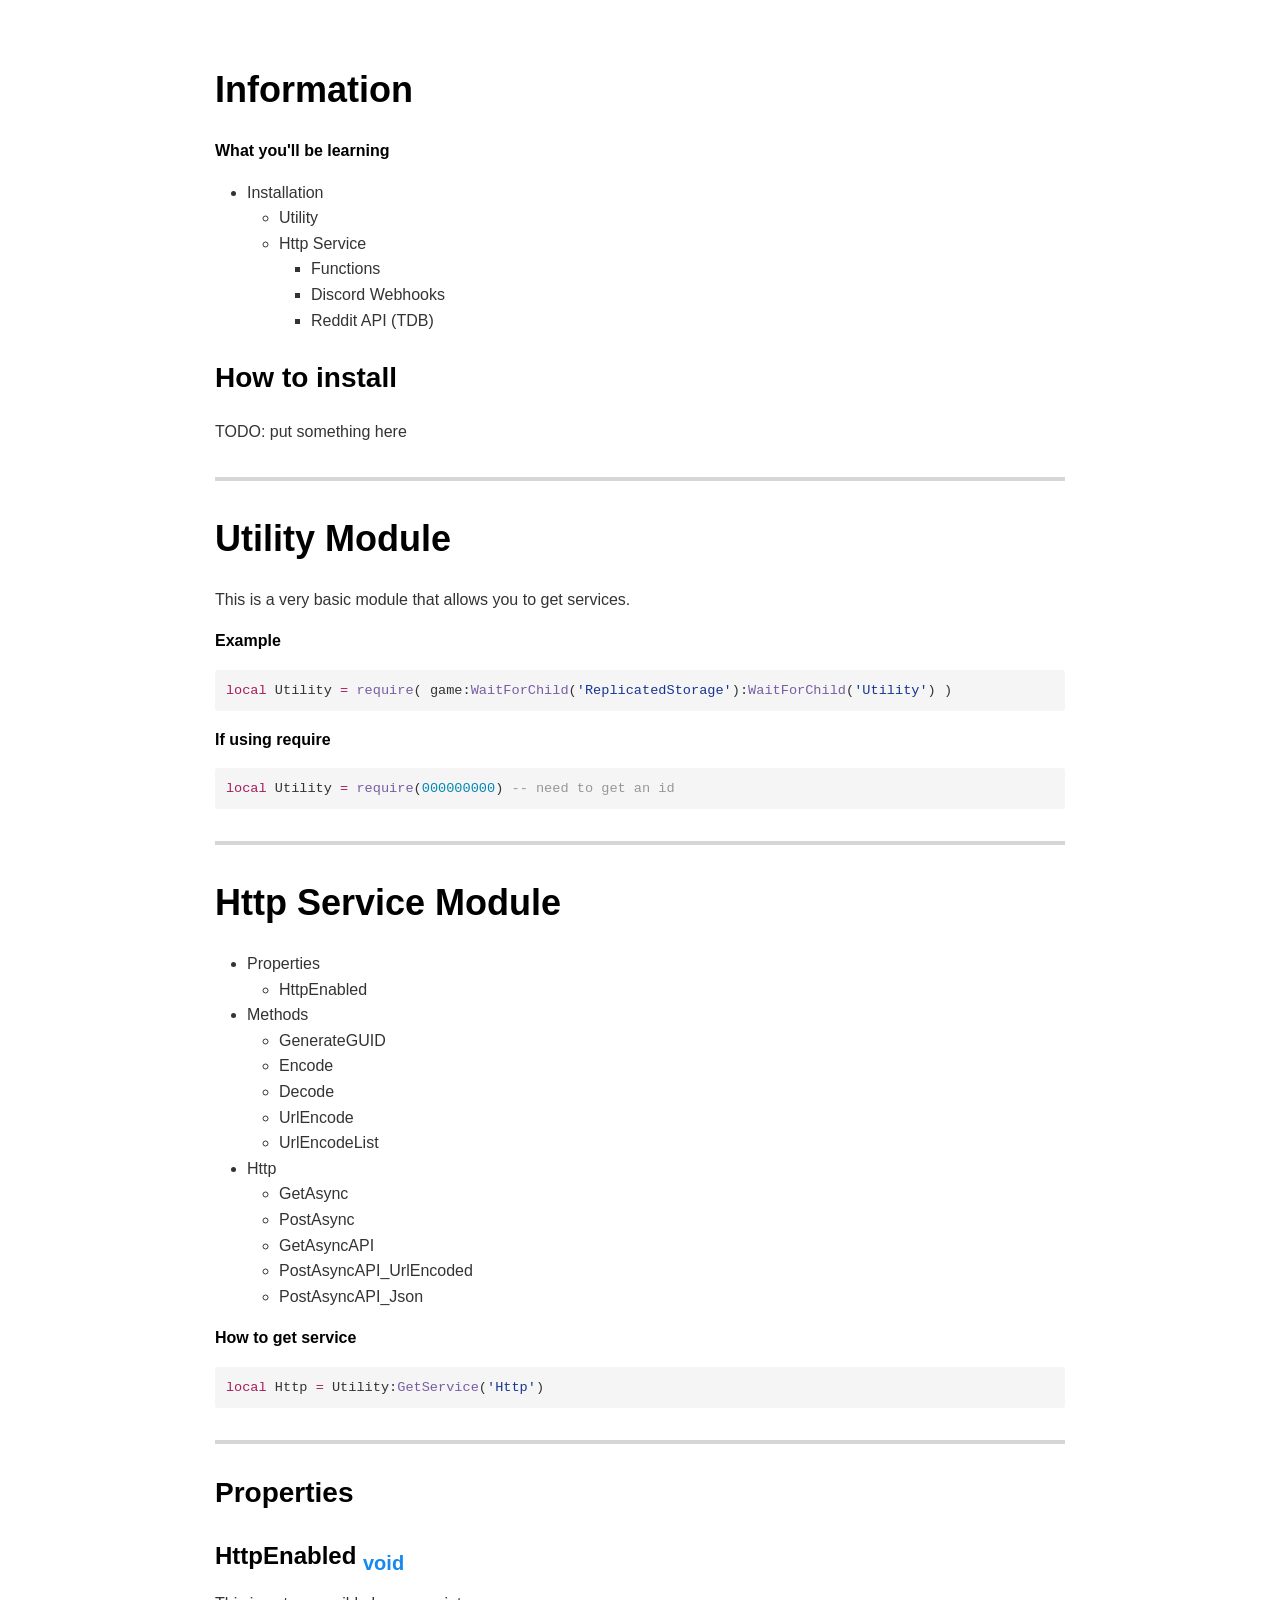
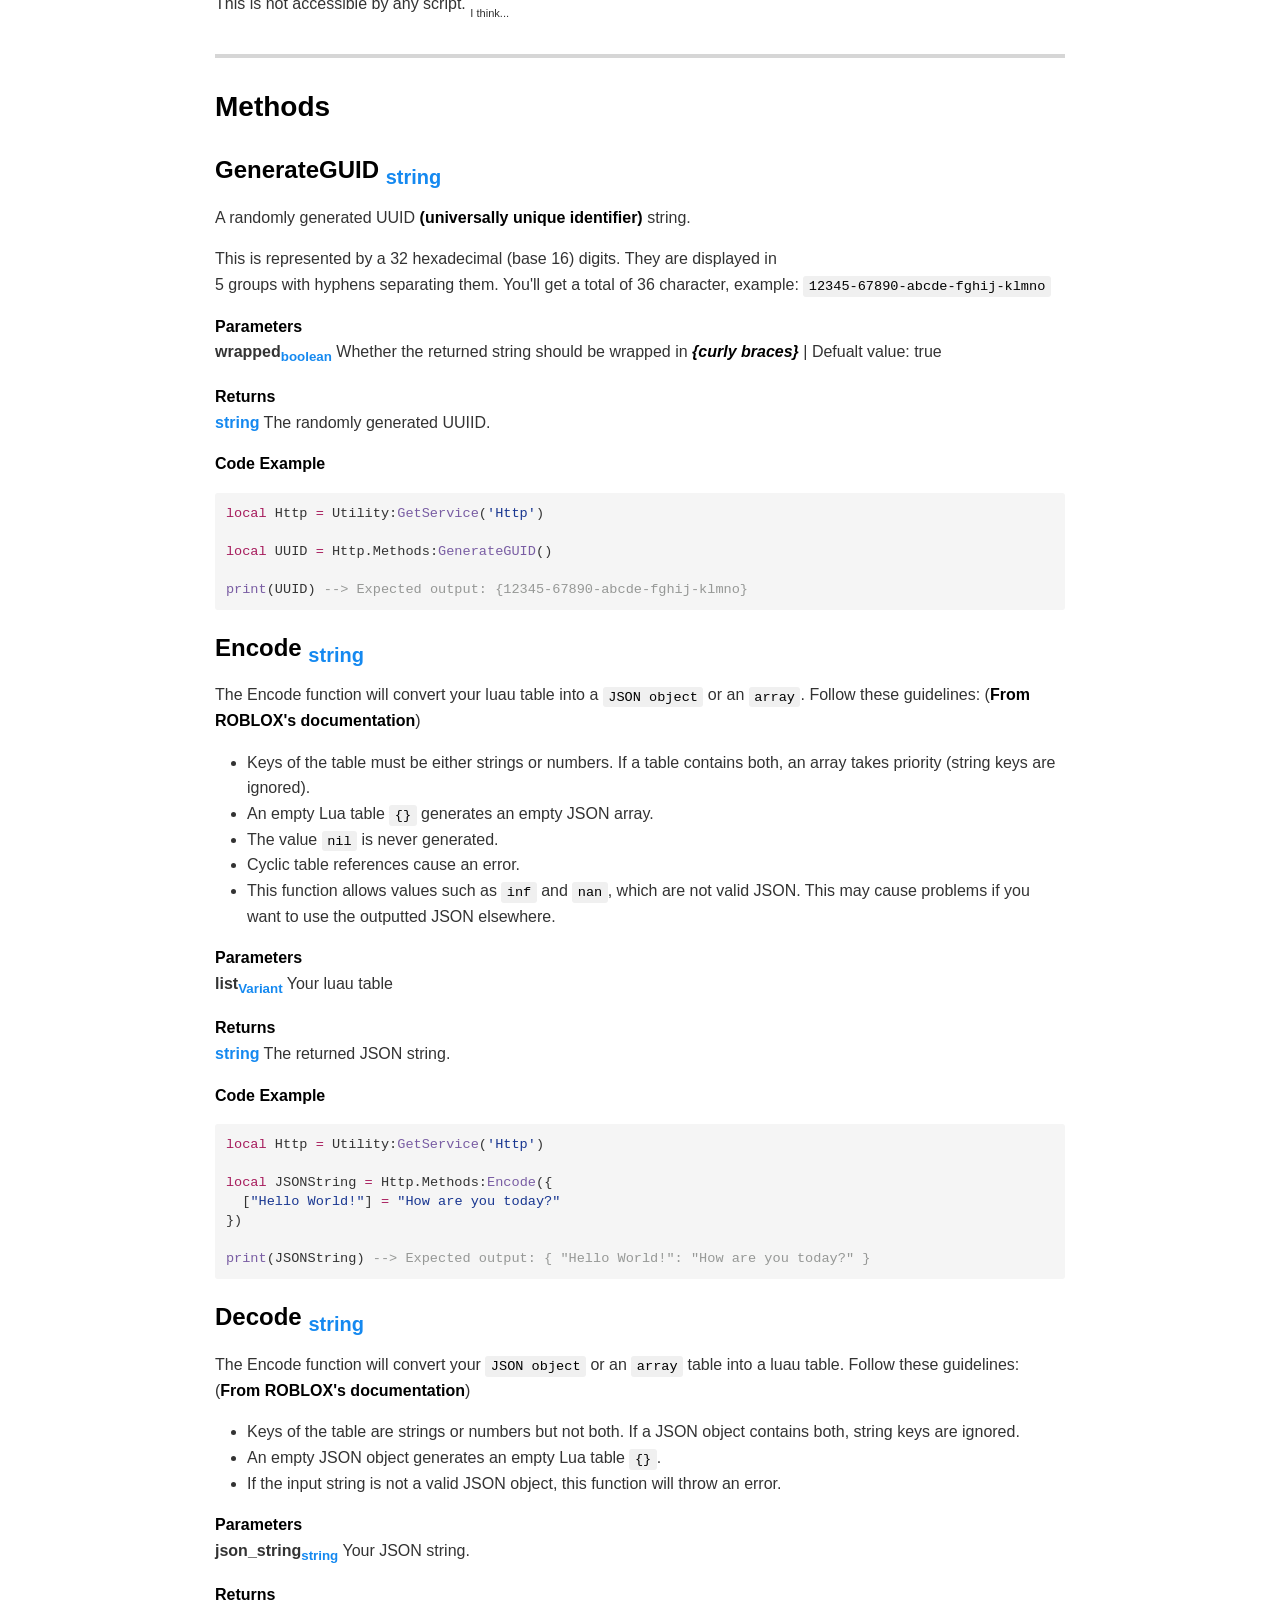
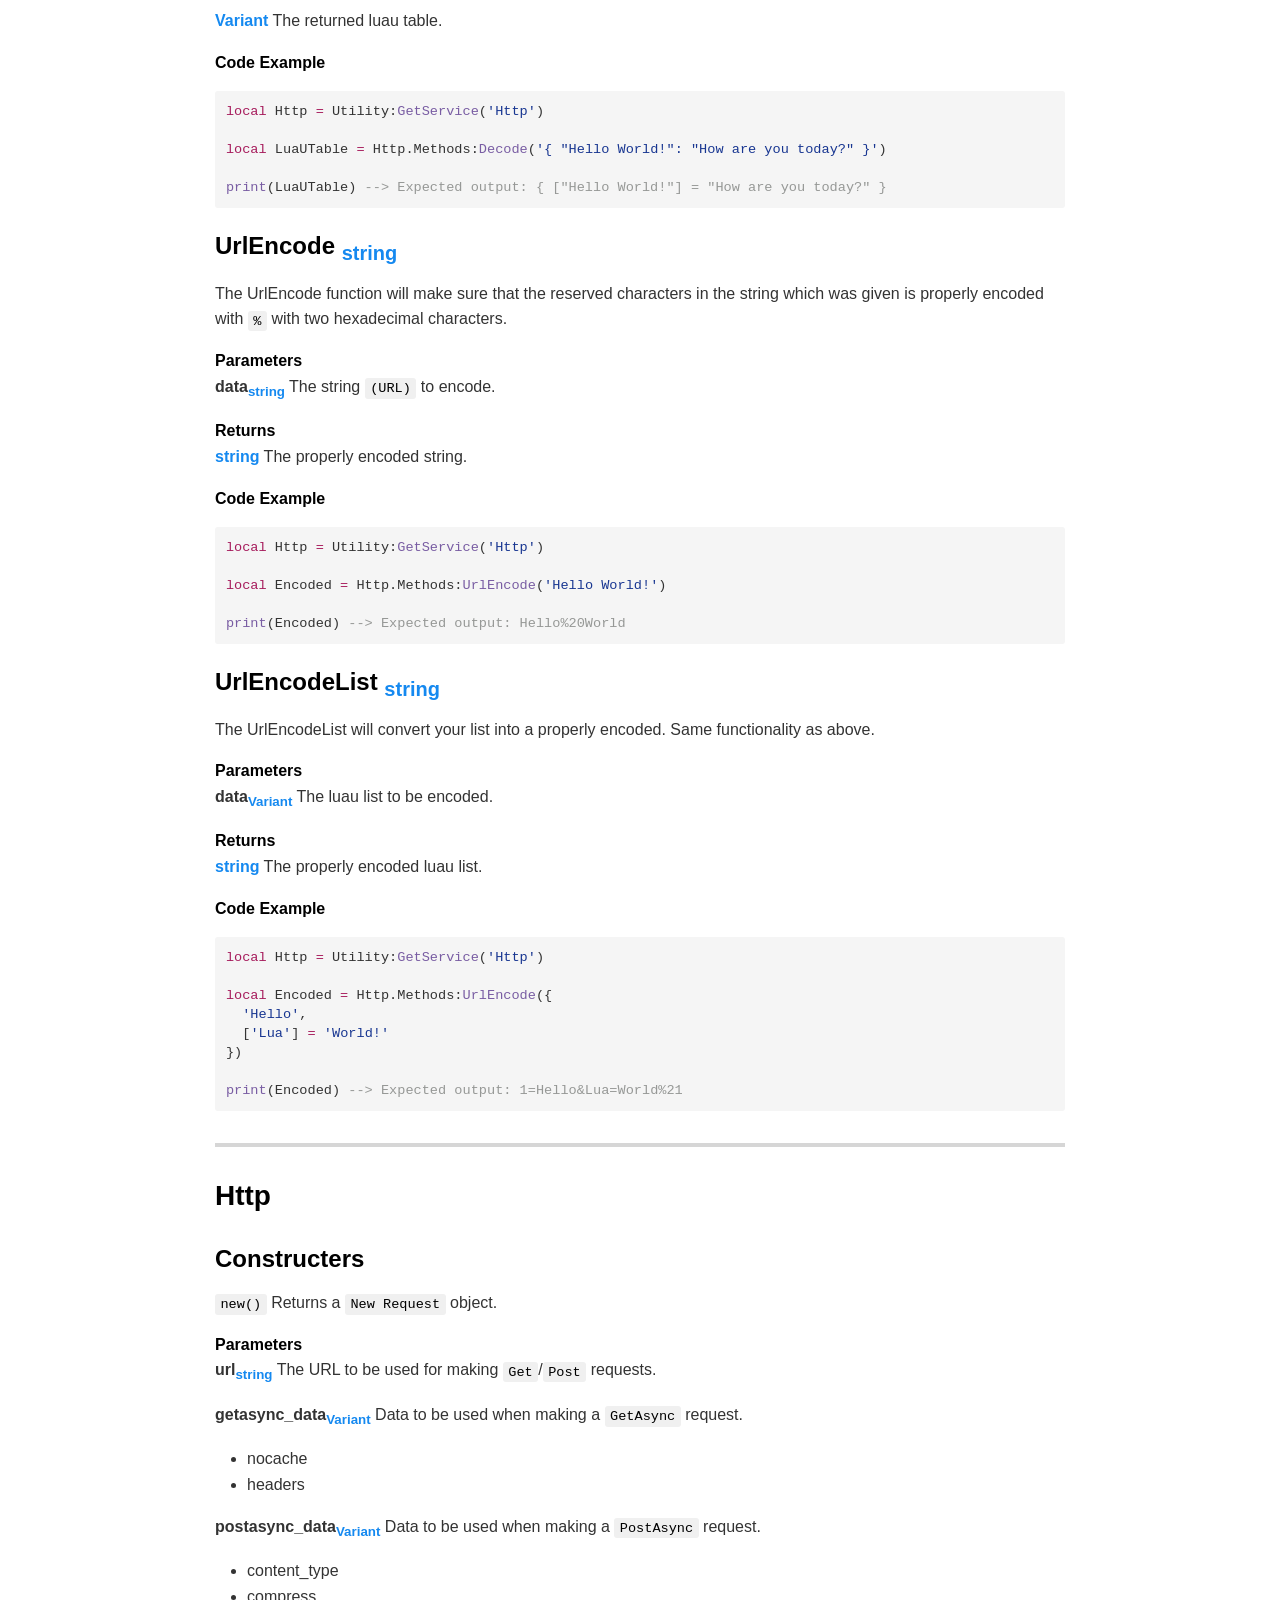
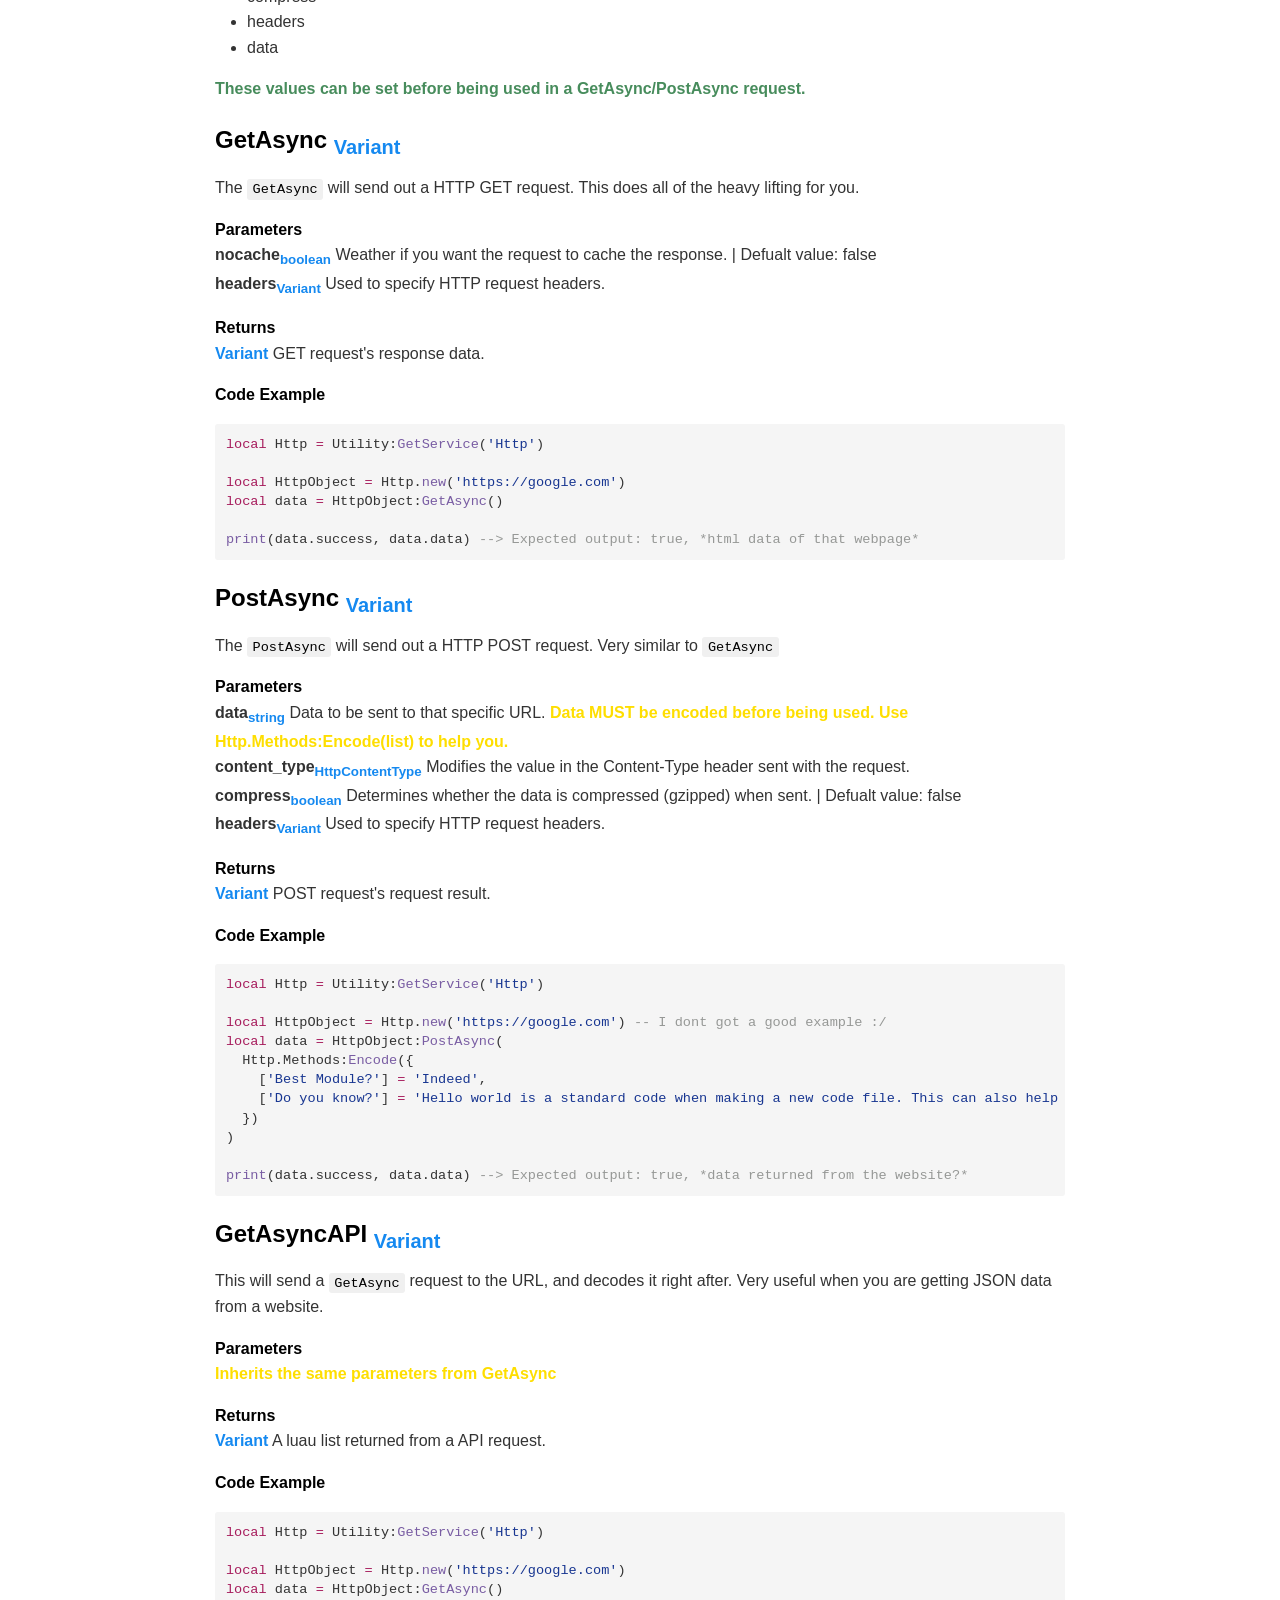
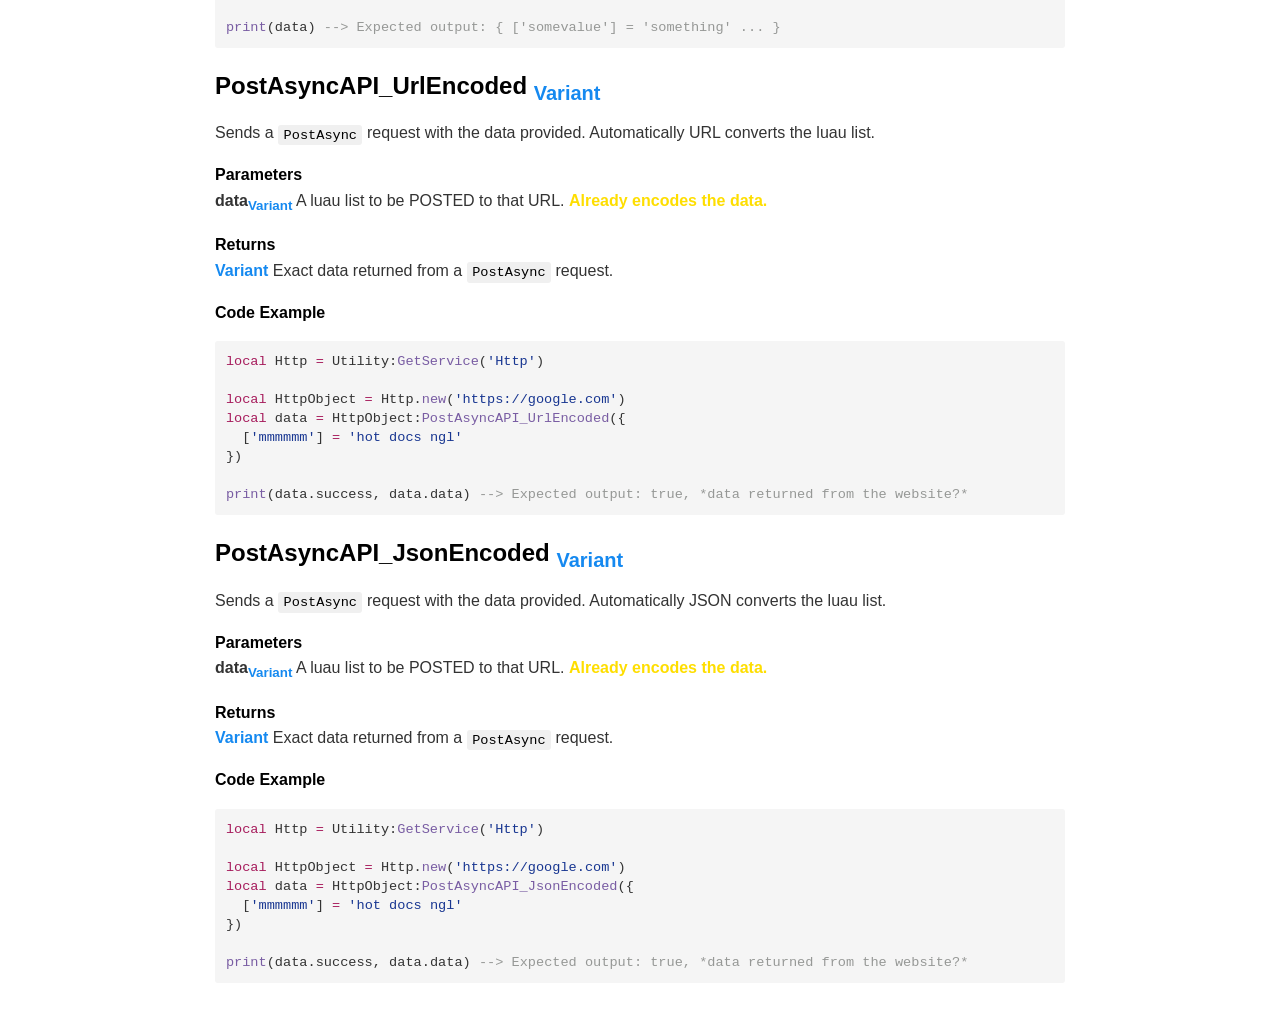
<file: index.html>
<!DOCTYPE html><html><head>
      <title>Utilities Docs</title>
      <meta charset="utf-8">
      <meta name="viewport" content="width=device-width, initial-scale=1.0">
      
      <link rel="stylesheet" href="githubdark.css">
      
      
      
      
      
      
      
      
      
      <style>
      /**
 * prism.js Github theme based on GitHub's theme.
 * @author Sam Clarke
 */
code[class*="language-"],
pre[class*="language-"] {
  color: #333;
  background: none;
  font-family: Consolas, "Liberation Mono", Menlo, Courier, monospace;
  text-align: left;
  white-space: pre;
  word-spacing: normal;
  word-break: normal;
  word-wrap: normal;
  line-height: 1.4;

  -moz-tab-size: 8;
  -o-tab-size: 8;
  tab-size: 8;

  -webkit-hyphens: none;
  -moz-hyphens: none;
  -ms-hyphens: none;
  hyphens: none;
}

/* Code blocks */
pre[class*="language-"] {
  padding: .8em;
  overflow: auto;
  /* border: 1px solid #ddd; */
  border-radius: 3px;
  /* background: #fff; */
  background: #f5f5f5;
}

/* Inline code */
:not(pre) > code[class*="language-"] {
  padding: .1em;
  border-radius: .3em;
  white-space: normal;
  background: #f5f5f5;
}

.token.comment,
.token.blockquote {
  color: #969896;
}

.token.cdata {
  color: #183691;
}

.token.doctype,
.token.punctuation,
.token.variable,
.token.macro.property {
  color: #333;
}

.token.operator,
.token.important,
.token.keyword,
.token.rule,
.token.builtin {
  color: #a71d5d;
}

.token.string,
.token.url,
.token.regex,
.token.attr-value {
  color: #183691;
}

.token.property,
.token.number,
.token.boolean,
.token.entity,
.token.atrule,
.token.constant,
.token.symbol,
.token.command,
.token.code {
  color: #0086b3;
}

.token.tag,
.token.selector,
.token.prolog {
  color: #63a35c;
}

.token.function,
.token.namespace,
.token.pseudo-element,
.token.class,
.token.class-name,
.token.pseudo-class,
.token.id,
.token.url-reference .token.variable,
.token.attr-name {
  color: #795da3;
}

.token.entity {
  cursor: help;
}

.token.title,
.token.title .token.punctuation {
  font-weight: bold;
  color: #1d3e81;
}

.token.list {
  color: #ed6a43;
}

.token.inserted {
  background-color: #eaffea;
  color: #55a532;
}

.token.deleted {
  background-color: #ffecec;
  color: #bd2c00;
}

.token.bold {
  font-weight: bold;
}

.token.italic {
  font-style: italic;
}


/* JSON */
.language-json .token.property {
  color: #183691;
}

.language-markup .token.tag .token.punctuation {
  color: #333;
}

/* CSS */
code.language-css,
.language-css .token.function {
  color: #0086b3;
}

/* YAML */
.language-yaml .token.atrule {
  color: #63a35c;
}

code.language-yaml {
  color: #183691;
}

/* Ruby */
.language-ruby .token.function {
  color: #333;
}

/* Markdown */
.language-markdown .token.url {
  color: #795da3;
}

/* Makefile */
.language-makefile .token.symbol {
  color: #795da3;
}

.language-makefile .token.variable {
  color: #183691;
}

.language-makefile .token.builtin {
  color: #0086b3;
}

/* Bash */
.language-bash .token.keyword {
  color: #0086b3;
}

/* highlight */
pre[data-line] {
  position: relative;
  padding: 1em 0 1em 3em;
}
pre[data-line] .line-highlight-wrapper {
  position: absolute;
  top: 0;
  left: 0;
  background-color: transparent;
  display: block;
  width: 100%;
}

pre[data-line] .line-highlight {
  position: absolute;
  left: 0;
  right: 0;
  padding: inherit 0;
  margin-top: 1em;
  background: hsla(24, 20%, 50%,.08);
  background: linear-gradient(to right, hsla(24, 20%, 50%,.1) 70%, hsla(24, 20%, 50%,0));
  pointer-events: none;
  line-height: inherit;
  white-space: pre;
}

pre[data-line] .line-highlight:before, 
pre[data-line] .line-highlight[data-end]:after {
  content: attr(data-start);
  position: absolute;
  top: .4em;
  left: .6em;
  min-width: 1em;
  padding: 0 .5em;
  background-color: hsla(24, 20%, 50%,.4);
  color: hsl(24, 20%, 95%);
  font: bold 65%/1.5 sans-serif;
  text-align: center;
  vertical-align: .3em;
  border-radius: 999px;
  text-shadow: none;
  box-shadow: 0 1px white;
}

pre[data-line] .line-highlight[data-end]:after {
  content: attr(data-end);
  top: auto;
  bottom: .4em;
}html body{font-family:"Helvetica Neue",Helvetica,"Segoe UI",Arial,freesans,sans-serif;font-size:16px;line-height:1.6;color:#333;background-color:#fff;overflow:initial;box-sizing:border-box;word-wrap:break-word}html body>:first-child{margin-top:0}html body h1,html body h2,html body h3,html body h4,html body h5,html body h6{line-height:1.2;margin-top:1em;margin-bottom:16px;color:#000}html body h1{font-size:2.25em;font-weight:300;padding-bottom:.3em}html body h2{font-size:1.75em;font-weight:400;padding-bottom:.3em}html body h3{font-size:1.5em;font-weight:500}html body h4{font-size:1.25em;font-weight:600}html body h5{font-size:1.1em;font-weight:600}html body h6{font-size:1em;font-weight:600}html body h1,html body h2,html body h3,html body h4,html body h5{font-weight:600}html body h5{font-size:1em}html body h6{color:#5c5c5c}html body strong{color:#000}html body del{color:#5c5c5c}html body a:not([href]){color:inherit;text-decoration:none}html body a{color:#08c;text-decoration:none}html body a:hover{color:#00a3f5;text-decoration:none}html body img{max-width:100%}html body>p{margin-top:0;margin-bottom:16px;word-wrap:break-word}html body>ul,html body>ol{margin-bottom:16px}html body ul,html body ol{padding-left:2em}html body ul.no-list,html body ol.no-list{padding:0;list-style-type:none}html body ul ul,html body ul ol,html body ol ol,html body ol ul{margin-top:0;margin-bottom:0}html body li{margin-bottom:0}html body li.task-list-item{list-style:none}html body li>p{margin-top:0;margin-bottom:0}html body .task-list-item-checkbox{margin:0 .2em .25em -1.8em;vertical-align:middle}html body .task-list-item-checkbox:hover{cursor:pointer}html body blockquote{margin:16px 0;font-size:inherit;padding:0 15px;color:#5c5c5c;background-color:#f0f0f0;border-left:4px solid #d6d6d6}html body blockquote>:first-child{margin-top:0}html body blockquote>:last-child{margin-bottom:0}html body hr{height:4px;margin:32px 0;background-color:#d6d6d6;border:0 none}html body table{margin:10px 0 15px 0;border-collapse:collapse;border-spacing:0;display:block;width:100%;overflow:auto;word-break:normal;word-break:keep-all}html body table th{font-weight:bold;color:#000}html body table td,html body table th{border:1px solid #d6d6d6;padding:6px 13px}html body dl{padding:0}html body dl dt{padding:0;margin-top:16px;font-size:1em;font-style:italic;font-weight:bold}html body dl dd{padding:0 16px;margin-bottom:16px}html body code{font-family:Menlo,Monaco,Consolas,'Courier New',monospace;font-size:.85em !important;color:#000;background-color:#f0f0f0;border-radius:3px;padding:.2em 0}html body code::before,html body code::after{letter-spacing:-0.2em;content:"\00a0"}html body pre>code{padding:0;margin:0;font-size:.85em !important;word-break:normal;white-space:pre;background:transparent;border:0}html body .highlight{margin-bottom:16px}html body .highlight pre,html body pre{padding:1em;overflow:auto;font-size:.85em !important;line-height:1.45;border:#d6d6d6;border-radius:3px}html body .highlight pre{margin-bottom:0;word-break:normal}html body pre code,html body pre tt{display:inline;max-width:initial;padding:0;margin:0;overflow:initial;line-height:inherit;word-wrap:normal;background-color:transparent;border:0}html body pre code:before,html body pre tt:before,html body pre code:after,html body pre tt:after{content:normal}html body p,html body blockquote,html body ul,html body ol,html body dl,html body pre{margin-top:0;margin-bottom:16px}html body kbd{color:#000;border:1px solid #d6d6d6;border-bottom:2px solid #c7c7c7;padding:2px 4px;background-color:#f0f0f0;border-radius:3px}@media print{html body{background-color:#fff}html body h1,html body h2,html body h3,html body h4,html body h5,html body h6{color:#000;page-break-after:avoid}html body blockquote{color:#5c5c5c}html body pre{page-break-inside:avoid}html body table{display:table}html body img{display:block;max-width:100%;max-height:100%}html body pre,html body code{word-wrap:break-word;white-space:pre}}.markdown-preview{width:100%;height:100%;box-sizing:border-box}.markdown-preview .pagebreak,.markdown-preview .newpage{page-break-before:always}.markdown-preview pre.line-numbers{position:relative;padding-left:3.8em;counter-reset:linenumber}.markdown-preview pre.line-numbers>code{position:relative}.markdown-preview pre.line-numbers .line-numbers-rows{position:absolute;pointer-events:none;top:1em;font-size:100%;left:0;width:3em;letter-spacing:-1px;border-right:1px solid #999;-webkit-user-select:none;-moz-user-select:none;-ms-user-select:none;user-select:none}.markdown-preview pre.line-numbers .line-numbers-rows>span{pointer-events:none;display:block;counter-increment:linenumber}.markdown-preview pre.line-numbers .line-numbers-rows>span:before{content:counter(linenumber);color:#999;display:block;padding-right:.8em;text-align:right}.markdown-preview .mathjax-exps .MathJax_Display{text-align:center !important}.markdown-preview:not([for="preview"]) .code-chunk .btn-group{display:none}.markdown-preview:not([for="preview"]) .code-chunk .status{display:none}.markdown-preview:not([for="preview"]) .code-chunk .output-div{margin-bottom:16px}.scrollbar-style::-webkit-scrollbar{width:8px}.scrollbar-style::-webkit-scrollbar-track{border-radius:10px;background-color:transparent}.scrollbar-style::-webkit-scrollbar-thumb{border-radius:5px;background-color:rgba(150,150,150,0.66);border:4px solid rgba(150,150,150,0.66);background-clip:content-box}html body[for="html-export"]:not([data-presentation-mode]){position:relative;width:100%;height:100%;top:0;left:0;margin:0;padding:0;overflow:auto}html body[for="html-export"]:not([data-presentation-mode]) .markdown-preview{position:relative;top:0}@media screen and (min-width:914px){html body[for="html-export"]:not([data-presentation-mode]) .markdown-preview{padding:2em calc(50% - 457px + 2em)}}@media screen and (max-width:914px){html body[for="html-export"]:not([data-presentation-mode]) .markdown-preview{padding:2em}}@media screen and (max-width:450px){html body[for="html-export"]:not([data-presentation-mode]) .markdown-preview{font-size:14px !important;padding:1em}}@media print{html body[for="html-export"]:not([data-presentation-mode]) #sidebar-toc-btn{display:none}}html body[for="html-export"]:not([data-presentation-mode]) #sidebar-toc-btn{position:fixed;bottom:8px;left:8px;font-size:28px;cursor:pointer;color:inherit;z-index:99;width:32px;text-align:center;opacity:.4}html body[for="html-export"]:not([data-presentation-mode])[html-show-sidebar-toc] #sidebar-toc-btn{opacity:1}html body[for="html-export"]:not([data-presentation-mode])[html-show-sidebar-toc] .md-sidebar-toc{position:fixed;top:0;left:0;width:300px;height:100%;padding:32px 0 48px 0;font-size:14px;box-shadow:0 0 4px rgba(150,150,150,0.33);box-sizing:border-box;overflow:auto;background-color:inherit}html body[for="html-export"]:not([data-presentation-mode])[html-show-sidebar-toc] .md-sidebar-toc::-webkit-scrollbar{width:8px}html body[for="html-export"]:not([data-presentation-mode])[html-show-sidebar-toc] .md-sidebar-toc::-webkit-scrollbar-track{border-radius:10px;background-color:transparent}html body[for="html-export"]:not([data-presentation-mode])[html-show-sidebar-toc] .md-sidebar-toc::-webkit-scrollbar-thumb{border-radius:5px;background-color:rgba(150,150,150,0.66);border:4px solid rgba(150,150,150,0.66);background-clip:content-box}html body[for="html-export"]:not([data-presentation-mode])[html-show-sidebar-toc] .md-sidebar-toc a{text-decoration:none}html body[for="html-export"]:not([data-presentation-mode])[html-show-sidebar-toc] .md-sidebar-toc ul{padding:0 1.6em;margin-top:.8em}html body[for="html-export"]:not([data-presentation-mode])[html-show-sidebar-toc] .md-sidebar-toc li{margin-bottom:.8em}html body[for="html-export"]:not([data-presentation-mode])[html-show-sidebar-toc] .md-sidebar-toc ul{list-style-type:none}html body[for="html-export"]:not([data-presentation-mode])[html-show-sidebar-toc] .markdown-preview{left:300px;width:calc(100% -  300px);padding:2em calc(50% - 457px -  150px);margin:0;box-sizing:border-box}@media screen and (max-width:1274px){html body[for="html-export"]:not([data-presentation-mode])[html-show-sidebar-toc] .markdown-preview{padding:2em}}@media screen and (max-width:450px){html body[for="html-export"]:not([data-presentation-mode])[html-show-sidebar-toc] .markdown-preview{width:100%}}html body[for="html-export"]:not([data-presentation-mode]):not([html-show-sidebar-toc]) .markdown-preview{left:50%;transform:translateX(-50%)}html body[for="html-export"]:not([data-presentation-mode]):not([html-show-sidebar-toc]) .md-sidebar-toc{display:none}
/* Please visit the URL below for more information: */
/*   https://shd101wyy.github.io/markdown-preview-enhanced/#/customize-css */

      </style>
    </head>
    <body for="html-export">
      <div class="mume markdown-preview  ">
      <h1 class="mume-header" id="information">Information</h1>

<p><strong>What you&apos;ll be learning</strong></p>
<ul>
<li>Installation
<ul>
<li>Utility</li>
<li>Http Service
<ul>
<li>Functions</li>
<li>Discord Webhooks</li>
<li>Reddit API (TDB)</li>
</ul>
</li>
</ul>
</li>
</ul>
<h2 class="mume-header" id="how-to-install">How to install</h2>

<p>TODO: put something here</p>
<hr>
<h1 class="mume-header" id="utility-module">Utility Module</h1>

<p>This is a very basic module that allows you to get services.</p>
<p><strong>Example</strong></p>
<pre data-role="codeBlock" data-info="lua" class="language-lua"><span class="token keyword keyword-local">local</span> Utility <span class="token operator">=</span> <span class="token function">require</span><span class="token punctuation">(</span> game<span class="token punctuation">:</span><span class="token function">WaitForChild</span><span class="token punctuation">(</span><span class="token string">&apos;ReplicatedStorage&apos;</span><span class="token punctuation">)</span><span class="token punctuation">:</span><span class="token function">WaitForChild</span><span class="token punctuation">(</span><span class="token string">&apos;Utility&apos;</span><span class="token punctuation">)</span> <span class="token punctuation">)</span>
</pre><p><strong>If using require</strong></p>
<pre data-role="codeBlock" data-info="lua" class="language-lua"><span class="token keyword keyword-local">local</span> Utility <span class="token operator">=</span> <span class="token function">require</span><span class="token punctuation">(</span><span class="token number">000000000</span><span class="token punctuation">)</span> <span class="token comment">-- need to get an id</span>
</pre><hr>
<h1 class="mume-header" id="http-service-module">Http Service Module</h1>

<ul>
<li>Properties
<ul>
<li>HttpEnabled</li>
</ul>
</li>
<li>Methods
<ul>
<li>GenerateGUID</li>
<li>Encode</li>
<li>Decode</li>
<li>UrlEncode</li>
<li>UrlEncodeList</li>
</ul>
</li>
<li>Http
<ul>
<li>GetAsync</li>
<li>PostAsync</li>
<li>GetAsyncAPI</li>
<li>PostAsyncAPI_UrlEncoded</li>
<li>PostAsyncAPI_Json</li>
</ul>
</li>
</ul>
<p><strong>How to get service</strong></p>
<pre data-role="codeBlock" data-info="lua" class="language-lua"><span class="token keyword keyword-local">local</span> Http <span class="token operator">=</span> Utility<span class="token punctuation">:</span><span class="token function">GetService</span><span class="token punctuation">(</span><span class="token string">&apos;Http&apos;</span><span class="token punctuation">)</span>
</pre><hr>
<h2 class="mume-header" id="properties">Properties</h2>

<h3 class="mume-header" id="httpenabled-sub-stylecolor-1589f0void">HttpEnabled <sub style="color: #1589F0">void</sub></h3>

<p>This is not accessible by any script. <sub><sub>I think...</sub></sub></p>
<hr>
<h2 class="mume-header" id="methods">Methods</h2>

<h3 class="mume-header" id="generateguid-sub-stylecolor-1589f0string">GenerateGUID <sub style="color: #1589F0">string</sub></h3>

<p>A randomly generated UUID <strong>(universally unique identifier)</strong> string.</p>
<p>This is represented by a 32 hexadecimal (base 16) digits. They are displayed in<br>
5 groups with hyphens separating them. You&apos;ll get a total of 36 character, example: <code>12345-67890-abcde-fghij-klmno</code></p>
<p><strong>Parameters</strong><br>
<b>wrapped<sub style="color: #1589F0">boolean</sub></b> Whether the returned string should be wrapped in <em><strong>{curly braces}</strong></em> | Defualt value: true</p>
<p><strong>Returns</strong><br>
<b style="color: #1589F0">string</b> The randomly generated UUIID.</p>
<p><strong>Code Example</strong></p>
<pre data-role="codeBlock" data-info="lua" class="language-lua"><span class="token keyword keyword-local">local</span> Http <span class="token operator">=</span> Utility<span class="token punctuation">:</span><span class="token function">GetService</span><span class="token punctuation">(</span><span class="token string">&apos;Http&apos;</span><span class="token punctuation">)</span>

<span class="token keyword keyword-local">local</span> UUID <span class="token operator">=</span> Http<span class="token punctuation">.</span>Methods<span class="token punctuation">:</span><span class="token function">GenerateGUID</span><span class="token punctuation">(</span><span class="token punctuation">)</span>

<span class="token function">print</span><span class="token punctuation">(</span>UUID<span class="token punctuation">)</span> <span class="token comment">--&gt; Expected output: {12345-67890-abcde-fghij-klmno}</span>
</pre><h3 class="mume-header" id="encode-sub-stylecolor-1589f0string">Encode <sub style="color: #1589F0">string</sub></h3>

<p>The Encode function will convert your luau table into a <code>JSON object</code> or an <code>array</code>. Follow these guidelines: (<strong>From ROBLOX&apos;s documentation</strong>)</p>
<ul>
<li>Keys of the table must be either strings or numbers. If a table contains both, an array takes priority (string keys are ignored).</li>
<li>An empty Lua table <code>{}</code> generates an empty JSON array.</li>
<li>The value <code>nil</code> is never generated.</li>
<li>Cyclic table references cause an error.</li>
<li>This function allows values such as <code>inf</code> and <code>nan</code>, which are not valid JSON. This may cause problems if you want to use the outputted JSON elsewhere.</li>
</ul>
<p><strong>Parameters</strong><br>
<b>list<sub style="color: #1589F0">Variant</sub></b> Your luau table</p>
<p><strong>Returns</strong><br>
<b style="color: #1589F0">string</b> The returned JSON string.</p>
<p><strong>Code Example</strong></p>
<pre data-role="codeBlock" data-info="lua" class="language-lua"><span class="token keyword keyword-local">local</span> Http <span class="token operator">=</span> Utility<span class="token punctuation">:</span><span class="token function">GetService</span><span class="token punctuation">(</span><span class="token string">&apos;Http&apos;</span><span class="token punctuation">)</span>

<span class="token keyword keyword-local">local</span> JSONString <span class="token operator">=</span> Http<span class="token punctuation">.</span>Methods<span class="token punctuation">:</span><span class="token function">Encode</span><span class="token punctuation">(</span><span class="token punctuation">{</span> 
  <span class="token punctuation">[</span><span class="token string">&quot;Hello World!&quot;</span><span class="token punctuation">]</span> <span class="token operator">=</span> <span class="token string">&quot;How are you today?&quot;</span> 
<span class="token punctuation">}</span><span class="token punctuation">)</span>

<span class="token function">print</span><span class="token punctuation">(</span>JSONString<span class="token punctuation">)</span> <span class="token comment">--&gt; Expected output: { &quot;Hello World!&quot;: &quot;How are you today?&quot; }</span>
</pre><h3 class="mume-header" id="decode-sub-stylecolor-1589f0string">Decode <sub style="color: #1589F0">string</sub></h3>

<p>The Encode function will convert your <code>JSON object</code> or an <code>array</code> table into a luau table. Follow these guidelines: (<strong>From ROBLOX&apos;s documentation</strong>)</p>
<ul>
<li>Keys of the table are strings or numbers but not both. If a JSON object contains both, string keys are ignored.</li>
<li>An empty JSON object generates an empty Lua table <code>{}</code>.</li>
<li>If the input string is not a valid JSON object, this function will throw an error.</li>
</ul>
<p><strong>Parameters</strong><br>
<b>json_string<sub style="color: #1589F0">string</sub></b> Your JSON string.</p>
<p><strong>Returns</strong><br>
<b style="color: #1589F0">Variant</b> The returned luau table.</p>
<p><strong>Code Example</strong></p>
<pre data-role="codeBlock" data-info="lua" class="language-lua"><span class="token keyword keyword-local">local</span> Http <span class="token operator">=</span> Utility<span class="token punctuation">:</span><span class="token function">GetService</span><span class="token punctuation">(</span><span class="token string">&apos;Http&apos;</span><span class="token punctuation">)</span>

<span class="token keyword keyword-local">local</span> LuaUTable <span class="token operator">=</span> Http<span class="token punctuation">.</span>Methods<span class="token punctuation">:</span><span class="token function">Decode</span><span class="token punctuation">(</span><span class="token string">&apos;{ &quot;Hello World!&quot;: &quot;How are you today?&quot; }&apos;</span><span class="token punctuation">)</span>

<span class="token function">print</span><span class="token punctuation">(</span>LuaUTable<span class="token punctuation">)</span> <span class="token comment">--&gt; Expected output: { [&quot;Hello World!&quot;] = &quot;How are you today?&quot; }</span>
</pre><h3 class="mume-header" id="urlencode-sub-stylecolor-1589f0string">UrlEncode <sub style="color: #1589F0">string</sub></h3>

<p>The UrlEncode function will make sure that the reserved characters in the string which was given is properly encoded with <code>%</code> with two hexadecimal characters.</p>
<p><strong>Parameters</strong><br>
<b>data<sub style="color: #1589F0">string</sub></b> The string <code>(URL)</code> to encode.</p>
<p><strong>Returns</strong><br>
<b style="color: #1589F0">string</b> The properly encoded string.</p>
<p><strong>Code Example</strong></p>
<pre data-role="codeBlock" data-info="lua" class="language-lua"><span class="token keyword keyword-local">local</span> Http <span class="token operator">=</span> Utility<span class="token punctuation">:</span><span class="token function">GetService</span><span class="token punctuation">(</span><span class="token string">&apos;Http&apos;</span><span class="token punctuation">)</span>

<span class="token keyword keyword-local">local</span> Encoded <span class="token operator">=</span> Http<span class="token punctuation">.</span>Methods<span class="token punctuation">:</span><span class="token function">UrlEncode</span><span class="token punctuation">(</span><span class="token string">&apos;Hello World!&apos;</span><span class="token punctuation">)</span>

<span class="token function">print</span><span class="token punctuation">(</span>Encoded<span class="token punctuation">)</span> <span class="token comment">--&gt; Expected output: Hello%20World</span>
</pre><h3 class="mume-header" id="urlencodelist-sub-stylecolor-1589f0string">UrlEncodeList <sub style="color: #1589F0">string</sub></h3>

<p>The UrlEncodeList will convert your list into a properly encoded. Same functionality as above.</p>
<p><strong>Parameters</strong><br>
<b>data<sub style="color: #1589F0">Variant</sub></b> The luau list to be encoded.</p>
<p><strong>Returns</strong><br>
<b style="color: #1589F0">string</b> The properly encoded luau list.</p>
<p><strong>Code Example</strong></p>
<pre data-role="codeBlock" data-info="lua" class="language-lua"><span class="token keyword keyword-local">local</span> Http <span class="token operator">=</span> Utility<span class="token punctuation">:</span><span class="token function">GetService</span><span class="token punctuation">(</span><span class="token string">&apos;Http&apos;</span><span class="token punctuation">)</span>

<span class="token keyword keyword-local">local</span> Encoded <span class="token operator">=</span> Http<span class="token punctuation">.</span>Methods<span class="token punctuation">:</span><span class="token function">UrlEncode</span><span class="token punctuation">(</span><span class="token punctuation">{</span>
  <span class="token string">&apos;Hello&apos;</span><span class="token punctuation">,</span>
  <span class="token punctuation">[</span><span class="token string">&apos;Lua&apos;</span><span class="token punctuation">]</span> <span class="token operator">=</span> <span class="token string">&apos;World!&apos;</span>
<span class="token punctuation">}</span><span class="token punctuation">)</span>

<span class="token function">print</span><span class="token punctuation">(</span>Encoded<span class="token punctuation">)</span> <span class="token comment">--&gt; Expected output: 1=Hello&amp;Lua=World%21</span>
</pre><hr>
<h2 class="mume-header" id="http">Http</h2>

<h3 class="mume-header" id="constructers">Constructers</h3>

<p><code>new()</code> Returns a <code>New Request</code> object.</p>
<p><strong>Parameters</strong><br>
<b>url<sub style="color: #1589F0">string</sub></b> The URL to be used for making <code>Get</code>/<code>Post</code> requests.</p>
<p><b>getasync_data<sub style="color: #1589F0">Variant</sub></b> Data to be used when making a <code>GetAsync</code> request.</p>
<ul>
<li>nocache</li>
<li>headers</li>
</ul>
<p><b>postasync_data<sub style="color: #1589F0">Variant</sub></b> Data to be used when making a <code>PostAsync</code> request.</p>
<ul>
<li>content_type</li>
<li>compress</li>
<li>headers</li>
<li>data</li>
</ul>
<p><b style="color: #478C5C">These values can be set before being used in a GetAsync/PostAsync request.</b></p>
<h3 class="mume-header" id="getasync-sub-stylecolor-1589f0variant">GetAsync <sub style="color: #1589F0">Variant</sub></h3>

<p>The <code>GetAsync</code> will send out a HTTP GET request. This does all of the heavy lifting for you.</p>
<p><strong>Parameters</strong><br>
<b>nocache<sub style="color: #1589F0">boolean</sub></b> Weather if you want the request to cache the response. | Defualt value: false<br>
<b>headers<sub style="color: #1589F0">Variant</sub></b> Used to specify HTTP request headers.</p>
<p><strong>Returns</strong><br>
<b style="color: #1589F0">Variant</b> GET request&apos;s response data.</p>
<p><strong>Code Example</strong></p>
<pre data-role="codeBlock" data-info="lua" class="language-lua"><span class="token keyword keyword-local">local</span> Http <span class="token operator">=</span> Utility<span class="token punctuation">:</span><span class="token function">GetService</span><span class="token punctuation">(</span><span class="token string">&apos;Http&apos;</span><span class="token punctuation">)</span>

<span class="token keyword keyword-local">local</span> HttpObject <span class="token operator">=</span> Http<span class="token punctuation">.</span><span class="token function">new</span><span class="token punctuation">(</span><span class="token string">&apos;https://google.com&apos;</span><span class="token punctuation">)</span>
<span class="token keyword keyword-local">local</span> data <span class="token operator">=</span> HttpObject<span class="token punctuation">:</span><span class="token function">GetAsync</span><span class="token punctuation">(</span><span class="token punctuation">)</span>

<span class="token function">print</span><span class="token punctuation">(</span>data<span class="token punctuation">.</span>success<span class="token punctuation">,</span> data<span class="token punctuation">.</span>data<span class="token punctuation">)</span> <span class="token comment">--&gt; Expected output: true, *html data of that webpage*</span>
</pre><h3 class="mume-header" id="postasync-sub-stylecolor-1589f0variant">PostAsync <sub style="color: #1589F0">Variant</sub></h3>

<p>The <code>PostAsync</code> will send out a HTTP POST request. Very similar to <code>GetAsync</code></p>
<p><strong>Parameters</strong><br>
<b>data<sub style="color: #1589F0">string</sub></b> Data to be sent to that specific URL. <b style="color: #FEDE00">Data MUST be encoded before being used. Use Http.Methods:Encode(list) to help you.</b><br>
<b>content_type<sub style="color: #1589F0">HttpContentType</sub></b> Modifies the value in the Content-Type header sent with the request.<br>
<b>compress<sub style="color: #1589F0">boolean</sub></b> Determines whether the data is compressed (gzipped) when sent. | Defualt value: false<br>
<b>headers<sub style="color: #1589F0">Variant</sub></b> Used to specify HTTP request headers.</p>
<p><strong>Returns</strong><br>
<b style="color: #1589F0">Variant</b> POST request&apos;s request result.</p>
<p><strong>Code Example</strong></p>
<pre data-role="codeBlock" data-info="lua" class="language-lua"><span class="token keyword keyword-local">local</span> Http <span class="token operator">=</span> Utility<span class="token punctuation">:</span><span class="token function">GetService</span><span class="token punctuation">(</span><span class="token string">&apos;Http&apos;</span><span class="token punctuation">)</span>

<span class="token keyword keyword-local">local</span> HttpObject <span class="token operator">=</span> Http<span class="token punctuation">.</span><span class="token function">new</span><span class="token punctuation">(</span><span class="token string">&apos;https://google.com&apos;</span><span class="token punctuation">)</span> <span class="token comment">-- I dont got a good example :/</span>
<span class="token keyword keyword-local">local</span> data <span class="token operator">=</span> HttpObject<span class="token punctuation">:</span><span class="token function">PostAsync</span><span class="token punctuation">(</span>
  Http<span class="token punctuation">.</span>Methods<span class="token punctuation">:</span><span class="token function">Encode</span><span class="token punctuation">(</span><span class="token punctuation">{</span>
    <span class="token punctuation">[</span><span class="token string">&apos;Best Module?&apos;</span><span class="token punctuation">]</span> <span class="token operator">=</span> <span class="token string">&apos;Indeed&apos;</span><span class="token punctuation">,</span>
    <span class="token punctuation">[</span><span class="token string">&apos;Do you know?&apos;</span><span class="token punctuation">]</span> <span class="token operator">=</span> <span class="token string">&apos;Hello world is a standard code when making a new code file. This can also help illstrate the language\&apos;s basic syntax.&apos;</span>
  <span class="token punctuation">}</span><span class="token punctuation">)</span>
<span class="token punctuation">)</span>

<span class="token function">print</span><span class="token punctuation">(</span>data<span class="token punctuation">.</span>success<span class="token punctuation">,</span> data<span class="token punctuation">.</span>data<span class="token punctuation">)</span> <span class="token comment">--&gt; Expected output: true, *data returned from the website?*</span>
</pre><h3 class="mume-header" id="getasyncapi-sub-stylecolor-1589f0variant">GetAsyncAPI <sub style="color: #1589F0">Variant</sub></h3>

<p>This will send a <code>GetAsync</code> request to the URL, and decodes it right after. Very useful when you are getting JSON data from a website.</p>
<p><strong>Parameters</strong><br>
<b style="color: #FEDE00">Inherits the same parameters from GetAsync</b></p>
<p><strong>Returns</strong><br>
<b style="color: #1589F0">Variant</b> A luau list returned from a API request.</p>
<p><strong>Code Example</strong></p>
<pre data-role="codeBlock" data-info="lua" class="language-lua"><span class="token keyword keyword-local">local</span> Http <span class="token operator">=</span> Utility<span class="token punctuation">:</span><span class="token function">GetService</span><span class="token punctuation">(</span><span class="token string">&apos;Http&apos;</span><span class="token punctuation">)</span>

<span class="token keyword keyword-local">local</span> HttpObject <span class="token operator">=</span> Http<span class="token punctuation">.</span><span class="token function">new</span><span class="token punctuation">(</span><span class="token string">&apos;https://google.com&apos;</span><span class="token punctuation">)</span>
<span class="token keyword keyword-local">local</span> data <span class="token operator">=</span> HttpObject<span class="token punctuation">:</span><span class="token function">GetAsync</span><span class="token punctuation">(</span><span class="token punctuation">)</span>

<span class="token function">print</span><span class="token punctuation">(</span>data<span class="token punctuation">)</span> <span class="token comment">--&gt; Expected output: { [&apos;somevalue&apos;] = &apos;something&apos; ... }</span>
</pre><h3 class="mume-header" id="postasyncapi_urlencoded-sub-stylecolor-1589f0variant">PostAsyncAPI_UrlEncoded <sub style="color: #1589F0">Variant</sub></h3>

<p>Sends a <code>PostAsync</code> request with the data provided. Automatically URL converts the luau list.</p>
<p><strong>Parameters</strong><br>
<b>data<sub style="color: #1589F0">Variant</sub></b> A luau list to be POSTED to that URL. <b style="color: #FEDE00">Already encodes the data.</b></p>
<p><strong>Returns</strong><br>
<b style="color: #1589F0">Variant</b> Exact data returned from a <code>PostAsync</code> request.</p>
<p><strong>Code Example</strong></p>
<pre data-role="codeBlock" data-info="lua" class="language-lua"><span class="token keyword keyword-local">local</span> Http <span class="token operator">=</span> Utility<span class="token punctuation">:</span><span class="token function">GetService</span><span class="token punctuation">(</span><span class="token string">&apos;Http&apos;</span><span class="token punctuation">)</span>

<span class="token keyword keyword-local">local</span> HttpObject <span class="token operator">=</span> Http<span class="token punctuation">.</span><span class="token function">new</span><span class="token punctuation">(</span><span class="token string">&apos;https://google.com&apos;</span><span class="token punctuation">)</span>
<span class="token keyword keyword-local">local</span> data <span class="token operator">=</span> HttpObject<span class="token punctuation">:</span><span class="token function">PostAsyncAPI_UrlEncoded</span><span class="token punctuation">(</span><span class="token punctuation">{</span>
  <span class="token punctuation">[</span><span class="token string">&apos;mmmmmm&apos;</span><span class="token punctuation">]</span> <span class="token operator">=</span> <span class="token string">&apos;hot docs ngl&apos;</span>
<span class="token punctuation">}</span><span class="token punctuation">)</span>

<span class="token function">print</span><span class="token punctuation">(</span>data<span class="token punctuation">.</span>success<span class="token punctuation">,</span> data<span class="token punctuation">.</span>data<span class="token punctuation">)</span> <span class="token comment">--&gt; Expected output: true, *data returned from the website?*</span>
</pre><h3 class="mume-header" id="postasyncapi_jsonencoded-sub-stylecolor-1589f0variant">PostAsyncAPI_JsonEncoded <sub style="color: #1589F0">Variant</sub></h3>

<p>Sends a <code>PostAsync</code> request with the data provided. Automatically JSON converts the luau list.</p>
<p><strong>Parameters</strong><br>
<b>data<sub style="color: #1589F0">Variant</sub></b> A luau list to be POSTED to that URL. <b style="color: #FEDE00">Already encodes the data.</b></p>
<p><strong>Returns</strong><br>
<b style="color: #1589F0">Variant</b> Exact data returned from a <code>PostAsync</code> request.</p>
<p><strong>Code Example</strong></p>
<pre data-role="codeBlock" data-info="lua" class="language-lua"><span class="token keyword keyword-local">local</span> Http <span class="token operator">=</span> Utility<span class="token punctuation">:</span><span class="token function">GetService</span><span class="token punctuation">(</span><span class="token string">&apos;Http&apos;</span><span class="token punctuation">)</span>

<span class="token keyword keyword-local">local</span> HttpObject <span class="token operator">=</span> Http<span class="token punctuation">.</span><span class="token function">new</span><span class="token punctuation">(</span><span class="token string">&apos;https://google.com&apos;</span><span class="token punctuation">)</span>
<span class="token keyword keyword-local">local</span> data <span class="token operator">=</span> HttpObject<span class="token punctuation">:</span><span class="token function">PostAsyncAPI_JsonEncoded</span><span class="token punctuation">(</span><span class="token punctuation">{</span>
  <span class="token punctuation">[</span><span class="token string">&apos;mmmmmm&apos;</span><span class="token punctuation">]</span> <span class="token operator">=</span> <span class="token string">&apos;hot docs ngl&apos;</span>
<span class="token punctuation">}</span><span class="token punctuation">)</span>

<span class="token function">print</span><span class="token punctuation">(</span>data<span class="token punctuation">.</span>success<span class="token punctuation">,</span> data<span class="token punctuation">.</span>data<span class="token punctuation">)</span> <span class="token comment">--&gt; Expected output: true, *data returned from the website?*</span>
</pre>
      </div>
      
      
    
    
    
    
    
    
    
    
  
    </body></html>
</file>
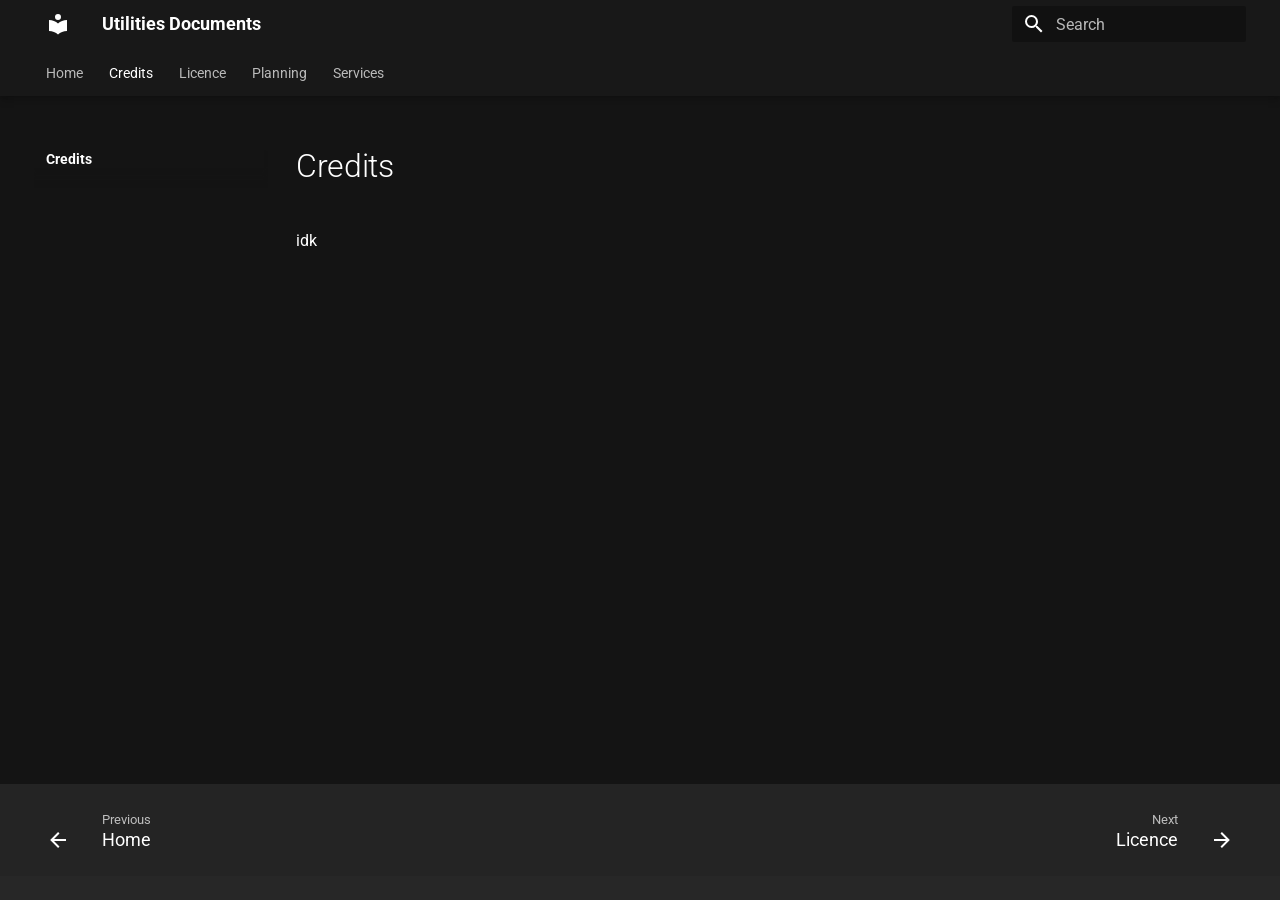
<file: credits/index.html>
<!doctype html>
<html lang="en" class="no-js">
  <head>
    
      <meta charset="utf-8">
      <meta name="viewport" content="width=device-width,initial-scale=1">
      
      
      
      <link rel="icon" href="../assets/images/favicon.png">
      <meta name="generator" content="mkdocs-1.4.2, mkdocs-material-8.5.10">
    
    
      
        <title>Credits - Utilities Documents</title>
      
    
    
      <link rel="stylesheet" href="../assets/stylesheets/main.472b142f.min.css">
      
        
        <link rel="stylesheet" href="../assets/stylesheets/palette.08040f6c.min.css">
        
      
      

    
    
    
      
        
        
        <link rel="preconnect" href="https://fonts.gstatic.com" crossorigin>
        <link rel="stylesheet" href="https://fonts.googleapis.com/css?family=Roboto:300,300i,400,400i,700,700i%7CConsolas:400,400i,700,700i&display=fallback">
        <style>:root{--md-text-font:"Roboto";--md-code-font:"Consolas"}</style>
      
    
    
      <link rel="stylesheet" href="../stylesheets/extra.css">
    
    <script>__md_scope=new URL("..",location),__md_hash=e=>[...e].reduce((e,_)=>(e<<5)-e+_.charCodeAt(0),0),__md_get=(e,_=localStorage,t=__md_scope)=>JSON.parse(_.getItem(t.pathname+"."+e)),__md_set=(e,_,t=localStorage,a=__md_scope)=>{try{t.setItem(a.pathname+"."+e,JSON.stringify(_))}catch(e){}}</script>
    
      

    
    
    
  </head>
  
  
    
    
    
    
    
    <body dir="ltr" data-md-color-scheme="slate" data-md-color-primary="" data-md-color-accent="">
  
    
    
    <input class="md-toggle" data-md-toggle="drawer" type="checkbox" id="__drawer" autocomplete="off">
    <input class="md-toggle" data-md-toggle="search" type="checkbox" id="__search" autocomplete="off">
    <label class="md-overlay" for="__drawer"></label>
    <div data-md-component="skip">
      
    </div>
    <div data-md-component="announce">
      
    </div>
    
    
      

  

<header class="md-header md-header--lifted" data-md-component="header">
  <nav class="md-header__inner md-grid" aria-label="Header">
    <a href=".." title="Utilities Documents" class="md-header__button md-logo" aria-label="Utilities Documents" data-md-component="logo">
      
  
  <svg xmlns="http://www.w3.org/2000/svg" viewBox="0 0 24 24"><path d="M12 8a3 3 0 0 0 3-3 3 3 0 0 0-3-3 3 3 0 0 0-3 3 3 3 0 0 0 3 3m0 3.54C9.64 9.35 6.5 8 3 8v11c3.5 0 6.64 1.35 9 3.54 2.36-2.19 5.5-3.54 9-3.54V8c-3.5 0-6.64 1.35-9 3.54Z"/></svg>

    </a>
    <label class="md-header__button md-icon" for="__drawer">
      <svg xmlns="http://www.w3.org/2000/svg" viewBox="0 0 24 24"><path d="M3 6h18v2H3V6m0 5h18v2H3v-2m0 5h18v2H3v-2Z"/></svg>
    </label>
    <div class="md-header__title" data-md-component="header-title">
      <div class="md-header__ellipsis">
        <div class="md-header__topic">
          <span class="md-ellipsis">
            Utilities Documents
          </span>
        </div>
        <div class="md-header__topic" data-md-component="header-topic">
          <span class="md-ellipsis">
            
              Credits
            
          </span>
        </div>
      </div>
    </div>
    
    
    
      <label class="md-header__button md-icon" for="__search">
        <svg xmlns="http://www.w3.org/2000/svg" viewBox="0 0 24 24"><path d="M9.5 3A6.5 6.5 0 0 1 16 9.5c0 1.61-.59 3.09-1.56 4.23l.27.27h.79l5 5-1.5 1.5-5-5v-.79l-.27-.27A6.516 6.516 0 0 1 9.5 16 6.5 6.5 0 0 1 3 9.5 6.5 6.5 0 0 1 9.5 3m0 2C7 5 5 7 5 9.5S7 14 9.5 14 14 12 14 9.5 12 5 9.5 5Z"/></svg>
      </label>
      <div class="md-search" data-md-component="search" role="dialog">
  <label class="md-search__overlay" for="__search"></label>
  <div class="md-search__inner" role="search">
    <form class="md-search__form" name="search">
      <input type="text" class="md-search__input" name="query" aria-label="Search" placeholder="Search" autocapitalize="off" autocorrect="off" autocomplete="off" spellcheck="false" data-md-component="search-query" required>
      <label class="md-search__icon md-icon" for="__search">
        <svg xmlns="http://www.w3.org/2000/svg" viewBox="0 0 24 24"><path d="M9.5 3A6.5 6.5 0 0 1 16 9.5c0 1.61-.59 3.09-1.56 4.23l.27.27h.79l5 5-1.5 1.5-5-5v-.79l-.27-.27A6.516 6.516 0 0 1 9.5 16 6.5 6.5 0 0 1 3 9.5 6.5 6.5 0 0 1 9.5 3m0 2C7 5 5 7 5 9.5S7 14 9.5 14 14 12 14 9.5 12 5 9.5 5Z"/></svg>
        <svg xmlns="http://www.w3.org/2000/svg" viewBox="0 0 24 24"><path d="M20 11v2H8l5.5 5.5-1.42 1.42L4.16 12l7.92-7.92L13.5 5.5 8 11h12Z"/></svg>
      </label>
      <nav class="md-search__options" aria-label="Search">
        
        <button type="reset" class="md-search__icon md-icon" title="Clear" aria-label="Clear" tabindex="-1">
          <svg xmlns="http://www.w3.org/2000/svg" viewBox="0 0 24 24"><path d="M19 6.41 17.59 5 12 10.59 6.41 5 5 6.41 10.59 12 5 17.59 6.41 19 12 13.41 17.59 19 19 17.59 13.41 12 19 6.41Z"/></svg>
        </button>
      </nav>
      
    </form>
    <div class="md-search__output">
      <div class="md-search__scrollwrap" data-md-scrollfix>
        <div class="md-search-result" data-md-component="search-result">
          <div class="md-search-result__meta">
            Initializing search
          </div>
          <ol class="md-search-result__list"></ol>
        </div>
      </div>
    </div>
  </div>
</div>
    
    
  </nav>
  
    
      
<nav class="md-tabs" aria-label="Tabs" data-md-component="tabs">
  <div class="md-tabs__inner md-grid">
    <ul class="md-tabs__list">
      
        
  
  


  <li class="md-tabs__item">
    <a href=".." class="md-tabs__link">
      Home
    </a>
  </li>

      
        
  
  
    
  


  <li class="md-tabs__item">
    <a href="./" class="md-tabs__link md-tabs__link--active">
      Credits
    </a>
  </li>

      
        
  
  


  <li class="md-tabs__item">
    <a href="../licence/" class="md-tabs__link">
      Licence
    </a>
  </li>

      
        
  
  


  <li class="md-tabs__item">
    <a href="../todo/" class="md-tabs__link">
      Planning
    </a>
  </li>

      
        
  
  


  
  
  
    <li class="md-tabs__item">
      <a href="../services/http-service/" class="md-tabs__link">
        Services
      </a>
    </li>
  

      
    </ul>
  </div>
</nav>
    
  
</header>
    
    <div class="md-container" data-md-component="container">
      
      
        
      
      <main class="md-main" data-md-component="main">
        <div class="md-main__inner md-grid">
          
            
              
              <div class="md-sidebar md-sidebar--primary" data-md-component="sidebar" data-md-type="navigation" >
                <div class="md-sidebar__scrollwrap">
                  <div class="md-sidebar__inner">
                    

  


<nav class="md-nav md-nav--primary md-nav--lifted" aria-label="Navigation" data-md-level="0">
  <label class="md-nav__title" for="__drawer">
    <a href=".." title="Utilities Documents" class="md-nav__button md-logo" aria-label="Utilities Documents" data-md-component="logo">
      
  
  <svg xmlns="http://www.w3.org/2000/svg" viewBox="0 0 24 24"><path d="M12 8a3 3 0 0 0 3-3 3 3 0 0 0-3-3 3 3 0 0 0-3 3 3 3 0 0 0 3 3m0 3.54C9.64 9.35 6.5 8 3 8v11c3.5 0 6.64 1.35 9 3.54 2.36-2.19 5.5-3.54 9-3.54V8c-3.5 0-6.64 1.35-9 3.54Z"/></svg>

    </a>
    Utilities Documents
  </label>
  
  <ul class="md-nav__list" data-md-scrollfix>
    
      
      
      

  
  
  
    <li class="md-nav__item">
      <a href=".." class="md-nav__link">
        Home
      </a>
    </li>
  

    
      
      
      

  
  
    
  
  
    <li class="md-nav__item md-nav__item--active">
      
      <input class="md-nav__toggle md-toggle" data-md-toggle="toc" type="checkbox" id="__toc">
      
      
      
      <a href="./" class="md-nav__link md-nav__link--active">
        Credits
      </a>
      
    </li>
  

    
      
      
      

  
  
  
    <li class="md-nav__item">
      <a href="../licence/" class="md-nav__link">
        Licence
      </a>
    </li>
  

    
      
      
      

  
  
  
    <li class="md-nav__item">
      <a href="../todo/" class="md-nav__link">
        Planning
      </a>
    </li>
  

    
      
      
      

  
  
  
    
    <li class="md-nav__item md-nav__item--nested">
      
      
        <input class="md-nav__toggle md-toggle md-toggle--indeterminate" data-md-toggle="__nav_5" type="checkbox" id="__nav_5" checked>
      
      
      
      
        <label class="md-nav__link" for="__nav_5">
          Services
          <span class="md-nav__icon md-icon"></span>
        </label>
      
      <nav class="md-nav" aria-label="Services" data-md-level="1">
        <label class="md-nav__title" for="__nav_5">
          <span class="md-nav__icon md-icon"></span>
          Services
        </label>
        <ul class="md-nav__list" data-md-scrollfix>
          
            
              
  
  
  
    <li class="md-nav__item">
      <a href="../services/http-service/" class="md-nav__link">
        Http Service Module
      </a>
    </li>
  

            
          
        </ul>
      </nav>
    </li>
  

    
  </ul>
</nav>
                  </div>
                </div>
              </div>
            
            
              
              <div class="md-sidebar md-sidebar--secondary" data-md-component="sidebar" data-md-type="toc" >
                <div class="md-sidebar__scrollwrap">
                  <div class="md-sidebar__inner">
                    

<nav class="md-nav md-nav--secondary" aria-label="Table of contents">
  
  
  
  
</nav>
                  </div>
                </div>
              </div>
            
          
          
            <div class="md-content" data-md-component="content">
              <article class="md-content__inner md-typeset">
                
                  


  <h1>Credits</h1>

<p>idk</p>





                
              </article>
            </div>
          
          
        </div>
        
      </main>
      
        <footer class="md-footer">
  
    
    <nav class="md-footer__inner md-grid" aria-label="Footer" >
      
        
        <a href=".." class="md-footer__link md-footer__link--prev" aria-label="Previous: Home" rel="prev">
          <div class="md-footer__button md-icon">
            <svg xmlns="http://www.w3.org/2000/svg" viewBox="0 0 24 24"><path d="M20 11v2H8l5.5 5.5-1.42 1.42L4.16 12l7.92-7.92L13.5 5.5 8 11h12Z"/></svg>
          </div>
          <div class="md-footer__title">
            <div class="md-ellipsis">
              <span class="md-footer__direction">
                Previous
              </span>
              Home
            </div>
          </div>
        </a>
      
      
        
        <a href="../licence/" class="md-footer__link md-footer__link--next" aria-label="Next: Licence" rel="next">
          <div class="md-footer__title">
            <div class="md-ellipsis">
              <span class="md-footer__direction">
                Next
              </span>
              Licence
            </div>
          </div>
          <div class="md-footer__button md-icon">
            <svg xmlns="http://www.w3.org/2000/svg" viewBox="0 0 24 24"><path d="M4 11v2h12l-5.5 5.5 1.42 1.42L19.84 12l-7.92-7.92L10.5 5.5 16 11H4Z"/></svg>
          </div>
        </a>
      
    </nav>
  
  <div class="md-footer-meta md-typeset">
    <div class="md-footer-meta__inner md-grid">
      <div class="md-copyright">
  
  
</div>
      
    </div>
  </div>
</footer>
      
    </div>
    <div class="md-dialog" data-md-component="dialog">
      <div class="md-dialog__inner md-typeset"></div>
    </div>
    
    <script id="__config" type="application/json">{"base": "..", "features": ["content.code.annotate", "navigation.tracking", "navigation.tabs", "navigation.tabs.sticky", "navigation.sections", "navigation.expand", "toc.follow"], "search": "../assets/javascripts/workers/search.16e2a7d4.min.js", "translations": {"clipboard.copied": "Copied to clipboard", "clipboard.copy": "Copy to clipboard", "search.config.lang": "en", "search.config.pipeline": "trimmer, stopWordFilter", "search.config.separator": "[\\s\\-]+", "search.placeholder": "Search", "search.result.more.one": "1 more on this page", "search.result.more.other": "# more on this page", "search.result.none": "No matching documents", "search.result.one": "1 matching document", "search.result.other": "# matching documents", "search.result.placeholder": "Type to start searching", "search.result.term.missing": "Missing", "select.version.title": "Select version"}}</script>
    
    
      <script src="../assets/javascripts/bundle.d6c3db9e.min.js"></script>
      
    
  </body>
</html>
</file>
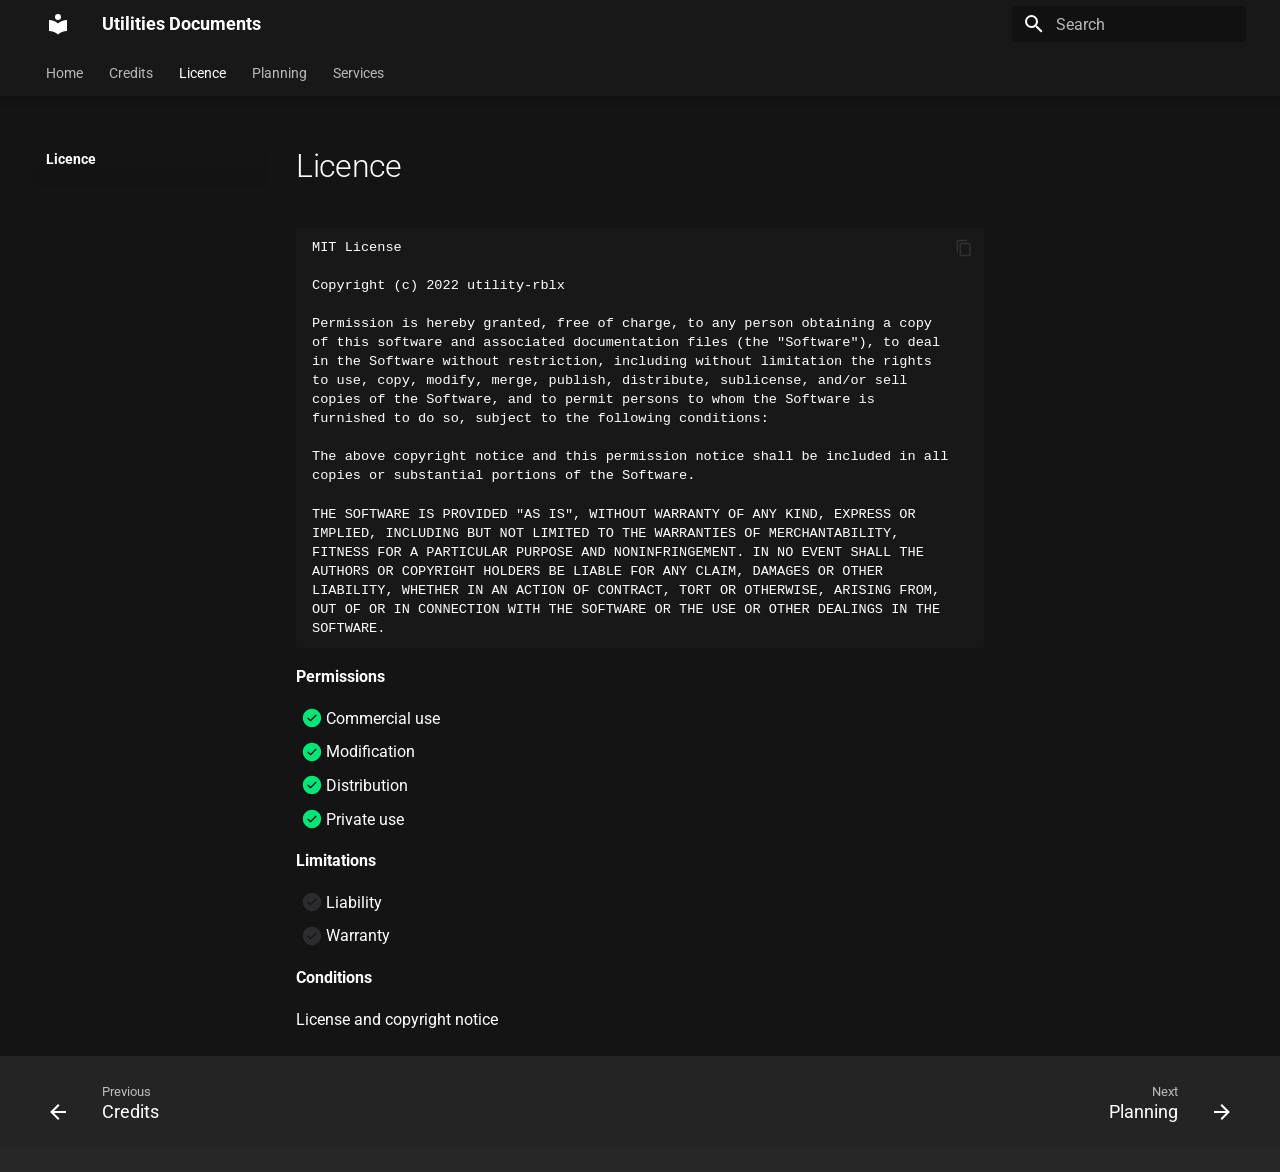
<file: licence/index.html>
<!doctype html>
<html lang="en" class="no-js">
  <head>
    
      <meta charset="utf-8">
      <meta name="viewport" content="width=device-width,initial-scale=1">
      
      
      
      <link rel="icon" href="../assets/images/favicon.png">
      <meta name="generator" content="mkdocs-1.4.2, mkdocs-material-8.5.10">
    
    
      
        <title>Licence - Utilities Documents</title>
      
    
    
      <link rel="stylesheet" href="../assets/stylesheets/main.472b142f.min.css">
      
        
        <link rel="stylesheet" href="../assets/stylesheets/palette.08040f6c.min.css">
        
      
      

    
    
    
      
        
        
        <link rel="preconnect" href="https://fonts.gstatic.com" crossorigin>
        <link rel="stylesheet" href="https://fonts.googleapis.com/css?family=Roboto:300,300i,400,400i,700,700i%7CConsolas:400,400i,700,700i&display=fallback">
        <style>:root{--md-text-font:"Roboto";--md-code-font:"Consolas"}</style>
      
    
    
      <link rel="stylesheet" href="../stylesheets/extra.css">
    
    <script>__md_scope=new URL("..",location),__md_hash=e=>[...e].reduce((e,_)=>(e<<5)-e+_.charCodeAt(0),0),__md_get=(e,_=localStorage,t=__md_scope)=>JSON.parse(_.getItem(t.pathname+"."+e)),__md_set=(e,_,t=localStorage,a=__md_scope)=>{try{t.setItem(a.pathname+"."+e,JSON.stringify(_))}catch(e){}}</script>
    
      

    
    
    
  </head>
  
  
    
    
    
    
    
    <body dir="ltr" data-md-color-scheme="slate" data-md-color-primary="" data-md-color-accent="">
  
    
    
    <input class="md-toggle" data-md-toggle="drawer" type="checkbox" id="__drawer" autocomplete="off">
    <input class="md-toggle" data-md-toggle="search" type="checkbox" id="__search" autocomplete="off">
    <label class="md-overlay" for="__drawer"></label>
    <div data-md-component="skip">
      
    </div>
    <div data-md-component="announce">
      
    </div>
    
    
      

  

<header class="md-header md-header--lifted" data-md-component="header">
  <nav class="md-header__inner md-grid" aria-label="Header">
    <a href=".." title="Utilities Documents" class="md-header__button md-logo" aria-label="Utilities Documents" data-md-component="logo">
      
  
  <svg xmlns="http://www.w3.org/2000/svg" viewBox="0 0 24 24"><path d="M12 8a3 3 0 0 0 3-3 3 3 0 0 0-3-3 3 3 0 0 0-3 3 3 3 0 0 0 3 3m0 3.54C9.64 9.35 6.5 8 3 8v11c3.5 0 6.64 1.35 9 3.54 2.36-2.19 5.5-3.54 9-3.54V8c-3.5 0-6.64 1.35-9 3.54Z"/></svg>

    </a>
    <label class="md-header__button md-icon" for="__drawer">
      <svg xmlns="http://www.w3.org/2000/svg" viewBox="0 0 24 24"><path d="M3 6h18v2H3V6m0 5h18v2H3v-2m0 5h18v2H3v-2Z"/></svg>
    </label>
    <div class="md-header__title" data-md-component="header-title">
      <div class="md-header__ellipsis">
        <div class="md-header__topic">
          <span class="md-ellipsis">
            Utilities Documents
          </span>
        </div>
        <div class="md-header__topic" data-md-component="header-topic">
          <span class="md-ellipsis">
            
              Licence
            
          </span>
        </div>
      </div>
    </div>
    
    
    
      <label class="md-header__button md-icon" for="__search">
        <svg xmlns="http://www.w3.org/2000/svg" viewBox="0 0 24 24"><path d="M9.5 3A6.5 6.5 0 0 1 16 9.5c0 1.61-.59 3.09-1.56 4.23l.27.27h.79l5 5-1.5 1.5-5-5v-.79l-.27-.27A6.516 6.516 0 0 1 9.5 16 6.5 6.5 0 0 1 3 9.5 6.5 6.5 0 0 1 9.5 3m0 2C7 5 5 7 5 9.5S7 14 9.5 14 14 12 14 9.5 12 5 9.5 5Z"/></svg>
      </label>
      <div class="md-search" data-md-component="search" role="dialog">
  <label class="md-search__overlay" for="__search"></label>
  <div class="md-search__inner" role="search">
    <form class="md-search__form" name="search">
      <input type="text" class="md-search__input" name="query" aria-label="Search" placeholder="Search" autocapitalize="off" autocorrect="off" autocomplete="off" spellcheck="false" data-md-component="search-query" required>
      <label class="md-search__icon md-icon" for="__search">
        <svg xmlns="http://www.w3.org/2000/svg" viewBox="0 0 24 24"><path d="M9.5 3A6.5 6.5 0 0 1 16 9.5c0 1.61-.59 3.09-1.56 4.23l.27.27h.79l5 5-1.5 1.5-5-5v-.79l-.27-.27A6.516 6.516 0 0 1 9.5 16 6.5 6.5 0 0 1 3 9.5 6.5 6.5 0 0 1 9.5 3m0 2C7 5 5 7 5 9.5S7 14 9.5 14 14 12 14 9.5 12 5 9.5 5Z"/></svg>
        <svg xmlns="http://www.w3.org/2000/svg" viewBox="0 0 24 24"><path d="M20 11v2H8l5.5 5.5-1.42 1.42L4.16 12l7.92-7.92L13.5 5.5 8 11h12Z"/></svg>
      </label>
      <nav class="md-search__options" aria-label="Search">
        
        <button type="reset" class="md-search__icon md-icon" title="Clear" aria-label="Clear" tabindex="-1">
          <svg xmlns="http://www.w3.org/2000/svg" viewBox="0 0 24 24"><path d="M19 6.41 17.59 5 12 10.59 6.41 5 5 6.41 10.59 12 5 17.59 6.41 19 12 13.41 17.59 19 19 17.59 13.41 12 19 6.41Z"/></svg>
        </button>
      </nav>
      
    </form>
    <div class="md-search__output">
      <div class="md-search__scrollwrap" data-md-scrollfix>
        <div class="md-search-result" data-md-component="search-result">
          <div class="md-search-result__meta">
            Initializing search
          </div>
          <ol class="md-search-result__list"></ol>
        </div>
      </div>
    </div>
  </div>
</div>
    
    
  </nav>
  
    
      
<nav class="md-tabs" aria-label="Tabs" data-md-component="tabs">
  <div class="md-tabs__inner md-grid">
    <ul class="md-tabs__list">
      
        
  
  


  <li class="md-tabs__item">
    <a href=".." class="md-tabs__link">
      Home
    </a>
  </li>

      
        
  
  


  <li class="md-tabs__item">
    <a href="../credits/" class="md-tabs__link">
      Credits
    </a>
  </li>

      
        
  
  
    
  


  <li class="md-tabs__item">
    <a href="./" class="md-tabs__link md-tabs__link--active">
      Licence
    </a>
  </li>

      
        
  
  


  <li class="md-tabs__item">
    <a href="../todo/" class="md-tabs__link">
      Planning
    </a>
  </li>

      
        
  
  


  
  
  
    <li class="md-tabs__item">
      <a href="../services/http-service/" class="md-tabs__link">
        Services
      </a>
    </li>
  

      
    </ul>
  </div>
</nav>
    
  
</header>
    
    <div class="md-container" data-md-component="container">
      
      
        
      
      <main class="md-main" data-md-component="main">
        <div class="md-main__inner md-grid">
          
            
              
              <div class="md-sidebar md-sidebar--primary" data-md-component="sidebar" data-md-type="navigation" >
                <div class="md-sidebar__scrollwrap">
                  <div class="md-sidebar__inner">
                    

  


<nav class="md-nav md-nav--primary md-nav--lifted" aria-label="Navigation" data-md-level="0">
  <label class="md-nav__title" for="__drawer">
    <a href=".." title="Utilities Documents" class="md-nav__button md-logo" aria-label="Utilities Documents" data-md-component="logo">
      
  
  <svg xmlns="http://www.w3.org/2000/svg" viewBox="0 0 24 24"><path d="M12 8a3 3 0 0 0 3-3 3 3 0 0 0-3-3 3 3 0 0 0-3 3 3 3 0 0 0 3 3m0 3.54C9.64 9.35 6.5 8 3 8v11c3.5 0 6.64 1.35 9 3.54 2.36-2.19 5.5-3.54 9-3.54V8c-3.5 0-6.64 1.35-9 3.54Z"/></svg>

    </a>
    Utilities Documents
  </label>
  
  <ul class="md-nav__list" data-md-scrollfix>
    
      
      
      

  
  
  
    <li class="md-nav__item">
      <a href=".." class="md-nav__link">
        Home
      </a>
    </li>
  

    
      
      
      

  
  
  
    <li class="md-nav__item">
      <a href="../credits/" class="md-nav__link">
        Credits
      </a>
    </li>
  

    
      
      
      

  
  
    
  
  
    <li class="md-nav__item md-nav__item--active">
      
      <input class="md-nav__toggle md-toggle" data-md-toggle="toc" type="checkbox" id="__toc">
      
      
      
      <a href="./" class="md-nav__link md-nav__link--active">
        Licence
      </a>
      
    </li>
  

    
      
      
      

  
  
  
    <li class="md-nav__item">
      <a href="../todo/" class="md-nav__link">
        Planning
      </a>
    </li>
  

    
      
      
      

  
  
  
    
    <li class="md-nav__item md-nav__item--nested">
      
      
        <input class="md-nav__toggle md-toggle md-toggle--indeterminate" data-md-toggle="__nav_5" type="checkbox" id="__nav_5" checked>
      
      
      
      
        <label class="md-nav__link" for="__nav_5">
          Services
          <span class="md-nav__icon md-icon"></span>
        </label>
      
      <nav class="md-nav" aria-label="Services" data-md-level="1">
        <label class="md-nav__title" for="__nav_5">
          <span class="md-nav__icon md-icon"></span>
          Services
        </label>
        <ul class="md-nav__list" data-md-scrollfix>
          
            
              
  
  
  
    <li class="md-nav__item">
      <a href="../services/http-service/" class="md-nav__link">
        Http Service Module
      </a>
    </li>
  

            
          
        </ul>
      </nav>
    </li>
  

    
  </ul>
</nav>
                  </div>
                </div>
              </div>
            
            
              
              <div class="md-sidebar md-sidebar--secondary" data-md-component="sidebar" data-md-type="toc" >
                <div class="md-sidebar__scrollwrap">
                  <div class="md-sidebar__inner">
                    

<nav class="md-nav md-nav--secondary" aria-label="Table of contents">
  
  
  
  
</nav>
                  </div>
                </div>
              </div>
            
          
          
            <div class="md-content" data-md-component="content">
              <article class="md-content__inner md-typeset">
                
                  


  <h1>Licence</h1>

<div class="highlight"><pre><span></span><code><a id="__codelineno-0-1" name="__codelineno-0-1" href="#__codelineno-0-1"></a>MIT License
<a id="__codelineno-0-2" name="__codelineno-0-2" href="#__codelineno-0-2"></a>
<a id="__codelineno-0-3" name="__codelineno-0-3" href="#__codelineno-0-3"></a>Copyright (c) 2022 utility-rblx
<a id="__codelineno-0-4" name="__codelineno-0-4" href="#__codelineno-0-4"></a>
<a id="__codelineno-0-5" name="__codelineno-0-5" href="#__codelineno-0-5"></a>Permission is hereby granted, free of charge, to any person obtaining a copy
<a id="__codelineno-0-6" name="__codelineno-0-6" href="#__codelineno-0-6"></a>of this software and associated documentation files (the &quot;Software&quot;), to deal
<a id="__codelineno-0-7" name="__codelineno-0-7" href="#__codelineno-0-7"></a>in the Software without restriction, including without limitation the rights
<a id="__codelineno-0-8" name="__codelineno-0-8" href="#__codelineno-0-8"></a>to use, copy, modify, merge, publish, distribute, sublicense, and/or sell
<a id="__codelineno-0-9" name="__codelineno-0-9" href="#__codelineno-0-9"></a>copies of the Software, and to permit persons to whom the Software is
<a id="__codelineno-0-10" name="__codelineno-0-10" href="#__codelineno-0-10"></a>furnished to do so, subject to the following conditions:
<a id="__codelineno-0-11" name="__codelineno-0-11" href="#__codelineno-0-11"></a>
<a id="__codelineno-0-12" name="__codelineno-0-12" href="#__codelineno-0-12"></a>The above copyright notice and this permission notice shall be included in all
<a id="__codelineno-0-13" name="__codelineno-0-13" href="#__codelineno-0-13"></a>copies or substantial portions of the Software.
<a id="__codelineno-0-14" name="__codelineno-0-14" href="#__codelineno-0-14"></a>
<a id="__codelineno-0-15" name="__codelineno-0-15" href="#__codelineno-0-15"></a>THE SOFTWARE IS PROVIDED &quot;AS IS&quot;, WITHOUT WARRANTY OF ANY KIND, EXPRESS OR
<a id="__codelineno-0-16" name="__codelineno-0-16" href="#__codelineno-0-16"></a>IMPLIED, INCLUDING BUT NOT LIMITED TO THE WARRANTIES OF MERCHANTABILITY,
<a id="__codelineno-0-17" name="__codelineno-0-17" href="#__codelineno-0-17"></a>FITNESS FOR A PARTICULAR PURPOSE AND NONINFRINGEMENT. IN NO EVENT SHALL THE
<a id="__codelineno-0-18" name="__codelineno-0-18" href="#__codelineno-0-18"></a>AUTHORS OR COPYRIGHT HOLDERS BE LIABLE FOR ANY CLAIM, DAMAGES OR OTHER
<a id="__codelineno-0-19" name="__codelineno-0-19" href="#__codelineno-0-19"></a>LIABILITY, WHETHER IN AN ACTION OF CONTRACT, TORT OR OTHERWISE, ARISING FROM,
<a id="__codelineno-0-20" name="__codelineno-0-20" href="#__codelineno-0-20"></a>OUT OF OR IN CONNECTION WITH THE SOFTWARE OR THE USE OR OTHER DEALINGS IN THE
<a id="__codelineno-0-21" name="__codelineno-0-21" href="#__codelineno-0-21"></a>SOFTWARE.
</code></pre></div>
<p><strong>Permissions</strong></p>
<ul class="task-list">
<li class="task-list-item"><label class="task-list-control"><input type="checkbox" disabled checked/><span class="task-list-indicator"></span></label> Commercial use</li>
<li class="task-list-item"><label class="task-list-control"><input type="checkbox" disabled checked/><span class="task-list-indicator"></span></label> Modification</li>
<li class="task-list-item"><label class="task-list-control"><input type="checkbox" disabled checked/><span class="task-list-indicator"></span></label> Distribution</li>
<li class="task-list-item"><label class="task-list-control"><input type="checkbox" disabled checked/><span class="task-list-indicator"></span></label> Private use</li>
</ul>
<p><strong>Limitations</strong></p>
<ul class="task-list">
<li class="task-list-item"><label class="task-list-control"><input type="checkbox" disabled/><span class="task-list-indicator"></span></label> Liability</li>
<li class="task-list-item"><label class="task-list-control"><input type="checkbox" disabled/><span class="task-list-indicator"></span></label> Warranty</li>
</ul>
<p><strong>Conditions</strong></p>
<p>License and copyright notice </p>





                
              </article>
            </div>
          
          
        </div>
        
      </main>
      
        <footer class="md-footer">
  
    
    <nav class="md-footer__inner md-grid" aria-label="Footer" >
      
        
        <a href="../credits/" class="md-footer__link md-footer__link--prev" aria-label="Previous: Credits" rel="prev">
          <div class="md-footer__button md-icon">
            <svg xmlns="http://www.w3.org/2000/svg" viewBox="0 0 24 24"><path d="M20 11v2H8l5.5 5.5-1.42 1.42L4.16 12l7.92-7.92L13.5 5.5 8 11h12Z"/></svg>
          </div>
          <div class="md-footer__title">
            <div class="md-ellipsis">
              <span class="md-footer__direction">
                Previous
              </span>
              Credits
            </div>
          </div>
        </a>
      
      
        
        <a href="../todo/" class="md-footer__link md-footer__link--next" aria-label="Next: Planning" rel="next">
          <div class="md-footer__title">
            <div class="md-ellipsis">
              <span class="md-footer__direction">
                Next
              </span>
              Planning
            </div>
          </div>
          <div class="md-footer__button md-icon">
            <svg xmlns="http://www.w3.org/2000/svg" viewBox="0 0 24 24"><path d="M4 11v2h12l-5.5 5.5 1.42 1.42L19.84 12l-7.92-7.92L10.5 5.5 16 11H4Z"/></svg>
          </div>
        </a>
      
    </nav>
  
  <div class="md-footer-meta md-typeset">
    <div class="md-footer-meta__inner md-grid">
      <div class="md-copyright">
  
  
</div>
      
    </div>
  </div>
</footer>
      
    </div>
    <div class="md-dialog" data-md-component="dialog">
      <div class="md-dialog__inner md-typeset"></div>
    </div>
    
    <script id="__config" type="application/json">{"base": "..", "features": ["content.code.annotate", "navigation.tracking", "navigation.tabs", "navigation.tabs.sticky", "navigation.sections", "navigation.expand", "toc.follow"], "search": "../assets/javascripts/workers/search.16e2a7d4.min.js", "translations": {"clipboard.copied": "Copied to clipboard", "clipboard.copy": "Copy to clipboard", "search.config.lang": "en", "search.config.pipeline": "trimmer, stopWordFilter", "search.config.separator": "[\\s\\-]+", "search.placeholder": "Search", "search.result.more.one": "1 more on this page", "search.result.more.other": "# more on this page", "search.result.none": "No matching documents", "search.result.one": "1 matching document", "search.result.other": "# matching documents", "search.result.placeholder": "Type to start searching", "search.result.term.missing": "Missing", "select.version.title": "Select version"}}</script>
    
    
      <script src="../assets/javascripts/bundle.d6c3db9e.min.js"></script>
      
    
  </body>
</html>
</file>
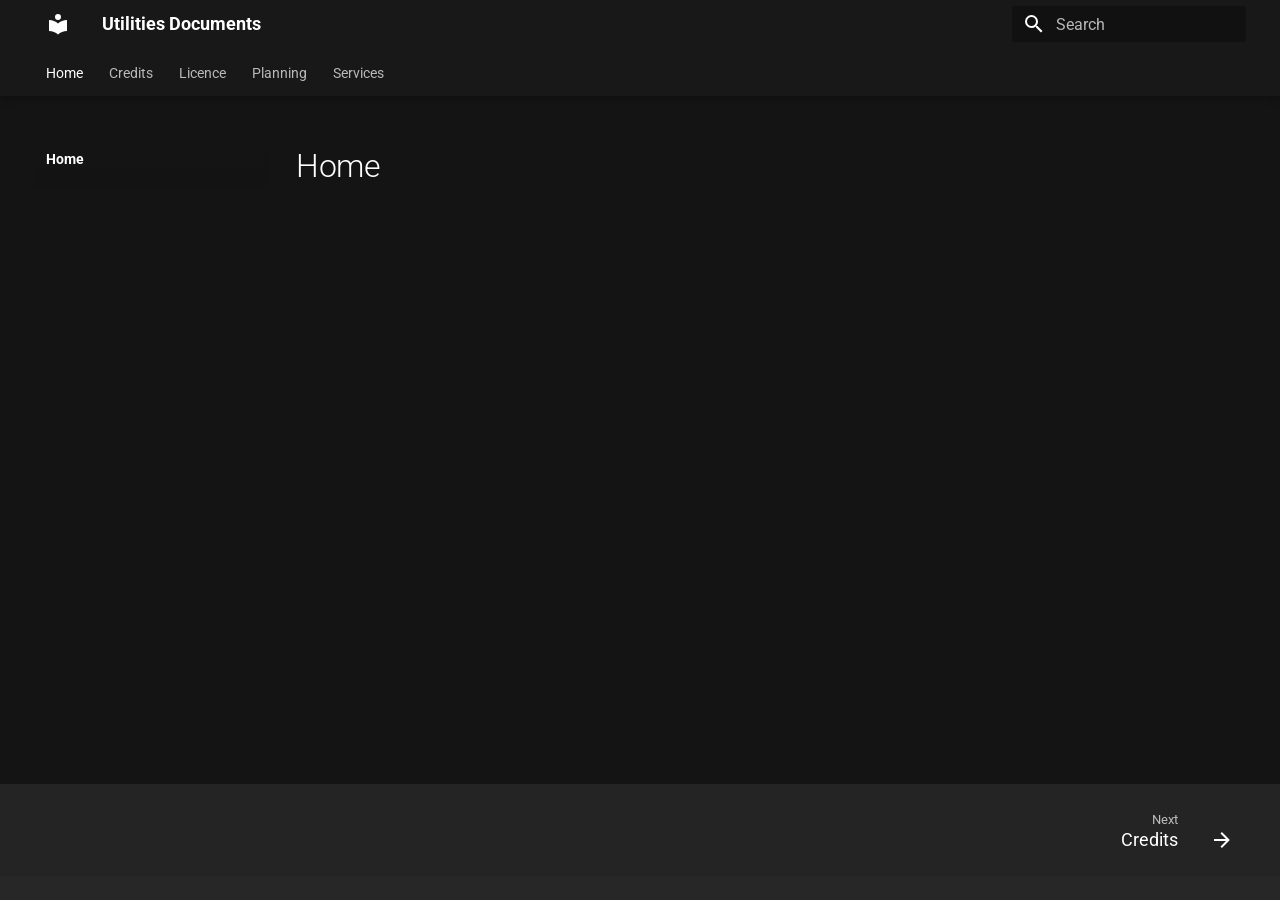
<file: site/index.html>
<!doctype html>
<html lang="en" class="no-js">
  <head>
    
      <meta charset="utf-8">
      <meta name="viewport" content="width=device-width,initial-scale=1">
      
      
      
      <link rel="icon" href="assets/images/favicon.png">
      <meta name="generator" content="mkdocs-1.4.2, mkdocs-material-8.5.10">
    
    
      
        <title>Utilities Documents</title>
      
    
    
      <link rel="stylesheet" href="assets/stylesheets/main.472b142f.min.css">
      
        
        <link rel="stylesheet" href="assets/stylesheets/palette.08040f6c.min.css">
        
      
      

    
    
    
      
        
        
        <link rel="preconnect" href="https://fonts.gstatic.com" crossorigin>
        <link rel="stylesheet" href="https://fonts.googleapis.com/css?family=Roboto:300,300i,400,400i,700,700i%7CConsolas:400,400i,700,700i&display=fallback">
        <style>:root{--md-text-font:"Roboto";--md-code-font:"Consolas"}</style>
      
    
    
      <link rel="stylesheet" href="stylesheets/extra.css">
    
    <script>__md_scope=new URL(".",location),__md_hash=e=>[...e].reduce((e,_)=>(e<<5)-e+_.charCodeAt(0),0),__md_get=(e,_=localStorage,t=__md_scope)=>JSON.parse(_.getItem(t.pathname+"."+e)),__md_set=(e,_,t=localStorage,a=__md_scope)=>{try{t.setItem(a.pathname+"."+e,JSON.stringify(_))}catch(e){}}</script>
    
      

    
    
    
  </head>
  
  
    
    
    
    
    
    <body dir="ltr" data-md-color-scheme="slate" data-md-color-primary="" data-md-color-accent="">
  
    
    
    <input class="md-toggle" data-md-toggle="drawer" type="checkbox" id="__drawer" autocomplete="off">
    <input class="md-toggle" data-md-toggle="search" type="checkbox" id="__search" autocomplete="off">
    <label class="md-overlay" for="__drawer"></label>
    <div data-md-component="skip">
      
    </div>
    <div data-md-component="announce">
      
    </div>
    
    
      

  

<header class="md-header md-header--lifted" data-md-component="header">
  <nav class="md-header__inner md-grid" aria-label="Header">
    <a href="." title="Utilities Documents" class="md-header__button md-logo" aria-label="Utilities Documents" data-md-component="logo">
      
  
  <svg xmlns="http://www.w3.org/2000/svg" viewBox="0 0 24 24"><path d="M12 8a3 3 0 0 0 3-3 3 3 0 0 0-3-3 3 3 0 0 0-3 3 3 3 0 0 0 3 3m0 3.54C9.64 9.35 6.5 8 3 8v11c3.5 0 6.64 1.35 9 3.54 2.36-2.19 5.5-3.54 9-3.54V8c-3.5 0-6.64 1.35-9 3.54Z"/></svg>

    </a>
    <label class="md-header__button md-icon" for="__drawer">
      <svg xmlns="http://www.w3.org/2000/svg" viewBox="0 0 24 24"><path d="M3 6h18v2H3V6m0 5h18v2H3v-2m0 5h18v2H3v-2Z"/></svg>
    </label>
    <div class="md-header__title" data-md-component="header-title">
      <div class="md-header__ellipsis">
        <div class="md-header__topic">
          <span class="md-ellipsis">
            Utilities Documents
          </span>
        </div>
        <div class="md-header__topic" data-md-component="header-topic">
          <span class="md-ellipsis">
            
              Home
            
          </span>
        </div>
      </div>
    </div>
    
    
    
      <label class="md-header__button md-icon" for="__search">
        <svg xmlns="http://www.w3.org/2000/svg" viewBox="0 0 24 24"><path d="M9.5 3A6.5 6.5 0 0 1 16 9.5c0 1.61-.59 3.09-1.56 4.23l.27.27h.79l5 5-1.5 1.5-5-5v-.79l-.27-.27A6.516 6.516 0 0 1 9.5 16 6.5 6.5 0 0 1 3 9.5 6.5 6.5 0 0 1 9.5 3m0 2C7 5 5 7 5 9.5S7 14 9.5 14 14 12 14 9.5 12 5 9.5 5Z"/></svg>
      </label>
      <div class="md-search" data-md-component="search" role="dialog">
  <label class="md-search__overlay" for="__search"></label>
  <div class="md-search__inner" role="search">
    <form class="md-search__form" name="search">
      <input type="text" class="md-search__input" name="query" aria-label="Search" placeholder="Search" autocapitalize="off" autocorrect="off" autocomplete="off" spellcheck="false" data-md-component="search-query" required>
      <label class="md-search__icon md-icon" for="__search">
        <svg xmlns="http://www.w3.org/2000/svg" viewBox="0 0 24 24"><path d="M9.5 3A6.5 6.5 0 0 1 16 9.5c0 1.61-.59 3.09-1.56 4.23l.27.27h.79l5 5-1.5 1.5-5-5v-.79l-.27-.27A6.516 6.516 0 0 1 9.5 16 6.5 6.5 0 0 1 3 9.5 6.5 6.5 0 0 1 9.5 3m0 2C7 5 5 7 5 9.5S7 14 9.5 14 14 12 14 9.5 12 5 9.5 5Z"/></svg>
        <svg xmlns="http://www.w3.org/2000/svg" viewBox="0 0 24 24"><path d="M20 11v2H8l5.5 5.5-1.42 1.42L4.16 12l7.92-7.92L13.5 5.5 8 11h12Z"/></svg>
      </label>
      <nav class="md-search__options" aria-label="Search">
        
        <button type="reset" class="md-search__icon md-icon" title="Clear" aria-label="Clear" tabindex="-1">
          <svg xmlns="http://www.w3.org/2000/svg" viewBox="0 0 24 24"><path d="M19 6.41 17.59 5 12 10.59 6.41 5 5 6.41 10.59 12 5 17.59 6.41 19 12 13.41 17.59 19 19 17.59 13.41 12 19 6.41Z"/></svg>
        </button>
      </nav>
      
    </form>
    <div class="md-search__output">
      <div class="md-search__scrollwrap" data-md-scrollfix>
        <div class="md-search-result" data-md-component="search-result">
          <div class="md-search-result__meta">
            Initializing search
          </div>
          <ol class="md-search-result__list"></ol>
        </div>
      </div>
    </div>
  </div>
</div>
    
    
  </nav>
  
    
      
<nav class="md-tabs" aria-label="Tabs" data-md-component="tabs">
  <div class="md-tabs__inner md-grid">
    <ul class="md-tabs__list">
      
        
  
  
    
  


  <li class="md-tabs__item">
    <a href="." class="md-tabs__link md-tabs__link--active">
      Home
    </a>
  </li>

      
        
  
  


  <li class="md-tabs__item">
    <a href="credits/" class="md-tabs__link">
      Credits
    </a>
  </li>

      
        
  
  


  <li class="md-tabs__item">
    <a href="licence/" class="md-tabs__link">
      Licence
    </a>
  </li>

      
        
  
  


  <li class="md-tabs__item">
    <a href="todo/" class="md-tabs__link">
      Planning
    </a>
  </li>

      
        
  
  


  
  
  
    <li class="md-tabs__item">
      <a href="services/http-service/" class="md-tabs__link">
        Services
      </a>
    </li>
  

      
    </ul>
  </div>
</nav>
    
  
</header>
    
    <div class="md-container" data-md-component="container">
      
      
        
      
      <main class="md-main" data-md-component="main">
        <div class="md-main__inner md-grid">
          
            
              
              <div class="md-sidebar md-sidebar--primary" data-md-component="sidebar" data-md-type="navigation" >
                <div class="md-sidebar__scrollwrap">
                  <div class="md-sidebar__inner">
                    

  


<nav class="md-nav md-nav--primary md-nav--lifted" aria-label="Navigation" data-md-level="0">
  <label class="md-nav__title" for="__drawer">
    <a href="." title="Utilities Documents" class="md-nav__button md-logo" aria-label="Utilities Documents" data-md-component="logo">
      
  
  <svg xmlns="http://www.w3.org/2000/svg" viewBox="0 0 24 24"><path d="M12 8a3 3 0 0 0 3-3 3 3 0 0 0-3-3 3 3 0 0 0-3 3 3 3 0 0 0 3 3m0 3.54C9.64 9.35 6.5 8 3 8v11c3.5 0 6.64 1.35 9 3.54 2.36-2.19 5.5-3.54 9-3.54V8c-3.5 0-6.64 1.35-9 3.54Z"/></svg>

    </a>
    Utilities Documents
  </label>
  
  <ul class="md-nav__list" data-md-scrollfix>
    
      
      
      

  
  
    
  
  
    <li class="md-nav__item md-nav__item--active">
      
      <input class="md-nav__toggle md-toggle" data-md-toggle="toc" type="checkbox" id="__toc">
      
      
      
      <a href="." class="md-nav__link md-nav__link--active">
        Home
      </a>
      
    </li>
  

    
      
      
      

  
  
  
    <li class="md-nav__item">
      <a href="credits/" class="md-nav__link">
        Credits
      </a>
    </li>
  

    
      
      
      

  
  
  
    <li class="md-nav__item">
      <a href="licence/" class="md-nav__link">
        Licence
      </a>
    </li>
  

    
      
      
      

  
  
  
    <li class="md-nav__item">
      <a href="todo/" class="md-nav__link">
        Planning
      </a>
    </li>
  

    
      
      
      

  
  
  
    
    <li class="md-nav__item md-nav__item--nested">
      
      
        <input class="md-nav__toggle md-toggle md-toggle--indeterminate" data-md-toggle="__nav_5" type="checkbox" id="__nav_5" checked>
      
      
      
      
        <label class="md-nav__link" for="__nav_5">
          Services
          <span class="md-nav__icon md-icon"></span>
        </label>
      
      <nav class="md-nav" aria-label="Services" data-md-level="1">
        <label class="md-nav__title" for="__nav_5">
          <span class="md-nav__icon md-icon"></span>
          Services
        </label>
        <ul class="md-nav__list" data-md-scrollfix>
          
            
              
  
  
  
    <li class="md-nav__item">
      <a href="services/http-service/" class="md-nav__link">
        Http Service Module
      </a>
    </li>
  

            
          
        </ul>
      </nav>
    </li>
  

    
  </ul>
</nav>
                  </div>
                </div>
              </div>
            
            
              
              <div class="md-sidebar md-sidebar--secondary" data-md-component="sidebar" data-md-type="toc" >
                <div class="md-sidebar__scrollwrap">
                  <div class="md-sidebar__inner">
                    

<nav class="md-nav md-nav--secondary" aria-label="Table of contents">
  
  
  
  
</nav>
                  </div>
                </div>
              </div>
            
          
          
            <div class="md-content" data-md-component="content">
              <article class="md-content__inner md-typeset">
                
                  


  <h1>Home</h1>







                
              </article>
            </div>
          
          
        </div>
        
      </main>
      
        <footer class="md-footer">
  
    
    <nav class="md-footer__inner md-grid" aria-label="Footer" >
      
      
        
        <a href="credits/" class="md-footer__link md-footer__link--next" aria-label="Next: Credits" rel="next">
          <div class="md-footer__title">
            <div class="md-ellipsis">
              <span class="md-footer__direction">
                Next
              </span>
              Credits
            </div>
          </div>
          <div class="md-footer__button md-icon">
            <svg xmlns="http://www.w3.org/2000/svg" viewBox="0 0 24 24"><path d="M4 11v2h12l-5.5 5.5 1.42 1.42L19.84 12l-7.92-7.92L10.5 5.5 16 11H4Z"/></svg>
          </div>
        </a>
      
    </nav>
  
  <div class="md-footer-meta md-typeset">
    <div class="md-footer-meta__inner md-grid">
      <div class="md-copyright">
  
  
</div>
      
    </div>
  </div>
</footer>
      
    </div>
    <div class="md-dialog" data-md-component="dialog">
      <div class="md-dialog__inner md-typeset"></div>
    </div>
    
    <script id="__config" type="application/json">{"base": ".", "features": ["content.code.annotate", "navigation.tracking", "navigation.tabs", "navigation.tabs.sticky", "navigation.sections", "navigation.expand", "toc.follow"], "search": "assets/javascripts/workers/search.16e2a7d4.min.js", "translations": {"clipboard.copied": "Copied to clipboard", "clipboard.copy": "Copy to clipboard", "search.config.lang": "en", "search.config.pipeline": "trimmer, stopWordFilter", "search.config.separator": "[\\s\\-]+", "search.placeholder": "Search", "search.result.more.one": "1 more on this page", "search.result.more.other": "# more on this page", "search.result.none": "No matching documents", "search.result.one": "1 matching document", "search.result.other": "# matching documents", "search.result.placeholder": "Type to start searching", "search.result.term.missing": "Missing", "select.version.title": "Select version"}}</script>
    
    
      <script src="assets/javascripts/bundle.d6c3db9e.min.js"></script>
      
    
  </body>
</html>
</file>
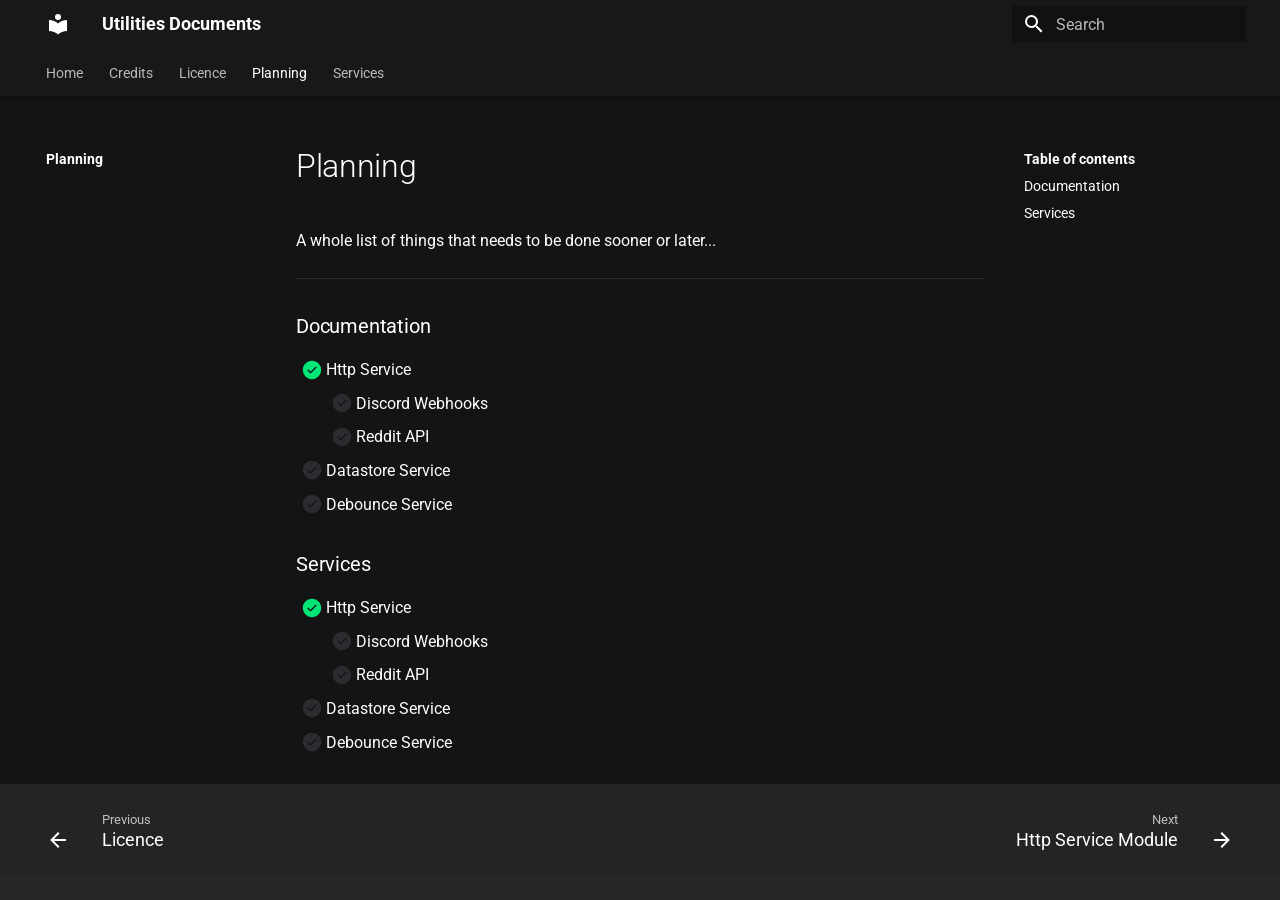
<file: todo/index.html>
<!doctype html>
<html lang="en" class="no-js">
  <head>
    
      <meta charset="utf-8">
      <meta name="viewport" content="width=device-width,initial-scale=1">
      
      
      
      <link rel="icon" href="../assets/images/favicon.png">
      <meta name="generator" content="mkdocs-1.4.2, mkdocs-material-8.5.10">
    
    
      
        <title>Planning - Utilities Documents</title>
      
    
    
      <link rel="stylesheet" href="../assets/stylesheets/main.472b142f.min.css">
      
        
        <link rel="stylesheet" href="../assets/stylesheets/palette.08040f6c.min.css">
        
      
      

    
    
    
      
        
        
        <link rel="preconnect" href="https://fonts.gstatic.com" crossorigin>
        <link rel="stylesheet" href="https://fonts.googleapis.com/css?family=Roboto:300,300i,400,400i,700,700i%7CConsolas:400,400i,700,700i&display=fallback">
        <style>:root{--md-text-font:"Roboto";--md-code-font:"Consolas"}</style>
      
    
    
      <link rel="stylesheet" href="../stylesheets/extra.css">
    
    <script>__md_scope=new URL("..",location),__md_hash=e=>[...e].reduce((e,_)=>(e<<5)-e+_.charCodeAt(0),0),__md_get=(e,_=localStorage,t=__md_scope)=>JSON.parse(_.getItem(t.pathname+"."+e)),__md_set=(e,_,t=localStorage,a=__md_scope)=>{try{t.setItem(a.pathname+"."+e,JSON.stringify(_))}catch(e){}}</script>
    
      

    
    
    
  </head>
  
  
    
    
    
    
    
    <body dir="ltr" data-md-color-scheme="slate" data-md-color-primary="" data-md-color-accent="">
  
    
    
    <input class="md-toggle" data-md-toggle="drawer" type="checkbox" id="__drawer" autocomplete="off">
    <input class="md-toggle" data-md-toggle="search" type="checkbox" id="__search" autocomplete="off">
    <label class="md-overlay" for="__drawer"></label>
    <div data-md-component="skip">
      
        
        <a href="#planning" class="md-skip">
          Skip to content
        </a>
      
    </div>
    <div data-md-component="announce">
      
    </div>
    
    
      

  

<header class="md-header md-header--lifted" data-md-component="header">
  <nav class="md-header__inner md-grid" aria-label="Header">
    <a href=".." title="Utilities Documents" class="md-header__button md-logo" aria-label="Utilities Documents" data-md-component="logo">
      
  
  <svg xmlns="http://www.w3.org/2000/svg" viewBox="0 0 24 24"><path d="M12 8a3 3 0 0 0 3-3 3 3 0 0 0-3-3 3 3 0 0 0-3 3 3 3 0 0 0 3 3m0 3.54C9.64 9.35 6.5 8 3 8v11c3.5 0 6.64 1.35 9 3.54 2.36-2.19 5.5-3.54 9-3.54V8c-3.5 0-6.64 1.35-9 3.54Z"/></svg>

    </a>
    <label class="md-header__button md-icon" for="__drawer">
      <svg xmlns="http://www.w3.org/2000/svg" viewBox="0 0 24 24"><path d="M3 6h18v2H3V6m0 5h18v2H3v-2m0 5h18v2H3v-2Z"/></svg>
    </label>
    <div class="md-header__title" data-md-component="header-title">
      <div class="md-header__ellipsis">
        <div class="md-header__topic">
          <span class="md-ellipsis">
            Utilities Documents
          </span>
        </div>
        <div class="md-header__topic" data-md-component="header-topic">
          <span class="md-ellipsis">
            
              Planning
            
          </span>
        </div>
      </div>
    </div>
    
    
    
      <label class="md-header__button md-icon" for="__search">
        <svg xmlns="http://www.w3.org/2000/svg" viewBox="0 0 24 24"><path d="M9.5 3A6.5 6.5 0 0 1 16 9.5c0 1.61-.59 3.09-1.56 4.23l.27.27h.79l5 5-1.5 1.5-5-5v-.79l-.27-.27A6.516 6.516 0 0 1 9.5 16 6.5 6.5 0 0 1 3 9.5 6.5 6.5 0 0 1 9.5 3m0 2C7 5 5 7 5 9.5S7 14 9.5 14 14 12 14 9.5 12 5 9.5 5Z"/></svg>
      </label>
      <div class="md-search" data-md-component="search" role="dialog">
  <label class="md-search__overlay" for="__search"></label>
  <div class="md-search__inner" role="search">
    <form class="md-search__form" name="search">
      <input type="text" class="md-search__input" name="query" aria-label="Search" placeholder="Search" autocapitalize="off" autocorrect="off" autocomplete="off" spellcheck="false" data-md-component="search-query" required>
      <label class="md-search__icon md-icon" for="__search">
        <svg xmlns="http://www.w3.org/2000/svg" viewBox="0 0 24 24"><path d="M9.5 3A6.5 6.5 0 0 1 16 9.5c0 1.61-.59 3.09-1.56 4.23l.27.27h.79l5 5-1.5 1.5-5-5v-.79l-.27-.27A6.516 6.516 0 0 1 9.5 16 6.5 6.5 0 0 1 3 9.5 6.5 6.5 0 0 1 9.5 3m0 2C7 5 5 7 5 9.5S7 14 9.5 14 14 12 14 9.5 12 5 9.5 5Z"/></svg>
        <svg xmlns="http://www.w3.org/2000/svg" viewBox="0 0 24 24"><path d="M20 11v2H8l5.5 5.5-1.42 1.42L4.16 12l7.92-7.92L13.5 5.5 8 11h12Z"/></svg>
      </label>
      <nav class="md-search__options" aria-label="Search">
        
        <button type="reset" class="md-search__icon md-icon" title="Clear" aria-label="Clear" tabindex="-1">
          <svg xmlns="http://www.w3.org/2000/svg" viewBox="0 0 24 24"><path d="M19 6.41 17.59 5 12 10.59 6.41 5 5 6.41 10.59 12 5 17.59 6.41 19 12 13.41 17.59 19 19 17.59 13.41 12 19 6.41Z"/></svg>
        </button>
      </nav>
      
    </form>
    <div class="md-search__output">
      <div class="md-search__scrollwrap" data-md-scrollfix>
        <div class="md-search-result" data-md-component="search-result">
          <div class="md-search-result__meta">
            Initializing search
          </div>
          <ol class="md-search-result__list"></ol>
        </div>
      </div>
    </div>
  </div>
</div>
    
    
  </nav>
  
    
      
<nav class="md-tabs" aria-label="Tabs" data-md-component="tabs">
  <div class="md-tabs__inner md-grid">
    <ul class="md-tabs__list">
      
        
  
  


  <li class="md-tabs__item">
    <a href=".." class="md-tabs__link">
      Home
    </a>
  </li>

      
        
  
  


  <li class="md-tabs__item">
    <a href="../credits/" class="md-tabs__link">
      Credits
    </a>
  </li>

      
        
  
  


  <li class="md-tabs__item">
    <a href="../licence/" class="md-tabs__link">
      Licence
    </a>
  </li>

      
        
  
  
    
  


  <li class="md-tabs__item">
    <a href="./" class="md-tabs__link md-tabs__link--active">
      Planning
    </a>
  </li>

      
        
  
  


  
  
  
    <li class="md-tabs__item">
      <a href="../services/http-service/" class="md-tabs__link">
        Services
      </a>
    </li>
  

      
    </ul>
  </div>
</nav>
    
  
</header>
    
    <div class="md-container" data-md-component="container">
      
      
        
      
      <main class="md-main" data-md-component="main">
        <div class="md-main__inner md-grid">
          
            
              
              <div class="md-sidebar md-sidebar--primary" data-md-component="sidebar" data-md-type="navigation" >
                <div class="md-sidebar__scrollwrap">
                  <div class="md-sidebar__inner">
                    

  


<nav class="md-nav md-nav--primary md-nav--lifted" aria-label="Navigation" data-md-level="0">
  <label class="md-nav__title" for="__drawer">
    <a href=".." title="Utilities Documents" class="md-nav__button md-logo" aria-label="Utilities Documents" data-md-component="logo">
      
  
  <svg xmlns="http://www.w3.org/2000/svg" viewBox="0 0 24 24"><path d="M12 8a3 3 0 0 0 3-3 3 3 0 0 0-3-3 3 3 0 0 0-3 3 3 3 0 0 0 3 3m0 3.54C9.64 9.35 6.5 8 3 8v11c3.5 0 6.64 1.35 9 3.54 2.36-2.19 5.5-3.54 9-3.54V8c-3.5 0-6.64 1.35-9 3.54Z"/></svg>

    </a>
    Utilities Documents
  </label>
  
  <ul class="md-nav__list" data-md-scrollfix>
    
      
      
      

  
  
  
    <li class="md-nav__item">
      <a href=".." class="md-nav__link">
        Home
      </a>
    </li>
  

    
      
      
      

  
  
  
    <li class="md-nav__item">
      <a href="../credits/" class="md-nav__link">
        Credits
      </a>
    </li>
  

    
      
      
      

  
  
  
    <li class="md-nav__item">
      <a href="../licence/" class="md-nav__link">
        Licence
      </a>
    </li>
  

    
      
      
      

  
  
    
  
  
    <li class="md-nav__item md-nav__item--active">
      
      <input class="md-nav__toggle md-toggle" data-md-toggle="toc" type="checkbox" id="__toc">
      
      
        
      
      
        <label class="md-nav__link md-nav__link--active" for="__toc">
          Planning
          <span class="md-nav__icon md-icon"></span>
        </label>
      
      <a href="./" class="md-nav__link md-nav__link--active">
        Planning
      </a>
      
        

<nav class="md-nav md-nav--secondary" aria-label="Table of contents">
  
  
  
    
  
  
    <label class="md-nav__title" for="__toc">
      <span class="md-nav__icon md-icon"></span>
      Table of contents
    </label>
    <ul class="md-nav__list" data-md-component="toc" data-md-scrollfix>
      
        <li class="md-nav__item">
  <a href="#documentation" class="md-nav__link">
    Documentation
  </a>
  
</li>
      
        <li class="md-nav__item">
  <a href="#services" class="md-nav__link">
    Services
  </a>
  
</li>
      
    </ul>
  
</nav>
      
    </li>
  

    
      
      
      

  
  
  
    
    <li class="md-nav__item md-nav__item--nested">
      
      
        <input class="md-nav__toggle md-toggle md-toggle--indeterminate" data-md-toggle="__nav_5" type="checkbox" id="__nav_5" checked>
      
      
      
      
        <label class="md-nav__link" for="__nav_5">
          Services
          <span class="md-nav__icon md-icon"></span>
        </label>
      
      <nav class="md-nav" aria-label="Services" data-md-level="1">
        <label class="md-nav__title" for="__nav_5">
          <span class="md-nav__icon md-icon"></span>
          Services
        </label>
        <ul class="md-nav__list" data-md-scrollfix>
          
            
              
  
  
  
    <li class="md-nav__item">
      <a href="../services/http-service/" class="md-nav__link">
        Http Service Module
      </a>
    </li>
  

            
          
        </ul>
      </nav>
    </li>
  

    
  </ul>
</nav>
                  </div>
                </div>
              </div>
            
            
              
              <div class="md-sidebar md-sidebar--secondary" data-md-component="sidebar" data-md-type="toc" >
                <div class="md-sidebar__scrollwrap">
                  <div class="md-sidebar__inner">
                    

<nav class="md-nav md-nav--secondary" aria-label="Table of contents">
  
  
  
    
  
  
    <label class="md-nav__title" for="__toc">
      <span class="md-nav__icon md-icon"></span>
      Table of contents
    </label>
    <ul class="md-nav__list" data-md-component="toc" data-md-scrollfix>
      
        <li class="md-nav__item">
  <a href="#documentation" class="md-nav__link">
    Documentation
  </a>
  
</li>
      
        <li class="md-nav__item">
  <a href="#services" class="md-nav__link">
    Services
  </a>
  
</li>
      
    </ul>
  
</nav>
                  </div>
                </div>
              </div>
            
          
          
            <div class="md-content" data-md-component="content">
              <article class="md-content__inner md-typeset">
                
                  


<h1 id="planning">Planning<a class="headerlink" href="#planning" title="Permanent link">&para;</a></h1>
<p>A whole list of things that needs to be done sooner or later...</p>
<hr />
<h3 id="documentation">Documentation<a class="headerlink" href="#documentation" title="Permanent link">&para;</a></h3>
<ul class="task-list">
<li class="task-list-item"><label class="task-list-control"><input type="checkbox" disabled checked/><span class="task-list-indicator"></span></label> Http Service<ul class="task-list">
<li class="task-list-item"><label class="task-list-control"><input type="checkbox" disabled/><span class="task-list-indicator"></span></label> Discord Webhooks</li>
<li class="task-list-item"><label class="task-list-control"><input type="checkbox" disabled/><span class="task-list-indicator"></span></label> Reddit API</li>
</ul>
</li>
<li class="task-list-item"><label class="task-list-control"><input type="checkbox" disabled/><span class="task-list-indicator"></span></label> Datastore Service</li>
<li class="task-list-item"><label class="task-list-control"><input type="checkbox" disabled/><span class="task-list-indicator"></span></label> Debounce Service</li>
</ul>
<h3 id="services">Services<a class="headerlink" href="#services" title="Permanent link">&para;</a></h3>
<ul class="task-list">
<li class="task-list-item"><label class="task-list-control"><input type="checkbox" disabled checked/><span class="task-list-indicator"></span></label> Http Service<ul class="task-list">
<li class="task-list-item"><label class="task-list-control"><input type="checkbox" disabled/><span class="task-list-indicator"></span></label> Discord Webhooks</li>
<li class="task-list-item"><label class="task-list-control"><input type="checkbox" disabled/><span class="task-list-indicator"></span></label> Reddit API</li>
</ul>
</li>
<li class="task-list-item"><label class="task-list-control"><input type="checkbox" disabled/><span class="task-list-indicator"></span></label> Datastore Service</li>
<li class="task-list-item"><label class="task-list-control"><input type="checkbox" disabled/><span class="task-list-indicator"></span></label> Debounce Service</li>
</ul>





                
              </article>
            </div>
          
          
        </div>
        
      </main>
      
        <footer class="md-footer">
  
    
    <nav class="md-footer__inner md-grid" aria-label="Footer" >
      
        
        <a href="../licence/" class="md-footer__link md-footer__link--prev" aria-label="Previous: Licence" rel="prev">
          <div class="md-footer__button md-icon">
            <svg xmlns="http://www.w3.org/2000/svg" viewBox="0 0 24 24"><path d="M20 11v2H8l5.5 5.5-1.42 1.42L4.16 12l7.92-7.92L13.5 5.5 8 11h12Z"/></svg>
          </div>
          <div class="md-footer__title">
            <div class="md-ellipsis">
              <span class="md-footer__direction">
                Previous
              </span>
              Licence
            </div>
          </div>
        </a>
      
      
        
        <a href="../services/http-service/" class="md-footer__link md-footer__link--next" aria-label="Next: Http Service Module" rel="next">
          <div class="md-footer__title">
            <div class="md-ellipsis">
              <span class="md-footer__direction">
                Next
              </span>
              Http Service Module
            </div>
          </div>
          <div class="md-footer__button md-icon">
            <svg xmlns="http://www.w3.org/2000/svg" viewBox="0 0 24 24"><path d="M4 11v2h12l-5.5 5.5 1.42 1.42L19.84 12l-7.92-7.92L10.5 5.5 16 11H4Z"/></svg>
          </div>
        </a>
      
    </nav>
  
  <div class="md-footer-meta md-typeset">
    <div class="md-footer-meta__inner md-grid">
      <div class="md-copyright">
  
  
</div>
      
    </div>
  </div>
</footer>
      
    </div>
    <div class="md-dialog" data-md-component="dialog">
      <div class="md-dialog__inner md-typeset"></div>
    </div>
    
    <script id="__config" type="application/json">{"base": "..", "features": ["content.code.annotate", "navigation.tracking", "navigation.tabs", "navigation.tabs.sticky", "navigation.sections", "navigation.expand", "toc.follow"], "search": "../assets/javascripts/workers/search.16e2a7d4.min.js", "translations": {"clipboard.copied": "Copied to clipboard", "clipboard.copy": "Copy to clipboard", "search.config.lang": "en", "search.config.pipeline": "trimmer, stopWordFilter", "search.config.separator": "[\\s\\-]+", "search.placeholder": "Search", "search.result.more.one": "1 more on this page", "search.result.more.other": "# more on this page", "search.result.none": "No matching documents", "search.result.one": "1 matching document", "search.result.other": "# matching documents", "search.result.placeholder": "Type to start searching", "search.result.term.missing": "Missing", "select.version.title": "Select version"}}</script>
    
    
      <script src="../assets/javascripts/bundle.d6c3db9e.min.js"></script>
      
    
  </body>
</html>
</file>
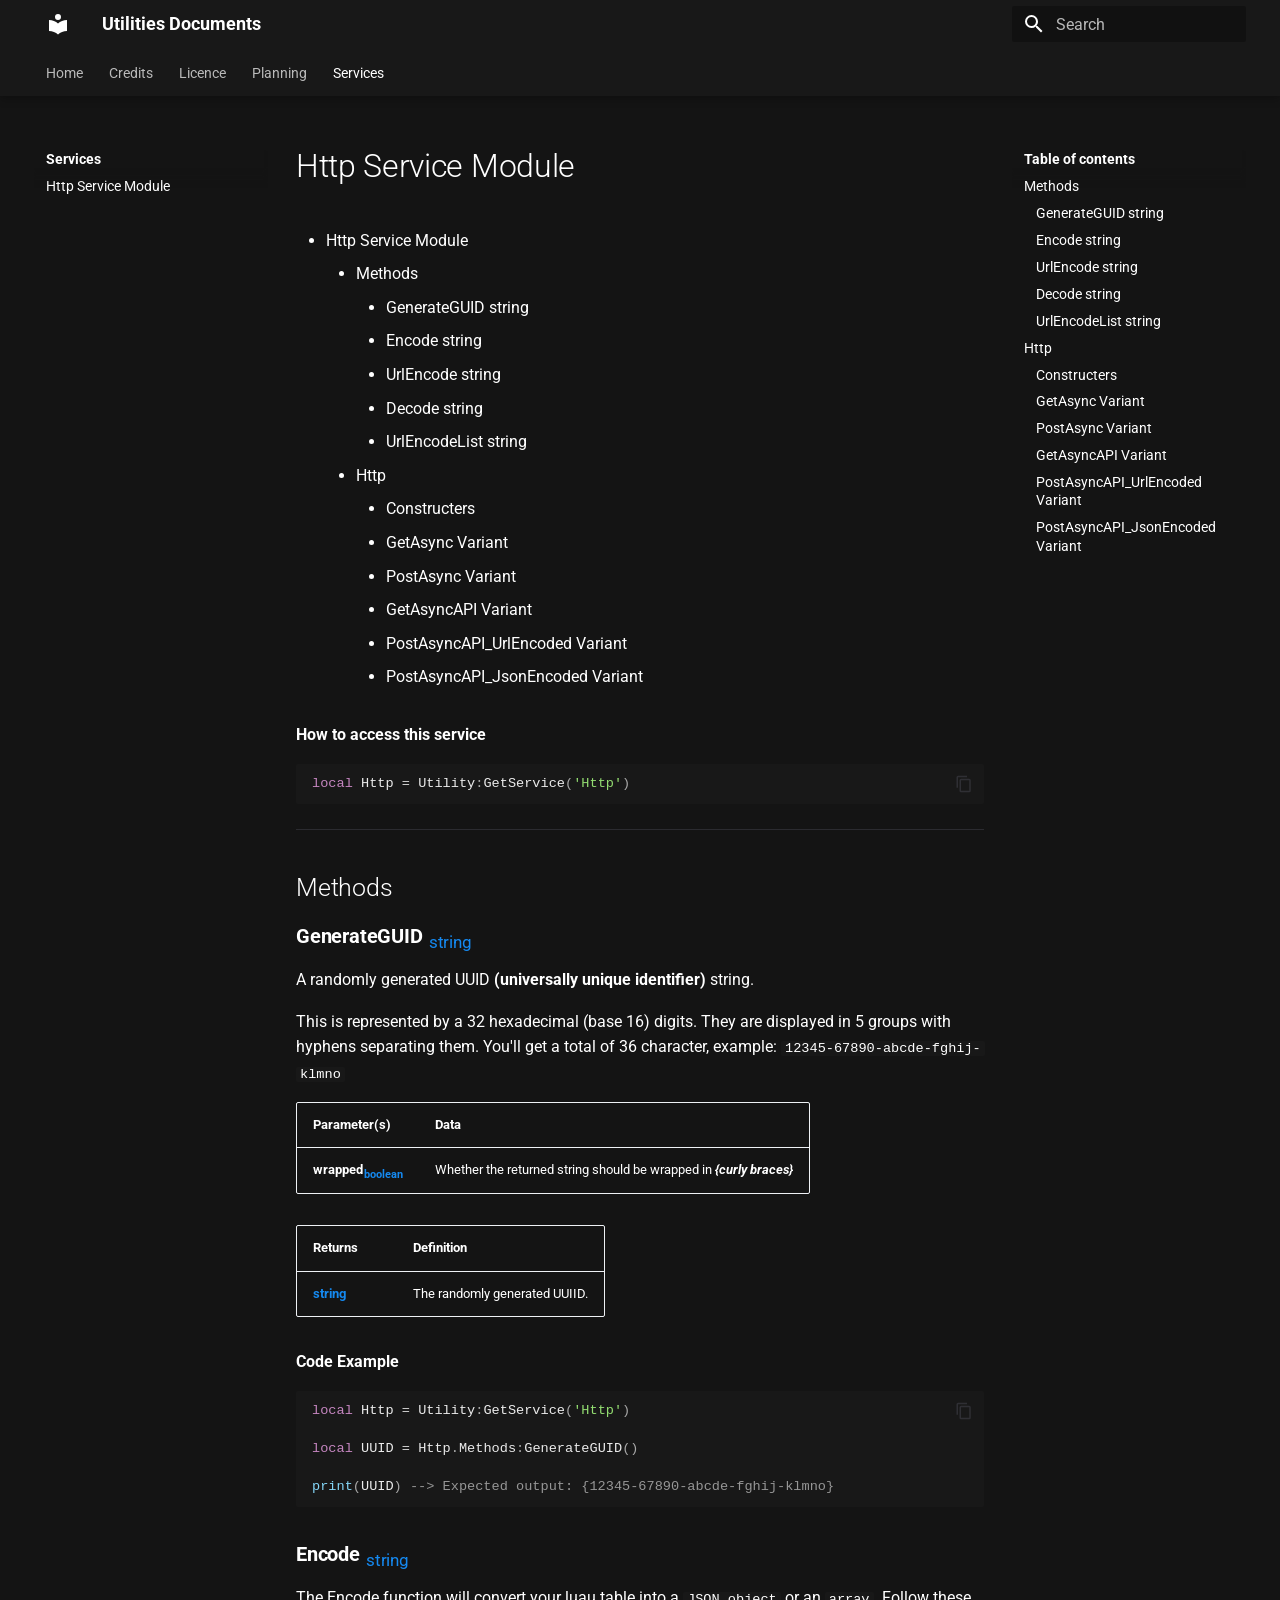
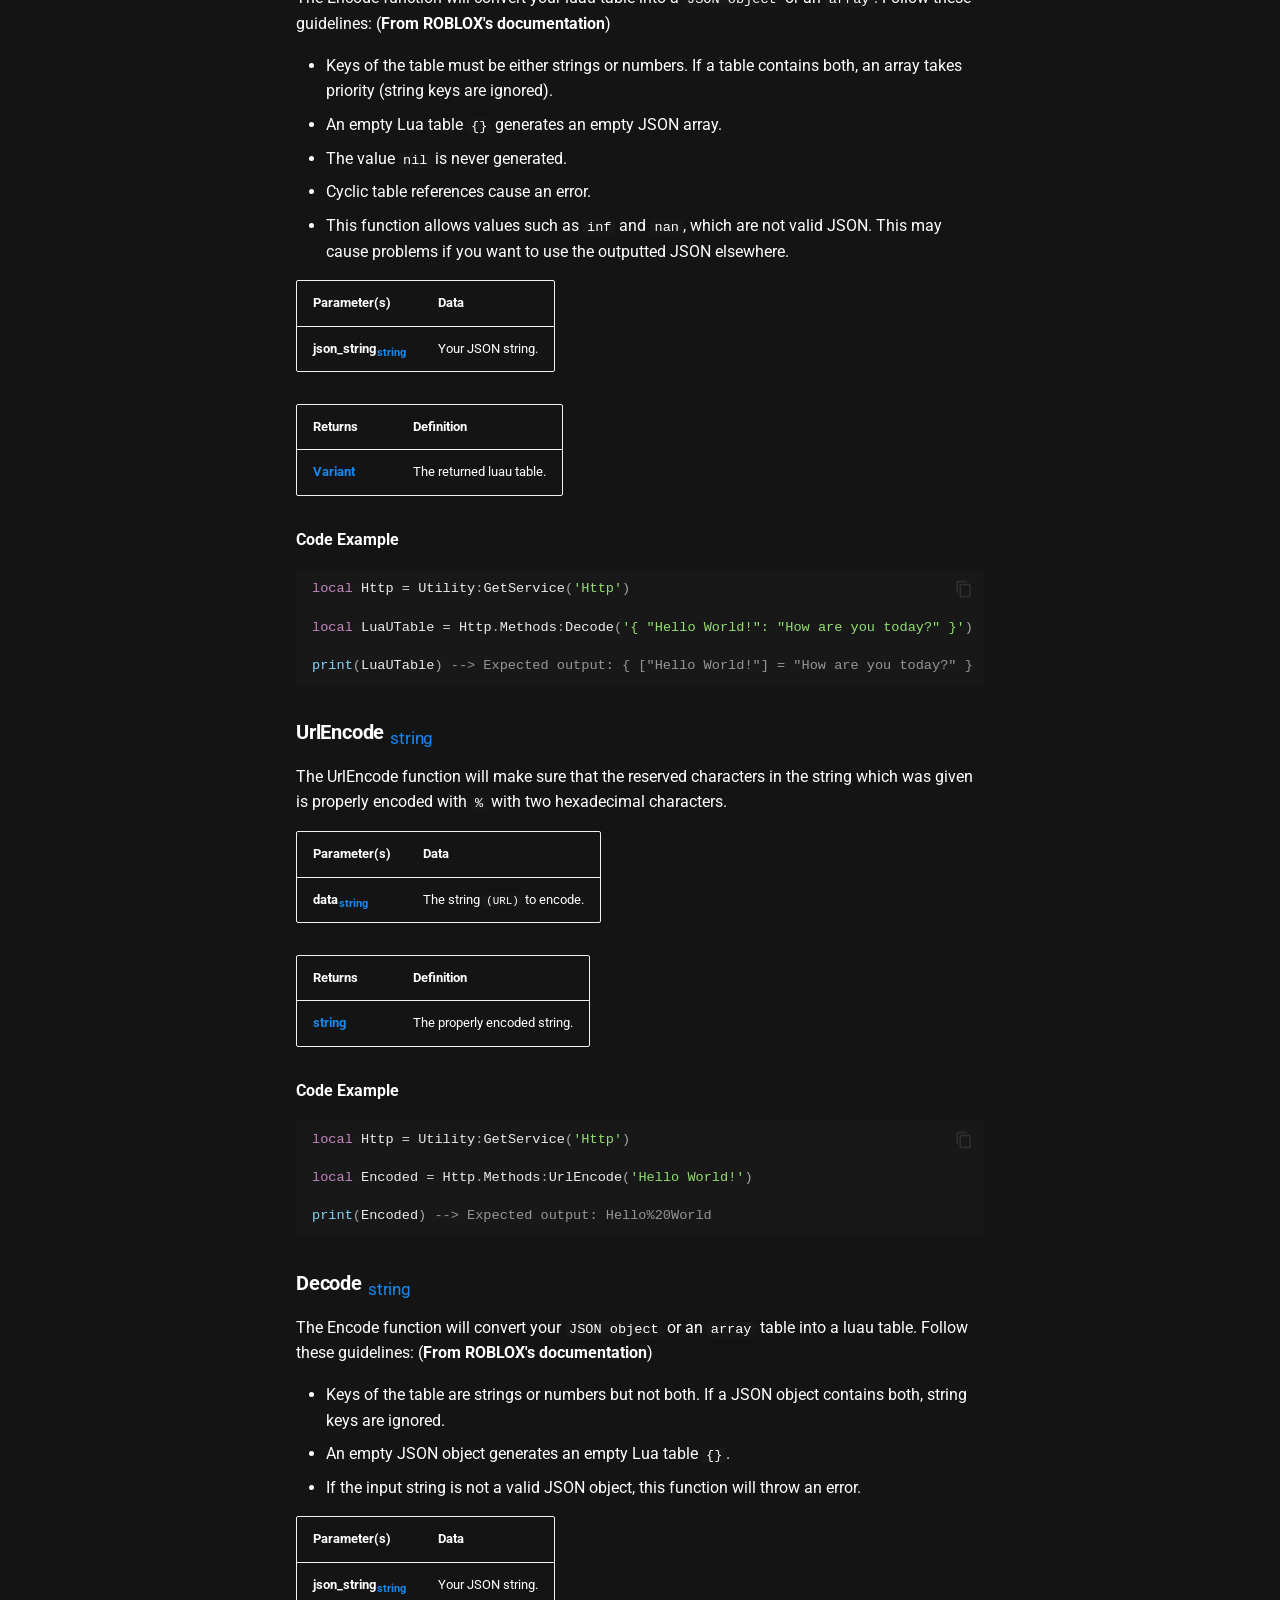
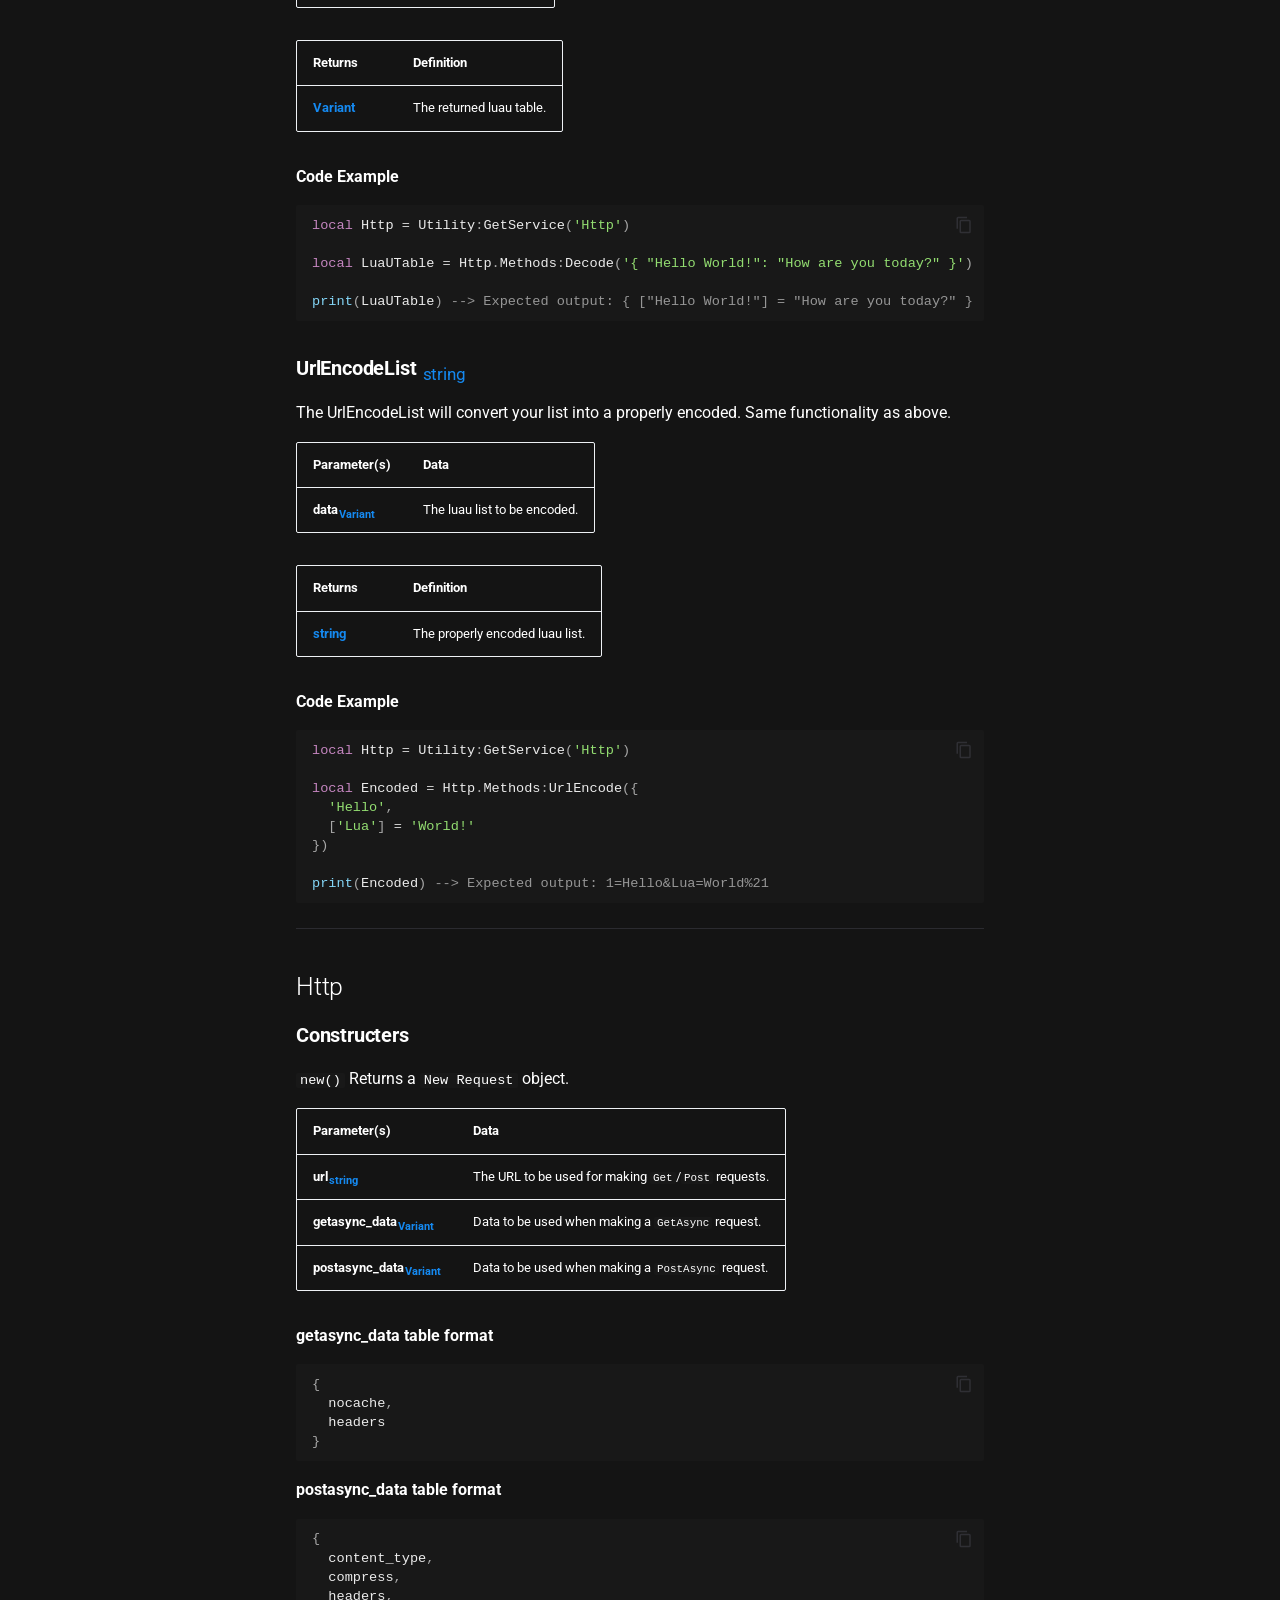
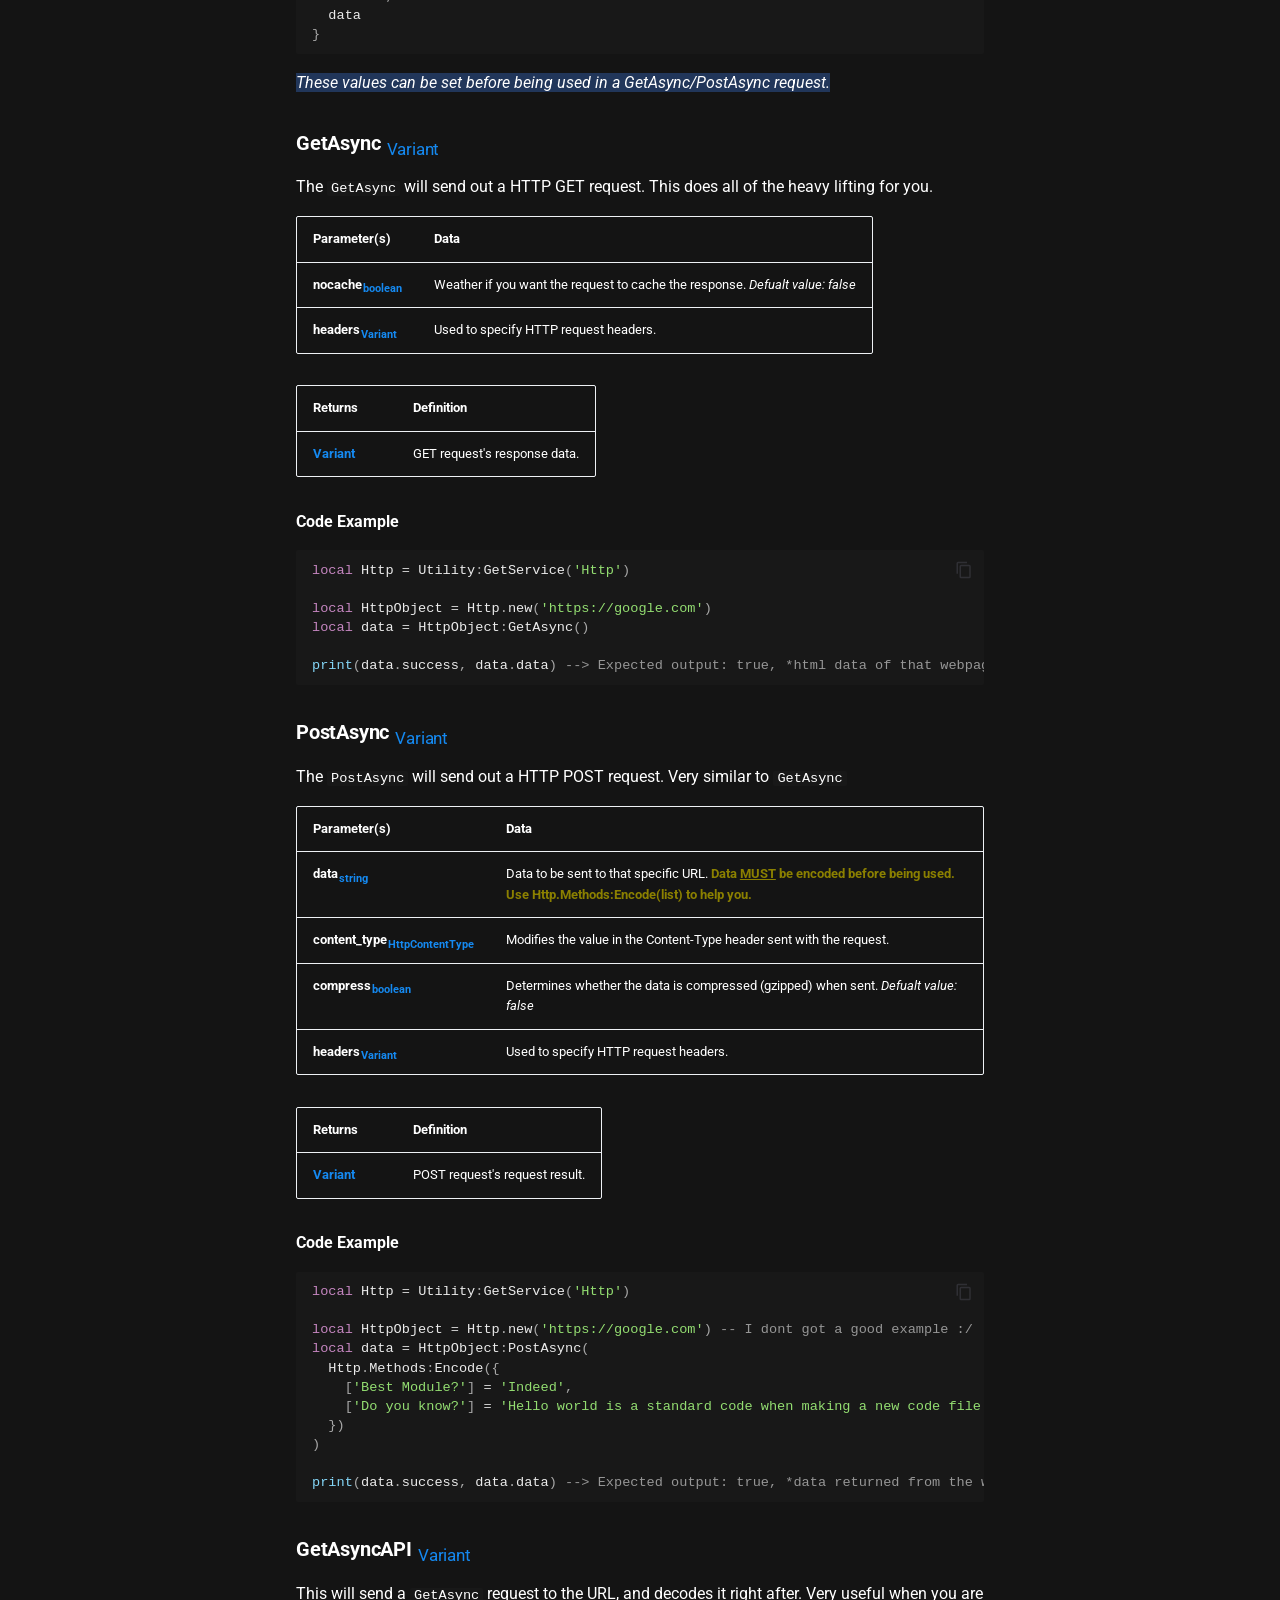
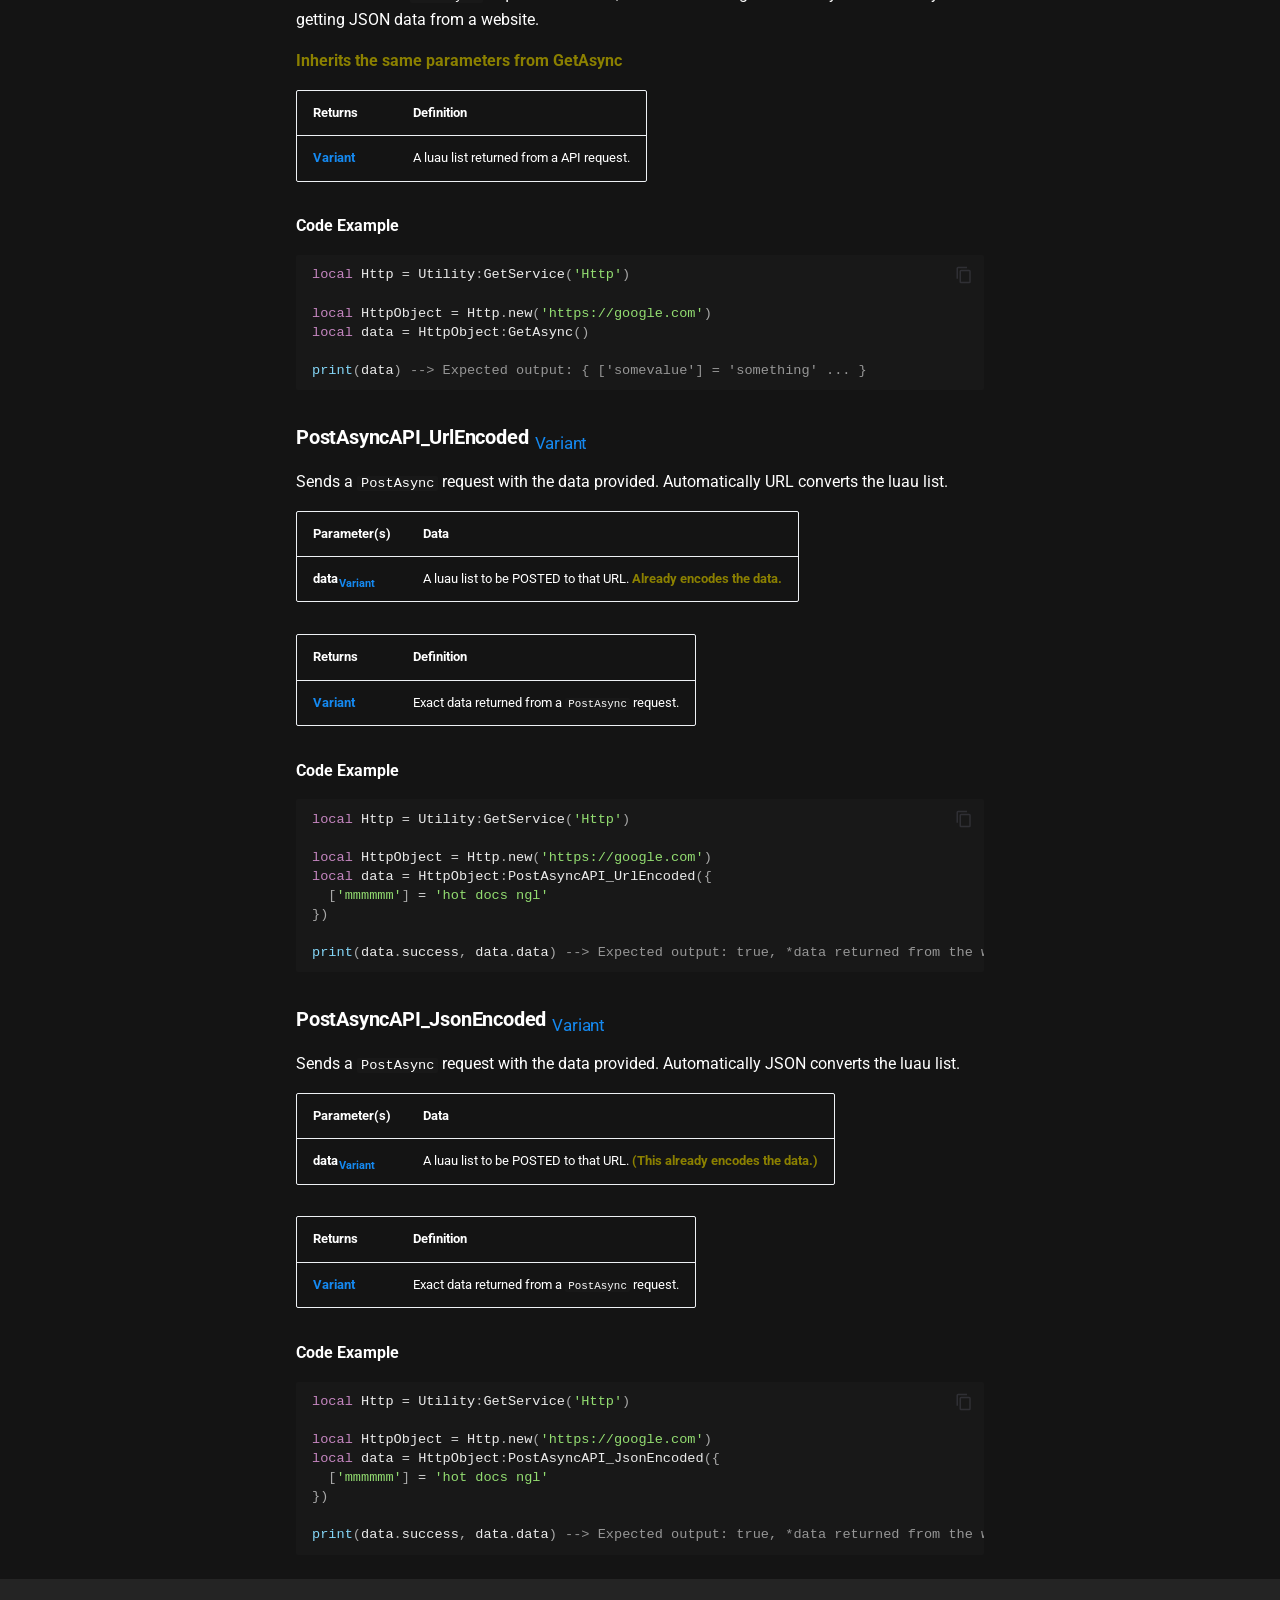
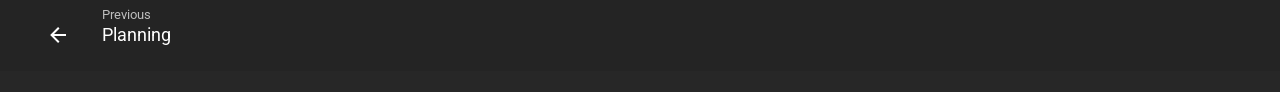
<file: services/http-service/index.html>
<!doctype html>
<html lang="en" class="no-js">
  <head>
    
      <meta charset="utf-8">
      <meta name="viewport" content="width=device-width,initial-scale=1">
      
      
      
      <link rel="icon" href="../../assets/images/favicon.png">
      <meta name="generator" content="mkdocs-1.4.2, mkdocs-material-8.5.10">
    
    
      
        <title>Http Service Module - Utilities Documents</title>
      
    
    
      <link rel="stylesheet" href="../../assets/stylesheets/main.472b142f.min.css">
      
        
        <link rel="stylesheet" href="../../assets/stylesheets/palette.08040f6c.min.css">
        
      
      

    
    
    
      
        
        
        <link rel="preconnect" href="https://fonts.gstatic.com" crossorigin>
        <link rel="stylesheet" href="https://fonts.googleapis.com/css?family=Roboto:300,300i,400,400i,700,700i%7CConsolas:400,400i,700,700i&display=fallback">
        <style>:root{--md-text-font:"Roboto";--md-code-font:"Consolas"}</style>
      
    
    
      <link rel="stylesheet" href="../../stylesheets/extra.css">
    
    <script>__md_scope=new URL("../..",location),__md_hash=e=>[...e].reduce((e,_)=>(e<<5)-e+_.charCodeAt(0),0),__md_get=(e,_=localStorage,t=__md_scope)=>JSON.parse(_.getItem(t.pathname+"."+e)),__md_set=(e,_,t=localStorage,a=__md_scope)=>{try{t.setItem(a.pathname+"."+e,JSON.stringify(_))}catch(e){}}</script>
    
      

    
    
    
  </head>
  
  
    
    
    
    
    
    <body dir="ltr" data-md-color-scheme="slate" data-md-color-primary="" data-md-color-accent="">
  
    
    
    <input class="md-toggle" data-md-toggle="drawer" type="checkbox" id="__drawer" autocomplete="off">
    <input class="md-toggle" data-md-toggle="search" type="checkbox" id="__search" autocomplete="off">
    <label class="md-overlay" for="__drawer"></label>
    <div data-md-component="skip">
      
        
        <a href="#http-service-module" class="md-skip">
          Skip to content
        </a>
      
    </div>
    <div data-md-component="announce">
      
    </div>
    
    
      

  

<header class="md-header md-header--lifted" data-md-component="header">
  <nav class="md-header__inner md-grid" aria-label="Header">
    <a href="../.." title="Utilities Documents" class="md-header__button md-logo" aria-label="Utilities Documents" data-md-component="logo">
      
  
  <svg xmlns="http://www.w3.org/2000/svg" viewBox="0 0 24 24"><path d="M12 8a3 3 0 0 0 3-3 3 3 0 0 0-3-3 3 3 0 0 0-3 3 3 3 0 0 0 3 3m0 3.54C9.64 9.35 6.5 8 3 8v11c3.5 0 6.64 1.35 9 3.54 2.36-2.19 5.5-3.54 9-3.54V8c-3.5 0-6.64 1.35-9 3.54Z"/></svg>

    </a>
    <label class="md-header__button md-icon" for="__drawer">
      <svg xmlns="http://www.w3.org/2000/svg" viewBox="0 0 24 24"><path d="M3 6h18v2H3V6m0 5h18v2H3v-2m0 5h18v2H3v-2Z"/></svg>
    </label>
    <div class="md-header__title" data-md-component="header-title">
      <div class="md-header__ellipsis">
        <div class="md-header__topic">
          <span class="md-ellipsis">
            Utilities Documents
          </span>
        </div>
        <div class="md-header__topic" data-md-component="header-topic">
          <span class="md-ellipsis">
            
              Http Service Module
            
          </span>
        </div>
      </div>
    </div>
    
    
    
      <label class="md-header__button md-icon" for="__search">
        <svg xmlns="http://www.w3.org/2000/svg" viewBox="0 0 24 24"><path d="M9.5 3A6.5 6.5 0 0 1 16 9.5c0 1.61-.59 3.09-1.56 4.23l.27.27h.79l5 5-1.5 1.5-5-5v-.79l-.27-.27A6.516 6.516 0 0 1 9.5 16 6.5 6.5 0 0 1 3 9.5 6.5 6.5 0 0 1 9.5 3m0 2C7 5 5 7 5 9.5S7 14 9.5 14 14 12 14 9.5 12 5 9.5 5Z"/></svg>
      </label>
      <div class="md-search" data-md-component="search" role="dialog">
  <label class="md-search__overlay" for="__search"></label>
  <div class="md-search__inner" role="search">
    <form class="md-search__form" name="search">
      <input type="text" class="md-search__input" name="query" aria-label="Search" placeholder="Search" autocapitalize="off" autocorrect="off" autocomplete="off" spellcheck="false" data-md-component="search-query" required>
      <label class="md-search__icon md-icon" for="__search">
        <svg xmlns="http://www.w3.org/2000/svg" viewBox="0 0 24 24"><path d="M9.5 3A6.5 6.5 0 0 1 16 9.5c0 1.61-.59 3.09-1.56 4.23l.27.27h.79l5 5-1.5 1.5-5-5v-.79l-.27-.27A6.516 6.516 0 0 1 9.5 16 6.5 6.5 0 0 1 3 9.5 6.5 6.5 0 0 1 9.5 3m0 2C7 5 5 7 5 9.5S7 14 9.5 14 14 12 14 9.5 12 5 9.5 5Z"/></svg>
        <svg xmlns="http://www.w3.org/2000/svg" viewBox="0 0 24 24"><path d="M20 11v2H8l5.5 5.5-1.42 1.42L4.16 12l7.92-7.92L13.5 5.5 8 11h12Z"/></svg>
      </label>
      <nav class="md-search__options" aria-label="Search">
        
        <button type="reset" class="md-search__icon md-icon" title="Clear" aria-label="Clear" tabindex="-1">
          <svg xmlns="http://www.w3.org/2000/svg" viewBox="0 0 24 24"><path d="M19 6.41 17.59 5 12 10.59 6.41 5 5 6.41 10.59 12 5 17.59 6.41 19 12 13.41 17.59 19 19 17.59 13.41 12 19 6.41Z"/></svg>
        </button>
      </nav>
      
    </form>
    <div class="md-search__output">
      <div class="md-search__scrollwrap" data-md-scrollfix>
        <div class="md-search-result" data-md-component="search-result">
          <div class="md-search-result__meta">
            Initializing search
          </div>
          <ol class="md-search-result__list"></ol>
        </div>
      </div>
    </div>
  </div>
</div>
    
    
  </nav>
  
    
      
<nav class="md-tabs" aria-label="Tabs" data-md-component="tabs">
  <div class="md-tabs__inner md-grid">
    <ul class="md-tabs__list">
      
        
  
  


  <li class="md-tabs__item">
    <a href="../.." class="md-tabs__link">
      Home
    </a>
  </li>

      
        
  
  


  <li class="md-tabs__item">
    <a href="../../credits/" class="md-tabs__link">
      Credits
    </a>
  </li>

      
        
  
  


  <li class="md-tabs__item">
    <a href="../../licence/" class="md-tabs__link">
      Licence
    </a>
  </li>

      
        
  
  


  <li class="md-tabs__item">
    <a href="../../todo/" class="md-tabs__link">
      Planning
    </a>
  </li>

      
        
  
  
    
  


  
  
  
    <li class="md-tabs__item">
      <a href="./" class="md-tabs__link md-tabs__link--active">
        Services
      </a>
    </li>
  

      
    </ul>
  </div>
</nav>
    
  
</header>
    
    <div class="md-container" data-md-component="container">
      
      
        
      
      <main class="md-main" data-md-component="main">
        <div class="md-main__inner md-grid">
          
            
              
              <div class="md-sidebar md-sidebar--primary" data-md-component="sidebar" data-md-type="navigation" >
                <div class="md-sidebar__scrollwrap">
                  <div class="md-sidebar__inner">
                    

  


<nav class="md-nav md-nav--primary md-nav--lifted" aria-label="Navigation" data-md-level="0">
  <label class="md-nav__title" for="__drawer">
    <a href="../.." title="Utilities Documents" class="md-nav__button md-logo" aria-label="Utilities Documents" data-md-component="logo">
      
  
  <svg xmlns="http://www.w3.org/2000/svg" viewBox="0 0 24 24"><path d="M12 8a3 3 0 0 0 3-3 3 3 0 0 0-3-3 3 3 0 0 0-3 3 3 3 0 0 0 3 3m0 3.54C9.64 9.35 6.5 8 3 8v11c3.5 0 6.64 1.35 9 3.54 2.36-2.19 5.5-3.54 9-3.54V8c-3.5 0-6.64 1.35-9 3.54Z"/></svg>

    </a>
    Utilities Documents
  </label>
  
  <ul class="md-nav__list" data-md-scrollfix>
    
      
      
      

  
  
  
    <li class="md-nav__item">
      <a href="../.." class="md-nav__link">
        Home
      </a>
    </li>
  

    
      
      
      

  
  
  
    <li class="md-nav__item">
      <a href="../../credits/" class="md-nav__link">
        Credits
      </a>
    </li>
  

    
      
      
      

  
  
  
    <li class="md-nav__item">
      <a href="../../licence/" class="md-nav__link">
        Licence
      </a>
    </li>
  

    
      
      
      

  
  
  
    <li class="md-nav__item">
      <a href="../../todo/" class="md-nav__link">
        Planning
      </a>
    </li>
  

    
      
      
      

  
  
    
  
  
    
    <li class="md-nav__item md-nav__item--active md-nav__item--nested">
      
      
        <input class="md-nav__toggle md-toggle" data-md-toggle="__nav_5" type="checkbox" id="__nav_5" checked>
      
      
      
      
        <label class="md-nav__link" for="__nav_5">
          Services
          <span class="md-nav__icon md-icon"></span>
        </label>
      
      <nav class="md-nav" aria-label="Services" data-md-level="1">
        <label class="md-nav__title" for="__nav_5">
          <span class="md-nav__icon md-icon"></span>
          Services
        </label>
        <ul class="md-nav__list" data-md-scrollfix>
          
            
              
  
  
    
  
  
    <li class="md-nav__item md-nav__item--active">
      
      <input class="md-nav__toggle md-toggle" data-md-toggle="toc" type="checkbox" id="__toc">
      
      
        
      
      
        <label class="md-nav__link md-nav__link--active" for="__toc">
          Http Service Module
          <span class="md-nav__icon md-icon"></span>
        </label>
      
      <a href="./" class="md-nav__link md-nav__link--active">
        Http Service Module
      </a>
      
        

<nav class="md-nav md-nav--secondary" aria-label="Table of contents">
  
  
  
    
  
  
    <label class="md-nav__title" for="__toc">
      <span class="md-nav__icon md-icon"></span>
      Table of contents
    </label>
    <ul class="md-nav__list" data-md-component="toc" data-md-scrollfix>
      
        <li class="md-nav__item">
  <a href="#methods" class="md-nav__link">
    Methods
  </a>
  
    <nav class="md-nav" aria-label="Methods">
      <ul class="md-nav__list">
        
          <li class="md-nav__item">
  <a href="#generateguid-string" class="md-nav__link">
    GenerateGUID string
  </a>
  
</li>
        
          <li class="md-nav__item">
  <a href="#encode-string" class="md-nav__link">
    Encode string
  </a>
  
</li>
        
          <li class="md-nav__item">
  <a href="#urlencode-string" class="md-nav__link">
    UrlEncode string
  </a>
  
</li>
        
          <li class="md-nav__item">
  <a href="#decode-string" class="md-nav__link">
    Decode string
  </a>
  
</li>
        
          <li class="md-nav__item">
  <a href="#urlencodelist-string" class="md-nav__link">
    UrlEncodeList string
  </a>
  
</li>
        
      </ul>
    </nav>
  
</li>
      
        <li class="md-nav__item">
  <a href="#http" class="md-nav__link">
    Http
  </a>
  
    <nav class="md-nav" aria-label="Http">
      <ul class="md-nav__list">
        
          <li class="md-nav__item">
  <a href="#constructers" class="md-nav__link">
    Constructers
  </a>
  
</li>
        
          <li class="md-nav__item">
  <a href="#getasync-variant" class="md-nav__link">
    GetAsync Variant
  </a>
  
</li>
        
          <li class="md-nav__item">
  <a href="#postasync-variant" class="md-nav__link">
    PostAsync Variant
  </a>
  
</li>
        
          <li class="md-nav__item">
  <a href="#getasyncapi-variant" class="md-nav__link">
    GetAsyncAPI Variant
  </a>
  
</li>
        
          <li class="md-nav__item">
  <a href="#postasyncapi_urlencoded-variant" class="md-nav__link">
    PostAsyncAPI_UrlEncoded Variant
  </a>
  
</li>
        
          <li class="md-nav__item">
  <a href="#postasyncapi_jsonencoded-variant" class="md-nav__link">
    PostAsyncAPI_JsonEncoded Variant
  </a>
  
</li>
        
      </ul>
    </nav>
  
</li>
      
    </ul>
  
</nav>
      
    </li>
  

            
          
        </ul>
      </nav>
    </li>
  

    
  </ul>
</nav>
                  </div>
                </div>
              </div>
            
            
              
              <div class="md-sidebar md-sidebar--secondary" data-md-component="sidebar" data-md-type="toc" >
                <div class="md-sidebar__scrollwrap">
                  <div class="md-sidebar__inner">
                    

<nav class="md-nav md-nav--secondary" aria-label="Table of contents">
  
  
  
    
  
  
    <label class="md-nav__title" for="__toc">
      <span class="md-nav__icon md-icon"></span>
      Table of contents
    </label>
    <ul class="md-nav__list" data-md-component="toc" data-md-scrollfix>
      
        <li class="md-nav__item">
  <a href="#methods" class="md-nav__link">
    Methods
  </a>
  
    <nav class="md-nav" aria-label="Methods">
      <ul class="md-nav__list">
        
          <li class="md-nav__item">
  <a href="#generateguid-string" class="md-nav__link">
    GenerateGUID string
  </a>
  
</li>
        
          <li class="md-nav__item">
  <a href="#encode-string" class="md-nav__link">
    Encode string
  </a>
  
</li>
        
          <li class="md-nav__item">
  <a href="#urlencode-string" class="md-nav__link">
    UrlEncode string
  </a>
  
</li>
        
          <li class="md-nav__item">
  <a href="#decode-string" class="md-nav__link">
    Decode string
  </a>
  
</li>
        
          <li class="md-nav__item">
  <a href="#urlencodelist-string" class="md-nav__link">
    UrlEncodeList string
  </a>
  
</li>
        
      </ul>
    </nav>
  
</li>
      
        <li class="md-nav__item">
  <a href="#http" class="md-nav__link">
    Http
  </a>
  
    <nav class="md-nav" aria-label="Http">
      <ul class="md-nav__list">
        
          <li class="md-nav__item">
  <a href="#constructers" class="md-nav__link">
    Constructers
  </a>
  
</li>
        
          <li class="md-nav__item">
  <a href="#getasync-variant" class="md-nav__link">
    GetAsync Variant
  </a>
  
</li>
        
          <li class="md-nav__item">
  <a href="#postasync-variant" class="md-nav__link">
    PostAsync Variant
  </a>
  
</li>
        
          <li class="md-nav__item">
  <a href="#getasyncapi-variant" class="md-nav__link">
    GetAsyncAPI Variant
  </a>
  
</li>
        
          <li class="md-nav__item">
  <a href="#postasyncapi_urlencoded-variant" class="md-nav__link">
    PostAsyncAPI_UrlEncoded Variant
  </a>
  
</li>
        
          <li class="md-nav__item">
  <a href="#postasyncapi_jsonencoded-variant" class="md-nav__link">
    PostAsyncAPI_JsonEncoded Variant
  </a>
  
</li>
        
      </ul>
    </nav>
  
</li>
      
    </ul>
  
</nav>
                  </div>
                </div>
              </div>
            
          
          
            <div class="md-content" data-md-component="content">
              <article class="md-content__inner md-typeset">
                
                  


<h1 id="http-service-module">Http Service Module<a class="headerlink" href="#http-service-module" title="Permanent link">&para;</a></h1>
<div class="toc">
<ul>
<li><a href="#http-service-module">Http Service Module</a><ul>
<li><a href="#methods">Methods</a><ul>
<li><a href="#generateguid-string">GenerateGUID string</a></li>
<li><a href="#encode-string">Encode string</a></li>
<li><a href="#urlencode-string">UrlEncode string</a></li>
<li><a href="#decode-string">Decode string</a></li>
<li><a href="#urlencodelist-string">UrlEncodeList string</a></li>
</ul>
</li>
<li><a href="#http">Http</a><ul>
<li><a href="#constructers">Constructers</a></li>
<li><a href="#getasync-variant">GetAsync Variant</a></li>
<li><a href="#postasync-variant">PostAsync Variant</a></li>
<li><a href="#getasyncapi-variant">GetAsyncAPI Variant</a></li>
<li><a href="#postasyncapi_urlencoded-variant">PostAsyncAPI_UrlEncoded Variant</a></li>
<li><a href="#postasyncapi_jsonencoded-variant">PostAsyncAPI_JsonEncoded Variant</a></li>
</ul>
</li>
</ul>
</li>
</ul>
</div>
<p><strong>How to access this service</strong>
<div class="highlight"><pre><span></span><code><a id="__codelineno-0-1" name="__codelineno-0-1" href="#__codelineno-0-1"></a><span class="kd">local</span> <span class="n">Http</span> <span class="o">=</span> <span class="n">Utility</span><span class="p">:</span><span class="n">GetService</span><span class="p">(</span><span class="s1">&#39;Http&#39;</span><span class="p">)</span>
</code></pre></div></p>
<hr />
<h2 id="methods">Methods<a class="headerlink" href="#methods" title="Permanent link">&para;</a></h2>
<h3 id="generateguid-string"><strong>GenerateGUID</strong> <sub style='color: #1589F0'>string<a class="headerlink" href="#generateguid-string" title="Permanent link">&para;</a></h3>
<p>A randomly generated UUID <strong>(universally unique identifier)</strong> string.</p>
<p>This is represented by a 32 hexadecimal (base 16) digits. They are displayed in
5 groups with hyphens separating them. You'll get a total of 36 character, example: <code>12345-67890-abcde-fghij-klmno</code></p>
<table>
<thead>
<tr>
<th><strong>Parameter(s)</strong></th>
<th><strong>Data</strong></th>
</tr>
</thead>
<tbody>
<tr>
<td><b>wrapped<sub style='color: #1589F0'>boolean</sub></td>
<td></b> Whether the returned string should be wrapped in <strong><em>{curly braces}</em></strong></td>
</tr>
</tbody>
</table>
<table>
<thead>
<tr>
<th><strong>Returns</strong></th>
<th><strong>Definition</strong></th>
</tr>
</thead>
<tbody>
<tr>
<td><b style='color: #1589F0'>string</b></td>
<td>The randomly generated UUIID.</td>
</tr>
</tbody>
</table>
<p><strong>Code Example</strong>
<div class="highlight"><pre><span></span><code><a id="__codelineno-1-1" name="__codelineno-1-1" href="#__codelineno-1-1"></a><span class="kd">local</span> <span class="n">Http</span> <span class="o">=</span> <span class="n">Utility</span><span class="p">:</span><span class="n">GetService</span><span class="p">(</span><span class="s1">&#39;Http&#39;</span><span class="p">)</span>
<a id="__codelineno-1-2" name="__codelineno-1-2" href="#__codelineno-1-2"></a>
<a id="__codelineno-1-3" name="__codelineno-1-3" href="#__codelineno-1-3"></a><span class="kd">local</span> <span class="n">UUID</span> <span class="o">=</span> <span class="n">Http</span><span class="p">.</span><span class="n">Methods</span><span class="p">:</span><span class="n">GenerateGUID</span><span class="p">()</span>
<a id="__codelineno-1-4" name="__codelineno-1-4" href="#__codelineno-1-4"></a>
<a id="__codelineno-1-5" name="__codelineno-1-5" href="#__codelineno-1-5"></a><span class="nb">print</span><span class="p">(</span><span class="n">UUID</span><span class="p">)</span> <span class="c1">--&gt; Expected output: {12345-67890-abcde-fghij-klmno}</span>
</code></pre></div></p>
<h3 id="encode-string"><strong>Encode</strong> <sub style='color: #1589F0'>string<a class="headerlink" href="#encode-string" title="Permanent link">&para;</a></h3>
<p>The Encode function will convert your luau table into a <code>JSON object</code> or an <code>array</code>. Follow these guidelines: (<strong>From ROBLOX's documentation</strong>)</p>
<ul>
<li>Keys of the table must be either strings or numbers. If a table contains both, an array takes priority (string keys are ignored).</li>
<li>An empty Lua table <code>{}</code> generates an empty JSON array.</li>
<li>The value <code>nil</code> is never generated.</li>
<li>Cyclic table references cause an error.</li>
<li>This function allows values such as <code>inf</code> and <code>nan</code>, which are not valid JSON. This may cause problems if you want to use the outputted JSON elsewhere.</li>
</ul>
<table>
<thead>
<tr>
<th><strong>Parameter(s)</strong></th>
<th><strong>Data</strong></th>
</tr>
</thead>
<tbody>
<tr>
<td><b>json_string<sub style='color: #1589F0'>string</sub></b></td>
<td>Your JSON string.</td>
</tr>
</tbody>
</table>
<table>
<thead>
<tr>
<th><strong>Returns</strong></th>
<th><strong>Definition</strong></th>
</tr>
</thead>
<tbody>
<tr>
<td><b style='color: #1589F0'>Variant</b></td>
<td>The returned luau table.</td>
</tr>
</tbody>
</table>
<p><strong>Code Example</strong>
<div class="highlight"><pre><span></span><code><a id="__codelineno-2-1" name="__codelineno-2-1" href="#__codelineno-2-1"></a><span class="kd">local</span> <span class="n">Http</span> <span class="o">=</span> <span class="n">Utility</span><span class="p">:</span><span class="n">GetService</span><span class="p">(</span><span class="s1">&#39;Http&#39;</span><span class="p">)</span>
<a id="__codelineno-2-2" name="__codelineno-2-2" href="#__codelineno-2-2"></a>
<a id="__codelineno-2-3" name="__codelineno-2-3" href="#__codelineno-2-3"></a><span class="kd">local</span> <span class="n">LuaUTable</span> <span class="o">=</span> <span class="n">Http</span><span class="p">.</span><span class="n">Methods</span><span class="p">:</span><span class="n">Decode</span><span class="p">(</span><span class="s1">&#39;{ &quot;Hello World!&quot;: &quot;How are you today?&quot; }&#39;</span><span class="p">)</span>
<a id="__codelineno-2-4" name="__codelineno-2-4" href="#__codelineno-2-4"></a>
<a id="__codelineno-2-5" name="__codelineno-2-5" href="#__codelineno-2-5"></a><span class="nb">print</span><span class="p">(</span><span class="n">LuaUTable</span><span class="p">)</span> <span class="c1">--&gt; Expected output: { [&quot;Hello World!&quot;] = &quot;How are you today?&quot; }</span>
</code></pre></div></p>
<h3 id="urlencode-string"><strong>UrlEncode</strong> <sub style='color: #1589F0'>string<a class="headerlink" href="#urlencode-string" title="Permanent link">&para;</a></h3>
<p>The UrlEncode function will make sure that the reserved characters in the string which was given is properly encoded with <code>%</code> with two hexadecimal characters.</p>
<table>
<thead>
<tr>
<th><strong>Parameter(s)</strong></th>
<th><strong>Data</strong></th>
</tr>
</thead>
<tbody>
<tr>
<td><b>data<sub style='color: #1589F0'>string</sub></b></td>
<td>The string <code>(URL)</code> to encode.</td>
</tr>
</tbody>
</table>
<table>
<thead>
<tr>
<th><strong>Returns</strong></th>
<th><strong>Definition</strong></th>
</tr>
</thead>
<tbody>
<tr>
<td><b style='color: #1589F0'>string</b></td>
<td>The properly encoded string.</td>
</tr>
</tbody>
</table>
<p><strong>Code Example</strong>
<div class="highlight"><pre><span></span><code><a id="__codelineno-3-1" name="__codelineno-3-1" href="#__codelineno-3-1"></a><span class="kd">local</span> <span class="n">Http</span> <span class="o">=</span> <span class="n">Utility</span><span class="p">:</span><span class="n">GetService</span><span class="p">(</span><span class="s1">&#39;Http&#39;</span><span class="p">)</span>
<a id="__codelineno-3-2" name="__codelineno-3-2" href="#__codelineno-3-2"></a>
<a id="__codelineno-3-3" name="__codelineno-3-3" href="#__codelineno-3-3"></a><span class="kd">local</span> <span class="n">Encoded</span> <span class="o">=</span> <span class="n">Http</span><span class="p">.</span><span class="n">Methods</span><span class="p">:</span><span class="n">UrlEncode</span><span class="p">(</span><span class="s1">&#39;Hello World!&#39;</span><span class="p">)</span>
<a id="__codelineno-3-4" name="__codelineno-3-4" href="#__codelineno-3-4"></a>
<a id="__codelineno-3-5" name="__codelineno-3-5" href="#__codelineno-3-5"></a><span class="nb">print</span><span class="p">(</span><span class="n">Encoded</span><span class="p">)</span> <span class="c1">--&gt; Expected output: Hello%20World</span>
</code></pre></div></p>
<h3 id="decode-string"><strong>Decode</strong> <sub style='color: #1589F0'>string<a class="headerlink" href="#decode-string" title="Permanent link">&para;</a></h3>
<p>The Encode function will convert your <code>JSON object</code> or an <code>array</code> table into a luau table. Follow these guidelines: (<strong>From ROBLOX's documentation</strong>)</p>
<ul>
<li>Keys of the table are strings or numbers but not both. If a JSON object contains both, string keys are ignored.</li>
<li>An empty JSON object generates an empty Lua table <code>{}</code>.</li>
<li>If the input string is not a valid JSON object, this function will throw an error.</li>
</ul>
<table>
<thead>
<tr>
<th><strong>Parameter(s)</strong></th>
<th><strong>Data</strong></th>
</tr>
</thead>
<tbody>
<tr>
<td><b>json_string<sub style='color: #1589F0'>string</sub></b></td>
<td>Your JSON string.</td>
</tr>
</tbody>
</table>
<table>
<thead>
<tr>
<th><strong>Returns</strong></th>
<th><strong>Definition</strong></th>
</tr>
</thead>
<tbody>
<tr>
<td><b style='color: #1589F0'>Variant</b></td>
<td>The returned luau table.</td>
</tr>
</tbody>
</table>
<p><strong>Code Example</strong>
<div class="highlight"><pre><span></span><code><a id="__codelineno-4-1" name="__codelineno-4-1" href="#__codelineno-4-1"></a><span class="kd">local</span> <span class="n">Http</span> <span class="o">=</span> <span class="n">Utility</span><span class="p">:</span><span class="n">GetService</span><span class="p">(</span><span class="s1">&#39;Http&#39;</span><span class="p">)</span>
<a id="__codelineno-4-2" name="__codelineno-4-2" href="#__codelineno-4-2"></a>
<a id="__codelineno-4-3" name="__codelineno-4-3" href="#__codelineno-4-3"></a><span class="kd">local</span> <span class="n">LuaUTable</span> <span class="o">=</span> <span class="n">Http</span><span class="p">.</span><span class="n">Methods</span><span class="p">:</span><span class="n">Decode</span><span class="p">(</span><span class="s1">&#39;{ &quot;Hello World!&quot;: &quot;How are you today?&quot; }&#39;</span><span class="p">)</span>
<a id="__codelineno-4-4" name="__codelineno-4-4" href="#__codelineno-4-4"></a>
<a id="__codelineno-4-5" name="__codelineno-4-5" href="#__codelineno-4-5"></a><span class="nb">print</span><span class="p">(</span><span class="n">LuaUTable</span><span class="p">)</span> <span class="c1">--&gt; Expected output: { [&quot;Hello World!&quot;] = &quot;How are you today?&quot; }</span>
</code></pre></div></p>
<h3 id="urlencodelist-string"><strong>UrlEncodeList</strong> <sub style='color: #1589F0'>string<a class="headerlink" href="#urlencodelist-string" title="Permanent link">&para;</a></h3>
<p>The UrlEncodeList will convert your list into a properly encoded. Same functionality as above.</p>
<table>
<thead>
<tr>
<th><strong>Parameter(s)</strong></th>
<th><strong>Data</strong></th>
</tr>
</thead>
<tbody>
<tr>
<td><b>data<sub style='color: #1589F0'>Variant</sub></b></td>
<td>The luau list to be encoded.</td>
</tr>
</tbody>
</table>
<table>
<thead>
<tr>
<th><strong>Returns</strong></th>
<th><strong>Definition</strong></th>
</tr>
</thead>
<tbody>
<tr>
<td><b style='color: #1589F0'>string</b></td>
<td>The properly encoded luau list.</td>
</tr>
</tbody>
</table>
<p><strong>Code Example</strong>
<div class="highlight"><pre><span></span><code><a id="__codelineno-5-1" name="__codelineno-5-1" href="#__codelineno-5-1"></a><span class="kd">local</span> <span class="n">Http</span> <span class="o">=</span> <span class="n">Utility</span><span class="p">:</span><span class="n">GetService</span><span class="p">(</span><span class="s1">&#39;Http&#39;</span><span class="p">)</span>
<a id="__codelineno-5-2" name="__codelineno-5-2" href="#__codelineno-5-2"></a>
<a id="__codelineno-5-3" name="__codelineno-5-3" href="#__codelineno-5-3"></a><span class="kd">local</span> <span class="n">Encoded</span> <span class="o">=</span> <span class="n">Http</span><span class="p">.</span><span class="n">Methods</span><span class="p">:</span><span class="n">UrlEncode</span><span class="p">({</span>
<a id="__codelineno-5-4" name="__codelineno-5-4" href="#__codelineno-5-4"></a>  <span class="s1">&#39;Hello&#39;</span><span class="p">,</span>
<a id="__codelineno-5-5" name="__codelineno-5-5" href="#__codelineno-5-5"></a>  <span class="p">[</span><span class="s1">&#39;Lua&#39;</span><span class="p">]</span> <span class="o">=</span> <span class="s1">&#39;World!&#39;</span>
<a id="__codelineno-5-6" name="__codelineno-5-6" href="#__codelineno-5-6"></a><span class="p">})</span>
<a id="__codelineno-5-7" name="__codelineno-5-7" href="#__codelineno-5-7"></a>
<a id="__codelineno-5-8" name="__codelineno-5-8" href="#__codelineno-5-8"></a><span class="nb">print</span><span class="p">(</span><span class="n">Encoded</span><span class="p">)</span> <span class="c1">--&gt; Expected output: 1=Hello&amp;Lua=World%21</span>
</code></pre></div></p>
<hr />
<h2 id="http">Http<a class="headerlink" href="#http" title="Permanent link">&para;</a></h2>
<h3 id="constructers"><strong>Constructers</strong><a class="headerlink" href="#constructers" title="Permanent link">&para;</a></h3>
<p><code>new()</code> Returns a <code>New Request</code> object.</p>
<table>
<thead>
<tr>
<th><strong>Parameter(s)</strong></th>
<th><strong>Data</strong></th>
</tr>
</thead>
<tbody>
<tr>
<td><b>url<sub style='color: #1589F0'>string</sub></b></td>
<td>The URL to be used for making <code>Get</code>/<code>Post</code> requests.</td>
</tr>
<tr>
<td><b>getasync_data<sub style='color: #1589F0'>Variant</sub></b></td>
<td>Data to be used when making a <code>GetAsync</code> request.</td>
</tr>
<tr>
<td><b>postasync_data<sub style='color: #1589F0'>Variant</sub></b></td>
<td>Data to be used when making a <code>PostAsync</code> request.</td>
</tr>
</tbody>
</table>
<p><strong>getasync_data table format</strong>
<div class="highlight"><pre><span></span><code><a id="__codelineno-6-1" name="__codelineno-6-1" href="#__codelineno-6-1"></a><span class="p">{</span>
<a id="__codelineno-6-2" name="__codelineno-6-2" href="#__codelineno-6-2"></a>  <span class="n">nocache</span><span class="p">,</span>
<a id="__codelineno-6-3" name="__codelineno-6-3" href="#__codelineno-6-3"></a>  <span class="n">headers</span>
<a id="__codelineno-6-4" name="__codelineno-6-4" href="#__codelineno-6-4"></a><span class="p">}</span>
</code></pre></div></p>
<p><strong>postasync_data table format</strong>
<div class="highlight"><pre><span></span><code><a id="__codelineno-7-1" name="__codelineno-7-1" href="#__codelineno-7-1"></a><span class="p">{</span>
<a id="__codelineno-7-2" name="__codelineno-7-2" href="#__codelineno-7-2"></a>  <span class="n">content_type</span><span class="p">,</span>
<a id="__codelineno-7-3" name="__codelineno-7-3" href="#__codelineno-7-3"></a>  <span class="n">compress</span><span class="p">,</span>
<a id="__codelineno-7-4" name="__codelineno-7-4" href="#__codelineno-7-4"></a>  <span class="n">headers</span><span class="p">,</span>
<a id="__codelineno-7-5" name="__codelineno-7-5" href="#__codelineno-7-5"></a>  <span class="n">data</span>
<a id="__codelineno-7-6" name="__codelineno-7-6" href="#__codelineno-7-6"></a><span class="p">}</span>
</code></pre></div></p>
<p><em><mark>These values can be set before being used in a GetAsync/PostAsync request.</mark></em></p>
<h3 id="getasync-variant"><strong>GetAsync</strong> <sub style='color: #1589F0'>Variant<a class="headerlink" href="#getasync-variant" title="Permanent link">&para;</a></h3>
<p>The <code>GetAsync</code> will send out a HTTP GET request. This does all of the heavy lifting for you.</p>
<table>
<thead>
<tr>
<th><strong>Parameter(s)</strong></th>
<th><strong>Data</strong></th>
</tr>
</thead>
<tbody>
<tr>
<td><b>nocache<sub style='color: #1589F0'>boolean</sub></b></td>
<td>Weather if you want the request to cache the response. <em>Defualt value: false</em></td>
</tr>
<tr>
<td><b>headers<sub style='color: #1589F0'>Variant</sub></b></td>
<td>Used to specify HTTP request headers.</td>
</tr>
</tbody>
</table>
<table>
<thead>
<tr>
<th><strong>Returns</strong></th>
<th><strong>Definition</strong></th>
</tr>
</thead>
<tbody>
<tr>
<td><b style='color: #1589F0'>Variant</b></td>
<td>GET request's response data.</td>
</tr>
</tbody>
</table>
<p><strong>Code Example</strong>
<div class="highlight"><pre><span></span><code><a id="__codelineno-8-1" name="__codelineno-8-1" href="#__codelineno-8-1"></a><span class="kd">local</span> <span class="n">Http</span> <span class="o">=</span> <span class="n">Utility</span><span class="p">:</span><span class="n">GetService</span><span class="p">(</span><span class="s1">&#39;Http&#39;</span><span class="p">)</span>
<a id="__codelineno-8-2" name="__codelineno-8-2" href="#__codelineno-8-2"></a>
<a id="__codelineno-8-3" name="__codelineno-8-3" href="#__codelineno-8-3"></a><span class="kd">local</span> <span class="n">HttpObject</span> <span class="o">=</span> <span class="n">Http</span><span class="p">.</span><span class="n">new</span><span class="p">(</span><span class="s1">&#39;https://google.com&#39;</span><span class="p">)</span>
<a id="__codelineno-8-4" name="__codelineno-8-4" href="#__codelineno-8-4"></a><span class="kd">local</span> <span class="n">data</span> <span class="o">=</span> <span class="n">HttpObject</span><span class="p">:</span><span class="n">GetAsync</span><span class="p">()</span>
<a id="__codelineno-8-5" name="__codelineno-8-5" href="#__codelineno-8-5"></a>
<a id="__codelineno-8-6" name="__codelineno-8-6" href="#__codelineno-8-6"></a><span class="nb">print</span><span class="p">(</span><span class="n">data</span><span class="p">.</span><span class="n">success</span><span class="p">,</span> <span class="n">data</span><span class="p">.</span><span class="n">data</span><span class="p">)</span> <span class="c1">--&gt; Expected output: true, *html data of that webpage*</span>
</code></pre></div></p>
<h3 id="postasync-variant"><strong>PostAsync</strong> <sub style='color: #1589F0'>Variant<a class="headerlink" href="#postasync-variant" title="Permanent link">&para;</a></h3>
<p>The <code>PostAsync</code> will send out a HTTP POST request. Very similar to <code>GetAsync</code></p>
<table>
<thead>
<tr>
<th><strong>Parameter(s)</strong></th>
<th><strong>Data</strong></th>
</tr>
</thead>
<tbody>
<tr>
<td><b>data<sub style='color: #1589F0'>string</sub></td>
<td></b> Data to be sent to that specific URL. <b style='color: #8B8000'>Data <ins>MUST</ins> be encoded before being used. Use Http.Methods:Encode(list) to help you.</b></td>
</tr>
<tr>
<td><b>content_type<sub style='color: #1589F0'>HttpContentType</sub></b></td>
<td>Modifies the value in the Content-Type header sent with the request.</td>
</tr>
<tr>
<td><b>compress<sub style='color: #1589F0'>boolean</sub></b></td>
<td>Determines whether the data is compressed (gzipped) when sent. <em>Defualt value: false</em></td>
</tr>
<tr>
<td><b>headers<sub style='color: #1589F0'>Variant</sub></b></td>
<td>Used to specify HTTP request headers.</td>
</tr>
</tbody>
</table>
<table>
<thead>
<tr>
<th><strong>Returns</strong></th>
<th><strong>Definition</strong></th>
</tr>
</thead>
<tbody>
<tr>
<td><b style='color: #1589F0'>Variant</b></td>
<td>POST request's request result.</td>
</tr>
</tbody>
</table>
<p><strong>Code Example</strong>
<div class="highlight"><pre><span></span><code><a id="__codelineno-9-1" name="__codelineno-9-1" href="#__codelineno-9-1"></a><span class="kd">local</span> <span class="n">Http</span> <span class="o">=</span> <span class="n">Utility</span><span class="p">:</span><span class="n">GetService</span><span class="p">(</span><span class="s1">&#39;Http&#39;</span><span class="p">)</span>
<a id="__codelineno-9-2" name="__codelineno-9-2" href="#__codelineno-9-2"></a>
<a id="__codelineno-9-3" name="__codelineno-9-3" href="#__codelineno-9-3"></a><span class="kd">local</span> <span class="n">HttpObject</span> <span class="o">=</span> <span class="n">Http</span><span class="p">.</span><span class="n">new</span><span class="p">(</span><span class="s1">&#39;https://google.com&#39;</span><span class="p">)</span> <span class="c1">-- I dont got a good example :/</span>
<a id="__codelineno-9-4" name="__codelineno-9-4" href="#__codelineno-9-4"></a><span class="kd">local</span> <span class="n">data</span> <span class="o">=</span> <span class="n">HttpObject</span><span class="p">:</span><span class="n">PostAsync</span><span class="p">(</span>
<a id="__codelineno-9-5" name="__codelineno-9-5" href="#__codelineno-9-5"></a>  <span class="n">Http</span><span class="p">.</span><span class="n">Methods</span><span class="p">:</span><span class="n">Encode</span><span class="p">({</span>
<a id="__codelineno-9-6" name="__codelineno-9-6" href="#__codelineno-9-6"></a>    <span class="p">[</span><span class="s1">&#39;Best Module?&#39;</span><span class="p">]</span> <span class="o">=</span> <span class="s1">&#39;Indeed&#39;</span><span class="p">,</span>
<a id="__codelineno-9-7" name="__codelineno-9-7" href="#__codelineno-9-7"></a>    <span class="p">[</span><span class="s1">&#39;Do you know?&#39;</span><span class="p">]</span> <span class="o">=</span> <span class="s1">&#39;Hello world is a standard code when making a new code file. This can also help illstrate the language</span><span class="se">\&#39;</span><span class="s1">s basic syntax.&#39;</span>
<a id="__codelineno-9-8" name="__codelineno-9-8" href="#__codelineno-9-8"></a>  <span class="p">})</span>
<a id="__codelineno-9-9" name="__codelineno-9-9" href="#__codelineno-9-9"></a><span class="p">)</span>
<a id="__codelineno-9-10" name="__codelineno-9-10" href="#__codelineno-9-10"></a>
<a id="__codelineno-9-11" name="__codelineno-9-11" href="#__codelineno-9-11"></a><span class="nb">print</span><span class="p">(</span><span class="n">data</span><span class="p">.</span><span class="n">success</span><span class="p">,</span> <span class="n">data</span><span class="p">.</span><span class="n">data</span><span class="p">)</span> <span class="c1">--&gt; Expected output: true, *data returned from the website?*</span>
</code></pre></div></p>
<h3 id="getasyncapi-variant"><strong>GetAsyncAPI</strong> <sub style='color: #1589F0'>Variant<a class="headerlink" href="#getasyncapi-variant" title="Permanent link">&para;</a></h3>
<p>This will send a <code>GetAsync</code> request to the URL, and decodes it right after. Very useful when you are getting JSON data from a website.</p>
<p><b style='color: #8B8000'>Inherits the same parameters from GetAsync</b></p>
<table>
<thead>
<tr>
<th><strong>Returns</strong></th>
<th><strong>Definition</strong></th>
</tr>
</thead>
<tbody>
<tr>
<td><b style='color: #1589F0'>Variant</b></td>
<td>A luau list returned from a API request.</td>
</tr>
</tbody>
</table>
<p><strong>Code Example</strong>
<div class="highlight"><pre><span></span><code><a id="__codelineno-10-1" name="__codelineno-10-1" href="#__codelineno-10-1"></a><span class="kd">local</span> <span class="n">Http</span> <span class="o">=</span> <span class="n">Utility</span><span class="p">:</span><span class="n">GetService</span><span class="p">(</span><span class="s1">&#39;Http&#39;</span><span class="p">)</span>
<a id="__codelineno-10-2" name="__codelineno-10-2" href="#__codelineno-10-2"></a>
<a id="__codelineno-10-3" name="__codelineno-10-3" href="#__codelineno-10-3"></a><span class="kd">local</span> <span class="n">HttpObject</span> <span class="o">=</span> <span class="n">Http</span><span class="p">.</span><span class="n">new</span><span class="p">(</span><span class="s1">&#39;https://google.com&#39;</span><span class="p">)</span>
<a id="__codelineno-10-4" name="__codelineno-10-4" href="#__codelineno-10-4"></a><span class="kd">local</span> <span class="n">data</span> <span class="o">=</span> <span class="n">HttpObject</span><span class="p">:</span><span class="n">GetAsync</span><span class="p">()</span>
<a id="__codelineno-10-5" name="__codelineno-10-5" href="#__codelineno-10-5"></a>
<a id="__codelineno-10-6" name="__codelineno-10-6" href="#__codelineno-10-6"></a><span class="nb">print</span><span class="p">(</span><span class="n">data</span><span class="p">)</span> <span class="c1">--&gt; Expected output: { [&#39;somevalue&#39;] = &#39;something&#39; ... }</span>
</code></pre></div></p>
<h3 id="postasyncapi_urlencoded-variant"><strong>PostAsyncAPI_UrlEncoded</strong> <sub style='color: #1589F0'>Variant<a class="headerlink" href="#postasyncapi_urlencoded-variant" title="Permanent link">&para;</a></h3>
<p>Sends a <code>PostAsync</code> request with the data provided. Automatically URL converts the luau list.</p>
<table>
<thead>
<tr>
<th><strong>Parameter(s)</strong></th>
<th><strong>Data</strong></th>
</tr>
</thead>
<tbody>
<tr>
<td><b>data<sub style='color: #1589F0'>Variant</sub></b></td>
<td>A luau list to be POSTED to that URL. <b style='color: #8B8000'>Already encodes the data.</b></td>
</tr>
</tbody>
</table>
<table>
<thead>
<tr>
<th><strong>Returns</strong></th>
<th><strong>Definition</strong></th>
</tr>
</thead>
<tbody>
<tr>
<td><b style='color: #1589F0'>Variant</b></td>
<td>Exact data returned from a <code>PostAsync</code> request.</td>
</tr>
</tbody>
</table>
<p><strong>Code Example</strong>
<div class="highlight"><pre><span></span><code><a id="__codelineno-11-1" name="__codelineno-11-1" href="#__codelineno-11-1"></a><span class="kd">local</span> <span class="n">Http</span> <span class="o">=</span> <span class="n">Utility</span><span class="p">:</span><span class="n">GetService</span><span class="p">(</span><span class="s1">&#39;Http&#39;</span><span class="p">)</span>
<a id="__codelineno-11-2" name="__codelineno-11-2" href="#__codelineno-11-2"></a>
<a id="__codelineno-11-3" name="__codelineno-11-3" href="#__codelineno-11-3"></a><span class="kd">local</span> <span class="n">HttpObject</span> <span class="o">=</span> <span class="n">Http</span><span class="p">.</span><span class="n">new</span><span class="p">(</span><span class="s1">&#39;https://google.com&#39;</span><span class="p">)</span>
<a id="__codelineno-11-4" name="__codelineno-11-4" href="#__codelineno-11-4"></a><span class="kd">local</span> <span class="n">data</span> <span class="o">=</span> <span class="n">HttpObject</span><span class="p">:</span><span class="n">PostAsyncAPI_UrlEncoded</span><span class="p">({</span>
<a id="__codelineno-11-5" name="__codelineno-11-5" href="#__codelineno-11-5"></a>  <span class="p">[</span><span class="s1">&#39;mmmmmm&#39;</span><span class="p">]</span> <span class="o">=</span> <span class="s1">&#39;hot docs ngl&#39;</span>
<a id="__codelineno-11-6" name="__codelineno-11-6" href="#__codelineno-11-6"></a><span class="p">})</span>
<a id="__codelineno-11-7" name="__codelineno-11-7" href="#__codelineno-11-7"></a>
<a id="__codelineno-11-8" name="__codelineno-11-8" href="#__codelineno-11-8"></a><span class="nb">print</span><span class="p">(</span><span class="n">data</span><span class="p">.</span><span class="n">success</span><span class="p">,</span> <span class="n">data</span><span class="p">.</span><span class="n">data</span><span class="p">)</span> <span class="c1">--&gt; Expected output: true, *data returned from the website?*</span>
</code></pre></div></p>
<h3 id="postasyncapi_jsonencoded-variant"><strong>PostAsyncAPI_JsonEncoded</strong> <sub style='color: #1589F0'>Variant<a class="headerlink" href="#postasyncapi_jsonencoded-variant" title="Permanent link">&para;</a></h3>
<p>Sends a <code>PostAsync</code> request with the data provided. Automatically JSON converts the luau list.</p>
<table>
<thead>
<tr>
<th><strong>Parameter(s)</strong></th>
<th><strong>Data</strong></th>
</tr>
</thead>
<tbody>
<tr>
<td><b>data<sub style='color: #1589F0'>Variant</sub></b></td>
<td>A luau list to be POSTED to that URL. <b style='color: #8B8000'>(This already encodes the data.)</b></td>
</tr>
</tbody>
</table>
<table>
<thead>
<tr>
<th><strong>Returns</strong></th>
<th><strong>Definition</strong></th>
</tr>
</thead>
<tbody>
<tr>
<td><b style='color: #1589F0'>Variant</b></td>
<td>Exact data returned from a <code>PostAsync</code> request.</td>
</tr>
</tbody>
</table>
<p><strong>Code Example</strong>
<div class="highlight"><pre><span></span><code><a id="__codelineno-12-1" name="__codelineno-12-1" href="#__codelineno-12-1"></a><span class="kd">local</span> <span class="n">Http</span> <span class="o">=</span> <span class="n">Utility</span><span class="p">:</span><span class="n">GetService</span><span class="p">(</span><span class="s1">&#39;Http&#39;</span><span class="p">)</span>
<a id="__codelineno-12-2" name="__codelineno-12-2" href="#__codelineno-12-2"></a>
<a id="__codelineno-12-3" name="__codelineno-12-3" href="#__codelineno-12-3"></a><span class="kd">local</span> <span class="n">HttpObject</span> <span class="o">=</span> <span class="n">Http</span><span class="p">.</span><span class="n">new</span><span class="p">(</span><span class="s1">&#39;https://google.com&#39;</span><span class="p">)</span>
<a id="__codelineno-12-4" name="__codelineno-12-4" href="#__codelineno-12-4"></a><span class="kd">local</span> <span class="n">data</span> <span class="o">=</span> <span class="n">HttpObject</span><span class="p">:</span><span class="n">PostAsyncAPI_JsonEncoded</span><span class="p">({</span>
<a id="__codelineno-12-5" name="__codelineno-12-5" href="#__codelineno-12-5"></a>  <span class="p">[</span><span class="s1">&#39;mmmmmm&#39;</span><span class="p">]</span> <span class="o">=</span> <span class="s1">&#39;hot docs ngl&#39;</span>
<a id="__codelineno-12-6" name="__codelineno-12-6" href="#__codelineno-12-6"></a><span class="p">})</span>
<a id="__codelineno-12-7" name="__codelineno-12-7" href="#__codelineno-12-7"></a>
<a id="__codelineno-12-8" name="__codelineno-12-8" href="#__codelineno-12-8"></a><span class="nb">print</span><span class="p">(</span><span class="n">data</span><span class="p">.</span><span class="n">success</span><span class="p">,</span> <span class="n">data</span><span class="p">.</span><span class="n">data</span><span class="p">)</span> <span class="c1">--&gt; Expected output: true, *data returned from the website?*</span>
</code></pre></div></p>





                
              </article>
            </div>
          
          
        </div>
        
      </main>
      
        <footer class="md-footer">
  
    
    <nav class="md-footer__inner md-grid" aria-label="Footer" >
      
        
        <a href="../../todo/" class="md-footer__link md-footer__link--prev" aria-label="Previous: Planning" rel="prev">
          <div class="md-footer__button md-icon">
            <svg xmlns="http://www.w3.org/2000/svg" viewBox="0 0 24 24"><path d="M20 11v2H8l5.5 5.5-1.42 1.42L4.16 12l7.92-7.92L13.5 5.5 8 11h12Z"/></svg>
          </div>
          <div class="md-footer__title">
            <div class="md-ellipsis">
              <span class="md-footer__direction">
                Previous
              </span>
              Planning
            </div>
          </div>
        </a>
      
      
    </nav>
  
  <div class="md-footer-meta md-typeset">
    <div class="md-footer-meta__inner md-grid">
      <div class="md-copyright">
  
  
</div>
      
    </div>
  </div>
</footer>
      
    </div>
    <div class="md-dialog" data-md-component="dialog">
      <div class="md-dialog__inner md-typeset"></div>
    </div>
    
    <script id="__config" type="application/json">{"base": "../..", "features": ["content.code.annotate", "navigation.tracking", "navigation.tabs", "navigation.tabs.sticky", "navigation.sections", "navigation.expand", "toc.follow"], "search": "../../assets/javascripts/workers/search.16e2a7d4.min.js", "translations": {"clipboard.copied": "Copied to clipboard", "clipboard.copy": "Copy to clipboard", "search.config.lang": "en", "search.config.pipeline": "trimmer, stopWordFilter", "search.config.separator": "[\\s\\-]+", "search.placeholder": "Search", "search.result.more.one": "1 more on this page", "search.result.more.other": "# more on this page", "search.result.none": "No matching documents", "search.result.one": "1 matching document", "search.result.other": "# matching documents", "search.result.placeholder": "Type to start searching", "search.result.term.missing": "Missing", "select.version.title": "Select version"}}</script>
    
    
      <script src="../../assets/javascripts/bundle.d6c3db9e.min.js"></script>
      
    
  </body>
</html>
</file>
<file: githubdark.css>
html body{
    font-family:"Helvetica Neue",Helvetica,"Segoe UI",Arial,freesans,sans-serif;
    font-size:16px;
    line-height:1.6;
    color:#ccc;
    background-color:#141414;
    overflow:initial;
    box-sizing:border-box;
    word-wrap:break-word
}
html body>:first-child{
    margin-top:0
}
html body h1,html body h2,html body h3,html body h4,html body h5,html body h6{
    line-height:1.2;
    margin-top:1em;
    margin-bottom:16px;
    color:#fff
}
html body h1{
    font-size:2.25em;
    font-weight:300;
    padding-bottom:.3em
}
html body h2{
    font-size:1.75em;
    font-weight:400;
    padding-bottom:.3em
}
html body h3{
    font-size:1.5em;
    font-weight:500
}
html body h4{
    font-size:1.25em;
    font-weight:600
}
html body h5{
    font-size:1.1em;
    font-weight:600
}
html body h6{
    font-size:1em;
    font-weight:600
}
html body h1,html body h2,html body h3,html body h4,html body h5{
    font-weight:600
}
html body h5{
    font-size:1em
}
html body h6{
    color:#a3a3a3
}
html body strong{
    color:#fff
}
html body del{
    color:#a3a3a3
}
html body a:not([href]){
    color:inherit;
    text-decoration:none
}
html body a{
    color:#08c;
    text-decoration:none
}
html body a:hover{
    color:#00a3f5;
    text-decoration:none
}
html body img{
    max-width:100%
}
html body>p{
    margin-top:0;
    margin-bottom:16px;
    word-wrap:break-word
}
html body>ul,html body>ol{
    margin-bottom:16px
}
html body ul,html body ol{
    padding-left:2em
}
html body ul.no-list,html body ol.no-list{
    padding:0;
    list-style-type:none
}
html body ul ul,html body ul ol,html body ol ol,html body ol ul{
    margin-top:0;
    margin-bottom:0
}
html body li{
    margin-bottom:0
}
html body li.task-list-item{
    list-style:none
}
html body li>p{
    margin-top:0;
    margin-bottom:0
}
html body .task-list-item-checkbox{
    margin:0 .2em .25em -1.8em;
    vertical-align:middle
}
html body .task-list-item-checkbox:hover{
    cursor:pointer
}
html body blockquote{
    margin:16px 0;
    font-size:inherit;
    padding:0 15px;
    color:#a3a3a3;
    background-color:#282828;
    border-left:4px solid #3d3d3d
}
html body blockquote>:first-child{
    margin-top:0
}
html body blockquote>:last-child{
    margin-bottom:0
}
html body hr{
    height:4px;
    margin:32px 0;
    background-color:#3d3d3d;
    border:0 none
}
html body table{
    margin:10px 0 15px 0;
    border-collapse:collapse;
    border-spacing:0;
    display:block;
    width:100%;
    overflow:auto;
    word-break:normal;
    word-break:keep-all
}
html body table th{
    font-weight:bold;
    color:#fff
}
html body table td,html body table th{
    border:1px solid #3d3d3d;
    padding:6px 13px
}
html body dl{
    padding:0
}
html body dl dt{
    padding:0;
    margin-top:16px;
    font-size:1em;
    font-style:italic;
    font-weight:bold
}
html body dl dd{
    padding:0 16px;
    margin-bottom:16px
}
html body code{
    font-family:Menlo,Monaco,Consolas,'Courier New',monospace;
    font-size:.85em !important;
    color:#fff;
    background-color:#282828;
    border-radius:3px;
    padding:.2em 0
}
html body code::before,html body code::after{
    letter-spacing:-0.2em;
    content:"\00a0"
}
html body pre>code{
    padding:0;
    margin:0;
    font-size:.85em !important;
    word-break:normal;
    white-space:pre;
    background:transparent;
    border:0
}
html body .highlight{
    margin-bottom:16px
}
html body .highlight pre,html body pre{
    padding:1em;
    overflow:auto;
    font-size:.85em !important;
    line-height:1.45;
    border:#3d3d3d;
    border-radius:3px
}
html body .highlight pre{
    margin-bottom:0;
    word-break:normal
}
html body pre code,html body pre tt{
    display:inline;
    max-width:initial;
    padding:0;
    margin:0;
    overflow:initial;
    line-height:inherit;
    word-wrap:normal;
    background-color:transparent;
    border:0
}
html body pre code:before,html body pre tt:before,html body pre code:after,html body pre tt:after{
    content:normal
}
html body p,html body blockquote,html body ul,html body ol,html body dl,html body pre{
    margin-top:0;
    margin-bottom:16px
}
html body kbd{
    color:#fff;
    border:1px solid #3d3d3d;
    border-bottom:2px solid #2e2e2e;
    padding:2px 4px;
    background-color:#282828;
    border-radius:3px
}
@media print{
    html body{
        background-color:#141414
    }
    html body h1,html body h2,html body h3,html body h4,html body h5,html body h6{
        color:#fff;
        page-break-after:avoid
    }
    html body blockquote{
        color:#a3a3a3
    }
    html body pre{
        page-break-inside:avoid
    }
    html body table{
        display:table
    }
    html body img{
        display:block;
        max-width:100%;
        max-height:100%
    }
    html body pre,html body code{
        word-wrap:break-word;
        white-space:pre
    }
}
</file>
<file: stylesheets/extra.css>
:root > * {
  --md-primary-fg-color:             rgb(24, 24, 24);
  --md-primary-bg-color:             rgb(255, 255, 255);

  --md-default-fg-color--light:      rgb(255, 255, 255);

  --md-default-bg-color:             rgb(20, 20, 20); /* Background Color */

  --md-typeset-color:                rgba(255, 255, 255);
  --md-typeset-a-color:              rgb(255, 255, 255);
  --md-typeset-table-color:          rgba(238, 241, 245);

  --md-footer-bg-color:              rgb(36, 36, 36);
  --md-footer-bg-color--dark:        rgb(39, 39, 39);
  
  /* Code Colors */

  --md-code-fg-color:                rgb(255, 255, 255);
  --md-code-bg-color:                rgb(24, 24, 24);

  --md-code-hl-function-color:       rgb(220, 220, 170);
  --md-code-hl-number-color:         rgb(181, 206, 168);
  --md-code-hl-special-color:        rgb(219, 20, 87);
  --md-code-hl-constant-color:       rgb(132, 214, 247);
  --md-code-hl-keyword-color:        rgb(197, 134, 192);
  --md-code-hl-string-color:         rgb(147, 221, 113);
  --md-code-hl-name-color:           rgb(235, 235, 235);
  --md-code-hl-operator-color:       rgb(212, 212, 212);
  --md-code-hl-punctuation-color:    rgb(168, 168, 168);
  --md-code-hl-comment-color:        rgb(150, 150, 150);
}
</file>
<file: site/stylesheets/extra.css>
:root > * {
  --md-primary-fg-color:             rgb(24, 24, 24);
  --md-primary-bg-color:             rgb(255, 255, 255);

  --md-default-fg-color--light:      rgb(255, 255, 255);

  --md-default-bg-color:             rgb(20, 20, 20); /* Background Color */

  --md-typeset-color:                rgba(255, 255, 255);
  --md-typeset-a-color:              rgb(255, 255, 255);
  --md-typeset-table-color:          rgba(238, 241, 245);

  --md-footer-bg-color:              rgb(36, 36, 36);
  --md-footer-bg-color--dark:        rgb(39, 39, 39);
  
  /* Code Colors */

  --md-code-fg-color:                rgb(255, 255, 255);
  --md-code-bg-color:                rgb(24, 24, 24);

  --md-code-hl-function-color:       rgb(220, 220, 170);
  --md-code-hl-number-color:         rgb(181, 206, 168);
  --md-code-hl-special-color:        rgb(219, 20, 87);
  --md-code-hl-constant-color:       rgb(132, 214, 247);
  --md-code-hl-keyword-color:        rgb(197, 134, 192);
  --md-code-hl-string-color:         rgb(147, 221, 113);
  --md-code-hl-name-color:           rgb(235, 235, 235);
  --md-code-hl-operator-color:       rgb(212, 212, 212);
  --md-code-hl-punctuation-color:    rgb(168, 168, 168);
  --md-code-hl-comment-color:        rgb(150, 150, 150);
}
</file>
<file: assets/stylesheets/main.472b142f.min.css>
@charset "UTF-8";html{-webkit-text-size-adjust:none;-moz-text-size-adjust:none;-ms-text-size-adjust:none;text-size-adjust:none;box-sizing:border-box}*,:after,:before{box-sizing:inherit}@media (prefers-reduced-motion){*,:after,:before{transition:none!important}}body{margin:0}a,button,input,label{-webkit-tap-highlight-color:transparent}a{color:inherit;text-decoration:none}hr{border:0;box-sizing:initial;display:block;height:.05rem;overflow:visible;padding:0}small{font-size:80%}sub,sup{line-height:1em}img{border-style:none}table{border-collapse:initial;border-spacing:0}td,th{font-weight:400;vertical-align:top}button{background:transparent;border:0;font-family:inherit;font-size:inherit;margin:0;padding:0}input{border:0;outline:none}:root{--md-primary-fg-color:#4051b5;--md-primary-fg-color--light:#5d6cc0;--md-primary-fg-color--dark:#303fa1;--md-primary-bg-color:#fff;--md-primary-bg-color--light:hsla(0,0%,100%,.7);--md-accent-fg-color:#526cfe;--md-accent-fg-color--transparent:rgba(82,108,254,.1);--md-accent-bg-color:#fff;--md-accent-bg-color--light:hsla(0,0%,100%,.7)}:root,[data-md-color-scheme=default]{--md-default-fg-color:rgba(0,0,0,.87);--md-default-fg-color--light:rgba(0,0,0,.54);--md-default-fg-color--lighter:rgba(0,0,0,.32);--md-default-fg-color--lightest:rgba(0,0,0,.07);--md-default-bg-color:#fff;--md-default-bg-color--light:hsla(0,0%,100%,.7);--md-default-bg-color--lighter:hsla(0,0%,100%,.3);--md-default-bg-color--lightest:hsla(0,0%,100%,.12);--md-code-fg-color:#36464e;--md-code-bg-color:#f5f5f5;--md-code-hl-color:rgba(255,255,0,.5);--md-code-hl-number-color:#d52a2a;--md-code-hl-special-color:#db1457;--md-code-hl-function-color:#a846b9;--md-code-hl-constant-color:#6e59d9;--md-code-hl-keyword-color:#3f6ec6;--md-code-hl-string-color:#1c7d4d;--md-code-hl-name-color:var(--md-code-fg-color);--md-code-hl-operator-color:var(--md-default-fg-color--light);--md-code-hl-punctuation-color:var(--md-default-fg-color--light);--md-code-hl-comment-color:var(--md-default-fg-color--light);--md-code-hl-generic-color:var(--md-default-fg-color--light);--md-code-hl-variable-color:var(--md-default-fg-color--light);--md-typeset-color:var(--md-default-fg-color);--md-typeset-a-color:var(--md-primary-fg-color);--md-typeset-mark-color:rgba(255,255,0,.5);--md-typeset-del-color:rgba(245,80,61,.15);--md-typeset-ins-color:rgba(11,213,112,.15);--md-typeset-kbd-color:#fafafa;--md-typeset-kbd-accent-color:#fff;--md-typeset-kbd-border-color:#b8b8b8;--md-typeset-table-color:rgba(0,0,0,.12);--md-admonition-fg-color:var(--md-default-fg-color);--md-admonition-bg-color:var(--md-default-bg-color);--md-footer-fg-color:#fff;--md-footer-fg-color--light:hsla(0,0%,100%,.7);--md-footer-fg-color--lighter:hsla(0,0%,100%,.3);--md-footer-bg-color:rgba(0,0,0,.87);--md-footer-bg-color--dark:rgba(0,0,0,.32);--md-shadow-z1:0 0.2rem 0.5rem rgba(0,0,0,.05),0 0 0.05rem rgba(0,0,0,.1);--md-shadow-z2:0 0.2rem 0.5rem rgba(0,0,0,.1),0 0 0.05rem rgba(0,0,0,.25);--md-shadow-z3:0 0.2rem 0.5rem rgba(0,0,0,.2),0 0 0.05rem rgba(0,0,0,.35)}.md-icon svg{fill:currentcolor;display:block;height:1.2rem;width:1.2rem}body{-webkit-font-smoothing:antialiased;-moz-osx-font-smoothing:grayscale;--md-text-font-family:var(--md-text-font,_),-apple-system,BlinkMacSystemFont,Helvetica,Arial,sans-serif;--md-code-font-family:var(--md-code-font,_),SFMono-Regular,Consolas,Menlo,monospace}body,input{font-feature-settings:"kern","liga";font-family:var(--md-text-font-family)}body,code,input,kbd,pre{color:var(--md-typeset-color)}code,kbd,pre{font-feature-settings:"kern";font-family:var(--md-code-font-family)}:root{--md-typeset-table-sort-icon:url('data:image/svg+xml;charset=utf-8,<svg xmlns="http://www.w3.org/2000/svg" viewBox="0 0 24 24"><path d="m18 21-4-4h3V7h-3l4-4 4 4h-3v10h3M2 19v-2h10v2M2 13v-2h7v2M2 7V5h4v2H2Z"/></svg>');--md-typeset-table-sort-icon--asc:url('data:image/svg+xml;charset=utf-8,<svg xmlns="http://www.w3.org/2000/svg" viewBox="0 0 24 24"><path d="M19 17h3l-4 4-4-4h3V3h2M2 17h10v2H2M6 5v2H2V5m0 6h7v2H2v-2Z"/></svg>');--md-typeset-table-sort-icon--desc:url('data:image/svg+xml;charset=utf-8,<svg xmlns="http://www.w3.org/2000/svg" viewBox="0 0 24 24"><path d="M19 7h3l-4-4-4 4h3v14h2M2 17h10v2H2M6 5v2H2V5m0 6h7v2H2v-2Z"/></svg>')}.md-typeset{-webkit-print-color-adjust:exact;color-adjust:exact;font-size:.8rem;line-height:1.6}@media print{.md-typeset{font-size:.68rem}}.md-typeset blockquote,.md-typeset dl,.md-typeset figure,.md-typeset ol,.md-typeset pre,.md-typeset ul{margin-bottom:1em;margin-top:1em}.md-typeset h1{color:var(--md-default-fg-color--light);font-size:2em;line-height:1.3;margin:0 0 1.25em}.md-typeset h1,.md-typeset h2{font-weight:300;letter-spacing:-.01em}.md-typeset h2{font-size:1.5625em;line-height:1.4;margin:1.6em 0 .64em}.md-typeset h3{font-size:1.25em;font-weight:400;letter-spacing:-.01em;line-height:1.5;margin:1.6em 0 .8em}.md-typeset h2+h3{margin-top:.8em}.md-typeset h4{font-weight:700;letter-spacing:-.01em;margin:1em 0}.md-typeset h5,.md-typeset h6{color:var(--md-default-fg-color--light);font-size:.8em;font-weight:700;letter-spacing:-.01em;margin:1.25em 0}.md-typeset h5{text-transform:uppercase}.md-typeset hr{border-bottom:.05rem solid var(--md-default-fg-color--lightest);display:flow-root;margin:1.5em 0}.md-typeset a{color:var(--md-typeset-a-color);word-break:break-word}.md-typeset a,.md-typeset a:before{transition:color 125ms}.md-typeset a:focus,.md-typeset a:hover{color:var(--md-accent-fg-color)}.md-typeset a:focus code,.md-typeset a:hover code{background-color:var(--md-accent-fg-color--transparent)}.md-typeset a code{color:currentcolor;transition:background-color 125ms}.md-typeset a.focus-visible{outline-color:var(--md-accent-fg-color);outline-offset:.2rem}.md-typeset code,.md-typeset kbd,.md-typeset pre{color:var(--md-code-fg-color);direction:ltr;font-variant-ligatures:none}@media print{.md-typeset code,.md-typeset kbd,.md-typeset pre{white-space:pre-wrap}}.md-typeset code{background-color:var(--md-code-bg-color);border-radius:.1rem;-webkit-box-decoration-break:clone;box-decoration-break:clone;font-size:.85em;padding:0 .2941176471em;word-break:break-word}.md-typeset code:not(.focus-visible){-webkit-tap-highlight-color:transparent;outline:none}.md-typeset pre{display:flow-root;line-height:1.4;position:relative}.md-typeset pre>code{-webkit-box-decoration-break:slice;box-decoration-break:slice;box-shadow:none;display:block;margin:0;outline-color:var(--md-accent-fg-color);overflow:auto;padding:.7720588235em 1.1764705882em;scrollbar-color:var(--md-default-fg-color--lighter) transparent;scrollbar-width:thin;touch-action:auto;word-break:normal}.md-typeset pre>code:hover{scrollbar-color:var(--md-accent-fg-color) transparent}.md-typeset pre>code::-webkit-scrollbar{height:.2rem;width:.2rem}.md-typeset pre>code::-webkit-scrollbar-thumb{background-color:var(--md-default-fg-color--lighter)}.md-typeset pre>code::-webkit-scrollbar-thumb:hover{background-color:var(--md-accent-fg-color)}.md-typeset kbd{background-color:var(--md-typeset-kbd-color);border-radius:.1rem;box-shadow:0 .1rem 0 .05rem var(--md-typeset-kbd-border-color),0 .1rem 0 var(--md-typeset-kbd-border-color),0 -.1rem .2rem var(--md-typeset-kbd-accent-color) inset;color:var(--md-default-fg-color);display:inline-block;font-size:.75em;padding:0 .6666666667em;vertical-align:text-top;word-break:break-word}.md-typeset mark{background-color:var(--md-typeset-mark-color);-webkit-box-decoration-break:clone;box-decoration-break:clone;color:inherit;word-break:break-word}.md-typeset abbr{border-bottom:.05rem dotted var(--md-default-fg-color--light);cursor:help;text-decoration:none}@media (hover:none){.md-typeset abbr{position:relative}.md-typeset abbr[title]:-webkit-any(:focus,:hover):after{background-color:var(--md-default-fg-color);border-radius:.1rem;box-shadow:var(--md-shadow-z3);color:var(--md-default-bg-color);content:attr(title);display:inline-block;font-size:.7rem;margin-top:2em;max-width:80%;min-width:-webkit-max-content;min-width:max-content;padding:.2rem .3rem;position:absolute;width:auto}.md-typeset abbr[title]:-moz-any(:focus,:hover):after{background-color:var(--md-default-fg-color);border-radius:.1rem;box-shadow:var(--md-shadow-z3);color:var(--md-default-bg-color);content:attr(title);display:inline-block;font-size:.7rem;margin-top:2em;max-width:80%;min-width:-moz-max-content;min-width:max-content;padding:.2rem .3rem;position:absolute;width:auto}[dir=ltr] .md-typeset abbr[title]:-webkit-any(:focus,:hover):after{left:0}[dir=ltr] .md-typeset abbr[title]:-moz-any(:focus,:hover):after{left:0}[dir=ltr] .md-typeset abbr[title]:is(:focus,:hover):after{left:0}[dir=rtl] .md-typeset abbr[title]:-webkit-any(:focus,:hover):after{right:0}[dir=rtl] .md-typeset abbr[title]:-moz-any(:focus,:hover):after{right:0}[dir=rtl] .md-typeset abbr[title]:is(:focus,:hover):after{right:0}.md-typeset abbr[title]:is(:focus,:hover):after{background-color:var(--md-default-fg-color);border-radius:.1rem;box-shadow:var(--md-shadow-z3);color:var(--md-default-bg-color);content:attr(title);display:inline-block;font-size:.7rem;margin-top:2em;max-width:80%;min-width:-webkit-max-content;min-width:-moz-max-content;min-width:max-content;padding:.2rem .3rem;position:absolute;width:auto}}.md-typeset small{opacity:.75}[dir=ltr] .md-typeset sub,[dir=ltr] .md-typeset sup{margin-left:.078125em}[dir=rtl] .md-typeset sub,[dir=rtl] .md-typeset sup{margin-right:.078125em}[dir=ltr] .md-typeset blockquote{padding-left:.6rem}[dir=rtl] .md-typeset blockquote{padding-right:.6rem}[dir=ltr] .md-typeset blockquote{border-left:.2rem solid var(--md-default-fg-color--lighter)}[dir=rtl] .md-typeset blockquote{border-right:.2rem solid var(--md-default-fg-color--lighter)}.md-typeset blockquote{color:var(--md-default-fg-color--light);margin-left:0;margin-right:0}.md-typeset ul{list-style-type:disc}[dir=ltr] .md-typeset ol,[dir=ltr] .md-typeset ul{margin-left:.625em}[dir=rtl] .md-typeset ol,[dir=rtl] .md-typeset ul{margin-right:.625em}.md-typeset ol,.md-typeset ul{padding:0}.md-typeset ol:not([hidden]),.md-typeset ul:not([hidden]){display:flow-root}.md-typeset ol ol,.md-typeset ul ol{list-style-type:lower-alpha}.md-typeset ol ol ol,.md-typeset ul ol ol{list-style-type:lower-roman}[dir=ltr] .md-typeset ol li,[dir=ltr] .md-typeset ul li{margin-left:1.25em}[dir=rtl] .md-typeset ol li,[dir=rtl] .md-typeset ul li{margin-right:1.25em}.md-typeset ol li,.md-typeset ul li{margin-bottom:.5em}.md-typeset ol li blockquote,.md-typeset ol li p,.md-typeset ul li blockquote,.md-typeset ul li p{margin:.5em 0}.md-typeset ol li:last-child,.md-typeset ul li:last-child{margin-bottom:0}.md-typeset ol li :-webkit-any(ul,ol),.md-typeset ul li :-webkit-any(ul,ol){margin-bottom:.5em;margin-top:.5em}.md-typeset ol li :-moz-any(ul,ol),.md-typeset ul li :-moz-any(ul,ol){margin-bottom:.5em;margin-top:.5em}[dir=ltr] .md-typeset ol li :-webkit-any(ul,ol),[dir=ltr] .md-typeset ul li :-webkit-any(ul,ol){margin-left:.625em}[dir=ltr] .md-typeset ol li :-moz-any(ul,ol),[dir=ltr] .md-typeset ul li :-moz-any(ul,ol){margin-left:.625em}[dir=ltr] .md-typeset ol li :is(ul,ol),[dir=ltr] .md-typeset ul li :is(ul,ol){margin-left:.625em}[dir=rtl] .md-typeset ol li :-webkit-any(ul,ol),[dir=rtl] .md-typeset ul li :-webkit-any(ul,ol){margin-right:.625em}[dir=rtl] .md-typeset ol li :-moz-any(ul,ol),[dir=rtl] .md-typeset ul li :-moz-any(ul,ol){margin-right:.625em}[dir=rtl] .md-typeset ol li :is(ul,ol),[dir=rtl] .md-typeset ul li :is(ul,ol){margin-right:.625em}.md-typeset ol li :is(ul,ol),.md-typeset ul li :is(ul,ol){margin-bottom:.5em;margin-top:.5em}[dir=ltr] .md-typeset dd{margin-left:1.875em}[dir=rtl] .md-typeset dd{margin-right:1.875em}.md-typeset dd{margin-bottom:1.5em;margin-top:1em}.md-typeset img,.md-typeset svg,.md-typeset video{height:auto;max-width:100%}.md-typeset img[align=left]{margin:1em 1em 1em 0}.md-typeset img[align=right]{margin:1em 0 1em 1em}.md-typeset img[align]:only-child{margin-top:0}.md-typeset img[src$="#gh-dark-mode-only"],.md-typeset img[src$="#only-dark"]{display:none}.md-typeset figure{display:flow-root;margin:1em auto;max-width:100%;text-align:center;width:-webkit-fit-content;width:-moz-fit-content;width:fit-content}.md-typeset figure img{display:block}.md-typeset figcaption{font-style:italic;margin:1em auto;max-width:24rem}.md-typeset iframe{max-width:100%}.md-typeset table:not([class]){background-color:var(--md-default-bg-color);border:.05rem solid var(--md-typeset-table-color);border-radius:.1rem;display:inline-block;font-size:.64rem;max-width:100%;overflow:auto;touch-action:auto}@media print{.md-typeset table:not([class]){display:table}}.md-typeset table:not([class])+*{margin-top:1.5em}.md-typeset table:not([class]) :-webkit-any(th,td)>:first-child{margin-top:0}.md-typeset table:not([class]) :-moz-any(th,td)>:first-child{margin-top:0}.md-typeset table:not([class]) :is(th,td)>:first-child{margin-top:0}.md-typeset table:not([class]) :-webkit-any(th,td)>:last-child{margin-bottom:0}.md-typeset table:not([class]) :-moz-any(th,td)>:last-child{margin-bottom:0}.md-typeset table:not([class]) :is(th,td)>:last-child{margin-bottom:0}.md-typeset table:not([class]) :-webkit-any(th,td):not([align]){text-align:left}.md-typeset table:not([class]) :-moz-any(th,td):not([align]){text-align:left}.md-typeset table:not([class]) :is(th,td):not([align]){text-align:left}[dir=rtl] .md-typeset table:not([class]) :-webkit-any(th,td):not([align]){text-align:right}[dir=rtl] .md-typeset table:not([class]) :-moz-any(th,td):not([align]){text-align:right}[dir=rtl] .md-typeset table:not([class]) :is(th,td):not([align]){text-align:right}.md-typeset table:not([class]) th{font-weight:700;min-width:5rem;padding:.9375em 1.25em;vertical-align:top}.md-typeset table:not([class]) td{border-top:.05rem solid var(--md-typeset-table-color);padding:.9375em 1.25em;vertical-align:top}.md-typeset table:not([class]) tbody tr{transition:background-color 125ms}.md-typeset table:not([class]) tbody tr:hover{background-color:rgba(0,0,0,.035);box-shadow:0 .05rem 0 var(--md-default-bg-color) inset}.md-typeset table:not([class]) a{word-break:normal}.md-typeset table th[role=columnheader]{cursor:pointer}[dir=ltr] .md-typeset table th[role=columnheader]:after{margin-left:.5em}[dir=rtl] .md-typeset table th[role=columnheader]:after{margin-right:.5em}.md-typeset table th[role=columnheader]:after{content:"";display:inline-block;height:1.2em;-webkit-mask-image:var(--md-typeset-table-sort-icon);mask-image:var(--md-typeset-table-sort-icon);-webkit-mask-repeat:no-repeat;mask-repeat:no-repeat;-webkit-mask-size:contain;mask-size:contain;transition:background-color 125ms;vertical-align:text-bottom;width:1.2em}.md-typeset table th[role=columnheader]:hover:after{background-color:var(--md-default-fg-color--lighter)}.md-typeset table th[role=columnheader][aria-sort=ascending]:after{background-color:var(--md-default-fg-color--light);-webkit-mask-image:var(--md-typeset-table-sort-icon--asc);mask-image:var(--md-typeset-table-sort-icon--asc)}.md-typeset table th[role=columnheader][aria-sort=descending]:after{background-color:var(--md-default-fg-color--light);-webkit-mask-image:var(--md-typeset-table-sort-icon--desc);mask-image:var(--md-typeset-table-sort-icon--desc)}.md-typeset__scrollwrap{margin:1em -.8rem;overflow-x:auto;touch-action:auto}.md-typeset__table{display:inline-block;margin-bottom:.5em;padding:0 .8rem}@media print{.md-typeset__table{display:block}}html .md-typeset__table table{display:table;margin:0;overflow:hidden;width:100%}@media screen and (max-width:44.9375em){.md-content__inner>pre{margin:1em -.8rem}.md-content__inner>pre code{border-radius:0}}.md-banner{background-color:var(--md-footer-bg-color);color:var(--md-footer-fg-color);overflow:auto}@media print{.md-banner{display:none}}.md-banner--warning{background:var(--md-typeset-mark-color);color:var(--md-default-fg-color)}.md-banner__inner{font-size:.7rem;margin:.6rem auto;padding:0 .8rem}[dir=ltr] .md-banner__button{float:right}[dir=rtl] .md-banner__button{float:left}.md-banner__button{color:inherit;cursor:pointer;transition:opacity .25s}.md-banner__button:hover{opacity:.7}html{font-size:125%;height:100%;overflow-x:hidden}@media screen and (min-width:100em){html{font-size:137.5%}}@media screen and (min-width:125em){html{font-size:150%}}body{background-color:var(--md-default-bg-color);display:flex;flex-direction:column;font-size:.5rem;min-height:100%;position:relative;width:100%}@media print{body{display:block}}@media screen and (max-width:59.9375em){body[data-md-scrolllock]{position:fixed}}.md-grid{margin-left:auto;margin-right:auto;max-width:61rem}.md-container{display:flex;flex-direction:column;flex-grow:1}@media print{.md-container{display:block}}.md-main{flex-grow:1}.md-main__inner{display:flex;height:100%;margin-top:1.5rem}.md-ellipsis{overflow:hidden;text-overflow:ellipsis;white-space:nowrap}.md-toggle{display:none}.md-option{height:0;opacity:0;position:absolute;width:0}.md-option:checked+label:not([hidden]){display:block}.md-option.focus-visible+label{outline-color:var(--md-accent-fg-color);outline-style:auto}.md-skip{background-color:var(--md-default-fg-color);border-radius:.1rem;color:var(--md-default-bg-color);font-size:.64rem;margin:.5rem;opacity:0;outline-color:var(--md-accent-fg-color);padding:.3rem .5rem;position:fixed;transform:translateY(.4rem);z-index:-1}.md-skip:focus{opacity:1;transform:translateY(0);transition:transform .25s cubic-bezier(.4,0,.2,1),opacity 175ms 75ms;z-index:10}@page{margin:25mm}:root{--md-clipboard-icon:url('data:image/svg+xml;charset=utf-8,<svg xmlns="http://www.w3.org/2000/svg" viewBox="0 0 24 24"><path d="M19 21H8V7h11m0-2H8a2 2 0 0 0-2 2v14a2 2 0 0 0 2 2h11a2 2 0 0 0 2-2V7a2 2 0 0 0-2-2m-3-4H4a2 2 0 0 0-2 2v14h2V3h12V1Z"/></svg>')}.md-clipboard{border-radius:.1rem;color:var(--md-default-fg-color--lightest);cursor:pointer;height:1.5em;outline-color:var(--md-accent-fg-color);outline-offset:.1rem;position:absolute;right:.5em;top:.5em;transition:color .25s;width:1.5em;z-index:1}@media print{.md-clipboard{display:none}}.md-clipboard:not(.focus-visible){-webkit-tap-highlight-color:transparent;outline:none}:hover>.md-clipboard{color:var(--md-default-fg-color--light)}.md-clipboard:-webkit-any(:focus,:hover){color:var(--md-accent-fg-color)}.md-clipboard:-moz-any(:focus,:hover){color:var(--md-accent-fg-color)}.md-clipboard:is(:focus,:hover){color:var(--md-accent-fg-color)}.md-clipboard:after{background-color:currentcolor;content:"";display:block;height:1.125em;margin:0 auto;-webkit-mask-image:var(--md-clipboard-icon);mask-image:var(--md-clipboard-icon);-webkit-mask-position:center;mask-position:center;-webkit-mask-repeat:no-repeat;mask-repeat:no-repeat;-webkit-mask-size:contain;mask-size:contain;width:1.125em}.md-clipboard--inline{cursor:pointer}.md-clipboard--inline code{transition:color .25s,background-color .25s}.md-clipboard--inline:-webkit-any(:focus,:hover) code{background-color:var(--md-accent-fg-color--transparent);color:var(--md-accent-fg-color)}.md-clipboard--inline:-moz-any(:focus,:hover) code{background-color:var(--md-accent-fg-color--transparent);color:var(--md-accent-fg-color)}.md-clipboard--inline:is(:focus,:hover) code{background-color:var(--md-accent-fg-color--transparent);color:var(--md-accent-fg-color)}@keyframes consent{0%{opacity:0;transform:translateY(100%)}to{opacity:1;transform:translateY(0)}}@keyframes overlay{0%{opacity:0}to{opacity:1}}.md-consent__overlay{animation:overlay .25s both;-webkit-backdrop-filter:blur(.1rem);backdrop-filter:blur(.1rem);background-color:rgba(0,0,0,.54);height:100%;opacity:1;position:fixed;top:0;width:100%;z-index:5}.md-consent__inner{animation:consent .5s cubic-bezier(.1,.7,.1,1) both;background-color:var(--md-default-bg-color);border:0;border-radius:.1rem;bottom:0;box-shadow:0 0 .2rem rgba(0,0,0,.1),0 .2rem .4rem rgba(0,0,0,.2);max-height:100%;overflow:auto;padding:0;position:fixed;width:100%;z-index:5}.md-consent__form{padding:.8rem}.md-consent__settings{display:none;margin:1em 0}input:checked+.md-consent__settings{display:block}.md-consent__controls{margin-bottom:.8rem}.md-typeset .md-consent__controls .md-button{display:inline}@media screen and (max-width:44.9375em){.md-typeset .md-consent__controls .md-button{display:block;margin-top:.4rem;text-align:center;width:100%}}.md-consent label{cursor:pointer}.md-content{flex-grow:1;min-width:0}.md-content__inner{margin:0 .8rem 1.2rem;padding-top:.6rem}@media screen and (min-width:76.25em){[dir=ltr] .md-sidebar--primary:not([hidden])~.md-content>.md-content__inner{margin-left:1.2rem}[dir=ltr] .md-sidebar--secondary:not([hidden])~.md-content>.md-content__inner,[dir=rtl] .md-sidebar--primary:not([hidden])~.md-content>.md-content__inner{margin-right:1.2rem}[dir=rtl] .md-sidebar--secondary:not([hidden])~.md-content>.md-content__inner{margin-left:1.2rem}}.md-content__inner:before{content:"";display:block;height:.4rem}.md-content__inner>:last-child{margin-bottom:0}[dir=ltr] .md-content__button{float:right}[dir=rtl] .md-content__button{float:left}[dir=ltr] .md-content__button{margin-left:.4rem}[dir=rtl] .md-content__button{margin-right:.4rem}.md-content__button{margin:.4rem 0;padding:0}@media print{.md-content__button{display:none}}.md-typeset .md-content__button{color:var(--md-default-fg-color--lighter)}.md-content__button svg{display:inline;vertical-align:top}[dir=rtl] .md-content__button svg{transform:scaleX(-1)}[dir=ltr] .md-dialog{right:.8rem}[dir=rtl] .md-dialog{left:.8rem}.md-dialog{background-color:var(--md-default-fg-color);border-radius:.1rem;bottom:.8rem;box-shadow:var(--md-shadow-z3);min-width:11.1rem;opacity:0;padding:.4rem .6rem;pointer-events:none;position:fixed;transform:translateY(100%);transition:transform 0ms .4s,opacity .4s;z-index:4}@media print{.md-dialog{display:none}}.md-dialog--active{opacity:1;pointer-events:auto;transform:translateY(0);transition:transform .4s cubic-bezier(.075,.85,.175,1),opacity .4s}.md-dialog__inner{color:var(--md-default-bg-color);font-size:.7rem}.md-feedback{margin:2em 0 1em;text-align:center}.md-feedback fieldset{border:none;margin:0;padding:0}.md-feedback__title{font-weight:700;margin:1em auto}.md-feedback__inner{position:relative}.md-feedback__list{align-content:baseline;display:flex;flex-wrap:wrap;justify-content:center;position:relative}.md-feedback__list:hover .md-icon:not(:disabled){color:var(--md-default-fg-color--lighter)}:disabled .md-feedback__list{min-height:1.8rem}.md-feedback__icon{color:var(--md-default-fg-color--light);cursor:pointer;flex-shrink:0;margin:0 .1rem;transition:color 125ms}.md-feedback__icon:not(:disabled).md-icon:hover{color:var(--md-accent-fg-color)}.md-feedback__icon:disabled{color:var(--md-default-fg-color--lightest);pointer-events:none}.md-feedback__note{opacity:0;position:relative;transform:translateY(.4rem);transition:transform .4s cubic-bezier(.1,.7,.1,1),opacity .15s}.md-feedback__note>*{margin:0 auto;max-width:16rem}:disabled .md-feedback__note{opacity:1;transform:translateY(0)}.md-footer{background-color:var(--md-footer-bg-color);color:var(--md-footer-fg-color)}@media print{.md-footer{display:none}}.md-footer__inner{justify-content:space-between;overflow:auto;padding:.2rem}.md-footer__inner:not([hidden]){display:flex}.md-footer__link{display:flex;flex-grow:0.01;outline-color:var(--md-accent-fg-color);overflow:hidden;padding-bottom:.4rem;padding-top:1.4rem;transition:opacity .25s}.md-footer__link:-webkit-any(:focus,:hover){opacity:.7}.md-footer__link:-moz-any(:focus,:hover){opacity:.7}.md-footer__link:is(:focus,:hover){opacity:.7}[dir=rtl] .md-footer__link svg{transform:scaleX(-1)}@media screen and (max-width:44.9375em){.md-footer__link--prev .md-footer__title{display:none}}[dir=ltr] .md-footer__link--next{margin-left:auto}[dir=rtl] .md-footer__link--next{margin-right:auto}.md-footer__link--next{text-align:right}[dir=rtl] .md-footer__link--next{text-align:left}.md-footer__title{flex-grow:1;font-size:.9rem;line-height:2.4rem;max-width:calc(100% - 2.4rem);padding:0 1rem;position:relative;white-space:nowrap}.md-footer__button{margin:.2rem;padding:.4rem}.md-footer__direction{font-size:.64rem;left:0;margin-top:-1rem;opacity:.7;padding:0 1rem;position:absolute;right:0}.md-footer-meta{background-color:var(--md-footer-bg-color--dark)}.md-footer-meta__inner{display:flex;flex-wrap:wrap;justify-content:space-between;padding:.2rem}html .md-footer-meta.md-typeset a{color:var(--md-footer-fg-color--light)}html .md-footer-meta.md-typeset a:-webkit-any(:focus,:hover){color:var(--md-footer-fg-color)}html .md-footer-meta.md-typeset a:-moz-any(:focus,:hover){color:var(--md-footer-fg-color)}html .md-footer-meta.md-typeset a:is(:focus,:hover){color:var(--md-footer-fg-color)}.md-copyright{color:var(--md-footer-fg-color--lighter);font-size:.64rem;margin:auto .6rem;padding:.4rem 0;width:100%}@media screen and (min-width:45em){.md-copyright{width:auto}}.md-copyright__highlight{color:var(--md-footer-fg-color--light)}.md-social{margin:0 .4rem;padding:.2rem 0 .6rem}@media screen and (min-width:45em){.md-social{padding:.6rem 0}}.md-social__link{display:inline-block;height:1.6rem;text-align:center;width:1.6rem}.md-social__link:before{line-height:1.9}.md-social__link svg{fill:currentcolor;max-height:.8rem;vertical-align:-25%}.md-typeset .md-button{border:.1rem solid;border-radius:.1rem;color:var(--md-primary-fg-color);cursor:pointer;display:inline-block;font-weight:700;padding:.625em 2em;transition:color 125ms,background-color 125ms,border-color 125ms}.md-typeset .md-button--primary{background-color:var(--md-primary-fg-color);border-color:var(--md-primary-fg-color);color:var(--md-primary-bg-color)}.md-typeset .md-button:-webkit-any(:focus,:hover){background-color:var(--md-accent-fg-color);border-color:var(--md-accent-fg-color);color:var(--md-accent-bg-color)}.md-typeset .md-button:-moz-any(:focus,:hover){background-color:var(--md-accent-fg-color);border-color:var(--md-accent-fg-color);color:var(--md-accent-bg-color)}.md-typeset .md-button:is(:focus,:hover){background-color:var(--md-accent-fg-color);border-color:var(--md-accent-fg-color);color:var(--md-accent-bg-color)}[dir=ltr] .md-typeset .md-input{border-top-left-radius:.1rem}[dir=ltr] .md-typeset .md-input,[dir=rtl] .md-typeset .md-input{border-top-right-radius:.1rem}[dir=rtl] .md-typeset .md-input{border-top-left-radius:.1rem}.md-typeset .md-input{border-bottom:.1rem solid var(--md-default-fg-color--lighter);box-shadow:var(--md-shadow-z1);font-size:.8rem;height:1.8rem;padding:0 .6rem;transition:border .25s,box-shadow .25s}.md-typeset .md-input:-webkit-any(:focus,:hover){border-bottom-color:var(--md-accent-fg-color);box-shadow:var(--md-shadow-z2)}.md-typeset .md-input:-moz-any(:focus,:hover){border-bottom-color:var(--md-accent-fg-color);box-shadow:var(--md-shadow-z2)}.md-typeset .md-input:is(:focus,:hover){border-bottom-color:var(--md-accent-fg-color);box-shadow:var(--md-shadow-z2)}.md-typeset .md-input--stretch{width:100%}.md-header{background-color:var(--md-primary-fg-color);box-shadow:0 0 .2rem transparent,0 .2rem .4rem transparent;color:var(--md-primary-bg-color);display:block;left:0;position:-webkit-sticky;position:sticky;right:0;top:0;z-index:4}@media print{.md-header{display:none}}.md-header[hidden]{transform:translateY(-100%);transition:transform .25s cubic-bezier(.8,0,.6,1),box-shadow .25s}.md-header--shadow{box-shadow:0 0 .2rem rgba(0,0,0,.1),0 .2rem .4rem rgba(0,0,0,.2);transition:transform .25s cubic-bezier(.1,.7,.1,1),box-shadow .25s}.md-header__inner{align-items:center;display:flex;padding:0 .2rem}.md-header__button{color:currentcolor;cursor:pointer;margin:.2rem;outline-color:var(--md-accent-fg-color);padding:.4rem;position:relative;transition:opacity .25s;vertical-align:middle;z-index:1}.md-header__button:hover{opacity:.7}.md-header__button:not([hidden]){display:inline-block}.md-header__button:not(.focus-visible){-webkit-tap-highlight-color:transparent;outline:none}.md-header__button.md-logo{margin:.2rem;padding:.4rem}@media screen and (max-width:76.1875em){.md-header__button.md-logo{display:none}}.md-header__button.md-logo :-webkit-any(img,svg){fill:currentcolor;display:block;height:1.2rem;width:auto}.md-header__button.md-logo :-moz-any(img,svg){fill:currentcolor;display:block;height:1.2rem;width:auto}.md-header__button.md-logo :is(img,svg){fill:currentcolor;display:block;height:1.2rem;width:auto}@media screen and (min-width:60em){.md-header__button[for=__search]{display:none}}.no-js .md-header__button[for=__search]{display:none}[dir=rtl] .md-header__button[for=__search] svg{transform:scaleX(-1)}@media screen and (min-width:76.25em){.md-header__button[for=__drawer]{display:none}}.md-header__topic{display:flex;max-width:100%;position:absolute;transition:transform .4s cubic-bezier(.1,.7,.1,1),opacity .15s;white-space:nowrap}.md-header__topic+.md-header__topic{opacity:0;pointer-events:none;transform:translateX(1.25rem);transition:transform .4s cubic-bezier(1,.7,.1,.1),opacity .15s;z-index:-1}[dir=rtl] .md-header__topic+.md-header__topic{transform:translateX(-1.25rem)}.md-header__topic:first-child{font-weight:700}[dir=ltr] .md-header__title{margin-right:.4rem}[dir=rtl] .md-header__title{margin-left:.4rem}[dir=ltr] .md-header__title{margin-left:1rem}[dir=rtl] .md-header__title{margin-right:1rem}.md-header__title{flex-grow:1;font-size:.9rem;height:2.4rem;line-height:2.4rem}.md-header__title--active .md-header__topic{opacity:0;pointer-events:none;transform:translateX(-1.25rem);transition:transform .4s cubic-bezier(1,.7,.1,.1),opacity .15s;z-index:-1}[dir=rtl] .md-header__title--active .md-header__topic{transform:translateX(1.25rem)}.md-header__title--active .md-header__topic+.md-header__topic{opacity:1;pointer-events:auto;transform:translateX(0);transition:transform .4s cubic-bezier(.1,.7,.1,1),opacity .15s;z-index:0}.md-header__title>.md-header__ellipsis{height:100%;position:relative;width:100%}.md-header__option{display:flex;flex-shrink:0;max-width:100%;transition:max-width 0ms .25s,opacity .25s .25s;white-space:nowrap}[data-md-toggle=search]:checked~.md-header .md-header__option{max-width:0;opacity:0;transition:max-width 0ms,opacity 0ms}.md-header__source{display:none}@media screen and (min-width:60em){[dir=ltr] .md-header__source{margin-left:1rem}[dir=rtl] .md-header__source{margin-right:1rem}.md-header__source{display:block;max-width:11.7rem;width:11.7rem}}@media screen and (min-width:76.25em){[dir=ltr] .md-header__source{margin-left:1.4rem}[dir=rtl] .md-header__source{margin-right:1.4rem}}:root{--md-nav-icon--prev:url('data:image/svg+xml;charset=utf-8,<svg xmlns="http://www.w3.org/2000/svg" viewBox="0 0 24 24"><path d="M20 11v2H8l5.5 5.5-1.42 1.42L4.16 12l7.92-7.92L13.5 5.5 8 11h12Z"/></svg>');--md-nav-icon--next:url('data:image/svg+xml;charset=utf-8,<svg xmlns="http://www.w3.org/2000/svg" viewBox="0 0 24 24"><path d="M8.59 16.58 13.17 12 8.59 7.41 10 6l6 6-6 6-1.41-1.42Z"/></svg>');--md-toc-icon:url('data:image/svg+xml;charset=utf-8,<svg xmlns="http://www.w3.org/2000/svg" viewBox="0 0 24 24"><path d="M3 9h14V7H3v2m0 4h14v-2H3v2m0 4h14v-2H3v2m16 0h2v-2h-2v2m0-10v2h2V7h-2m0 6h2v-2h-2v2Z"/></svg>')}.md-nav{font-size:.7rem;line-height:1.3}.md-nav__title{display:block;font-weight:700;overflow:hidden;padding:0 .6rem;text-overflow:ellipsis}.md-nav__title .md-nav__button{display:none}.md-nav__title .md-nav__button img{height:100%;width:auto}.md-nav__title .md-nav__button.md-logo :-webkit-any(img,svg){fill:currentcolor;display:block;height:2.4rem;max-width:100%;object-fit:contain;width:auto}.md-nav__title .md-nav__button.md-logo :-moz-any(img,svg){fill:currentcolor;display:block;height:2.4rem;max-width:100%;object-fit:contain;width:auto}.md-nav__title .md-nav__button.md-logo :is(img,svg){fill:currentcolor;display:block;height:2.4rem;max-width:100%;object-fit:contain;width:auto}.md-nav__list{list-style:none;margin:0;padding:0}.md-nav__item{padding:0 .6rem}[dir=ltr] .md-nav__item .md-nav__item{padding-right:0}[dir=rtl] .md-nav__item .md-nav__item{padding-left:0}.md-nav__link{align-items:center;cursor:pointer;display:flex;justify-content:space-between;margin-top:.625em;overflow:hidden;scroll-snap-align:start;text-overflow:ellipsis;transition:color 125ms}.md-nav__link--passed{color:var(--md-default-fg-color--light)}.md-nav__item .md-nav__link--active{color:var(--md-typeset-a-color)}.md-nav__item .md-nav__link--index [href]{width:100%}.md-nav__link:-webkit-any(:focus,:hover){color:var(--md-accent-fg-color)}.md-nav__link:-moz-any(:focus,:hover){color:var(--md-accent-fg-color)}.md-nav__link:is(:focus,:hover){color:var(--md-accent-fg-color)}.md-nav__link.focus-visible{outline-color:var(--md-accent-fg-color);outline-offset:.2rem}.md-nav--primary .md-nav__link[for=__toc]{display:none}.md-nav--primary .md-nav__link[for=__toc] .md-icon:after{background-color:currentcolor;display:block;height:100%;-webkit-mask-image:var(--md-toc-icon);mask-image:var(--md-toc-icon);width:100%}.md-nav--primary .md-nav__link[for=__toc]~.md-nav{display:none}.md-nav__link>*{cursor:pointer;display:flex}.md-nav__icon{flex-shrink:0}.md-nav__source{display:none}@media screen and (max-width:76.1875em){.md-nav--primary,.md-nav--primary .md-nav{background-color:var(--md-default-bg-color);display:flex;flex-direction:column;height:100%;left:0;position:absolute;right:0;top:0;z-index:1}.md-nav--primary :-webkit-any(.md-nav__title,.md-nav__item){font-size:.8rem;line-height:1.5}.md-nav--primary :-moz-any(.md-nav__title,.md-nav__item){font-size:.8rem;line-height:1.5}.md-nav--primary :is(.md-nav__title,.md-nav__item){font-size:.8rem;line-height:1.5}.md-nav--primary .md-nav__title{background-color:var(--md-default-fg-color--lightest);color:var(--md-default-fg-color--light);cursor:pointer;height:5.6rem;line-height:2.4rem;padding:3rem .8rem .2rem;position:relative;white-space:nowrap}[dir=ltr] .md-nav--primary .md-nav__title .md-nav__icon{left:.4rem}[dir=rtl] .md-nav--primary .md-nav__title .md-nav__icon{right:.4rem}.md-nav--primary .md-nav__title .md-nav__icon{display:block;height:1.2rem;margin:.2rem;position:absolute;top:.4rem;width:1.2rem}.md-nav--primary .md-nav__title .md-nav__icon:after{background-color:currentcolor;content:"";display:block;height:100%;-webkit-mask-image:var(--md-nav-icon--prev);mask-image:var(--md-nav-icon--prev);-webkit-mask-position:center;mask-position:center;-webkit-mask-repeat:no-repeat;mask-repeat:no-repeat;-webkit-mask-size:contain;mask-size:contain;width:100%}.md-nav--primary .md-nav__title~.md-nav__list{background-color:var(--md-default-bg-color);box-shadow:0 .05rem 0 var(--md-default-fg-color--lightest) inset;overflow-y:auto;-ms-scroll-snap-type:y mandatory;scroll-snap-type:y mandatory;touch-action:pan-y}.md-nav--primary .md-nav__title~.md-nav__list>:first-child{border-top:0}.md-nav--primary .md-nav__title[for=__drawer]{background-color:var(--md-primary-fg-color);color:var(--md-primary-bg-color);font-weight:700}.md-nav--primary .md-nav__title .md-logo{display:block;left:.2rem;margin:.2rem;padding:.4rem;position:absolute;right:.2rem;top:.2rem}.md-nav--primary .md-nav__list{flex:1}.md-nav--primary .md-nav__item{border-top:.05rem solid var(--md-default-fg-color--lightest);padding:0}.md-nav--primary .md-nav__item--active>.md-nav__link{color:var(--md-typeset-a-color)}.md-nav--primary .md-nav__item--active>.md-nav__link:-webkit-any(:focus,:hover){color:var(--md-accent-fg-color)}.md-nav--primary .md-nav__item--active>.md-nav__link:-moz-any(:focus,:hover){color:var(--md-accent-fg-color)}.md-nav--primary .md-nav__item--active>.md-nav__link:is(:focus,:hover){color:var(--md-accent-fg-color)}.md-nav--primary .md-nav__link{margin-top:0;padding:.6rem .8rem}[dir=ltr] .md-nav--primary .md-nav__link .md-nav__icon{margin-right:-.2rem}[dir=rtl] .md-nav--primary .md-nav__link .md-nav__icon{margin-left:-.2rem}.md-nav--primary .md-nav__link .md-nav__icon{font-size:1.2rem;height:1.2rem;width:1.2rem}.md-nav--primary .md-nav__link .md-nav__icon:after{background-color:currentcolor;content:"";display:block;height:100%;-webkit-mask-image:var(--md-nav-icon--next);mask-image:var(--md-nav-icon--next);-webkit-mask-position:center;mask-position:center;-webkit-mask-repeat:no-repeat;mask-repeat:no-repeat;-webkit-mask-size:contain;mask-size:contain;width:100%}[dir=rtl] .md-nav--primary .md-nav__icon:after{transform:scale(-1)}.md-nav--primary .md-nav--secondary .md-nav{background-color:initial;position:static}[dir=ltr] .md-nav--primary .md-nav--secondary .md-nav .md-nav__link{padding-left:1.4rem}[dir=rtl] .md-nav--primary .md-nav--secondary .md-nav .md-nav__link{padding-right:1.4rem}[dir=ltr] .md-nav--primary .md-nav--secondary .md-nav .md-nav .md-nav__link{padding-left:2rem}[dir=rtl] .md-nav--primary .md-nav--secondary .md-nav .md-nav .md-nav__link{padding-right:2rem}[dir=ltr] .md-nav--primary .md-nav--secondary .md-nav .md-nav .md-nav .md-nav__link{padding-left:2.6rem}[dir=rtl] .md-nav--primary .md-nav--secondary .md-nav .md-nav .md-nav .md-nav__link{padding-right:2.6rem}[dir=ltr] .md-nav--primary .md-nav--secondary .md-nav .md-nav .md-nav .md-nav .md-nav__link{padding-left:3.2rem}[dir=rtl] .md-nav--primary .md-nav--secondary .md-nav .md-nav .md-nav .md-nav .md-nav__link{padding-right:3.2rem}.md-nav--secondary{background-color:initial}.md-nav__toggle~.md-nav{display:flex;opacity:0;transform:translateX(100%);transition:transform .25s cubic-bezier(.8,0,.6,1),opacity 125ms 50ms}[dir=rtl] .md-nav__toggle~.md-nav{transform:translateX(-100%)}.md-nav__toggle:checked~.md-nav{opacity:1;transform:translateX(0);transition:transform .25s cubic-bezier(.4,0,.2,1),opacity 125ms 125ms}.md-nav__toggle:checked~.md-nav>.md-nav__list{-webkit-backface-visibility:hidden;backface-visibility:hidden}}@media screen and (max-width:59.9375em){.md-nav--primary .md-nav__link[for=__toc]{display:flex}.md-nav--primary .md-nav__link[for=__toc] .md-icon:after{content:""}.md-nav--primary .md-nav__link[for=__toc]+.md-nav__link{display:none}.md-nav--primary .md-nav__link[for=__toc]~.md-nav{display:flex}.md-nav__source{background-color:var(--md-primary-fg-color--dark);color:var(--md-primary-bg-color);display:block;padding:0 .2rem}}@media screen and (min-width:60em) and (max-width:76.1875em){.md-nav--integrated .md-nav__link[for=__toc]{display:flex}.md-nav--integrated .md-nav__link[for=__toc] .md-icon:after{content:""}.md-nav--integrated .md-nav__link[for=__toc]+.md-nav__link{display:none}.md-nav--integrated .md-nav__link[for=__toc]~.md-nav{display:flex}}@media screen and (min-width:60em){.md-nav--secondary .md-nav__title{background:var(--md-default-bg-color);box-shadow:0 0 .4rem .4rem var(--md-default-bg-color);position:-webkit-sticky;position:sticky;top:0;z-index:1}.md-nav--secondary .md-nav__title[for=__toc]{scroll-snap-align:start}.md-nav--secondary .md-nav__title .md-nav__icon{display:none}}@media screen and (min-width:76.25em){.md-nav{transition:max-height .25s cubic-bezier(.86,0,.07,1)}.md-nav--primary .md-nav__title{background:var(--md-default-bg-color);box-shadow:0 0 .4rem .4rem var(--md-default-bg-color);position:-webkit-sticky;position:sticky;top:0;z-index:1}.md-nav--primary .md-nav__title[for=__drawer]{scroll-snap-align:start}.md-nav--primary .md-nav__title .md-nav__icon,.md-nav__toggle~.md-nav{display:none}.md-nav__toggle:-webkit-any(:checked,:indeterminate)~.md-nav{display:block}.md-nav__toggle:-moz-any(:checked,:indeterminate)~.md-nav{display:block}.md-nav__toggle:is(:checked,:indeterminate)~.md-nav{display:block}.md-nav__item--nested>.md-nav>.md-nav__title{display:none}.md-nav__item--section{display:block;margin:1.25em 0}.md-nav__item--section:last-child{margin-bottom:0}.md-nav__item--section>.md-nav__link{font-weight:700;pointer-events:none}.md-nav__item--section>.md-nav__link--index [href]{pointer-events:auto}.md-nav__item--section>.md-nav__link .md-nav__icon{display:none}.md-nav__item--section>.md-nav{display:block}.md-nav__item--section>.md-nav>.md-nav__list>.md-nav__item{padding:0}.md-nav__icon{border-radius:100%;height:.9rem;transition:background-color .25s,transform .25s;width:.9rem}[dir=rtl] .md-nav__icon{transform:rotate(180deg)}.md-nav__icon:hover{background-color:var(--md-accent-fg-color--transparent)}.md-nav__icon:after{background-color:currentcolor;content:"";display:inline-block;height:100%;-webkit-mask-image:var(--md-nav-icon--next);mask-image:var(--md-nav-icon--next);-webkit-mask-position:center;mask-position:center;-webkit-mask-repeat:no-repeat;mask-repeat:no-repeat;-webkit-mask-size:contain;mask-size:contain;vertical-align:-.1rem;width:100%}.md-nav__item--nested .md-nav__toggle:checked~.md-nav__link .md-nav__icon,.md-nav__item--nested .md-nav__toggle:indeterminate~.md-nav__link .md-nav__icon{transform:rotate(90deg)}.md-nav--lifted>.md-nav__list>.md-nav__item,.md-nav--lifted>.md-nav__list>.md-nav__item--nested,.md-nav--lifted>.md-nav__title{display:none}.md-nav--lifted>.md-nav__list>.md-nav__item--active{display:block;padding:0}.md-nav--lifted>.md-nav__list>.md-nav__item--active>.md-nav__link{background:var(--md-default-bg-color);box-shadow:0 0 .4rem .4rem var(--md-default-bg-color);font-weight:700;margin-top:0;padding:0 .6rem;position:-webkit-sticky;position:sticky;top:0;z-index:1}.md-nav--lifted>.md-nav__list>.md-nav__item--active>.md-nav__link:not(.md-nav__link--index){pointer-events:none}.md-nav--lifted>.md-nav__list>.md-nav__item--active>.md-nav__link .md-nav__icon{display:none}.md-nav--lifted .md-nav[data-md-level="1"]{display:block}[dir=ltr] .md-nav--lifted .md-nav[data-md-level="1"]>.md-nav__list>.md-nav__item{padding-right:.6rem}[dir=rtl] .md-nav--lifted .md-nav[data-md-level="1"]>.md-nav__list>.md-nav__item{padding-left:.6rem}.md-nav--integrated>.md-nav__list>.md-nav__item--active:not(.md-nav__item--nested){padding:0 .6rem}.md-nav--integrated>.md-nav__list>.md-nav__item--active:not(.md-nav__item--nested)>.md-nav__link{padding:0}[dir=ltr] .md-nav--integrated>.md-nav__list>.md-nav__item--active .md-nav--secondary{border-left:.05rem solid var(--md-primary-fg-color)}[dir=rtl] .md-nav--integrated>.md-nav__list>.md-nav__item--active .md-nav--secondary{border-right:.05rem solid var(--md-primary-fg-color)}.md-nav--integrated>.md-nav__list>.md-nav__item--active .md-nav--secondary{display:block;margin-bottom:1.25em}.md-nav--integrated>.md-nav__list>.md-nav__item--active .md-nav--secondary>.md-nav__title{display:none}}:root{--md-search-result-icon:url('data:image/svg+xml;charset=utf-8,<svg xmlns="http://www.w3.org/2000/svg" viewBox="0 0 24 24"><path d="M14 2H6a2 2 0 0 0-2 2v16a2 2 0 0 0 2 2h7c-.41-.25-.8-.56-1.14-.9-.33-.33-.61-.7-.86-1.1H6V4h7v5h5v1.18c.71.16 1.39.43 2 .82V8l-6-6m6.31 16.9c1.33-2.11.69-4.9-1.4-6.22-2.11-1.33-4.91-.68-6.22 1.4-1.34 2.11-.69 4.89 1.4 6.22 1.46.93 3.32.93 4.79.02L22 23.39 23.39 22l-3.08-3.1m-3.81.1a2.5 2.5 0 0 1-2.5-2.5 2.5 2.5 0 0 1 2.5-2.5 2.5 2.5 0 0 1 2.5 2.5 2.5 2.5 0 0 1-2.5 2.5Z"/></svg>')}.md-search{position:relative}@media screen and (min-width:60em){.md-search{padding:.2rem 0}}.no-js .md-search{display:none}.md-search__overlay{opacity:0;z-index:1}@media screen and (max-width:59.9375em){[dir=ltr] .md-search__overlay{left:-2.2rem}[dir=rtl] .md-search__overlay{right:-2.2rem}.md-search__overlay{background-color:var(--md-default-bg-color);border-radius:1rem;height:2rem;overflow:hidden;pointer-events:none;position:absolute;top:-1rem;transform-origin:center;transition:transform .3s .1s,opacity .2s .2s;width:2rem}[data-md-toggle=search]:checked~.md-header .md-search__overlay{opacity:1;transition:transform .4s,opacity .1s}}@media screen and (min-width:60em){[dir=ltr] .md-search__overlay{left:0}[dir=rtl] .md-search__overlay{right:0}.md-search__overlay{background-color:rgba(0,0,0,.54);cursor:pointer;height:0;position:fixed;top:0;transition:width 0ms .25s,height 0ms .25s,opacity .25s;width:0}[data-md-toggle=search]:checked~.md-header .md-search__overlay{height:200vh;opacity:1;transition:width 0ms,height 0ms,opacity .25s;width:100%}}@media screen and (max-width:29.9375em){[data-md-toggle=search]:checked~.md-header .md-search__overlay{transform:scale(45)}}@media screen and (min-width:30em) and (max-width:44.9375em){[data-md-toggle=search]:checked~.md-header .md-search__overlay{transform:scale(60)}}@media screen and (min-width:45em) and (max-width:59.9375em){[data-md-toggle=search]:checked~.md-header .md-search__overlay{transform:scale(75)}}.md-search__inner{-webkit-backface-visibility:hidden;backface-visibility:hidden}@media screen and (max-width:59.9375em){[dir=ltr] .md-search__inner{left:0}[dir=rtl] .md-search__inner{right:0}.md-search__inner{height:0;opacity:0;overflow:hidden;position:fixed;top:0;transform:translateX(5%);transition:width 0ms .3s,height 0ms .3s,transform .15s cubic-bezier(.4,0,.2,1) .15s,opacity .15s .15s;width:0;z-index:2}[dir=rtl] .md-search__inner{transform:translateX(-5%)}[data-md-toggle=search]:checked~.md-header .md-search__inner{height:100%;opacity:1;transform:translateX(0);transition:width 0ms 0ms,height 0ms 0ms,transform .15s cubic-bezier(.1,.7,.1,1) .15s,opacity .15s .15s;width:100%}}@media screen and (min-width:60em){[dir=ltr] .md-search__inner{float:right}[dir=rtl] .md-search__inner{float:left}.md-search__inner{padding:.1rem 0;position:relative;transition:width .25s cubic-bezier(.1,.7,.1,1);width:11.7rem}}@media screen and (min-width:60em) and (max-width:76.1875em){[data-md-toggle=search]:checked~.md-header .md-search__inner{width:23.4rem}}@media screen and (min-width:76.25em){[data-md-toggle=search]:checked~.md-header .md-search__inner{width:34.4rem}}.md-search__form{background-color:var(--md-default-bg-color);box-shadow:0 0 .6rem transparent;height:2.4rem;position:relative;transition:color .25s,background-color .25s;z-index:2}@media screen and (min-width:60em){.md-search__form{background-color:rgba(0,0,0,.26);border-radius:.1rem;height:1.8rem}.md-search__form:hover{background-color:hsla(0,0%,100%,.12)}}[data-md-toggle=search]:checked~.md-header .md-search__form{background-color:var(--md-default-bg-color);border-radius:.1rem .1rem 0 0;box-shadow:0 0 .6rem rgba(0,0,0,.07);color:var(--md-default-fg-color)}[dir=ltr] .md-search__input{padding-left:3.6rem;padding-right:2.2rem}[dir=rtl] .md-search__input{padding-left:2.2rem;padding-right:3.6rem}.md-search__input{background:transparent;font-size:.9rem;height:100%;position:relative;text-overflow:ellipsis;width:100%;z-index:2}.md-search__input::-ms-input-placeholder{-ms-transition:color .25s;transition:color .25s}.md-search__input::placeholder{transition:color .25s}.md-search__input::-ms-input-placeholder{color:var(--md-default-fg-color--light)}.md-search__input::placeholder,.md-search__input~.md-search__icon{color:var(--md-default-fg-color--light)}.md-search__input::-ms-clear{display:none}@media screen and (max-width:59.9375em){.md-search__input{font-size:.9rem;height:2.4rem;width:100%}}@media screen and (min-width:60em){[dir=ltr] .md-search__input{padding-left:2.2rem}[dir=rtl] .md-search__input{padding-right:2.2rem}.md-search__input{color:inherit;font-size:.8rem}.md-search__input::-ms-input-placeholder{color:var(--md-primary-bg-color--light)}.md-search__input::placeholder{color:var(--md-primary-bg-color--light)}.md-search__input+.md-search__icon{color:var(--md-primary-bg-color)}[data-md-toggle=search]:checked~.md-header .md-search__input{text-overflow:clip}[data-md-toggle=search]:checked~.md-header .md-search__input::-ms-input-placeholder{color:var(--md-default-fg-color--light)}[data-md-toggle=search]:checked~.md-header .md-search__input+.md-search__icon,[data-md-toggle=search]:checked~.md-header .md-search__input::placeholder{color:var(--md-default-fg-color--light)}}.md-search__icon{cursor:pointer;display:inline-block;height:1.2rem;transition:color .25s,opacity .25s;width:1.2rem}.md-search__icon:hover{opacity:.7}[dir=ltr] .md-search__icon[for=__search]{left:.5rem}[dir=rtl] .md-search__icon[for=__search]{right:.5rem}.md-search__icon[for=__search]{position:absolute;top:.3rem;z-index:2}[dir=rtl] .md-search__icon[for=__search] svg{transform:scaleX(-1)}@media screen and (max-width:59.9375em){[dir=ltr] .md-search__icon[for=__search]{left:.8rem}[dir=rtl] .md-search__icon[for=__search]{right:.8rem}.md-search__icon[for=__search]{top:.6rem}.md-search__icon[for=__search] svg:first-child{display:none}}@media screen and (min-width:60em){.md-search__icon[for=__search]{pointer-events:none}.md-search__icon[for=__search] svg:last-child{display:none}}[dir=ltr] .md-search__options{right:.5rem}[dir=rtl] .md-search__options{left:.5rem}.md-search__options{pointer-events:none;position:absolute;top:.3rem;z-index:2}@media screen and (max-width:59.9375em){[dir=ltr] .md-search__options{right:.8rem}[dir=rtl] .md-search__options{left:.8rem}.md-search__options{top:.6rem}}[dir=ltr] .md-search__options>*{margin-left:.2rem}[dir=rtl] .md-search__options>*{margin-right:.2rem}.md-search__options>*{color:var(--md-default-fg-color--light);opacity:0;transform:scale(.75);transition:transform .15s cubic-bezier(.1,.7,.1,1),opacity .15s}.md-search__options>:not(.focus-visible){-webkit-tap-highlight-color:transparent;outline:none}[data-md-toggle=search]:checked~.md-header .md-search__input:valid~.md-search__options>*{opacity:1;pointer-events:auto;transform:scale(1)}[data-md-toggle=search]:checked~.md-header .md-search__input:valid~.md-search__options>:hover{opacity:.7}[dir=ltr] .md-search__suggest{padding-left:3.6rem;padding-right:2.2rem}[dir=rtl] .md-search__suggest{padding-left:2.2rem;padding-right:3.6rem}.md-search__suggest{align-items:center;color:var(--md-default-fg-color--lighter);display:flex;font-size:.9rem;height:100%;opacity:0;position:absolute;top:0;transition:opacity 50ms;white-space:nowrap;width:100%}@media screen and (min-width:60em){[dir=ltr] .md-search__suggest{padding-left:2.2rem}[dir=rtl] .md-search__suggest{padding-right:2.2rem}.md-search__suggest{font-size:.8rem}}[data-md-toggle=search]:checked~.md-header .md-search__suggest{opacity:1;transition:opacity .3s .1s}[dir=ltr] .md-search__output{border-bottom-left-radius:.1rem}[dir=ltr] .md-search__output,[dir=rtl] .md-search__output{border-bottom-right-radius:.1rem}[dir=rtl] .md-search__output{border-bottom-left-radius:.1rem}.md-search__output{overflow:hidden;position:absolute;width:100%;z-index:1}@media screen and (max-width:59.9375em){.md-search__output{bottom:0;top:2.4rem}}@media screen and (min-width:60em){.md-search__output{opacity:0;top:1.9rem;transition:opacity .4s}[data-md-toggle=search]:checked~.md-header .md-search__output{box-shadow:var(--md-shadow-z3);opacity:1}}.md-search__scrollwrap{-webkit-backface-visibility:hidden;backface-visibility:hidden;background-color:var(--md-default-bg-color);height:100%;overflow-y:auto;touch-action:pan-y}@media (-webkit-max-device-pixel-ratio:1),(max-resolution:1dppx){.md-search__scrollwrap{transform:translateZ(0)}}@media screen and (min-width:60em) and (max-width:76.1875em){.md-search__scrollwrap{width:23.4rem}}@media screen and (min-width:76.25em){.md-search__scrollwrap{width:34.4rem}}@media screen and (min-width:60em){.md-search__scrollwrap{max-height:0;scrollbar-color:var(--md-default-fg-color--lighter) transparent;scrollbar-width:thin}[data-md-toggle=search]:checked~.md-header .md-search__scrollwrap{max-height:75vh}.md-search__scrollwrap:hover{scrollbar-color:var(--md-accent-fg-color) transparent}.md-search__scrollwrap::-webkit-scrollbar{height:.2rem;width:.2rem}.md-search__scrollwrap::-webkit-scrollbar-thumb{background-color:var(--md-default-fg-color--lighter)}.md-search__scrollwrap::-webkit-scrollbar-thumb:hover{background-color:var(--md-accent-fg-color)}}.md-search-result{color:var(--md-default-fg-color);word-break:break-word}.md-search-result__meta{background-color:var(--md-default-fg-color--lightest);color:var(--md-default-fg-color--light);font-size:.64rem;line-height:1.8rem;padding:0 .8rem;scroll-snap-align:start}@media screen and (min-width:60em){[dir=ltr] .md-search-result__meta{padding-left:2.2rem}[dir=rtl] .md-search-result__meta{padding-right:2.2rem}}.md-search-result__list{list-style:none;margin:0;padding:0;-webkit-user-select:none;-moz-user-select:none;-ms-user-select:none;user-select:none}.md-search-result__item{box-shadow:0 -.05rem var(--md-default-fg-color--lightest)}.md-search-result__item:first-child{box-shadow:none}.md-search-result__link{display:block;outline:none;scroll-snap-align:start;transition:background-color .25s}.md-search-result__link:-webkit-any(:focus,:hover){background-color:var(--md-accent-fg-color--transparent)}.md-search-result__link:-moz-any(:focus,:hover){background-color:var(--md-accent-fg-color--transparent)}.md-search-result__link:is(:focus,:hover){background-color:var(--md-accent-fg-color--transparent)}.md-search-result__link:last-child p:last-child{margin-bottom:.6rem}.md-search-result__more summary{color:var(--md-typeset-a-color);cursor:pointer;display:block;font-size:.64rem;outline:none;padding:.75em .8rem;scroll-snap-align:start;transition:color .25s,background-color .25s}@media screen and (min-width:60em){[dir=ltr] .md-search-result__more summary{padding-left:2.2rem}[dir=rtl] .md-search-result__more summary{padding-right:2.2rem}}.md-search-result__more summary:-webkit-any(:focus,:hover){background-color:var(--md-accent-fg-color--transparent);color:var(--md-accent-fg-color)}.md-search-result__more summary:-moz-any(:focus,:hover){background-color:var(--md-accent-fg-color--transparent);color:var(--md-accent-fg-color)}.md-search-result__more summary:is(:focus,:hover){background-color:var(--md-accent-fg-color--transparent);color:var(--md-accent-fg-color)}.md-search-result__more summary::marker{display:none}.md-search-result__more summary::-webkit-details-marker{display:none}.md-search-result__more summary~*>*{opacity:.65}.md-search-result__article{overflow:hidden;padding:0 .8rem;position:relative}@media screen and (min-width:60em){[dir=ltr] .md-search-result__article{padding-left:2.2rem}[dir=rtl] .md-search-result__article{padding-right:2.2rem}}.md-search-result__article--document .md-search-result__title{font-size:.8rem;font-weight:400;line-height:1.4;margin:.55rem 0}[dir=ltr] .md-search-result__icon{left:0}[dir=rtl] .md-search-result__icon{right:0}.md-search-result__icon{color:var(--md-default-fg-color--light);height:1.2rem;margin:.5rem;position:absolute;width:1.2rem}@media screen and (max-width:59.9375em){.md-search-result__icon{display:none}}.md-search-result__icon:after{background-color:currentcolor;content:"";display:inline-block;height:100%;-webkit-mask-image:var(--md-search-result-icon);mask-image:var(--md-search-result-icon);-webkit-mask-position:center;mask-position:center;-webkit-mask-repeat:no-repeat;mask-repeat:no-repeat;-webkit-mask-size:contain;mask-size:contain;width:100%}[dir=rtl] .md-search-result__icon:after{transform:scaleX(-1)}.md-search-result__title{font-size:.64rem;font-weight:700;line-height:1.6;margin:.5em 0}.md-search-result__teaser{-webkit-box-orient:vertical;-webkit-line-clamp:2;color:var(--md-default-fg-color--light);display:-webkit-box;font-size:.64rem;line-height:1.6;margin:.5em 0;max-height:2rem;overflow:hidden;text-overflow:ellipsis}@media screen and (max-width:44.9375em){.md-search-result__teaser{-webkit-line-clamp:3;max-height:3rem}}@media screen and (min-width:60em) and (max-width:76.1875em){.md-search-result__teaser{-webkit-line-clamp:3;max-height:3rem}}.md-search-result__teaser mark{background-color:initial;text-decoration:underline}.md-search-result__terms{font-size:.64rem;font-style:italic;margin:.5em 0}.md-search-result mark{background-color:initial;color:var(--md-accent-fg-color)}.md-select{position:relative;z-index:1}.md-select__inner{background-color:var(--md-default-bg-color);border-radius:.1rem;box-shadow:var(--md-shadow-z2);color:var(--md-default-fg-color);left:50%;margin-top:.2rem;max-height:0;opacity:0;position:absolute;top:calc(100% - .2rem);transform:translate3d(-50%,.3rem,0);transition:transform .25s 375ms,opacity .25s .25s,max-height 0ms .5s}.md-select:-webkit-any(:focus-within,:hover) .md-select__inner{max-height:10rem;opacity:1;transform:translate3d(-50%,0,0);-webkit-transition:transform .25s cubic-bezier(.1,.7,.1,1),opacity .25s,max-height 0ms;transition:transform .25s cubic-bezier(.1,.7,.1,1),opacity .25s,max-height 0ms}.md-select:-moz-any(:focus-within,:hover) .md-select__inner{max-height:10rem;opacity:1;transform:translate3d(-50%,0,0);-moz-transition:transform .25s cubic-bezier(.1,.7,.1,1),opacity .25s,max-height 0ms;transition:transform .25s cubic-bezier(.1,.7,.1,1),opacity .25s,max-height 0ms}.md-select:is(:focus-within,:hover) .md-select__inner{max-height:10rem;opacity:1;transform:translate3d(-50%,0,0);transition:transform .25s cubic-bezier(.1,.7,.1,1),opacity .25s,max-height 0ms}.md-select__inner:after{border-bottom:.2rem solid transparent;border-bottom-color:var(--md-default-bg-color);border-left:.2rem solid transparent;border-right:.2rem solid transparent;border-top:0;content:"";height:0;left:50%;margin-left:-.2rem;margin-top:-.2rem;position:absolute;top:0;width:0}.md-select__list{border-radius:.1rem;font-size:.8rem;list-style-type:none;margin:0;max-height:inherit;overflow:auto;padding:0}.md-select__item{line-height:1.8rem}[dir=ltr] .md-select__link{padding-left:.6rem;padding-right:1.2rem}[dir=rtl] .md-select__link{padding-left:1.2rem;padding-right:.6rem}.md-select__link{cursor:pointer;display:block;outline:none;scroll-snap-align:start;transition:background-color .25s,color .25s;width:100%}.md-select__link:-webkit-any(:focus,:hover){color:var(--md-accent-fg-color)}.md-select__link:-moz-any(:focus,:hover){color:var(--md-accent-fg-color)}.md-select__link:is(:focus,:hover){color:var(--md-accent-fg-color)}.md-select__link:focus{background-color:var(--md-default-fg-color--lightest)}.md-sidebar{align-self:flex-start;flex-shrink:0;padding:1.2rem 0;position:-webkit-sticky;position:sticky;top:2.4rem;width:12.1rem}@media print{.md-sidebar{display:none}}@media screen and (max-width:76.1875em){[dir=ltr] .md-sidebar--primary{left:-12.1rem}[dir=rtl] .md-sidebar--primary{right:-12.1rem}.md-sidebar--primary{background-color:var(--md-default-bg-color);display:block;height:100%;position:fixed;top:0;transform:translateX(0);transition:transform .25s cubic-bezier(.4,0,.2,1),box-shadow .25s;width:12.1rem;z-index:5}[data-md-toggle=drawer]:checked~.md-container .md-sidebar--primary{box-shadow:var(--md-shadow-z3);transform:translateX(12.1rem)}[dir=rtl] [data-md-toggle=drawer]:checked~.md-container .md-sidebar--primary{transform:translateX(-12.1rem)}.md-sidebar--primary .md-sidebar__scrollwrap{bottom:0;left:0;margin:0;overflow:hidden;position:absolute;right:0;-ms-scroll-snap-type:none;scroll-snap-type:none;top:0}}@media screen and (min-width:76.25em){.md-sidebar{height:0}.no-js .md-sidebar{height:auto}.md-header--lifted~.md-container .md-sidebar{top:4.8rem}}.md-sidebar--secondary{display:none;order:2}@media screen and (min-width:60em){.md-sidebar--secondary{height:0}.no-js .md-sidebar--secondary{height:auto}.md-sidebar--secondary:not([hidden]){display:block}.md-sidebar--secondary .md-sidebar__scrollwrap{touch-action:pan-y}}.md-sidebar__scrollwrap{scrollbar-gutter:stable;-webkit-backface-visibility:hidden;backface-visibility:hidden;margin:0 .2rem;overflow-y:auto;scrollbar-color:var(--md-default-fg-color--lighter) transparent;scrollbar-width:thin}.md-sidebar__scrollwrap:hover{scrollbar-color:var(--md-accent-fg-color) transparent}.md-sidebar__scrollwrap::-webkit-scrollbar{height:.2rem;width:.2rem}.md-sidebar__scrollwrap::-webkit-scrollbar-thumb{background-color:var(--md-default-fg-color--lighter)}.md-sidebar__scrollwrap::-webkit-scrollbar-thumb:hover{background-color:var(--md-accent-fg-color)}@supports selector(::-webkit-scrollbar){.md-sidebar__scrollwrap{scrollbar-gutter:auto}[dir=ltr] .md-sidebar__inner{padding-right:calc(100% - 11.5rem)}[dir=rtl] .md-sidebar__inner{padding-left:calc(100% - 11.5rem)}}@media screen and (max-width:76.1875em){.md-overlay{background-color:rgba(0,0,0,.54);height:0;opacity:0;position:fixed;top:0;transition:width 0ms .25s,height 0ms .25s,opacity .25s;width:0;z-index:5}[data-md-toggle=drawer]:checked~.md-overlay{height:100%;opacity:1;transition:width 0ms,height 0ms,opacity .25s;width:100%}}@keyframes facts{0%{height:0}to{height:.65rem}}@keyframes fact{0%{opacity:0;transform:translateY(100%)}50%{opacity:0}to{opacity:1;transform:translateY(0)}}:root{--md-source-forks-icon:url('data:image/svg+xml;charset=utf-8,<svg xmlns="http://www.w3.org/2000/svg" viewBox="0 0 16 16"><path fill-rule="evenodd" d="M5 3.25a.75.75 0 1 1-1.5 0 .75.75 0 0 1 1.5 0zm0 2.122a2.25 2.25 0 1 0-1.5 0v.878A2.25 2.25 0 0 0 5.75 8.5h1.5v2.128a2.251 2.251 0 1 0 1.5 0V8.5h1.5a2.25 2.25 0 0 0 2.25-2.25v-.878a2.25 2.25 0 1 0-1.5 0v.878a.75.75 0 0 1-.75.75h-4.5A.75.75 0 0 1 5 6.25v-.878zm3.75 7.378a.75.75 0 1 1-1.5 0 .75.75 0 0 1 1.5 0zm3-8.75a.75.75 0 1 0 0-1.5.75.75 0 0 0 0 1.5z"/></svg>');--md-source-repositories-icon:url('data:image/svg+xml;charset=utf-8,<svg xmlns="http://www.w3.org/2000/svg" viewBox="0 0 16 16"><path fill-rule="evenodd" d="M2 2.5A2.5 2.5 0 0 1 4.5 0h8.75a.75.75 0 0 1 .75.75v12.5a.75.75 0 0 1-.75.75h-2.5a.75.75 0 1 1 0-1.5h1.75v-2h-8a1 1 0 0 0-.714 1.7.75.75 0 0 1-1.072 1.05A2.495 2.495 0 0 1 2 11.5v-9zm10.5-1V9h-8c-.356 0-.694.074-1 .208V2.5a1 1 0 0 1 1-1h8zM5 12.25v3.25a.25.25 0 0 0 .4.2l1.45-1.087a.25.25 0 0 1 .3 0L8.6 15.7a.25.25 0 0 0 .4-.2v-3.25a.25.25 0 0 0-.25-.25h-3.5a.25.25 0 0 0-.25.25z"/></svg>');--md-source-stars-icon:url('data:image/svg+xml;charset=utf-8,<svg xmlns="http://www.w3.org/2000/svg" viewBox="0 0 16 16"><path fill-rule="evenodd" d="M8 .25a.75.75 0 0 1 .673.418l1.882 3.815 4.21.612a.75.75 0 0 1 .416 1.279l-3.046 2.97.719 4.192a.75.75 0 0 1-1.088.791L8 12.347l-3.766 1.98a.75.75 0 0 1-1.088-.79l.72-4.194L.818 6.374a.75.75 0 0 1 .416-1.28l4.21-.611L7.327.668A.75.75 0 0 1 8 .25zm0 2.445L6.615 5.5a.75.75 0 0 1-.564.41l-3.097.45 2.24 2.184a.75.75 0 0 1 .216.664l-.528 3.084 2.769-1.456a.75.75 0 0 1 .698 0l2.77 1.456-.53-3.084a.75.75 0 0 1 .216-.664l2.24-2.183-3.096-.45a.75.75 0 0 1-.564-.41L8 2.694v.001z"/></svg>');--md-source-version-icon:url('data:image/svg+xml;charset=utf-8,<svg xmlns="http://www.w3.org/2000/svg" viewBox="0 0 16 16"><path fill-rule="evenodd" d="M2.5 7.775V2.75a.25.25 0 0 1 .25-.25h5.025a.25.25 0 0 1 .177.073l6.25 6.25a.25.25 0 0 1 0 .354l-5.025 5.025a.25.25 0 0 1-.354 0l-6.25-6.25a.25.25 0 0 1-.073-.177zm-1.5 0V2.75C1 1.784 1.784 1 2.75 1h5.025c.464 0 .91.184 1.238.513l6.25 6.25a1.75 1.75 0 0 1 0 2.474l-5.026 5.026a1.75 1.75 0 0 1-2.474 0l-6.25-6.25A1.75 1.75 0 0 1 1 7.775zM6 5a1 1 0 1 0 0 2 1 1 0 0 0 0-2z"/></svg>')}.md-source{-webkit-backface-visibility:hidden;backface-visibility:hidden;display:block;font-size:.65rem;line-height:1.2;outline-color:var(--md-accent-fg-color);transition:opacity .25s;white-space:nowrap}.md-source:hover{opacity:.7}.md-source__icon{display:inline-block;height:2.4rem;vertical-align:middle;width:2rem}[dir=ltr] .md-source__icon svg{margin-left:.6rem}[dir=rtl] .md-source__icon svg{margin-right:.6rem}.md-source__icon svg{margin-top:.6rem}[dir=ltr] .md-source__icon+.md-source__repository{margin-left:-2rem}[dir=rtl] .md-source__icon+.md-source__repository{margin-right:-2rem}[dir=ltr] .md-source__icon+.md-source__repository{padding-left:2rem}[dir=rtl] .md-source__icon+.md-source__repository{padding-right:2rem}[dir=ltr] .md-source__repository{margin-left:.6rem}[dir=rtl] .md-source__repository{margin-right:.6rem}.md-source__repository{display:inline-block;max-width:calc(100% - 1.2rem);overflow:hidden;text-overflow:ellipsis;vertical-align:middle}.md-source__facts{display:flex;font-size:.55rem;gap:.4rem;list-style-type:none;margin:.1rem 0 0;opacity:.75;overflow:hidden;padding:0;width:100%}.md-source__repository--active .md-source__facts{animation:facts .25s ease-in}.md-source__fact{overflow:hidden;text-overflow:ellipsis}.md-source__repository--active .md-source__fact{animation:fact .4s ease-out}[dir=ltr] .md-source__fact:before{margin-right:.1rem}[dir=rtl] .md-source__fact:before{margin-left:.1rem}.md-source__fact:before{background-color:currentcolor;content:"";display:inline-block;height:.6rem;-webkit-mask-position:center;mask-position:center;-webkit-mask-repeat:no-repeat;mask-repeat:no-repeat;-webkit-mask-size:contain;mask-size:contain;vertical-align:text-top;width:.6rem}.md-source__fact:nth-child(1n+2){flex-shrink:0}.md-source__fact--version:before{-webkit-mask-image:var(--md-source-version-icon);mask-image:var(--md-source-version-icon)}.md-source__fact--stars:before{-webkit-mask-image:var(--md-source-stars-icon);mask-image:var(--md-source-stars-icon)}.md-source__fact--forks:before{-webkit-mask-image:var(--md-source-forks-icon);mask-image:var(--md-source-forks-icon)}.md-source__fact--repositories:before{-webkit-mask-image:var(--md-source-repositories-icon);mask-image:var(--md-source-repositories-icon)}.md-tabs{background-color:var(--md-primary-fg-color);color:var(--md-primary-bg-color);display:block;line-height:1.3;overflow:auto;width:100%;z-index:3}@media print{.md-tabs{display:none}}@media screen and (max-width:76.1875em){.md-tabs{display:none}}.md-tabs[hidden]{pointer-events:none}[dir=ltr] .md-tabs__list{margin-left:.2rem}[dir=rtl] .md-tabs__list{margin-right:.2rem}.md-tabs__list{contain:content;list-style:none;margin:0;padding:0;white-space:nowrap}.md-tabs__item{display:inline-block;height:2.4rem;padding-left:.6rem;padding-right:.6rem}.md-tabs__link{-webkit-backface-visibility:hidden;backface-visibility:hidden;display:block;font-size:.7rem;margin-top:.8rem;opacity:.7;outline-color:var(--md-accent-fg-color);outline-offset:.2rem;transition:transform .4s cubic-bezier(.1,.7,.1,1),opacity .25s}.md-tabs__link--active,.md-tabs__link:-webkit-any(:focus,:hover){color:inherit;opacity:1}.md-tabs__link--active,.md-tabs__link:-moz-any(:focus,:hover){color:inherit;opacity:1}.md-tabs__link--active,.md-tabs__link:is(:focus,:hover){color:inherit;opacity:1}.md-tabs__item:nth-child(2) .md-tabs__link{transition-delay:20ms}.md-tabs__item:nth-child(3) .md-tabs__link{transition-delay:40ms}.md-tabs__item:nth-child(4) .md-tabs__link{transition-delay:60ms}.md-tabs__item:nth-child(5) .md-tabs__link{transition-delay:80ms}.md-tabs__item:nth-child(6) .md-tabs__link{transition-delay:.1s}.md-tabs__item:nth-child(7) .md-tabs__link{transition-delay:.12s}.md-tabs__item:nth-child(8) .md-tabs__link{transition-delay:.14s}.md-tabs__item:nth-child(9) .md-tabs__link{transition-delay:.16s}.md-tabs__item:nth-child(10) .md-tabs__link{transition-delay:.18s}.md-tabs__item:nth-child(11) .md-tabs__link{transition-delay:.2s}.md-tabs__item:nth-child(12) .md-tabs__link{transition-delay:.22s}.md-tabs__item:nth-child(13) .md-tabs__link{transition-delay:.24s}.md-tabs__item:nth-child(14) .md-tabs__link{transition-delay:.26s}.md-tabs__item:nth-child(15) .md-tabs__link{transition-delay:.28s}.md-tabs__item:nth-child(16) .md-tabs__link{transition-delay:.3s}.md-tabs[hidden] .md-tabs__link{opacity:0;transform:translateY(50%);transition:transform 0ms .1s,opacity .1s}:root{--md-tag-icon:url('data:image/svg+xml;charset=utf-8,<svg xmlns="http://www.w3.org/2000/svg" viewBox="0 0 24 24"><path d="m5.41 21 .71-4h-4l.35-2h4l1.06-6h-4l.35-2h4l.71-4h2l-.71 4h6l.71-4h2l-.71 4h4l-.35 2h-4l-1.06 6h4l-.35 2h-4l-.71 4h-2l.71-4h-6l-.71 4h-2M9.53 9l-1.06 6h6l1.06-6h-6Z"/></svg>')}.md-typeset .md-tags{margin-bottom:.75em;margin-top:-.125em}[dir=ltr] .md-typeset .md-tag{margin-right:.5em}[dir=rtl] .md-typeset .md-tag{margin-left:.5em}.md-typeset .md-tag{background:var(--md-default-fg-color--lightest);border-radius:2.4rem;display:inline-block;font-size:.64rem;font-weight:700;letter-spacing:normal;line-height:1.6;margin-bottom:.5em;padding:.3125em .9375em;vertical-align:middle}.md-typeset .md-tag[href]{-webkit-tap-highlight-color:transparent;color:inherit;outline:none;transition:color 125ms,background-color 125ms}.md-typeset .md-tag[href]:focus,.md-typeset .md-tag[href]:hover{background-color:var(--md-accent-fg-color);color:var(--md-accent-bg-color)}[id]>.md-typeset .md-tag{vertical-align:text-top}.md-typeset .md-tag-icon:before{background-color:var(--md-default-fg-color--lighter);content:"";display:inline-block;height:1.2em;margin-right:.4em;-webkit-mask-image:var(--md-tag-icon);mask-image:var(--md-tag-icon);-webkit-mask-position:center;mask-position:center;-webkit-mask-repeat:no-repeat;mask-repeat:no-repeat;-webkit-mask-size:contain;mask-size:contain;transition:background-color 125ms;vertical-align:text-bottom;width:1.2em}.md-typeset .md-tag-icon:-webkit-any(a:focus,a:hover):before{background-color:var(--md-accent-bg-color)}.md-typeset .md-tag-icon:-moz-any(a:focus,a:hover):before{background-color:var(--md-accent-bg-color)}.md-typeset .md-tag-icon:is(a:focus,a:hover):before{background-color:var(--md-accent-bg-color)}@keyframes pulse{0%{box-shadow:0 0 0 0 var(--md-default-fg-color--lightest);transform:scale(.95)}75%{box-shadow:0 0 0 .625em transparent;transform:scale(1)}to{box-shadow:0 0 0 0 transparent;transform:scale(.95)}}:root{--md-tooltip-width:20rem}.md-tooltip{-webkit-backface-visibility:hidden;backface-visibility:hidden;background-color:var(--md-default-bg-color);border-radius:.1rem;box-shadow:var(--md-shadow-z2);color:var(--md-default-fg-color);font-family:var(--md-text-font-family);left:clamp(var(--md-tooltip-0,0rem) + .8rem,var(--md-tooltip-x),100vw + var(--md-tooltip-0,0rem) + .8rem - var(--md-tooltip-width) - 2 * .8rem);max-width:calc(100vw - 1.6rem);opacity:0;position:absolute;top:var(--md-tooltip-y);transform:translateY(-.4rem);transition:transform 0ms .25s,opacity .25s,z-index .25s;width:var(--md-tooltip-width);z-index:0}.md-tooltip--active{opacity:1;transform:translateY(0);transition:transform .25s cubic-bezier(.1,.7,.1,1),opacity .25s,z-index 0ms;z-index:2}:-webkit-any(.focus-visible>.md-tooltip,.md-tooltip:target){outline:var(--md-accent-fg-color) auto}:-moz-any(.focus-visible>.md-tooltip,.md-tooltip:target){outline:var(--md-accent-fg-color) auto}:is(.focus-visible>.md-tooltip,.md-tooltip:target){outline:var(--md-accent-fg-color) auto}.md-tooltip__inner{font-size:.64rem;padding:.8rem}.md-tooltip__inner.md-typeset>:first-child{margin-top:0}.md-tooltip__inner.md-typeset>:last-child{margin-bottom:0}.md-annotation{font-weight:400;outline:none;white-space:normal}[dir=rtl] .md-annotation{direction:rtl}.md-annotation:not([hidden]){display:inline-block;line-height:1.325}.md-annotation__index{cursor:pointer;font-family:var(--md-code-font-family);font-size:.85em;margin:0 1ch;outline:none;position:relative;-webkit-user-select:none;-moz-user-select:none;-ms-user-select:none;user-select:none;z-index:0}.md-annotation .md-annotation__index{color:#fff;transition:z-index .25s}.md-annotation .md-annotation__index:-webkit-any(:focus,:hover){color:#fff}.md-annotation .md-annotation__index:-moz-any(:focus,:hover){color:#fff}.md-annotation .md-annotation__index:is(:focus,:hover){color:#fff}.md-annotation__index:after{background-color:var(--md-default-fg-color--lighter);border-radius:2ch;content:"";height:2.2ch;left:-.125em;margin:0 -.4ch;padding:0 .4ch;position:absolute;top:0;transition:color .25s,background-color .25s;width:calc(100% + 1.2ch);width:max(2.2ch,100% + 1.2ch);z-index:-1}@media not all and (prefers-reduced-motion){[data-md-visible]>.md-annotation__index:after{animation:pulse 2s infinite}}.md-tooltip--active+.md-annotation__index:after{animation:none;transition:color .25s,background-color .25s}code .md-annotation__index{font-family:var(--md-code-font-family);font-size:inherit}:-webkit-any(.md-tooltip--active+.md-annotation__index,:hover>.md-annotation__index){color:var(--md-accent-bg-color)}:-moz-any(.md-tooltip--active+.md-annotation__index,:hover>.md-annotation__index){color:var(--md-accent-bg-color)}:is(.md-tooltip--active+.md-annotation__index,:hover>.md-annotation__index){color:var(--md-accent-bg-color)}:-webkit-any(.md-tooltip--active+.md-annotation__index,:hover>.md-annotation__index):after{background-color:var(--md-accent-fg-color)}:-moz-any(.md-tooltip--active+.md-annotation__index,:hover>.md-annotation__index):after{background-color:var(--md-accent-fg-color)}:is(.md-tooltip--active+.md-annotation__index,:hover>.md-annotation__index):after{background-color:var(--md-accent-fg-color)}.md-tooltip--active+.md-annotation__index{animation:none;transition:none;z-index:2}.md-annotation__index [data-md-annotation-id]{display:inline-block;line-height:90%}.md-annotation__index [data-md-annotation-id]:before{content:attr(data-md-annotation-id);display:inline-block;padding-bottom:.1em;transform:scale(1.15);transition:transform .4s cubic-bezier(.1,.7,.1,1);vertical-align:.065em}@media not print{.md-annotation__index [data-md-annotation-id]:before{content:"+"}:focus-within>.md-annotation__index [data-md-annotation-id]:before{transform:scale(1.25) rotate(45deg)}}[dir=ltr] .md-top{margin-left:50%}[dir=rtl] .md-top{margin-right:50%}.md-top{background-color:var(--md-default-bg-color);border-radius:1.6rem;box-shadow:var(--md-shadow-z2);color:var(--md-default-fg-color--light);display:block;font-size:.7rem;outline:none;padding:.4rem .8rem;position:fixed;top:3.2rem;transform:translate(-50%);transition:color 125ms,background-color 125ms,transform 125ms cubic-bezier(.4,0,.2,1),opacity 125ms;z-index:2}@media print{.md-top{display:none}}[dir=rtl] .md-top{transform:translate(50%)}.md-top[hidden]{opacity:0;pointer-events:none;transform:translate(-50%,.2rem);transition-duration:0ms}[dir=rtl] .md-top[hidden]{transform:translate(50%,.2rem)}.md-top:-webkit-any(:focus,:hover){background-color:var(--md-accent-fg-color);color:var(--md-accent-bg-color)}.md-top:-moz-any(:focus,:hover){background-color:var(--md-accent-fg-color);color:var(--md-accent-bg-color)}.md-top:is(:focus,:hover){background-color:var(--md-accent-fg-color);color:var(--md-accent-bg-color)}.md-top svg{display:inline-block;vertical-align:-.5em}@keyframes hoverfix{0%{pointer-events:none}}:root{--md-version-icon:url('data:image/svg+xml;charset=utf-8,<svg xmlns="http://www.w3.org/2000/svg" viewBox="0 0 320 512"><!--! Font Awesome Free 6.2.0 by @fontawesome - https://fontawesome.com License - https://fontawesome.com/license/free (Icons: CC BY 4.0, Fonts: SIL OFL 1.1, Code: MIT License) Copyright 2022 Fonticons, Inc.--><path d="M137.4 374.6c12.5 12.5 32.8 12.5 45.3 0l128-128c9.2-9.2 11.9-22.9 6.9-34.9S301 191.9 288 191.9L32 192c-12.9 0-24.6 7.8-29.6 19.8s-2.2 25.7 6.9 34.9l128 128z"/></svg>')}.md-version{flex-shrink:0;font-size:.8rem;height:2.4rem}[dir=ltr] .md-version__current{margin-left:1.4rem;margin-right:.4rem}[dir=rtl] .md-version__current{margin-left:.4rem;margin-right:1.4rem}.md-version__current{color:inherit;cursor:pointer;outline:none;position:relative;top:.05rem}[dir=ltr] .md-version__current:after{margin-left:.4rem}[dir=rtl] .md-version__current:after{margin-right:.4rem}.md-version__current:after{background-color:currentcolor;content:"";display:inline-block;height:.6rem;-webkit-mask-image:var(--md-version-icon);mask-image:var(--md-version-icon);-webkit-mask-position:center;mask-position:center;-webkit-mask-repeat:no-repeat;mask-repeat:no-repeat;-webkit-mask-size:contain;mask-size:contain;width:.4rem}.md-version__list{background-color:var(--md-default-bg-color);border-radius:.1rem;box-shadow:var(--md-shadow-z2);color:var(--md-default-fg-color);list-style-type:none;margin:.2rem .8rem;max-height:0;opacity:0;overflow:auto;padding:0;position:absolute;-ms-scroll-snap-type:y mandatory;scroll-snap-type:y mandatory;top:.15rem;transition:max-height 0ms .5s,opacity .25s .25s;z-index:3}.md-version:-webkit-any(:focus-within,:hover) .md-version__list{max-height:10rem;opacity:1;-webkit-transition:max-height 0ms,opacity .25s;transition:max-height 0ms,opacity .25s}.md-version:-moz-any(:focus-within,:hover) .md-version__list{max-height:10rem;opacity:1;-moz-transition:max-height 0ms,opacity .25s;transition:max-height 0ms,opacity .25s}.md-version:is(:focus-within,:hover) .md-version__list{max-height:10rem;opacity:1;transition:max-height 0ms,opacity .25s}@media (pointer:coarse){.md-version:hover .md-version__list{animation:hoverfix .25s forwards}.md-version:focus-within .md-version__list{animation:none}}.md-version__item{line-height:1.8rem}[dir=ltr] .md-version__link{padding-left:.6rem;padding-right:1.2rem}[dir=rtl] .md-version__link{padding-left:1.2rem;padding-right:.6rem}.md-version__link{cursor:pointer;display:block;outline:none;scroll-snap-align:start;transition:color .25s,background-color .25s;white-space:nowrap;width:100%}.md-version__link:-webkit-any(:focus,:hover){color:var(--md-accent-fg-color)}.md-version__link:-moz-any(:focus,:hover){color:var(--md-accent-fg-color)}.md-version__link:is(:focus,:hover){color:var(--md-accent-fg-color)}.md-version__link:focus{background-color:var(--md-default-fg-color--lightest)}:root{--md-admonition-icon--note:url('data:image/svg+xml;charset=utf-8,<svg xmlns="http://www.w3.org/2000/svg" viewBox="0 0 24 24"><path d="M12 2C6.47 2 2 6.47 2 12s4.47 10 10 10 10-4.47 10-10S17.53 2 12 2m3.1 5.07c.14 0 .28.05.4.16l1.27 1.27c.23.22.23.57 0 .78l-1 1-2.05-2.05 1-1c.1-.11.24-.16.38-.16m-1.97 1.74 2.06 2.06-6.06 6.06H7.07v-2.06l6.06-6.06Z"/></svg>');--md-admonition-icon--abstract:url('data:image/svg+xml;charset=utf-8,<svg xmlns="http://www.w3.org/2000/svg" viewBox="0 0 24 24"><path d="M17 9H7V7h10m0 6H7v-2h10m-3 6H7v-2h7M12 3a1 1 0 0 1 1 1 1 1 0 0 1-1 1 1 1 0 0 1-1-1 1 1 0 0 1 1-1m7 0h-4.18C14.4 1.84 13.3 1 12 1c-1.3 0-2.4.84-2.82 2H5a2 2 0 0 0-2 2v14a2 2 0 0 0 2 2h14a2 2 0 0 0 2-2V5a2 2 0 0 0-2-2Z"/></svg>');--md-admonition-icon--info:url('data:image/svg+xml;charset=utf-8,<svg xmlns="http://www.w3.org/2000/svg" viewBox="0 0 24 24"><path d="M13 9h-2V7h2m0 10h-2v-6h2m-1-9A10 10 0 0 0 2 12a10 10 0 0 0 10 10 10 10 0 0 0 10-10A10 10 0 0 0 12 2Z"/></svg>');--md-admonition-icon--tip:url('data:image/svg+xml;charset=utf-8,<svg xmlns="http://www.w3.org/2000/svg" viewBox="0 0 24 24"><path d="M17.66 11.2c-.23-.3-.51-.56-.77-.82-.67-.6-1.43-1.03-2.07-1.66C13.33 7.26 13 4.85 13.95 3c-.95.23-1.78.75-2.49 1.32-2.59 2.08-3.61 5.75-2.39 8.9.04.1.08.2.08.33 0 .22-.15.42-.35.5-.23.1-.47.04-.66-.12a.58.58 0 0 1-.14-.17c-1.13-1.43-1.31-3.48-.55-5.12C5.78 10 4.87 12.3 5 14.47c.06.5.12 1 .29 1.5.14.6.41 1.2.71 1.73 1.08 1.73 2.95 2.97 4.96 3.22 2.14.27 4.43-.12 6.07-1.6 1.83-1.66 2.47-4.32 1.53-6.6l-.13-.26c-.21-.46-.77-1.26-.77-1.26m-3.16 6.3c-.28.24-.74.5-1.1.6-1.12.4-2.24-.16-2.9-.82 1.19-.28 1.9-1.16 2.11-2.05.17-.8-.15-1.46-.28-2.23-.12-.74-.1-1.37.17-2.06.19.38.39.76.63 1.06.77 1 1.98 1.44 2.24 2.8.04.14.06.28.06.43.03.82-.33 1.72-.93 2.27Z"/></svg>');--md-admonition-icon--success:url('data:image/svg+xml;charset=utf-8,<svg xmlns="http://www.w3.org/2000/svg" viewBox="0 0 24 24"><path d="M21 7 9 19l-5.5-5.5 1.41-1.41L9 16.17 19.59 5.59 21 7Z"/></svg>');--md-admonition-icon--question:url('data:image/svg+xml;charset=utf-8,<svg xmlns="http://www.w3.org/2000/svg" viewBox="0 0 24 24"><path d="m15.07 11.25-.9.92C13.45 12.89 13 13.5 13 15h-2v-.5c0-1.11.45-2.11 1.17-2.83l1.24-1.26c.37-.36.59-.86.59-1.41a2 2 0 0 0-2-2 2 2 0 0 0-2 2H8a4 4 0 0 1 4-4 4 4 0 0 1 4 4 3.2 3.2 0 0 1-.93 2.25M13 19h-2v-2h2M12 2A10 10 0 0 0 2 12a10 10 0 0 0 10 10 10 10 0 0 0 10-10c0-5.53-4.5-10-10-10Z"/></svg>');--md-admonition-icon--warning:url('data:image/svg+xml;charset=utf-8,<svg xmlns="http://www.w3.org/2000/svg" viewBox="0 0 24 24"><path d="M13 14h-2V9h2m0 9h-2v-2h2M1 21h22L12 2 1 21Z"/></svg>');--md-admonition-icon--failure:url('data:image/svg+xml;charset=utf-8,<svg xmlns="http://www.w3.org/2000/svg" viewBox="0 0 24 24"><path d="M19 6.41 17.59 5 12 10.59 6.41 5 5 6.41 10.59 12 5 17.59 6.41 19 12 13.41 17.59 19 19 17.59 13.41 12 19 6.41Z"/></svg>');--md-admonition-icon--danger:url('data:image/svg+xml;charset=utf-8,<svg xmlns="http://www.w3.org/2000/svg" viewBox="0 0 24 24"><path d="m11.5 20 4.86-9.73H13V4l-5 9.73h3.5V20M12 2c2.75 0 5.1 1 7.05 2.95C21 6.9 22 9.25 22 12s-1 5.1-2.95 7.05C17.1 21 14.75 22 12 22s-5.1-1-7.05-2.95C3 17.1 2 14.75 2 12s1-5.1 2.95-7.05C6.9 3 9.25 2 12 2Z"/></svg>');--md-admonition-icon--bug:url('data:image/svg+xml;charset=utf-8,<svg xmlns="http://www.w3.org/2000/svg" viewBox="0 0 24 24"><path d="M11 13h2v1h-2v-1m10-8v6c0 5.5-3.8 10.7-9 12-5.2-1.3-9-6.5-9-12V5l9-4 9 4m-4 5h-2.2c-.2-.6-.6-1.1-1.1-1.5l1.2-1.2-.7-.7L12.8 8H12c-.2 0-.5 0-.7.1L9.9 6.6l-.8.8 1.2 1.2c-.5.3-.9.8-1.1 1.4H7v1h2v1H7v1h2v1H7v1h2.2c.4 1.2 1.5 2 2.8 2s2.4-.8 2.8-2H17v-1h-2v-1h2v-1h-2v-1h2v-1m-6 2h2v-1h-2v1Z"/></svg>');--md-admonition-icon--example:url('data:image/svg+xml;charset=utf-8,<svg xmlns="http://www.w3.org/2000/svg" viewBox="0 0 24 24"><path d="M7 2v2h1v14a4 4 0 0 0 4 4 4 4 0 0 0 4-4V4h1V2H7m4 14c-.6 0-1-.4-1-1s.4-1 1-1 1 .4 1 1-.4 1-1 1m2-4c-.6 0-1-.4-1-1s.4-1 1-1 1 .4 1 1-.4 1-1 1m1-5h-4V4h4v3Z"/></svg>');--md-admonition-icon--quote:url('data:image/svg+xml;charset=utf-8,<svg xmlns="http://www.w3.org/2000/svg" viewBox="0 0 24 24"><path d="M14 17h3l2-4V7h-6v6h3M6 17h3l2-4V7H5v6h3l-2 4Z"/></svg>')}.md-typeset .admonition,.md-typeset details{background-color:var(--md-admonition-bg-color);border:.05rem solid #448aff;border-radius:.2rem;box-shadow:var(--md-shadow-z1);color:var(--md-admonition-fg-color);display:flow-root;font-size:.64rem;margin:1.5625em 0;padding:0 .6rem;page-break-inside:avoid}@media print{.md-typeset .admonition,.md-typeset details{box-shadow:none}}.md-typeset .admonition>*,.md-typeset details>*{box-sizing:border-box}.md-typeset .admonition :-webkit-any(.admonition,details),.md-typeset details :-webkit-any(.admonition,details){margin-bottom:1em;margin-top:1em}.md-typeset .admonition :-moz-any(.admonition,details),.md-typeset details :-moz-any(.admonition,details){margin-bottom:1em;margin-top:1em}.md-typeset .admonition :is(.admonition,details),.md-typeset details :is(.admonition,details){margin-bottom:1em;margin-top:1em}.md-typeset .admonition .md-typeset__scrollwrap,.md-typeset details .md-typeset__scrollwrap{margin:1em -.6rem}.md-typeset .admonition .md-typeset__table,.md-typeset details .md-typeset__table{padding:0 .6rem}.md-typeset .admonition>.tabbed-set:only-child,.md-typeset details>.tabbed-set:only-child{margin-top:0}html .md-typeset .admonition>:last-child,html .md-typeset details>:last-child{margin-bottom:.6rem}[dir=ltr] .md-typeset .admonition-title,[dir=ltr] .md-typeset summary{padding-left:2rem;padding-right:.6rem}[dir=rtl] .md-typeset .admonition-title,[dir=rtl] .md-typeset summary{padding-left:.6rem;padding-right:2rem}[dir=ltr] .md-typeset .admonition-title,[dir=ltr] .md-typeset summary{border-left-width:.2rem}[dir=rtl] .md-typeset .admonition-title,[dir=rtl] .md-typeset summary{border-right-width:.2rem}[dir=ltr] .md-typeset .admonition-title,[dir=ltr] .md-typeset summary{border-top-left-radius:.1rem}[dir=ltr] .md-typeset .admonition-title,[dir=ltr] .md-typeset summary,[dir=rtl] .md-typeset .admonition-title,[dir=rtl] .md-typeset summary{border-top-right-radius:.1rem}[dir=rtl] .md-typeset .admonition-title,[dir=rtl] .md-typeset summary{border-top-left-radius:.1rem}.md-typeset .admonition-title,.md-typeset summary{background-color:rgba(68,138,255,.1);border:none;font-weight:700;margin:0 -.6rem;padding-bottom:.4rem;padding-top:.4rem;position:relative}html .md-typeset .admonition-title:last-child,html .md-typeset summary:last-child{margin-bottom:0}[dir=ltr] .md-typeset .admonition-title:before,[dir=ltr] .md-typeset summary:before{left:.6rem}[dir=rtl] .md-typeset .admonition-title:before,[dir=rtl] .md-typeset summary:before{right:.6rem}.md-typeset .admonition-title:before,.md-typeset summary:before{background-color:#448aff;content:"";height:1rem;-webkit-mask-image:var(--md-admonition-icon--note);mask-image:var(--md-admonition-icon--note);-webkit-mask-position:center;mask-position:center;-webkit-mask-repeat:no-repeat;mask-repeat:no-repeat;-webkit-mask-size:contain;mask-size:contain;position:absolute;top:.625em;width:1rem}.md-typeset .admonition-title code,.md-typeset summary code{box-shadow:0 0 0 .05rem var(--md-default-fg-color--lightest)}.md-typeset :-webkit-any(.admonition,details):-webkit-any(.note){border-color:#448aff}.md-typeset :-moz-any(.admonition,details):-moz-any(.note){border-color:#448aff}.md-typeset :is(.admonition,details):is(.note){border-color:#448aff}.md-typeset :-webkit-any(.note)>:-webkit-any(.admonition-title,summary){background-color:rgba(68,138,255,.1)}.md-typeset :-moz-any(.note)>:-moz-any(.admonition-title,summary){background-color:rgba(68,138,255,.1)}.md-typeset :is(.note)>:is(.admonition-title,summary){background-color:rgba(68,138,255,.1)}.md-typeset :-webkit-any(.note)>:-webkit-any(.admonition-title,summary):before{background-color:#448aff;-webkit-mask-image:var(--md-admonition-icon--note);mask-image:var(--md-admonition-icon--note)}.md-typeset :-moz-any(.note)>:-moz-any(.admonition-title,summary):before{background-color:#448aff;mask-image:var(--md-admonition-icon--note)}.md-typeset :is(.note)>:is(.admonition-title,summary):before{background-color:#448aff;-webkit-mask-image:var(--md-admonition-icon--note);mask-image:var(--md-admonition-icon--note)}.md-typeset :-webkit-any(.note)>:-webkit-any(.admonition-title,summary):after{color:#448aff}.md-typeset :-moz-any(.note)>:-moz-any(.admonition-title,summary):after{color:#448aff}.md-typeset :is(.note)>:is(.admonition-title,summary):after{color:#448aff}.md-typeset :-webkit-any(.admonition,details):-webkit-any(.abstract,.summary,.tldr){border-color:#00b0ff}.md-typeset :-moz-any(.admonition,details):-moz-any(.abstract,.summary,.tldr){border-color:#00b0ff}.md-typeset :is(.admonition,details):is(.abstract,.summary,.tldr){border-color:#00b0ff}.md-typeset :-webkit-any(.abstract,.summary,.tldr)>:-webkit-any(.admonition-title,summary){background-color:rgba(0,176,255,.1)}.md-typeset :-moz-any(.abstract,.summary,.tldr)>:-moz-any(.admonition-title,summary){background-color:rgba(0,176,255,.1)}.md-typeset :is(.abstract,.summary,.tldr)>:is(.admonition-title,summary){background-color:rgba(0,176,255,.1)}.md-typeset :-webkit-any(.abstract,.summary,.tldr)>:-webkit-any(.admonition-title,summary):before{background-color:#00b0ff;-webkit-mask-image:var(--md-admonition-icon--abstract);mask-image:var(--md-admonition-icon--abstract)}.md-typeset :-moz-any(.abstract,.summary,.tldr)>:-moz-any(.admonition-title,summary):before{background-color:#00b0ff;mask-image:var(--md-admonition-icon--abstract)}.md-typeset :is(.abstract,.summary,.tldr)>:is(.admonition-title,summary):before{background-color:#00b0ff;-webkit-mask-image:var(--md-admonition-icon--abstract);mask-image:var(--md-admonition-icon--abstract)}.md-typeset :-webkit-any(.abstract,.summary,.tldr)>:-webkit-any(.admonition-title,summary):after{color:#00b0ff}.md-typeset :-moz-any(.abstract,.summary,.tldr)>:-moz-any(.admonition-title,summary):after{color:#00b0ff}.md-typeset :is(.abstract,.summary,.tldr)>:is(.admonition-title,summary):after{color:#00b0ff}.md-typeset :-webkit-any(.admonition,details):-webkit-any(.info,.todo){border-color:#00b8d4}.md-typeset :-moz-any(.admonition,details):-moz-any(.info,.todo){border-color:#00b8d4}.md-typeset :is(.admonition,details):is(.info,.todo){border-color:#00b8d4}.md-typeset :-webkit-any(.info,.todo)>:-webkit-any(.admonition-title,summary){background-color:rgba(0,184,212,.1)}.md-typeset :-moz-any(.info,.todo)>:-moz-any(.admonition-title,summary){background-color:rgba(0,184,212,.1)}.md-typeset :is(.info,.todo)>:is(.admonition-title,summary){background-color:rgba(0,184,212,.1)}.md-typeset :-webkit-any(.info,.todo)>:-webkit-any(.admonition-title,summary):before{background-color:#00b8d4;-webkit-mask-image:var(--md-admonition-icon--info);mask-image:var(--md-admonition-icon--info)}.md-typeset :-moz-any(.info,.todo)>:-moz-any(.admonition-title,summary):before{background-color:#00b8d4;mask-image:var(--md-admonition-icon--info)}.md-typeset :is(.info,.todo)>:is(.admonition-title,summary):before{background-color:#00b8d4;-webkit-mask-image:var(--md-admonition-icon--info);mask-image:var(--md-admonition-icon--info)}.md-typeset :-webkit-any(.info,.todo)>:-webkit-any(.admonition-title,summary):after{color:#00b8d4}.md-typeset :-moz-any(.info,.todo)>:-moz-any(.admonition-title,summary):after{color:#00b8d4}.md-typeset :is(.info,.todo)>:is(.admonition-title,summary):after{color:#00b8d4}.md-typeset :-webkit-any(.admonition,details):-webkit-any(.tip,.hint,.important){border-color:#00bfa5}.md-typeset :-moz-any(.admonition,details):-moz-any(.tip,.hint,.important){border-color:#00bfa5}.md-typeset :is(.admonition,details):is(.tip,.hint,.important){border-color:#00bfa5}.md-typeset :-webkit-any(.tip,.hint,.important)>:-webkit-any(.admonition-title,summary){background-color:rgba(0,191,165,.1)}.md-typeset :-moz-any(.tip,.hint,.important)>:-moz-any(.admonition-title,summary){background-color:rgba(0,191,165,.1)}.md-typeset :is(.tip,.hint,.important)>:is(.admonition-title,summary){background-color:rgba(0,191,165,.1)}.md-typeset :-webkit-any(.tip,.hint,.important)>:-webkit-any(.admonition-title,summary):before{background-color:#00bfa5;-webkit-mask-image:var(--md-admonition-icon--tip);mask-image:var(--md-admonition-icon--tip)}.md-typeset :-moz-any(.tip,.hint,.important)>:-moz-any(.admonition-title,summary):before{background-color:#00bfa5;mask-image:var(--md-admonition-icon--tip)}.md-typeset :is(.tip,.hint,.important)>:is(.admonition-title,summary):before{background-color:#00bfa5;-webkit-mask-image:var(--md-admonition-icon--tip);mask-image:var(--md-admonition-icon--tip)}.md-typeset :-webkit-any(.tip,.hint,.important)>:-webkit-any(.admonition-title,summary):after{color:#00bfa5}.md-typeset :-moz-any(.tip,.hint,.important)>:-moz-any(.admonition-title,summary):after{color:#00bfa5}.md-typeset :is(.tip,.hint,.important)>:is(.admonition-title,summary):after{color:#00bfa5}.md-typeset :-webkit-any(.admonition,details):-webkit-any(.success,.check,.done){border-color:#00c853}.md-typeset :-moz-any(.admonition,details):-moz-any(.success,.check,.done){border-color:#00c853}.md-typeset :is(.admonition,details):is(.success,.check,.done){border-color:#00c853}.md-typeset :-webkit-any(.success,.check,.done)>:-webkit-any(.admonition-title,summary){background-color:rgba(0,200,83,.1)}.md-typeset :-moz-any(.success,.check,.done)>:-moz-any(.admonition-title,summary){background-color:rgba(0,200,83,.1)}.md-typeset :is(.success,.check,.done)>:is(.admonition-title,summary){background-color:rgba(0,200,83,.1)}.md-typeset :-webkit-any(.success,.check,.done)>:-webkit-any(.admonition-title,summary):before{background-color:#00c853;-webkit-mask-image:var(--md-admonition-icon--success);mask-image:var(--md-admonition-icon--success)}.md-typeset :-moz-any(.success,.check,.done)>:-moz-any(.admonition-title,summary):before{background-color:#00c853;mask-image:var(--md-admonition-icon--success)}.md-typeset :is(.success,.check,.done)>:is(.admonition-title,summary):before{background-color:#00c853;-webkit-mask-image:var(--md-admonition-icon--success);mask-image:var(--md-admonition-icon--success)}.md-typeset :-webkit-any(.success,.check,.done)>:-webkit-any(.admonition-title,summary):after{color:#00c853}.md-typeset :-moz-any(.success,.check,.done)>:-moz-any(.admonition-title,summary):after{color:#00c853}.md-typeset :is(.success,.check,.done)>:is(.admonition-title,summary):after{color:#00c853}.md-typeset :-webkit-any(.admonition,details):-webkit-any(.question,.help,.faq){border-color:#64dd17}.md-typeset :-moz-any(.admonition,details):-moz-any(.question,.help,.faq){border-color:#64dd17}.md-typeset :is(.admonition,details):is(.question,.help,.faq){border-color:#64dd17}.md-typeset :-webkit-any(.question,.help,.faq)>:-webkit-any(.admonition-title,summary){background-color:rgba(100,221,23,.1)}.md-typeset :-moz-any(.question,.help,.faq)>:-moz-any(.admonition-title,summary){background-color:rgba(100,221,23,.1)}.md-typeset :is(.question,.help,.faq)>:is(.admonition-title,summary){background-color:rgba(100,221,23,.1)}.md-typeset :-webkit-any(.question,.help,.faq)>:-webkit-any(.admonition-title,summary):before{background-color:#64dd17;-webkit-mask-image:var(--md-admonition-icon--question);mask-image:var(--md-admonition-icon--question)}.md-typeset :-moz-any(.question,.help,.faq)>:-moz-any(.admonition-title,summary):before{background-color:#64dd17;mask-image:var(--md-admonition-icon--question)}.md-typeset :is(.question,.help,.faq)>:is(.admonition-title,summary):before{background-color:#64dd17;-webkit-mask-image:var(--md-admonition-icon--question);mask-image:var(--md-admonition-icon--question)}.md-typeset :-webkit-any(.question,.help,.faq)>:-webkit-any(.admonition-title,summary):after{color:#64dd17}.md-typeset :-moz-any(.question,.help,.faq)>:-moz-any(.admonition-title,summary):after{color:#64dd17}.md-typeset :is(.question,.help,.faq)>:is(.admonition-title,summary):after{color:#64dd17}.md-typeset :-webkit-any(.admonition,details):-webkit-any(.warning,.caution,.attention){border-color:#ff9100}.md-typeset :-moz-any(.admonition,details):-moz-any(.warning,.caution,.attention){border-color:#ff9100}.md-typeset :is(.admonition,details):is(.warning,.caution,.attention){border-color:#ff9100}.md-typeset :-webkit-any(.warning,.caution,.attention)>:-webkit-any(.admonition-title,summary){background-color:rgba(255,145,0,.1)}.md-typeset :-moz-any(.warning,.caution,.attention)>:-moz-any(.admonition-title,summary){background-color:rgba(255,145,0,.1)}.md-typeset :is(.warning,.caution,.attention)>:is(.admonition-title,summary){background-color:rgba(255,145,0,.1)}.md-typeset :-webkit-any(.warning,.caution,.attention)>:-webkit-any(.admonition-title,summary):before{background-color:#ff9100;-webkit-mask-image:var(--md-admonition-icon--warning);mask-image:var(--md-admonition-icon--warning)}.md-typeset :-moz-any(.warning,.caution,.attention)>:-moz-any(.admonition-title,summary):before{background-color:#ff9100;mask-image:var(--md-admonition-icon--warning)}.md-typeset :is(.warning,.caution,.attention)>:is(.admonition-title,summary):before{background-color:#ff9100;-webkit-mask-image:var(--md-admonition-icon--warning);mask-image:var(--md-admonition-icon--warning)}.md-typeset :-webkit-any(.warning,.caution,.attention)>:-webkit-any(.admonition-title,summary):after{color:#ff9100}.md-typeset :-moz-any(.warning,.caution,.attention)>:-moz-any(.admonition-title,summary):after{color:#ff9100}.md-typeset :is(.warning,.caution,.attention)>:is(.admonition-title,summary):after{color:#ff9100}.md-typeset :-webkit-any(.admonition,details):-webkit-any(.failure,.fail,.missing){border-color:#ff5252}.md-typeset :-moz-any(.admonition,details):-moz-any(.failure,.fail,.missing){border-color:#ff5252}.md-typeset :is(.admonition,details):is(.failure,.fail,.missing){border-color:#ff5252}.md-typeset :-webkit-any(.failure,.fail,.missing)>:-webkit-any(.admonition-title,summary){background-color:rgba(255,82,82,.1)}.md-typeset :-moz-any(.failure,.fail,.missing)>:-moz-any(.admonition-title,summary){background-color:rgba(255,82,82,.1)}.md-typeset :is(.failure,.fail,.missing)>:is(.admonition-title,summary){background-color:rgba(255,82,82,.1)}.md-typeset :-webkit-any(.failure,.fail,.missing)>:-webkit-any(.admonition-title,summary):before{background-color:#ff5252;-webkit-mask-image:var(--md-admonition-icon--failure);mask-image:var(--md-admonition-icon--failure)}.md-typeset :-moz-any(.failure,.fail,.missing)>:-moz-any(.admonition-title,summary):before{background-color:#ff5252;mask-image:var(--md-admonition-icon--failure)}.md-typeset :is(.failure,.fail,.missing)>:is(.admonition-title,summary):before{background-color:#ff5252;-webkit-mask-image:var(--md-admonition-icon--failure);mask-image:var(--md-admonition-icon--failure)}.md-typeset :-webkit-any(.failure,.fail,.missing)>:-webkit-any(.admonition-title,summary):after{color:#ff5252}.md-typeset :-moz-any(.failure,.fail,.missing)>:-moz-any(.admonition-title,summary):after{color:#ff5252}.md-typeset :is(.failure,.fail,.missing)>:is(.admonition-title,summary):after{color:#ff5252}.md-typeset :-webkit-any(.admonition,details):-webkit-any(.danger,.error){border-color:#ff1744}.md-typeset :-moz-any(.admonition,details):-moz-any(.danger,.error){border-color:#ff1744}.md-typeset :is(.admonition,details):is(.danger,.error){border-color:#ff1744}.md-typeset :-webkit-any(.danger,.error)>:-webkit-any(.admonition-title,summary){background-color:rgba(255,23,68,.1)}.md-typeset :-moz-any(.danger,.error)>:-moz-any(.admonition-title,summary){background-color:rgba(255,23,68,.1)}.md-typeset :is(.danger,.error)>:is(.admonition-title,summary){background-color:rgba(255,23,68,.1)}.md-typeset :-webkit-any(.danger,.error)>:-webkit-any(.admonition-title,summary):before{background-color:#ff1744;-webkit-mask-image:var(--md-admonition-icon--danger);mask-image:var(--md-admonition-icon--danger)}.md-typeset :-moz-any(.danger,.error)>:-moz-any(.admonition-title,summary):before{background-color:#ff1744;mask-image:var(--md-admonition-icon--danger)}.md-typeset :is(.danger,.error)>:is(.admonition-title,summary):before{background-color:#ff1744;-webkit-mask-image:var(--md-admonition-icon--danger);mask-image:var(--md-admonition-icon--danger)}.md-typeset :-webkit-any(.danger,.error)>:-webkit-any(.admonition-title,summary):after{color:#ff1744}.md-typeset :-moz-any(.danger,.error)>:-moz-any(.admonition-title,summary):after{color:#ff1744}.md-typeset :is(.danger,.error)>:is(.admonition-title,summary):after{color:#ff1744}.md-typeset :-webkit-any(.admonition,details):-webkit-any(.bug){border-color:#f50057}.md-typeset :-moz-any(.admonition,details):-moz-any(.bug){border-color:#f50057}.md-typeset :is(.admonition,details):is(.bug){border-color:#f50057}.md-typeset :-webkit-any(.bug)>:-webkit-any(.admonition-title,summary){background-color:rgba(245,0,87,.1)}.md-typeset :-moz-any(.bug)>:-moz-any(.admonition-title,summary){background-color:rgba(245,0,87,.1)}.md-typeset :is(.bug)>:is(.admonition-title,summary){background-color:rgba(245,0,87,.1)}.md-typeset :-webkit-any(.bug)>:-webkit-any(.admonition-title,summary):before{background-color:#f50057;-webkit-mask-image:var(--md-admonition-icon--bug);mask-image:var(--md-admonition-icon--bug)}.md-typeset :-moz-any(.bug)>:-moz-any(.admonition-title,summary):before{background-color:#f50057;mask-image:var(--md-admonition-icon--bug)}.md-typeset :is(.bug)>:is(.admonition-title,summary):before{background-color:#f50057;-webkit-mask-image:var(--md-admonition-icon--bug);mask-image:var(--md-admonition-icon--bug)}.md-typeset :-webkit-any(.bug)>:-webkit-any(.admonition-title,summary):after{color:#f50057}.md-typeset :-moz-any(.bug)>:-moz-any(.admonition-title,summary):after{color:#f50057}.md-typeset :is(.bug)>:is(.admonition-title,summary):after{color:#f50057}.md-typeset :-webkit-any(.admonition,details):-webkit-any(.example){border-color:#7c4dff}.md-typeset :-moz-any(.admonition,details):-moz-any(.example){border-color:#7c4dff}.md-typeset :is(.admonition,details):is(.example){border-color:#7c4dff}.md-typeset :-webkit-any(.example)>:-webkit-any(.admonition-title,summary){background-color:rgba(124,77,255,.1)}.md-typeset :-moz-any(.example)>:-moz-any(.admonition-title,summary){background-color:rgba(124,77,255,.1)}.md-typeset :is(.example)>:is(.admonition-title,summary){background-color:rgba(124,77,255,.1)}.md-typeset :-webkit-any(.example)>:-webkit-any(.admonition-title,summary):before{background-color:#7c4dff;-webkit-mask-image:var(--md-admonition-icon--example);mask-image:var(--md-admonition-icon--example)}.md-typeset :-moz-any(.example)>:-moz-any(.admonition-title,summary):before{background-color:#7c4dff;mask-image:var(--md-admonition-icon--example)}.md-typeset :is(.example)>:is(.admonition-title,summary):before{background-color:#7c4dff;-webkit-mask-image:var(--md-admonition-icon--example);mask-image:var(--md-admonition-icon--example)}.md-typeset :-webkit-any(.example)>:-webkit-any(.admonition-title,summary):after{color:#7c4dff}.md-typeset :-moz-any(.example)>:-moz-any(.admonition-title,summary):after{color:#7c4dff}.md-typeset :is(.example)>:is(.admonition-title,summary):after{color:#7c4dff}.md-typeset :-webkit-any(.admonition,details):-webkit-any(.quote,.cite){border-color:#9e9e9e}.md-typeset :-moz-any(.admonition,details):-moz-any(.quote,.cite){border-color:#9e9e9e}.md-typeset :is(.admonition,details):is(.quote,.cite){border-color:#9e9e9e}.md-typeset :-webkit-any(.quote,.cite)>:-webkit-any(.admonition-title,summary){background-color:hsla(0,0%,62%,.1)}.md-typeset :-moz-any(.quote,.cite)>:-moz-any(.admonition-title,summary){background-color:hsla(0,0%,62%,.1)}.md-typeset :is(.quote,.cite)>:is(.admonition-title,summary){background-color:hsla(0,0%,62%,.1)}.md-typeset :-webkit-any(.quote,.cite)>:-webkit-any(.admonition-title,summary):before{background-color:#9e9e9e;-webkit-mask-image:var(--md-admonition-icon--quote);mask-image:var(--md-admonition-icon--quote)}.md-typeset :-moz-any(.quote,.cite)>:-moz-any(.admonition-title,summary):before{background-color:#9e9e9e;mask-image:var(--md-admonition-icon--quote)}.md-typeset :is(.quote,.cite)>:is(.admonition-title,summary):before{background-color:#9e9e9e;-webkit-mask-image:var(--md-admonition-icon--quote);mask-image:var(--md-admonition-icon--quote)}.md-typeset :-webkit-any(.quote,.cite)>:-webkit-any(.admonition-title,summary):after{color:#9e9e9e}.md-typeset :-moz-any(.quote,.cite)>:-moz-any(.admonition-title,summary):after{color:#9e9e9e}.md-typeset :is(.quote,.cite)>:is(.admonition-title,summary):after{color:#9e9e9e}:root{--md-footnotes-icon:url('data:image/svg+xml;charset=utf-8,<svg xmlns="http://www.w3.org/2000/svg" viewBox="0 0 24 24"><path d="M19 7v4H5.83l3.58-3.59L8 6l-6 6 6 6 1.41-1.42L5.83 13H21V7h-2Z"/></svg>')}.md-typeset .footnote{color:var(--md-default-fg-color--light);font-size:.64rem}[dir=ltr] .md-typeset .footnote>ol{margin-left:0}[dir=rtl] .md-typeset .footnote>ol{margin-right:0}.md-typeset .footnote>ol>li{transition:color 125ms}.md-typeset .footnote>ol>li:target{color:var(--md-default-fg-color)}.md-typeset .footnote>ol>li:focus-within .footnote-backref{opacity:1;transform:translateX(0);transition:none}.md-typeset .footnote>ol>li:-webkit-any(:hover,:target) .footnote-backref{opacity:1;transform:translateX(0)}.md-typeset .footnote>ol>li:-moz-any(:hover,:target) .footnote-backref{opacity:1;transform:translateX(0)}.md-typeset .footnote>ol>li:is(:hover,:target) .footnote-backref{opacity:1;transform:translateX(0)}.md-typeset .footnote>ol>li>:first-child{margin-top:0}.md-typeset .footnote-ref{font-size:.75em;font-weight:700}html .md-typeset .footnote-ref{outline-offset:.1rem}.md-typeset [id^="fnref:"]:target>.footnote-ref{outline:auto}.md-typeset .footnote-backref{color:var(--md-typeset-a-color);display:inline-block;font-size:0;opacity:0;transform:translateX(.25rem);transition:color .25s,transform .25s .25s,opacity 125ms .25s;vertical-align:text-bottom}@media print{.md-typeset .footnote-backref{color:var(--md-typeset-a-color);opacity:1;transform:translateX(0)}}[dir=rtl] .md-typeset .footnote-backref{transform:translateX(-.25rem)}.md-typeset .footnote-backref:hover{color:var(--md-accent-fg-color)}.md-typeset .footnote-backref:before{background-color:currentcolor;content:"";display:inline-block;height:.8rem;-webkit-mask-image:var(--md-footnotes-icon);mask-image:var(--md-footnotes-icon);-webkit-mask-position:center;mask-position:center;-webkit-mask-repeat:no-repeat;mask-repeat:no-repeat;-webkit-mask-size:contain;mask-size:contain;width:.8rem}[dir=rtl] .md-typeset .footnote-backref:before svg{transform:scaleX(-1)}[dir=ltr] .md-typeset .headerlink{margin-left:.5rem}[dir=rtl] .md-typeset .headerlink{margin-right:.5rem}.md-typeset .headerlink{color:var(--md-default-fg-color--lighter);display:inline-block;opacity:0;transition:color .25s,opacity 125ms}@media print{.md-typeset .headerlink{display:none}}.md-typeset .headerlink:focus,.md-typeset :-webkit-any(:hover,:target)>.headerlink{opacity:1;-webkit-transition:color .25s,opacity 125ms;transition:color .25s,opacity 125ms}.md-typeset .headerlink:focus,.md-typeset :-moz-any(:hover,:target)>.headerlink{opacity:1;-moz-transition:color .25s,opacity 125ms;transition:color .25s,opacity 125ms}.md-typeset .headerlink:focus,.md-typeset :is(:hover,:target)>.headerlink{opacity:1;transition:color .25s,opacity 125ms}.md-typeset .headerlink:-webkit-any(:focus,:hover),.md-typeset :target>.headerlink{color:var(--md-accent-fg-color)}.md-typeset .headerlink:-moz-any(:focus,:hover),.md-typeset :target>.headerlink{color:var(--md-accent-fg-color)}.md-typeset .headerlink:is(:focus,:hover),.md-typeset :target>.headerlink{color:var(--md-accent-fg-color)}.md-typeset :target{--md-scroll-margin:3.6rem;--md-scroll-offset:0rem;scroll-margin-top:calc(var(--md-scroll-margin) - var(--md-scroll-offset))}@media screen and (min-width:76.25em){.md-header--lifted~.md-container .md-typeset :target{--md-scroll-margin:6rem}}.md-typeset :-webkit-any(h1,h2,h3):target{--md-scroll-offset:0.2rem}.md-typeset :-moz-any(h1,h2,h3):target{--md-scroll-offset:0.2rem}.md-typeset :is(h1,h2,h3):target{--md-scroll-offset:0.2rem}.md-typeset h4:target{--md-scroll-offset:0.15rem}.md-typeset div.arithmatex{overflow:auto}@media screen and (max-width:44.9375em){.md-typeset div.arithmatex{margin:0 -.8rem}}.md-typeset div.arithmatex>*{margin-left:auto!important;margin-right:auto!important;padding:0 .8rem;touch-action:auto;width:-webkit-min-content;width:-moz-min-content;width:min-content}.md-typeset div.arithmatex>* mjx-container{margin:0!important}.md-typeset :-webkit-any(del,ins,.comment).critic{-webkit-box-decoration-break:clone;box-decoration-break:clone}.md-typeset :-moz-any(del,ins,.comment).critic{box-decoration-break:clone}.md-typeset :is(del,ins,.comment).critic{-webkit-box-decoration-break:clone;box-decoration-break:clone}.md-typeset del.critic{background-color:var(--md-typeset-del-color)}.md-typeset ins.critic{background-color:var(--md-typeset-ins-color)}.md-typeset .critic.comment{color:var(--md-code-hl-comment-color)}.md-typeset .critic.comment:before{content:"/* "}.md-typeset .critic.comment:after{content:" */"}.md-typeset .critic.block{box-shadow:none;display:block;margin:1em 0;overflow:auto;padding-left:.8rem;padding-right:.8rem}.md-typeset .critic.block>:first-child{margin-top:.5em}.md-typeset .critic.block>:last-child{margin-bottom:.5em}:root{--md-details-icon:url('data:image/svg+xml;charset=utf-8,<svg xmlns="http://www.w3.org/2000/svg" viewBox="0 0 24 24"><path d="M8.59 16.58 13.17 12 8.59 7.41 10 6l6 6-6 6-1.41-1.42Z"/></svg>')}.md-typeset details{display:flow-root;overflow:visible;padding-top:0}.md-typeset details[open]>summary:after{transform:rotate(90deg)}.md-typeset details:not([open]){box-shadow:none;padding-bottom:0}.md-typeset details:not([open])>summary{border-radius:.1rem}[dir=ltr] .md-typeset summary{padding-right:1.8rem}[dir=rtl] .md-typeset summary{padding-left:1.8rem}[dir=ltr] .md-typeset summary{border-top-left-radius:.1rem}[dir=ltr] .md-typeset summary,[dir=rtl] .md-typeset summary{border-top-right-radius:.1rem}[dir=rtl] .md-typeset summary{border-top-left-radius:.1rem}.md-typeset summary{cursor:pointer;display:block;min-height:1rem}.md-typeset summary.focus-visible{outline-color:var(--md-accent-fg-color);outline-offset:.2rem}.md-typeset summary:not(.focus-visible){-webkit-tap-highlight-color:transparent;outline:none}[dir=ltr] .md-typeset summary:after{right:.4rem}[dir=rtl] .md-typeset summary:after{left:.4rem}.md-typeset summary:after{background-color:currentcolor;content:"";height:1rem;-webkit-mask-image:var(--md-details-icon);mask-image:var(--md-details-icon);-webkit-mask-position:center;mask-position:center;-webkit-mask-repeat:no-repeat;mask-repeat:no-repeat;-webkit-mask-size:contain;mask-size:contain;position:absolute;top:.625em;transform:rotate(0deg);transition:transform .25s;width:1rem}[dir=rtl] .md-typeset summary:after{transform:rotate(180deg)}.md-typeset summary::marker{display:none}.md-typeset summary::-webkit-details-marker{display:none}.md-typeset :-webkit-any(.emojione,.twemoji,.gemoji){display:inline-flex;height:1.125em;vertical-align:text-top}.md-typeset :-moz-any(.emojione,.twemoji,.gemoji){display:inline-flex;height:1.125em;vertical-align:text-top}.md-typeset :is(.emojione,.twemoji,.gemoji){display:inline-flex;height:1.125em;vertical-align:text-top}.md-typeset :-webkit-any(.emojione,.twemoji,.gemoji) svg{fill:currentcolor;max-height:100%;width:1.125em}.md-typeset :-moz-any(.emojione,.twemoji,.gemoji) svg{fill:currentcolor;max-height:100%;width:1.125em}.md-typeset :is(.emojione,.twemoji,.gemoji) svg{fill:currentcolor;max-height:100%;width:1.125em}.highlight :-webkit-any(.o,.ow){color:var(--md-code-hl-operator-color)}.highlight :-moz-any(.o,.ow){color:var(--md-code-hl-operator-color)}.highlight :is(.o,.ow){color:var(--md-code-hl-operator-color)}.highlight .p{color:var(--md-code-hl-punctuation-color)}.highlight :-webkit-any(.cpf,.l,.s,.sb,.sc,.s2,.si,.s1,.ss){color:var(--md-code-hl-string-color)}.highlight :-moz-any(.cpf,.l,.s,.sb,.sc,.s2,.si,.s1,.ss){color:var(--md-code-hl-string-color)}.highlight :is(.cpf,.l,.s,.sb,.sc,.s2,.si,.s1,.ss){color:var(--md-code-hl-string-color)}.highlight :-webkit-any(.cp,.se,.sh,.sr,.sx){color:var(--md-code-hl-special-color)}.highlight :-moz-any(.cp,.se,.sh,.sr,.sx){color:var(--md-code-hl-special-color)}.highlight :is(.cp,.se,.sh,.sr,.sx){color:var(--md-code-hl-special-color)}.highlight :-webkit-any(.m,.mb,.mf,.mh,.mi,.il,.mo){color:var(--md-code-hl-number-color)}.highlight :-moz-any(.m,.mb,.mf,.mh,.mi,.il,.mo){color:var(--md-code-hl-number-color)}.highlight :is(.m,.mb,.mf,.mh,.mi,.il,.mo){color:var(--md-code-hl-number-color)}.highlight :-webkit-any(.k,.kd,.kn,.kp,.kr,.kt){color:var(--md-code-hl-keyword-color)}.highlight :-moz-any(.k,.kd,.kn,.kp,.kr,.kt){color:var(--md-code-hl-keyword-color)}.highlight :is(.k,.kd,.kn,.kp,.kr,.kt){color:var(--md-code-hl-keyword-color)}.highlight :-webkit-any(.kc,.n){color:var(--md-code-hl-name-color)}.highlight :-moz-any(.kc,.n){color:var(--md-code-hl-name-color)}.highlight :is(.kc,.n){color:var(--md-code-hl-name-color)}.highlight :-webkit-any(.no,.nb,.bp){color:var(--md-code-hl-constant-color)}.highlight :-moz-any(.no,.nb,.bp){color:var(--md-code-hl-constant-color)}.highlight :is(.no,.nb,.bp){color:var(--md-code-hl-constant-color)}.highlight :-webkit-any(.nc,.ne,.nf,.nn){color:var(--md-code-hl-function-color)}.highlight :-moz-any(.nc,.ne,.nf,.nn){color:var(--md-code-hl-function-color)}.highlight :is(.nc,.ne,.nf,.nn){color:var(--md-code-hl-function-color)}.highlight :-webkit-any(.nd,.ni,.nl,.nt){color:var(--md-code-hl-keyword-color)}.highlight :-moz-any(.nd,.ni,.nl,.nt){color:var(--md-code-hl-keyword-color)}.highlight :is(.nd,.ni,.nl,.nt){color:var(--md-code-hl-keyword-color)}.highlight :-webkit-any(.c,.cm,.c1,.ch,.cs,.sd){color:var(--md-code-hl-comment-color)}.highlight :-moz-any(.c,.cm,.c1,.ch,.cs,.sd){color:var(--md-code-hl-comment-color)}.highlight :is(.c,.cm,.c1,.ch,.cs,.sd){color:var(--md-code-hl-comment-color)}.highlight :-webkit-any(.na,.nv,.vc,.vg,.vi){color:var(--md-code-hl-variable-color)}.highlight :-moz-any(.na,.nv,.vc,.vg,.vi){color:var(--md-code-hl-variable-color)}.highlight :is(.na,.nv,.vc,.vg,.vi){color:var(--md-code-hl-variable-color)}.highlight :-webkit-any(.ge,.gr,.gh,.go,.gp,.gs,.gu,.gt){color:var(--md-code-hl-generic-color)}.highlight :-moz-any(.ge,.gr,.gh,.go,.gp,.gs,.gu,.gt){color:var(--md-code-hl-generic-color)}.highlight :is(.ge,.gr,.gh,.go,.gp,.gs,.gu,.gt){color:var(--md-code-hl-generic-color)}.highlight :-webkit-any(.gd,.gi){border-radius:.1rem;margin:0 -.125em;padding:0 .125em}.highlight :-moz-any(.gd,.gi){border-radius:.1rem;margin:0 -.125em;padding:0 .125em}.highlight :is(.gd,.gi){border-radius:.1rem;margin:0 -.125em;padding:0 .125em}.highlight .gd{background-color:var(--md-typeset-del-color)}.highlight .gi{background-color:var(--md-typeset-ins-color)}.highlight .hll{background-color:var(--md-code-hl-color);display:block;margin:0 -1.1764705882em;padding:0 1.1764705882em}.highlight span.filename{background-color:var(--md-code-bg-color);border-bottom:.05rem solid var(--md-default-fg-color--lightest);border-top-left-radius:.1rem;border-top-right-radius:.1rem;display:flow-root;font-size:.85em;font-weight:700;margin-top:1em;padding:.6617647059em 1.1764705882em;position:relative}.highlight span.filename+pre{margin-top:0}.highlight span.filename+pre>code{border-top-left-radius:0;border-top-right-radius:0}.highlight [data-linenos]:before{background-color:var(--md-code-bg-color);box-shadow:-.05rem 0 var(--md-default-fg-color--lightest) inset;color:var(--md-default-fg-color--light);content:attr(data-linenos);float:left;left:-1.1764705882em;margin-left:-1.1764705882em;margin-right:1.1764705882em;padding-left:1.1764705882em;position:-webkit-sticky;position:sticky;-webkit-user-select:none;-moz-user-select:none;-ms-user-select:none;user-select:none;z-index:3}.highlight code a[id]{position:absolute;visibility:hidden}.highlight code[data-md-copying] .hll{display:contents}.highlight code[data-md-copying] .md-annotation{display:none}.highlighttable{display:flow-root}.highlighttable :-webkit-any(tbody,td){display:block;padding:0}.highlighttable :-moz-any(tbody,td){display:block;padding:0}.highlighttable :is(tbody,td){display:block;padding:0}.highlighttable tr{display:flex}.highlighttable pre{margin:0}.highlighttable th.filename{flex-grow:1;padding:0;text-align:left}.highlighttable th.filename span.filename{margin-top:0}.highlighttable .linenos{background-color:var(--md-code-bg-color);border-bottom-left-radius:.1rem;border-top-left-radius:.1rem;font-size:.85em;padding:.7720588235em 0 .7720588235em 1.1764705882em;-webkit-user-select:none;-moz-user-select:none;-ms-user-select:none;user-select:none}.highlighttable .linenodiv{box-shadow:-.05rem 0 var(--md-default-fg-color--lightest) inset;padding-right:.5882352941em}.highlighttable .linenodiv pre{color:var(--md-default-fg-color--light);text-align:right}.highlighttable .code{flex:1;min-width:0}.linenodiv a{color:inherit}.md-typeset .highlighttable{direction:ltr;margin:1em 0}.md-typeset .highlighttable>tbody>tr>.code>div>pre>code{border-bottom-left-radius:0;border-top-left-radius:0}.md-typeset .highlight+.result{border:.05rem solid var(--md-code-bg-color);border-bottom-left-radius:.1rem;border-bottom-right-radius:.1rem;border-top-width:.1rem;margin-top:-1.125em;overflow:visible;padding:0 1em}.md-typeset .highlight+.result:after{clear:both;content:"";display:block}@media screen and (max-width:44.9375em){.md-content__inner>.highlight{margin:1em -.8rem}.md-content__inner>.highlight>.filename,.md-content__inner>.highlight>.highlighttable>tbody>tr>.code>div>pre>code,.md-content__inner>.highlight>.highlighttable>tbody>tr>.filename span.filename,.md-content__inner>.highlight>.highlighttable>tbody>tr>.linenos,.md-content__inner>.highlight>pre>code{border-radius:0}.md-content__inner>.highlight+.result{border-left-width:0;border-radius:0;border-right-width:0;margin-left:-.8rem;margin-right:-.8rem}}.md-typeset .keys kbd:-webkit-any(:before,:after){-moz-osx-font-smoothing:initial;-webkit-font-smoothing:initial;color:inherit;margin:0;position:relative}.md-typeset .keys kbd:-moz-any(:before,:after){-moz-osx-font-smoothing:initial;-webkit-font-smoothing:initial;color:inherit;margin:0;position:relative}.md-typeset .keys kbd:is(:before,:after){-moz-osx-font-smoothing:initial;-webkit-font-smoothing:initial;color:inherit;margin:0;position:relative}.md-typeset .keys span{color:var(--md-default-fg-color--light);padding:0 .2em}.md-typeset .keys .key-alt:before,.md-typeset .keys .key-left-alt:before,.md-typeset .keys .key-right-alt:before{content:"⎇";padding-right:.4em}.md-typeset .keys .key-command:before,.md-typeset .keys .key-left-command:before,.md-typeset .keys .key-right-command:before{content:"⌘";padding-right:.4em}.md-typeset .keys .key-control:before,.md-typeset .keys .key-left-control:before,.md-typeset .keys .key-right-control:before{content:"⌃";padding-right:.4em}.md-typeset .keys .key-left-meta:before,.md-typeset .keys .key-meta:before,.md-typeset .keys .key-right-meta:before{content:"◆";padding-right:.4em}.md-typeset .keys .key-left-option:before,.md-typeset .keys .key-option:before,.md-typeset .keys .key-right-option:before{content:"⌥";padding-right:.4em}.md-typeset .keys .key-left-shift:before,.md-typeset .keys .key-right-shift:before,.md-typeset .keys .key-shift:before{content:"⇧";padding-right:.4em}.md-typeset .keys .key-left-super:before,.md-typeset .keys .key-right-super:before,.md-typeset .keys .key-super:before{content:"❖";padding-right:.4em}.md-typeset .keys .key-left-windows:before,.md-typeset .keys .key-right-windows:before,.md-typeset .keys .key-windows:before{content:"⊞";padding-right:.4em}.md-typeset .keys .key-arrow-down:before{content:"↓";padding-right:.4em}.md-typeset .keys .key-arrow-left:before{content:"←";padding-right:.4em}.md-typeset .keys .key-arrow-right:before{content:"→";padding-right:.4em}.md-typeset .keys .key-arrow-up:before{content:"↑";padding-right:.4em}.md-typeset .keys .key-backspace:before{content:"⌫";padding-right:.4em}.md-typeset .keys .key-backtab:before{content:"⇤";padding-right:.4em}.md-typeset .keys .key-caps-lock:before{content:"⇪";padding-right:.4em}.md-typeset .keys .key-clear:before{content:"⌧";padding-right:.4em}.md-typeset .keys .key-context-menu:before{content:"☰";padding-right:.4em}.md-typeset .keys .key-delete:before{content:"⌦";padding-right:.4em}.md-typeset .keys .key-eject:before{content:"⏏";padding-right:.4em}.md-typeset .keys .key-end:before{content:"⤓";padding-right:.4em}.md-typeset .keys .key-escape:before{content:"⎋";padding-right:.4em}.md-typeset .keys .key-home:before{content:"⤒";padding-right:.4em}.md-typeset .keys .key-insert:before{content:"⎀";padding-right:.4em}.md-typeset .keys .key-page-down:before{content:"⇟";padding-right:.4em}.md-typeset .keys .key-page-up:before{content:"⇞";padding-right:.4em}.md-typeset .keys .key-print-screen:before{content:"⎙";padding-right:.4em}.md-typeset .keys .key-tab:after{content:"⇥";padding-left:.4em}.md-typeset .keys .key-num-enter:after{content:"⌤";padding-left:.4em}.md-typeset .keys .key-enter:after{content:"⏎";padding-left:.4em}:root{--md-tabbed-icon--prev:url('data:image/svg+xml;charset=utf-8,<svg xmlns="http://www.w3.org/2000/svg" viewBox="0 0 24 24"><path d="M15.41 16.58 10.83 12l4.58-4.59L14 6l-6 6 6 6 1.41-1.42Z"/></svg>');--md-tabbed-icon--next:url('data:image/svg+xml;charset=utf-8,<svg xmlns="http://www.w3.org/2000/svg" viewBox="0 0 24 24"><path d="M8.59 16.58 13.17 12 8.59 7.41 10 6l6 6-6 6-1.41-1.42Z"/></svg>')}.md-typeset .tabbed-set{border-radius:.1rem;display:flex;flex-flow:column wrap;margin:1em 0;position:relative}.md-typeset .tabbed-set>input{height:0;opacity:0;position:absolute;width:0}.md-typeset .tabbed-set>input:target{--md-scroll-offset:0.625em}.md-typeset .tabbed-labels{-ms-overflow-style:none;box-shadow:0 -.05rem var(--md-default-fg-color--lightest) inset;display:flex;max-width:100%;overflow:auto;scrollbar-width:none}@media print{.md-typeset .tabbed-labels{display:contents}}@media screen{.js .md-typeset .tabbed-labels{position:relative}.js .md-typeset .tabbed-labels:before{background:var(--md-accent-fg-color);bottom:0;content:"";display:block;height:2px;left:0;position:absolute;transform:translateX(var(--md-indicator-x));transition:width 225ms,transform .25s;transition-timing-function:cubic-bezier(.4,0,.2,1);width:var(--md-indicator-width)}}.md-typeset .tabbed-labels::-webkit-scrollbar{display:none}.md-typeset .tabbed-labels>label{border-bottom:.1rem solid transparent;border-radius:.1rem .1rem 0 0;color:var(--md-default-fg-color--light);cursor:pointer;flex-shrink:0;font-size:.64rem;font-weight:700;padding:.78125em 1.25em .625em;scroll-margin-inline-start:1rem;transition:background-color .25s,color .25s;white-space:nowrap;width:auto}@media print{.md-typeset .tabbed-labels>label:first-child{order:1}.md-typeset .tabbed-labels>label:nth-child(2){order:2}.md-typeset .tabbed-labels>label:nth-child(3){order:3}.md-typeset .tabbed-labels>label:nth-child(4){order:4}.md-typeset .tabbed-labels>label:nth-child(5){order:5}.md-typeset .tabbed-labels>label:nth-child(6){order:6}.md-typeset .tabbed-labels>label:nth-child(7){order:7}.md-typeset .tabbed-labels>label:nth-child(8){order:8}.md-typeset .tabbed-labels>label:nth-child(9){order:9}.md-typeset .tabbed-labels>label:nth-child(10){order:10}.md-typeset .tabbed-labels>label:nth-child(11){order:11}.md-typeset .tabbed-labels>label:nth-child(12){order:12}.md-typeset .tabbed-labels>label:nth-child(13){order:13}.md-typeset .tabbed-labels>label:nth-child(14){order:14}.md-typeset .tabbed-labels>label:nth-child(15){order:15}.md-typeset .tabbed-labels>label:nth-child(16){order:16}.md-typeset .tabbed-labels>label:nth-child(17){order:17}.md-typeset .tabbed-labels>label:nth-child(18){order:18}.md-typeset .tabbed-labels>label:nth-child(19){order:19}.md-typeset .tabbed-labels>label:nth-child(20){order:20}}.md-typeset .tabbed-labels>label:hover{color:var(--md-accent-fg-color)}.md-typeset .tabbed-content{width:100%}@media print{.md-typeset .tabbed-content{display:contents}}.md-typeset .tabbed-block{display:none}@media print{.md-typeset .tabbed-block{display:block}.md-typeset .tabbed-block:first-child{order:1}.md-typeset .tabbed-block:nth-child(2){order:2}.md-typeset .tabbed-block:nth-child(3){order:3}.md-typeset .tabbed-block:nth-child(4){order:4}.md-typeset .tabbed-block:nth-child(5){order:5}.md-typeset .tabbed-block:nth-child(6){order:6}.md-typeset .tabbed-block:nth-child(7){order:7}.md-typeset .tabbed-block:nth-child(8){order:8}.md-typeset .tabbed-block:nth-child(9){order:9}.md-typeset .tabbed-block:nth-child(10){order:10}.md-typeset .tabbed-block:nth-child(11){order:11}.md-typeset .tabbed-block:nth-child(12){order:12}.md-typeset .tabbed-block:nth-child(13){order:13}.md-typeset .tabbed-block:nth-child(14){order:14}.md-typeset .tabbed-block:nth-child(15){order:15}.md-typeset .tabbed-block:nth-child(16){order:16}.md-typeset .tabbed-block:nth-child(17){order:17}.md-typeset .tabbed-block:nth-child(18){order:18}.md-typeset .tabbed-block:nth-child(19){order:19}.md-typeset .tabbed-block:nth-child(20){order:20}}.md-typeset .tabbed-block>.highlight:first-child>pre,.md-typeset .tabbed-block>pre:first-child{margin:0}.md-typeset .tabbed-block>.highlight:first-child>pre>code,.md-typeset .tabbed-block>pre:first-child>code{border-top-left-radius:0;border-top-right-radius:0}.md-typeset .tabbed-block>.highlight:first-child>.filename{border-top-left-radius:0;border-top-right-radius:0;margin:0}.md-typeset .tabbed-block>.highlight:first-child>.highlighttable{margin:0}.md-typeset .tabbed-block>.highlight:first-child>.highlighttable>tbody>tr>.filename span.filename,.md-typeset .tabbed-block>.highlight:first-child>.highlighttable>tbody>tr>.linenos{border-top-left-radius:0;border-top-right-radius:0;margin:0}.md-typeset .tabbed-block>.highlight:first-child>.highlighttable>tbody>tr>.code>div>pre>code{border-top-left-radius:0;border-top-right-radius:0}.md-typeset .tabbed-block>.highlight:first-child+.result{margin-top:-.125em}.md-typeset .tabbed-block>.tabbed-set{margin:0}.md-typeset .tabbed-button{align-self:center;border-radius:100%;color:var(--md-default-fg-color--light);cursor:pointer;display:block;height:.9rem;margin-top:.1rem;pointer-events:auto;transition:background-color .25s;width:.9rem}.md-typeset .tabbed-button:hover{background-color:var(--md-accent-fg-color--transparent);color:var(--md-accent-fg-color)}.md-typeset .tabbed-button:after{background-color:currentcolor;content:"";display:block;height:100%;-webkit-mask-image:var(--md-tabbed-icon--prev);mask-image:var(--md-tabbed-icon--prev);-webkit-mask-position:center;mask-position:center;-webkit-mask-repeat:no-repeat;mask-repeat:no-repeat;-webkit-mask-size:contain;mask-size:contain;transition:background-color .25s,transform .25s;width:100%}.md-typeset .tabbed-control{background:linear-gradient(to right,var(--md-default-bg-color) 60%,transparent);display:flex;height:1.9rem;justify-content:start;pointer-events:none;position:absolute;transition:opacity 125ms;width:1.2rem}[dir=rtl] .md-typeset .tabbed-control{transform:rotate(180deg)}.md-typeset .tabbed-control[hidden]{opacity:0}.md-typeset .tabbed-control--next{background:linear-gradient(to left,var(--md-default-bg-color) 60%,transparent);justify-content:end;right:0}.md-typeset .tabbed-control--next .tabbed-button:after{-webkit-mask-image:var(--md-tabbed-icon--next);mask-image:var(--md-tabbed-icon--next)}@media screen and (max-width:44.9375em){[dir=ltr] .md-content__inner>.tabbed-set .tabbed-labels{padding-left:.8rem}[dir=rtl] .md-content__inner>.tabbed-set .tabbed-labels{padding-right:.8rem}.md-content__inner>.tabbed-set .tabbed-labels{margin:0 -.8rem;max-width:100vw;scroll-padding-inline-start:.8rem}[dir=ltr] .md-content__inner>.tabbed-set .tabbed-labels:after{padding-right:.8rem}[dir=rtl] .md-content__inner>.tabbed-set .tabbed-labels:after{padding-left:.8rem}.md-content__inner>.tabbed-set .tabbed-labels:after{content:""}[dir=ltr] .md-content__inner>.tabbed-set .tabbed-labels~.tabbed-control--prev{margin-left:-.8rem}[dir=rtl] .md-content__inner>.tabbed-set .tabbed-labels~.tabbed-control--prev{margin-right:-.8rem}[dir=ltr] .md-content__inner>.tabbed-set .tabbed-labels~.tabbed-control--prev{padding-left:.8rem}[dir=rtl] .md-content__inner>.tabbed-set .tabbed-labels~.tabbed-control--prev{padding-right:.8rem}.md-content__inner>.tabbed-set .tabbed-labels~.tabbed-control--prev{width:2rem}[dir=ltr] .md-content__inner>.tabbed-set .tabbed-labels~.tabbed-control--next{margin-right:-.8rem}[dir=rtl] .md-content__inner>.tabbed-set .tabbed-labels~.tabbed-control--next{margin-left:-.8rem}[dir=ltr] .md-content__inner>.tabbed-set .tabbed-labels~.tabbed-control--next{padding-right:.8rem}[dir=rtl] .md-content__inner>.tabbed-set .tabbed-labels~.tabbed-control--next{padding-left:.8rem}.md-content__inner>.tabbed-set .tabbed-labels~.tabbed-control--next{width:2rem}}@media screen{.md-typeset .tabbed-set>input:first-child:checked~.tabbed-labels>:first-child,.md-typeset .tabbed-set>input:nth-child(10):checked~.tabbed-labels>:nth-child(10),.md-typeset .tabbed-set>input:nth-child(11):checked~.tabbed-labels>:nth-child(11),.md-typeset .tabbed-set>input:nth-child(12):checked~.tabbed-labels>:nth-child(12),.md-typeset .tabbed-set>input:nth-child(13):checked~.tabbed-labels>:nth-child(13),.md-typeset .tabbed-set>input:nth-child(14):checked~.tabbed-labels>:nth-child(14),.md-typeset .tabbed-set>input:nth-child(15):checked~.tabbed-labels>:nth-child(15),.md-typeset .tabbed-set>input:nth-child(16):checked~.tabbed-labels>:nth-child(16),.md-typeset .tabbed-set>input:nth-child(17):checked~.tabbed-labels>:nth-child(17),.md-typeset .tabbed-set>input:nth-child(18):checked~.tabbed-labels>:nth-child(18),.md-typeset .tabbed-set>input:nth-child(19):checked~.tabbed-labels>:nth-child(19),.md-typeset .tabbed-set>input:nth-child(2):checked~.tabbed-labels>:nth-child(2),.md-typeset .tabbed-set>input:nth-child(20):checked~.tabbed-labels>:nth-child(20),.md-typeset .tabbed-set>input:nth-child(3):checked~.tabbed-labels>:nth-child(3),.md-typeset .tabbed-set>input:nth-child(4):checked~.tabbed-labels>:nth-child(4),.md-typeset .tabbed-set>input:nth-child(5):checked~.tabbed-labels>:nth-child(5),.md-typeset .tabbed-set>input:nth-child(6):checked~.tabbed-labels>:nth-child(6),.md-typeset .tabbed-set>input:nth-child(7):checked~.tabbed-labels>:nth-child(7),.md-typeset .tabbed-set>input:nth-child(8):checked~.tabbed-labels>:nth-child(8),.md-typeset .tabbed-set>input:nth-child(9):checked~.tabbed-labels>:nth-child(9){color:var(--md-accent-fg-color)}.md-typeset .no-js .tabbed-set>input:first-child:checked~.tabbed-labels>:first-child,.md-typeset .no-js .tabbed-set>input:nth-child(10):checked~.tabbed-labels>:nth-child(10),.md-typeset .no-js .tabbed-set>input:nth-child(11):checked~.tabbed-labels>:nth-child(11),.md-typeset .no-js .tabbed-set>input:nth-child(12):checked~.tabbed-labels>:nth-child(12),.md-typeset .no-js .tabbed-set>input:nth-child(13):checked~.tabbed-labels>:nth-child(13),.md-typeset .no-js .tabbed-set>input:nth-child(14):checked~.tabbed-labels>:nth-child(14),.md-typeset .no-js .tabbed-set>input:nth-child(15):checked~.tabbed-labels>:nth-child(15),.md-typeset .no-js .tabbed-set>input:nth-child(16):checked~.tabbed-labels>:nth-child(16),.md-typeset .no-js .tabbed-set>input:nth-child(17):checked~.tabbed-labels>:nth-child(17),.md-typeset .no-js .tabbed-set>input:nth-child(18):checked~.tabbed-labels>:nth-child(18),.md-typeset .no-js .tabbed-set>input:nth-child(19):checked~.tabbed-labels>:nth-child(19),.md-typeset .no-js .tabbed-set>input:nth-child(2):checked~.tabbed-labels>:nth-child(2),.md-typeset .no-js .tabbed-set>input:nth-child(20):checked~.tabbed-labels>:nth-child(20),.md-typeset .no-js .tabbed-set>input:nth-child(3):checked~.tabbed-labels>:nth-child(3),.md-typeset .no-js .tabbed-set>input:nth-child(4):checked~.tabbed-labels>:nth-child(4),.md-typeset .no-js .tabbed-set>input:nth-child(5):checked~.tabbed-labels>:nth-child(5),.md-typeset .no-js .tabbed-set>input:nth-child(6):checked~.tabbed-labels>:nth-child(6),.md-typeset .no-js .tabbed-set>input:nth-child(7):checked~.tabbed-labels>:nth-child(7),.md-typeset .no-js .tabbed-set>input:nth-child(8):checked~.tabbed-labels>:nth-child(8),.md-typeset .no-js .tabbed-set>input:nth-child(9):checked~.tabbed-labels>:nth-child(9),.no-js .md-typeset .tabbed-set>input:first-child:checked~.tabbed-labels>:first-child,.no-js .md-typeset .tabbed-set>input:nth-child(10):checked~.tabbed-labels>:nth-child(10),.no-js .md-typeset .tabbed-set>input:nth-child(11):checked~.tabbed-labels>:nth-child(11),.no-js .md-typeset .tabbed-set>input:nth-child(12):checked~.tabbed-labels>:nth-child(12),.no-js .md-typeset .tabbed-set>input:nth-child(13):checked~.tabbed-labels>:nth-child(13),.no-js .md-typeset .tabbed-set>input:nth-child(14):checked~.tabbed-labels>:nth-child(14),.no-js .md-typeset .tabbed-set>input:nth-child(15):checked~.tabbed-labels>:nth-child(15),.no-js .md-typeset .tabbed-set>input:nth-child(16):checked~.tabbed-labels>:nth-child(16),.no-js .md-typeset .tabbed-set>input:nth-child(17):checked~.tabbed-labels>:nth-child(17),.no-js .md-typeset .tabbed-set>input:nth-child(18):checked~.tabbed-labels>:nth-child(18),.no-js .md-typeset .tabbed-set>input:nth-child(19):checked~.tabbed-labels>:nth-child(19),.no-js .md-typeset .tabbed-set>input:nth-child(2):checked~.tabbed-labels>:nth-child(2),.no-js .md-typeset .tabbed-set>input:nth-child(20):checked~.tabbed-labels>:nth-child(20),.no-js .md-typeset .tabbed-set>input:nth-child(3):checked~.tabbed-labels>:nth-child(3),.no-js .md-typeset .tabbed-set>input:nth-child(4):checked~.tabbed-labels>:nth-child(4),.no-js .md-typeset .tabbed-set>input:nth-child(5):checked~.tabbed-labels>:nth-child(5),.no-js .md-typeset .tabbed-set>input:nth-child(6):checked~.tabbed-labels>:nth-child(6),.no-js .md-typeset .tabbed-set>input:nth-child(7):checked~.tabbed-labels>:nth-child(7),.no-js .md-typeset .tabbed-set>input:nth-child(8):checked~.tabbed-labels>:nth-child(8),.no-js .md-typeset .tabbed-set>input:nth-child(9):checked~.tabbed-labels>:nth-child(9){border-color:var(--md-accent-fg-color)}}.md-typeset .tabbed-set>input:first-child.focus-visible~.tabbed-labels>:first-child,.md-typeset .tabbed-set>input:nth-child(10).focus-visible~.tabbed-labels>:nth-child(10),.md-typeset .tabbed-set>input:nth-child(11).focus-visible~.tabbed-labels>:nth-child(11),.md-typeset .tabbed-set>input:nth-child(12).focus-visible~.tabbed-labels>:nth-child(12),.md-typeset .tabbed-set>input:nth-child(13).focus-visible~.tabbed-labels>:nth-child(13),.md-typeset .tabbed-set>input:nth-child(14).focus-visible~.tabbed-labels>:nth-child(14),.md-typeset .tabbed-set>input:nth-child(15).focus-visible~.tabbed-labels>:nth-child(15),.md-typeset .tabbed-set>input:nth-child(16).focus-visible~.tabbed-labels>:nth-child(16),.md-typeset .tabbed-set>input:nth-child(17).focus-visible~.tabbed-labels>:nth-child(17),.md-typeset .tabbed-set>input:nth-child(18).focus-visible~.tabbed-labels>:nth-child(18),.md-typeset .tabbed-set>input:nth-child(19).focus-visible~.tabbed-labels>:nth-child(19),.md-typeset .tabbed-set>input:nth-child(2).focus-visible~.tabbed-labels>:nth-child(2),.md-typeset .tabbed-set>input:nth-child(20).focus-visible~.tabbed-labels>:nth-child(20),.md-typeset .tabbed-set>input:nth-child(3).focus-visible~.tabbed-labels>:nth-child(3),.md-typeset .tabbed-set>input:nth-child(4).focus-visible~.tabbed-labels>:nth-child(4),.md-typeset .tabbed-set>input:nth-child(5).focus-visible~.tabbed-labels>:nth-child(5),.md-typeset .tabbed-set>input:nth-child(6).focus-visible~.tabbed-labels>:nth-child(6),.md-typeset .tabbed-set>input:nth-child(7).focus-visible~.tabbed-labels>:nth-child(7),.md-typeset .tabbed-set>input:nth-child(8).focus-visible~.tabbed-labels>:nth-child(8),.md-typeset .tabbed-set>input:nth-child(9).focus-visible~.tabbed-labels>:nth-child(9){background-color:var(--md-accent-fg-color--transparent)}.md-typeset .tabbed-set>input:first-child:checked~.tabbed-content>:first-child,.md-typeset .tabbed-set>input:nth-child(10):checked~.tabbed-content>:nth-child(10),.md-typeset .tabbed-set>input:nth-child(11):checked~.tabbed-content>:nth-child(11),.md-typeset .tabbed-set>input:nth-child(12):checked~.tabbed-content>:nth-child(12),.md-typeset .tabbed-set>input:nth-child(13):checked~.tabbed-content>:nth-child(13),.md-typeset .tabbed-set>input:nth-child(14):checked~.tabbed-content>:nth-child(14),.md-typeset .tabbed-set>input:nth-child(15):checked~.tabbed-content>:nth-child(15),.md-typeset .tabbed-set>input:nth-child(16):checked~.tabbed-content>:nth-child(16),.md-typeset .tabbed-set>input:nth-child(17):checked~.tabbed-content>:nth-child(17),.md-typeset .tabbed-set>input:nth-child(18):checked~.tabbed-content>:nth-child(18),.md-typeset .tabbed-set>input:nth-child(19):checked~.tabbed-content>:nth-child(19),.md-typeset .tabbed-set>input:nth-child(2):checked~.tabbed-content>:nth-child(2),.md-typeset .tabbed-set>input:nth-child(20):checked~.tabbed-content>:nth-child(20),.md-typeset .tabbed-set>input:nth-child(3):checked~.tabbed-content>:nth-child(3),.md-typeset .tabbed-set>input:nth-child(4):checked~.tabbed-content>:nth-child(4),.md-typeset .tabbed-set>input:nth-child(5):checked~.tabbed-content>:nth-child(5),.md-typeset .tabbed-set>input:nth-child(6):checked~.tabbed-content>:nth-child(6),.md-typeset .tabbed-set>input:nth-child(7):checked~.tabbed-content>:nth-child(7),.md-typeset .tabbed-set>input:nth-child(8):checked~.tabbed-content>:nth-child(8),.md-typeset .tabbed-set>input:nth-child(9):checked~.tabbed-content>:nth-child(9){display:block}:root{--md-tasklist-icon:url('data:image/svg+xml;charset=utf-8,<svg xmlns="http://www.w3.org/2000/svg" viewBox="0 0 24 24"><path fill-rule="evenodd" d="M1 12C1 5.925 5.925 1 12 1s11 4.925 11 11-4.925 11-11 11S1 18.075 1 12zm16.28-2.72a.75.75 0 0 0-1.06-1.06l-5.97 5.97-2.47-2.47a.75.75 0 0 0-1.06 1.06l3 3a.75.75 0 0 0 1.06 0l6.5-6.5z"/></svg>');--md-tasklist-icon--checked:url('data:image/svg+xml;charset=utf-8,<svg xmlns="http://www.w3.org/2000/svg" viewBox="0 0 24 24"><path fill-rule="evenodd" d="M1 12C1 5.925 5.925 1 12 1s11 4.925 11 11-4.925 11-11 11S1 18.075 1 12zm16.28-2.72a.75.75 0 0 0-1.06-1.06l-5.97 5.97-2.47-2.47a.75.75 0 0 0-1.06 1.06l3 3a.75.75 0 0 0 1.06 0l6.5-6.5z"/></svg>')}.md-typeset .task-list-item{list-style-type:none;position:relative}[dir=ltr] .md-typeset .task-list-item [type=checkbox]{left:-2em}[dir=rtl] .md-typeset .task-list-item [type=checkbox]{right:-2em}.md-typeset .task-list-item [type=checkbox]{position:absolute;top:.45em}.md-typeset .task-list-control [type=checkbox]{opacity:0;z-index:-1}[dir=ltr] .md-typeset .task-list-indicator:before{left:-1.5em}[dir=rtl] .md-typeset .task-list-indicator:before{right:-1.5em}.md-typeset .task-list-indicator:before{background-color:var(--md-default-fg-color--lightest);content:"";height:1.25em;-webkit-mask-image:var(--md-tasklist-icon);mask-image:var(--md-tasklist-icon);-webkit-mask-position:center;mask-position:center;-webkit-mask-repeat:no-repeat;mask-repeat:no-repeat;-webkit-mask-size:contain;mask-size:contain;position:absolute;top:.15em;width:1.25em}.md-typeset [type=checkbox]:checked+.task-list-indicator:before{background-color:#00e676;-webkit-mask-image:var(--md-tasklist-icon--checked);mask-image:var(--md-tasklist-icon--checked)}:root>*{--md-mermaid-font-family:var(--md-text-font-family),sans-serif;--md-mermaid-edge-color:var(--md-code-fg-color);--md-mermaid-node-bg-color:var(--md-accent-fg-color--transparent);--md-mermaid-node-fg-color:var(--md-accent-fg-color);--md-mermaid-label-bg-color:var(--md-default-bg-color);--md-mermaid-label-fg-color:var(--md-code-fg-color)}.mermaid{line-height:normal;margin:1em 0}@media screen and (min-width:45em){[dir=ltr] .md-typeset .inline{float:left}[dir=rtl] .md-typeset .inline{float:right}[dir=ltr] .md-typeset .inline{margin-right:.8rem}[dir=rtl] .md-typeset .inline{margin-left:.8rem}.md-typeset .inline{margin-bottom:.8rem;margin-top:0;width:11.7rem}[dir=ltr] .md-typeset .inline.end{float:right}[dir=rtl] .md-typeset .inline.end{float:left}[dir=ltr] .md-typeset .inline.end{margin-left:.8rem;margin-right:0}[dir=rtl] .md-typeset .inline.end{margin-left:0;margin-right:.8rem}}
</file>
<file: assets/stylesheets/palette.08040f6c.min.css>
@media screen{[data-md-color-scheme=slate]{--md-hue:232;--md-default-fg-color:hsla(var(--md-hue),75%,95%,1);--md-default-fg-color--light:hsla(var(--md-hue),75%,90%,0.62);--md-default-fg-color--lighter:hsla(var(--md-hue),75%,90%,0.32);--md-default-fg-color--lightest:hsla(var(--md-hue),75%,90%,0.12);--md-default-bg-color:hsla(var(--md-hue),15%,21%,1);--md-default-bg-color--light:hsla(var(--md-hue),15%,21%,0.54);--md-default-bg-color--lighter:hsla(var(--md-hue),15%,21%,0.26);--md-default-bg-color--lightest:hsla(var(--md-hue),15%,21%,0.07);--md-code-fg-color:hsla(var(--md-hue),18%,86%,1);--md-code-bg-color:hsla(var(--md-hue),15%,15%,1);--md-code-hl-color:rgba(66,135,255,.15);--md-code-hl-number-color:#e6695b;--md-code-hl-special-color:#f06090;--md-code-hl-function-color:#c973d9;--md-code-hl-constant-color:#9383e2;--md-code-hl-keyword-color:#6791e0;--md-code-hl-string-color:#2fb170;--md-code-hl-name-color:var(--md-code-fg-color);--md-code-hl-operator-color:var(--md-default-fg-color--light);--md-code-hl-punctuation-color:var(--md-default-fg-color--light);--md-code-hl-comment-color:var(--md-default-fg-color--light);--md-code-hl-generic-color:var(--md-default-fg-color--light);--md-code-hl-variable-color:var(--md-default-fg-color--light);--md-typeset-color:var(--md-default-fg-color);--md-typeset-a-color:var(--md-primary-fg-color);--md-typeset-mark-color:rgba(66,135,255,.3);--md-typeset-kbd-color:hsla(var(--md-hue),15%,94%,0.12);--md-typeset-kbd-accent-color:hsla(var(--md-hue),15%,94%,0.2);--md-typeset-kbd-border-color:hsla(var(--md-hue),15%,14%,1);--md-typeset-table-color:hsla(var(--md-hue),75%,95%,0.12);--md-admonition-fg-color:var(--md-default-fg-color);--md-admonition-bg-color:var(--md-default-bg-color);--md-footer-bg-color:hsla(var(--md-hue),15%,12%,0.87);--md-footer-bg-color--dark:hsla(var(--md-hue),15%,10%,1);--md-shadow-z1:0 0.2rem 0.5rem rgba(0,0,0,.2),0 0 0.05rem rgba(0,0,0,.1);--md-shadow-z2:0 0.2rem 0.5rem rgba(0,0,0,.3),0 0 0.05rem rgba(0,0,0,.25);--md-shadow-z3:0 0.2rem 0.5rem rgba(0,0,0,.4),0 0 0.05rem rgba(0,0,0,.35)}[data-md-color-scheme=slate] img[src$="#gh-light-mode-only"],[data-md-color-scheme=slate] img[src$="#only-light"]{display:none}[data-md-color-scheme=slate] img[src$="#gh-dark-mode-only"],[data-md-color-scheme=slate] img[src$="#only-dark"]{display:initial}[data-md-color-scheme=slate][data-md-color-primary=pink]{--md-typeset-a-color:#ed5487}[data-md-color-scheme=slate][data-md-color-primary=purple]{--md-typeset-a-color:#bd78c9}[data-md-color-scheme=slate][data-md-color-primary=deep-purple]{--md-typeset-a-color:#a682e3}[data-md-color-scheme=slate][data-md-color-primary=indigo]{--md-typeset-a-color:#6c91d5}[data-md-color-scheme=slate][data-md-color-primary=teal]{--md-typeset-a-color:#00ccb8}[data-md-color-scheme=slate][data-md-color-primary=green]{--md-typeset-a-color:#71c174}[data-md-color-scheme=slate][data-md-color-primary=deep-orange]{--md-typeset-a-color:#ff9575}[data-md-color-scheme=slate][data-md-color-primary=brown]{--md-typeset-a-color:#c7846b}[data-md-color-scheme=slate][data-md-color-primary=black],[data-md-color-scheme=slate][data-md-color-primary=blue-grey],[data-md-color-scheme=slate][data-md-color-primary=grey],[data-md-color-scheme=slate][data-md-color-primary=white]{--md-typeset-a-color:#6c91d5}[data-md-color-switching] *,[data-md-color-switching] :after,[data-md-color-switching] :before{transition-duration:0ms!important}}[data-md-color-accent=red]{--md-accent-fg-color:#ff1947;--md-accent-fg-color--transparent:rgba(255,25,71,.1);--md-accent-bg-color:#fff;--md-accent-bg-color--light:hsla(0,0%,100%,.7)}[data-md-color-accent=pink]{--md-accent-fg-color:#f50056;--md-accent-fg-color--transparent:rgba(245,0,86,.1);--md-accent-bg-color:#fff;--md-accent-bg-color--light:hsla(0,0%,100%,.7)}[data-md-color-accent=purple]{--md-accent-fg-color:#df41fb;--md-accent-fg-color--transparent:rgba(223,65,251,.1);--md-accent-bg-color:#fff;--md-accent-bg-color--light:hsla(0,0%,100%,.7)}[data-md-color-accent=deep-purple]{--md-accent-fg-color:#7c4dff;--md-accent-fg-color--transparent:rgba(124,77,255,.1);--md-accent-bg-color:#fff;--md-accent-bg-color--light:hsla(0,0%,100%,.7)}[data-md-color-accent=indigo]{--md-accent-fg-color:#526cfe;--md-accent-fg-color--transparent:rgba(82,108,254,.1);--md-accent-bg-color:#fff;--md-accent-bg-color--light:hsla(0,0%,100%,.7)}[data-md-color-accent=blue]{--md-accent-fg-color:#4287ff;--md-accent-fg-color--transparent:rgba(66,135,255,.1);--md-accent-bg-color:#fff;--md-accent-bg-color--light:hsla(0,0%,100%,.7)}[data-md-color-accent=light-blue]{--md-accent-fg-color:#0091eb;--md-accent-fg-color--transparent:rgba(0,145,235,.1);--md-accent-bg-color:#fff;--md-accent-bg-color--light:hsla(0,0%,100%,.7)}[data-md-color-accent=cyan]{--md-accent-fg-color:#00bad6;--md-accent-fg-color--transparent:rgba(0,186,214,.1);--md-accent-bg-color:#fff;--md-accent-bg-color--light:hsla(0,0%,100%,.7)}[data-md-color-accent=teal]{--md-accent-fg-color:#00bda4;--md-accent-fg-color--transparent:rgba(0,189,164,.1);--md-accent-bg-color:#fff;--md-accent-bg-color--light:hsla(0,0%,100%,.7)}[data-md-color-accent=green]{--md-accent-fg-color:#00c753;--md-accent-fg-color--transparent:rgba(0,199,83,.1);--md-accent-bg-color:#fff;--md-accent-bg-color--light:hsla(0,0%,100%,.7)}[data-md-color-accent=light-green]{--md-accent-fg-color:#63de17;--md-accent-fg-color--transparent:rgba(99,222,23,.1);--md-accent-bg-color:#fff;--md-accent-bg-color--light:hsla(0,0%,100%,.7)}[data-md-color-accent=lime]{--md-accent-fg-color:#b0eb00;--md-accent-fg-color--transparent:rgba(176,235,0,.1);--md-accent-bg-color:rgba(0,0,0,.87);--md-accent-bg-color--light:rgba(0,0,0,.54)}[data-md-color-accent=yellow]{--md-accent-fg-color:#ffd500;--md-accent-fg-color--transparent:rgba(255,213,0,.1);--md-accent-bg-color:rgba(0,0,0,.87);--md-accent-bg-color--light:rgba(0,0,0,.54)}[data-md-color-accent=amber]{--md-accent-fg-color:#fa0;--md-accent-fg-color--transparent:rgba(255,170,0,.1);--md-accent-bg-color:rgba(0,0,0,.87);--md-accent-bg-color--light:rgba(0,0,0,.54)}[data-md-color-accent=orange]{--md-accent-fg-color:#ff9100;--md-accent-fg-color--transparent:rgba(255,145,0,.1);--md-accent-bg-color:rgba(0,0,0,.87);--md-accent-bg-color--light:rgba(0,0,0,.54)}[data-md-color-accent=deep-orange]{--md-accent-fg-color:#ff6e42;--md-accent-fg-color--transparent:rgba(255,110,66,.1);--md-accent-bg-color:#fff;--md-accent-bg-color--light:hsla(0,0%,100%,.7)}[data-md-color-primary=red]{--md-primary-fg-color:#ef5552;--md-primary-fg-color--light:#e57171;--md-primary-fg-color--dark:#e53734;--md-primary-bg-color:#fff;--md-primary-bg-color--light:hsla(0,0%,100%,.7)}[data-md-color-primary=pink]{--md-primary-fg-color:#e92063;--md-primary-fg-color--light:#ec417a;--md-primary-fg-color--dark:#c3185d;--md-primary-bg-color:#fff;--md-primary-bg-color--light:hsla(0,0%,100%,.7)}[data-md-color-primary=purple]{--md-primary-fg-color:#ab47bd;--md-primary-fg-color--light:#bb69c9;--md-primary-fg-color--dark:#8c24a8;--md-primary-bg-color:#fff;--md-primary-bg-color--light:hsla(0,0%,100%,.7)}[data-md-color-primary=deep-purple]{--md-primary-fg-color:#7e56c2;--md-primary-fg-color--light:#9574cd;--md-primary-fg-color--dark:#673ab6;--md-primary-bg-color:#fff;--md-primary-bg-color--light:hsla(0,0%,100%,.7)}[data-md-color-primary=indigo]{--md-primary-fg-color:#4051b5;--md-primary-fg-color--light:#5d6cc0;--md-primary-fg-color--dark:#303fa1;--md-primary-bg-color:#fff;--md-primary-bg-color--light:hsla(0,0%,100%,.7)}[data-md-color-primary=blue]{--md-primary-fg-color:#2094f3;--md-primary-fg-color--light:#42a5f5;--md-primary-fg-color--dark:#1975d2;--md-primary-bg-color:#fff;--md-primary-bg-color--light:hsla(0,0%,100%,.7)}[data-md-color-primary=light-blue]{--md-primary-fg-color:#02a6f2;--md-primary-fg-color--light:#28b5f6;--md-primary-fg-color--dark:#0287cf;--md-primary-bg-color:#fff;--md-primary-bg-color--light:hsla(0,0%,100%,.7)}[data-md-color-primary=cyan]{--md-primary-fg-color:#00bdd6;--md-primary-fg-color--light:#25c5da;--md-primary-fg-color--dark:#0097a8;--md-primary-bg-color:#fff;--md-primary-bg-color--light:hsla(0,0%,100%,.7)}[data-md-color-primary=teal]{--md-primary-fg-color:#009485;--md-primary-fg-color--light:#26a699;--md-primary-fg-color--dark:#007a6c;--md-primary-bg-color:#fff;--md-primary-bg-color--light:hsla(0,0%,100%,.7)}[data-md-color-primary=green]{--md-primary-fg-color:#4cae4f;--md-primary-fg-color--light:#68bb6c;--md-primary-fg-color--dark:#398e3d;--md-primary-bg-color:#fff;--md-primary-bg-color--light:hsla(0,0%,100%,.7)}[data-md-color-primary=light-green]{--md-primary-fg-color:#8bc34b;--md-primary-fg-color--light:#9ccc66;--md-primary-fg-color--dark:#689f38;--md-primary-bg-color:#fff;--md-primary-bg-color--light:hsla(0,0%,100%,.7)}[data-md-color-primary=lime]{--md-primary-fg-color:#cbdc38;--md-primary-fg-color--light:#d3e156;--md-primary-fg-color--dark:#b0b52c;--md-primary-bg-color:rgba(0,0,0,.87);--md-primary-bg-color--light:rgba(0,0,0,.54)}[data-md-color-primary=yellow]{--md-primary-fg-color:#ffec3d;--md-primary-fg-color--light:#ffee57;--md-primary-fg-color--dark:#fbc02d;--md-primary-bg-color:rgba(0,0,0,.87);--md-primary-bg-color--light:rgba(0,0,0,.54)}[data-md-color-primary=amber]{--md-primary-fg-color:#ffc105;--md-primary-fg-color--light:#ffc929;--md-primary-fg-color--dark:#ffa200;--md-primary-bg-color:rgba(0,0,0,.87);--md-primary-bg-color--light:rgba(0,0,0,.54)}[data-md-color-primary=orange]{--md-primary-fg-color:#ffa724;--md-primary-fg-color--light:#ffa724;--md-primary-fg-color--dark:#fa8900;--md-primary-bg-color:rgba(0,0,0,.87);--md-primary-bg-color--light:rgba(0,0,0,.54)}[data-md-color-primary=deep-orange]{--md-primary-fg-color:#ff6e42;--md-primary-fg-color--light:#ff8a66;--md-primary-fg-color--dark:#f4511f;--md-primary-bg-color:#fff;--md-primary-bg-color--light:hsla(0,0%,100%,.7)}[data-md-color-primary=brown]{--md-primary-fg-color:#795649;--md-primary-fg-color--light:#8d6e62;--md-primary-fg-color--dark:#5d4037;--md-primary-bg-color:#fff;--md-primary-bg-color--light:hsla(0,0%,100%,.7)}[data-md-color-primary=grey]{--md-primary-fg-color:#757575;--md-primary-fg-color--light:#9e9e9e;--md-primary-fg-color--dark:#616161;--md-primary-bg-color:#fff;--md-primary-bg-color--light:hsla(0,0%,100%,.7);--md-typeset-a-color:#4051b5}[data-md-color-primary=blue-grey]{--md-primary-fg-color:#546d78;--md-primary-fg-color--light:#607c8a;--md-primary-fg-color--dark:#455a63;--md-primary-bg-color:#fff;--md-primary-bg-color--light:hsla(0,0%,100%,.7);--md-typeset-a-color:#4051b5}[data-md-color-primary=light-green]:not([data-md-color-scheme=slate]){--md-typeset-a-color:#72ad2e}[data-md-color-primary=lime]:not([data-md-color-scheme=slate]){--md-typeset-a-color:#8b990a}[data-md-color-primary=yellow]:not([data-md-color-scheme=slate]){--md-typeset-a-color:#b8a500}[data-md-color-primary=amber]:not([data-md-color-scheme=slate]){--md-typeset-a-color:#d19d00}[data-md-color-primary=orange]:not([data-md-color-scheme=slate]){--md-typeset-a-color:#e68a00}[data-md-color-primary=white]{--md-primary-fg-color:#fff;--md-primary-fg-color--light:hsla(0,0%,100%,.7);--md-primary-fg-color--dark:rgba(0,0,0,.07);--md-primary-bg-color:rgba(0,0,0,.87);--md-primary-bg-color--light:rgba(0,0,0,.54);--md-typeset-a-color:#4051b5}[data-md-color-primary=white] .md-button{color:var(--md-typeset-a-color)}[data-md-color-primary=white] .md-button--primary{background-color:var(--md-typeset-a-color);border-color:var(--md-typeset-a-color);color:#fff}@media screen and (min-width:60em){[data-md-color-primary=white] .md-search__form{background-color:rgba(0,0,0,.07)}[data-md-color-primary=white] .md-search__form:hover{background-color:rgba(0,0,0,.32)}[data-md-color-primary=white] .md-search__input+.md-search__icon{color:rgba(0,0,0,.87)}}@media screen and (min-width:76.25em){[data-md-color-primary=white] .md-tabs{border-bottom:.05rem solid rgba(0,0,0,.07)}}[data-md-color-primary=black]{--md-primary-fg-color:#000;--md-primary-fg-color--light:rgba(0,0,0,.54);--md-primary-fg-color--dark:#000;--md-primary-bg-color:#fff;--md-primary-bg-color--light:hsla(0,0%,100%,.7);--md-typeset-a-color:#4051b5}[data-md-color-primary=black] .md-button{color:var(--md-typeset-a-color)}[data-md-color-primary=black] .md-button--primary{background-color:var(--md-typeset-a-color);border-color:var(--md-typeset-a-color);color:#fff}[data-md-color-primary=black] .md-header{background-color:#000}@media screen and (max-width:59.9375em){[data-md-color-primary=black] .md-nav__source{background-color:rgba(0,0,0,.87)}}@media screen and (min-width:60em){[data-md-color-primary=black] .md-search__form{background-color:hsla(0,0%,100%,.12)}[data-md-color-primary=black] .md-search__form:hover{background-color:hsla(0,0%,100%,.3)}}@media screen and (max-width:76.1875em){html [data-md-color-primary=black] .md-nav--primary .md-nav__title[for=__drawer]{background-color:#000}}@media screen and (min-width:76.25em){[data-md-color-primary=black] .md-tabs{background-color:#000}}
</file>
<file: site/assets/stylesheets/main.472b142f.min.css>
@charset "UTF-8";html{-webkit-text-size-adjust:none;-moz-text-size-adjust:none;-ms-text-size-adjust:none;text-size-adjust:none;box-sizing:border-box}*,:after,:before{box-sizing:inherit}@media (prefers-reduced-motion){*,:after,:before{transition:none!important}}body{margin:0}a,button,input,label{-webkit-tap-highlight-color:transparent}a{color:inherit;text-decoration:none}hr{border:0;box-sizing:initial;display:block;height:.05rem;overflow:visible;padding:0}small{font-size:80%}sub,sup{line-height:1em}img{border-style:none}table{border-collapse:initial;border-spacing:0}td,th{font-weight:400;vertical-align:top}button{background:transparent;border:0;font-family:inherit;font-size:inherit;margin:0;padding:0}input{border:0;outline:none}:root{--md-primary-fg-color:#4051b5;--md-primary-fg-color--light:#5d6cc0;--md-primary-fg-color--dark:#303fa1;--md-primary-bg-color:#fff;--md-primary-bg-color--light:hsla(0,0%,100%,.7);--md-accent-fg-color:#526cfe;--md-accent-fg-color--transparent:rgba(82,108,254,.1);--md-accent-bg-color:#fff;--md-accent-bg-color--light:hsla(0,0%,100%,.7)}:root,[data-md-color-scheme=default]{--md-default-fg-color:rgba(0,0,0,.87);--md-default-fg-color--light:rgba(0,0,0,.54);--md-default-fg-color--lighter:rgba(0,0,0,.32);--md-default-fg-color--lightest:rgba(0,0,0,.07);--md-default-bg-color:#fff;--md-default-bg-color--light:hsla(0,0%,100%,.7);--md-default-bg-color--lighter:hsla(0,0%,100%,.3);--md-default-bg-color--lightest:hsla(0,0%,100%,.12);--md-code-fg-color:#36464e;--md-code-bg-color:#f5f5f5;--md-code-hl-color:rgba(255,255,0,.5);--md-code-hl-number-color:#d52a2a;--md-code-hl-special-color:#db1457;--md-code-hl-function-color:#a846b9;--md-code-hl-constant-color:#6e59d9;--md-code-hl-keyword-color:#3f6ec6;--md-code-hl-string-color:#1c7d4d;--md-code-hl-name-color:var(--md-code-fg-color);--md-code-hl-operator-color:var(--md-default-fg-color--light);--md-code-hl-punctuation-color:var(--md-default-fg-color--light);--md-code-hl-comment-color:var(--md-default-fg-color--light);--md-code-hl-generic-color:var(--md-default-fg-color--light);--md-code-hl-variable-color:var(--md-default-fg-color--light);--md-typeset-color:var(--md-default-fg-color);--md-typeset-a-color:var(--md-primary-fg-color);--md-typeset-mark-color:rgba(255,255,0,.5);--md-typeset-del-color:rgba(245,80,61,.15);--md-typeset-ins-color:rgba(11,213,112,.15);--md-typeset-kbd-color:#fafafa;--md-typeset-kbd-accent-color:#fff;--md-typeset-kbd-border-color:#b8b8b8;--md-typeset-table-color:rgba(0,0,0,.12);--md-admonition-fg-color:var(--md-default-fg-color);--md-admonition-bg-color:var(--md-default-bg-color);--md-footer-fg-color:#fff;--md-footer-fg-color--light:hsla(0,0%,100%,.7);--md-footer-fg-color--lighter:hsla(0,0%,100%,.3);--md-footer-bg-color:rgba(0,0,0,.87);--md-footer-bg-color--dark:rgba(0,0,0,.32);--md-shadow-z1:0 0.2rem 0.5rem rgba(0,0,0,.05),0 0 0.05rem rgba(0,0,0,.1);--md-shadow-z2:0 0.2rem 0.5rem rgba(0,0,0,.1),0 0 0.05rem rgba(0,0,0,.25);--md-shadow-z3:0 0.2rem 0.5rem rgba(0,0,0,.2),0 0 0.05rem rgba(0,0,0,.35)}.md-icon svg{fill:currentcolor;display:block;height:1.2rem;width:1.2rem}body{-webkit-font-smoothing:antialiased;-moz-osx-font-smoothing:grayscale;--md-text-font-family:var(--md-text-font,_),-apple-system,BlinkMacSystemFont,Helvetica,Arial,sans-serif;--md-code-font-family:var(--md-code-font,_),SFMono-Regular,Consolas,Menlo,monospace}body,input{font-feature-settings:"kern","liga";font-family:var(--md-text-font-family)}body,code,input,kbd,pre{color:var(--md-typeset-color)}code,kbd,pre{font-feature-settings:"kern";font-family:var(--md-code-font-family)}:root{--md-typeset-table-sort-icon:url('data:image/svg+xml;charset=utf-8,<svg xmlns="http://www.w3.org/2000/svg" viewBox="0 0 24 24"><path d="m18 21-4-4h3V7h-3l4-4 4 4h-3v10h3M2 19v-2h10v2M2 13v-2h7v2M2 7V5h4v2H2Z"/></svg>');--md-typeset-table-sort-icon--asc:url('data:image/svg+xml;charset=utf-8,<svg xmlns="http://www.w3.org/2000/svg" viewBox="0 0 24 24"><path d="M19 17h3l-4 4-4-4h3V3h2M2 17h10v2H2M6 5v2H2V5m0 6h7v2H2v-2Z"/></svg>');--md-typeset-table-sort-icon--desc:url('data:image/svg+xml;charset=utf-8,<svg xmlns="http://www.w3.org/2000/svg" viewBox="0 0 24 24"><path d="M19 7h3l-4-4-4 4h3v14h2M2 17h10v2H2M6 5v2H2V5m0 6h7v2H2v-2Z"/></svg>')}.md-typeset{-webkit-print-color-adjust:exact;color-adjust:exact;font-size:.8rem;line-height:1.6}@media print{.md-typeset{font-size:.68rem}}.md-typeset blockquote,.md-typeset dl,.md-typeset figure,.md-typeset ol,.md-typeset pre,.md-typeset ul{margin-bottom:1em;margin-top:1em}.md-typeset h1{color:var(--md-default-fg-color--light);font-size:2em;line-height:1.3;margin:0 0 1.25em}.md-typeset h1,.md-typeset h2{font-weight:300;letter-spacing:-.01em}.md-typeset h2{font-size:1.5625em;line-height:1.4;margin:1.6em 0 .64em}.md-typeset h3{font-size:1.25em;font-weight:400;letter-spacing:-.01em;line-height:1.5;margin:1.6em 0 .8em}.md-typeset h2+h3{margin-top:.8em}.md-typeset h4{font-weight:700;letter-spacing:-.01em;margin:1em 0}.md-typeset h5,.md-typeset h6{color:var(--md-default-fg-color--light);font-size:.8em;font-weight:700;letter-spacing:-.01em;margin:1.25em 0}.md-typeset h5{text-transform:uppercase}.md-typeset hr{border-bottom:.05rem solid var(--md-default-fg-color--lightest);display:flow-root;margin:1.5em 0}.md-typeset a{color:var(--md-typeset-a-color);word-break:break-word}.md-typeset a,.md-typeset a:before{transition:color 125ms}.md-typeset a:focus,.md-typeset a:hover{color:var(--md-accent-fg-color)}.md-typeset a:focus code,.md-typeset a:hover code{background-color:var(--md-accent-fg-color--transparent)}.md-typeset a code{color:currentcolor;transition:background-color 125ms}.md-typeset a.focus-visible{outline-color:var(--md-accent-fg-color);outline-offset:.2rem}.md-typeset code,.md-typeset kbd,.md-typeset pre{color:var(--md-code-fg-color);direction:ltr;font-variant-ligatures:none}@media print{.md-typeset code,.md-typeset kbd,.md-typeset pre{white-space:pre-wrap}}.md-typeset code{background-color:var(--md-code-bg-color);border-radius:.1rem;-webkit-box-decoration-break:clone;box-decoration-break:clone;font-size:.85em;padding:0 .2941176471em;word-break:break-word}.md-typeset code:not(.focus-visible){-webkit-tap-highlight-color:transparent;outline:none}.md-typeset pre{display:flow-root;line-height:1.4;position:relative}.md-typeset pre>code{-webkit-box-decoration-break:slice;box-decoration-break:slice;box-shadow:none;display:block;margin:0;outline-color:var(--md-accent-fg-color);overflow:auto;padding:.7720588235em 1.1764705882em;scrollbar-color:var(--md-default-fg-color--lighter) transparent;scrollbar-width:thin;touch-action:auto;word-break:normal}.md-typeset pre>code:hover{scrollbar-color:var(--md-accent-fg-color) transparent}.md-typeset pre>code::-webkit-scrollbar{height:.2rem;width:.2rem}.md-typeset pre>code::-webkit-scrollbar-thumb{background-color:var(--md-default-fg-color--lighter)}.md-typeset pre>code::-webkit-scrollbar-thumb:hover{background-color:var(--md-accent-fg-color)}.md-typeset kbd{background-color:var(--md-typeset-kbd-color);border-radius:.1rem;box-shadow:0 .1rem 0 .05rem var(--md-typeset-kbd-border-color),0 .1rem 0 var(--md-typeset-kbd-border-color),0 -.1rem .2rem var(--md-typeset-kbd-accent-color) inset;color:var(--md-default-fg-color);display:inline-block;font-size:.75em;padding:0 .6666666667em;vertical-align:text-top;word-break:break-word}.md-typeset mark{background-color:var(--md-typeset-mark-color);-webkit-box-decoration-break:clone;box-decoration-break:clone;color:inherit;word-break:break-word}.md-typeset abbr{border-bottom:.05rem dotted var(--md-default-fg-color--light);cursor:help;text-decoration:none}@media (hover:none){.md-typeset abbr{position:relative}.md-typeset abbr[title]:-webkit-any(:focus,:hover):after{background-color:var(--md-default-fg-color);border-radius:.1rem;box-shadow:var(--md-shadow-z3);color:var(--md-default-bg-color);content:attr(title);display:inline-block;font-size:.7rem;margin-top:2em;max-width:80%;min-width:-webkit-max-content;min-width:max-content;padding:.2rem .3rem;position:absolute;width:auto}.md-typeset abbr[title]:-moz-any(:focus,:hover):after{background-color:var(--md-default-fg-color);border-radius:.1rem;box-shadow:var(--md-shadow-z3);color:var(--md-default-bg-color);content:attr(title);display:inline-block;font-size:.7rem;margin-top:2em;max-width:80%;min-width:-moz-max-content;min-width:max-content;padding:.2rem .3rem;position:absolute;width:auto}[dir=ltr] .md-typeset abbr[title]:-webkit-any(:focus,:hover):after{left:0}[dir=ltr] .md-typeset abbr[title]:-moz-any(:focus,:hover):after{left:0}[dir=ltr] .md-typeset abbr[title]:is(:focus,:hover):after{left:0}[dir=rtl] .md-typeset abbr[title]:-webkit-any(:focus,:hover):after{right:0}[dir=rtl] .md-typeset abbr[title]:-moz-any(:focus,:hover):after{right:0}[dir=rtl] .md-typeset abbr[title]:is(:focus,:hover):after{right:0}.md-typeset abbr[title]:is(:focus,:hover):after{background-color:var(--md-default-fg-color);border-radius:.1rem;box-shadow:var(--md-shadow-z3);color:var(--md-default-bg-color);content:attr(title);display:inline-block;font-size:.7rem;margin-top:2em;max-width:80%;min-width:-webkit-max-content;min-width:-moz-max-content;min-width:max-content;padding:.2rem .3rem;position:absolute;width:auto}}.md-typeset small{opacity:.75}[dir=ltr] .md-typeset sub,[dir=ltr] .md-typeset sup{margin-left:.078125em}[dir=rtl] .md-typeset sub,[dir=rtl] .md-typeset sup{margin-right:.078125em}[dir=ltr] .md-typeset blockquote{padding-left:.6rem}[dir=rtl] .md-typeset blockquote{padding-right:.6rem}[dir=ltr] .md-typeset blockquote{border-left:.2rem solid var(--md-default-fg-color--lighter)}[dir=rtl] .md-typeset blockquote{border-right:.2rem solid var(--md-default-fg-color--lighter)}.md-typeset blockquote{color:var(--md-default-fg-color--light);margin-left:0;margin-right:0}.md-typeset ul{list-style-type:disc}[dir=ltr] .md-typeset ol,[dir=ltr] .md-typeset ul{margin-left:.625em}[dir=rtl] .md-typeset ol,[dir=rtl] .md-typeset ul{margin-right:.625em}.md-typeset ol,.md-typeset ul{padding:0}.md-typeset ol:not([hidden]),.md-typeset ul:not([hidden]){display:flow-root}.md-typeset ol ol,.md-typeset ul ol{list-style-type:lower-alpha}.md-typeset ol ol ol,.md-typeset ul ol ol{list-style-type:lower-roman}[dir=ltr] .md-typeset ol li,[dir=ltr] .md-typeset ul li{margin-left:1.25em}[dir=rtl] .md-typeset ol li,[dir=rtl] .md-typeset ul li{margin-right:1.25em}.md-typeset ol li,.md-typeset ul li{margin-bottom:.5em}.md-typeset ol li blockquote,.md-typeset ol li p,.md-typeset ul li blockquote,.md-typeset ul li p{margin:.5em 0}.md-typeset ol li:last-child,.md-typeset ul li:last-child{margin-bottom:0}.md-typeset ol li :-webkit-any(ul,ol),.md-typeset ul li :-webkit-any(ul,ol){margin-bottom:.5em;margin-top:.5em}.md-typeset ol li :-moz-any(ul,ol),.md-typeset ul li :-moz-any(ul,ol){margin-bottom:.5em;margin-top:.5em}[dir=ltr] .md-typeset ol li :-webkit-any(ul,ol),[dir=ltr] .md-typeset ul li :-webkit-any(ul,ol){margin-left:.625em}[dir=ltr] .md-typeset ol li :-moz-any(ul,ol),[dir=ltr] .md-typeset ul li :-moz-any(ul,ol){margin-left:.625em}[dir=ltr] .md-typeset ol li :is(ul,ol),[dir=ltr] .md-typeset ul li :is(ul,ol){margin-left:.625em}[dir=rtl] .md-typeset ol li :-webkit-any(ul,ol),[dir=rtl] .md-typeset ul li :-webkit-any(ul,ol){margin-right:.625em}[dir=rtl] .md-typeset ol li :-moz-any(ul,ol),[dir=rtl] .md-typeset ul li :-moz-any(ul,ol){margin-right:.625em}[dir=rtl] .md-typeset ol li :is(ul,ol),[dir=rtl] .md-typeset ul li :is(ul,ol){margin-right:.625em}.md-typeset ol li :is(ul,ol),.md-typeset ul li :is(ul,ol){margin-bottom:.5em;margin-top:.5em}[dir=ltr] .md-typeset dd{margin-left:1.875em}[dir=rtl] .md-typeset dd{margin-right:1.875em}.md-typeset dd{margin-bottom:1.5em;margin-top:1em}.md-typeset img,.md-typeset svg,.md-typeset video{height:auto;max-width:100%}.md-typeset img[align=left]{margin:1em 1em 1em 0}.md-typeset img[align=right]{margin:1em 0 1em 1em}.md-typeset img[align]:only-child{margin-top:0}.md-typeset img[src$="#gh-dark-mode-only"],.md-typeset img[src$="#only-dark"]{display:none}.md-typeset figure{display:flow-root;margin:1em auto;max-width:100%;text-align:center;width:-webkit-fit-content;width:-moz-fit-content;width:fit-content}.md-typeset figure img{display:block}.md-typeset figcaption{font-style:italic;margin:1em auto;max-width:24rem}.md-typeset iframe{max-width:100%}.md-typeset table:not([class]){background-color:var(--md-default-bg-color);border:.05rem solid var(--md-typeset-table-color);border-radius:.1rem;display:inline-block;font-size:.64rem;max-width:100%;overflow:auto;touch-action:auto}@media print{.md-typeset table:not([class]){display:table}}.md-typeset table:not([class])+*{margin-top:1.5em}.md-typeset table:not([class]) :-webkit-any(th,td)>:first-child{margin-top:0}.md-typeset table:not([class]) :-moz-any(th,td)>:first-child{margin-top:0}.md-typeset table:not([class]) :is(th,td)>:first-child{margin-top:0}.md-typeset table:not([class]) :-webkit-any(th,td)>:last-child{margin-bottom:0}.md-typeset table:not([class]) :-moz-any(th,td)>:last-child{margin-bottom:0}.md-typeset table:not([class]) :is(th,td)>:last-child{margin-bottom:0}.md-typeset table:not([class]) :-webkit-any(th,td):not([align]){text-align:left}.md-typeset table:not([class]) :-moz-any(th,td):not([align]){text-align:left}.md-typeset table:not([class]) :is(th,td):not([align]){text-align:left}[dir=rtl] .md-typeset table:not([class]) :-webkit-any(th,td):not([align]){text-align:right}[dir=rtl] .md-typeset table:not([class]) :-moz-any(th,td):not([align]){text-align:right}[dir=rtl] .md-typeset table:not([class]) :is(th,td):not([align]){text-align:right}.md-typeset table:not([class]) th{font-weight:700;min-width:5rem;padding:.9375em 1.25em;vertical-align:top}.md-typeset table:not([class]) td{border-top:.05rem solid var(--md-typeset-table-color);padding:.9375em 1.25em;vertical-align:top}.md-typeset table:not([class]) tbody tr{transition:background-color 125ms}.md-typeset table:not([class]) tbody tr:hover{background-color:rgba(0,0,0,.035);box-shadow:0 .05rem 0 var(--md-default-bg-color) inset}.md-typeset table:not([class]) a{word-break:normal}.md-typeset table th[role=columnheader]{cursor:pointer}[dir=ltr] .md-typeset table th[role=columnheader]:after{margin-left:.5em}[dir=rtl] .md-typeset table th[role=columnheader]:after{margin-right:.5em}.md-typeset table th[role=columnheader]:after{content:"";display:inline-block;height:1.2em;-webkit-mask-image:var(--md-typeset-table-sort-icon);mask-image:var(--md-typeset-table-sort-icon);-webkit-mask-repeat:no-repeat;mask-repeat:no-repeat;-webkit-mask-size:contain;mask-size:contain;transition:background-color 125ms;vertical-align:text-bottom;width:1.2em}.md-typeset table th[role=columnheader]:hover:after{background-color:var(--md-default-fg-color--lighter)}.md-typeset table th[role=columnheader][aria-sort=ascending]:after{background-color:var(--md-default-fg-color--light);-webkit-mask-image:var(--md-typeset-table-sort-icon--asc);mask-image:var(--md-typeset-table-sort-icon--asc)}.md-typeset table th[role=columnheader][aria-sort=descending]:after{background-color:var(--md-default-fg-color--light);-webkit-mask-image:var(--md-typeset-table-sort-icon--desc);mask-image:var(--md-typeset-table-sort-icon--desc)}.md-typeset__scrollwrap{margin:1em -.8rem;overflow-x:auto;touch-action:auto}.md-typeset__table{display:inline-block;margin-bottom:.5em;padding:0 .8rem}@media print{.md-typeset__table{display:block}}html .md-typeset__table table{display:table;margin:0;overflow:hidden;width:100%}@media screen and (max-width:44.9375em){.md-content__inner>pre{margin:1em -.8rem}.md-content__inner>pre code{border-radius:0}}.md-banner{background-color:var(--md-footer-bg-color);color:var(--md-footer-fg-color);overflow:auto}@media print{.md-banner{display:none}}.md-banner--warning{background:var(--md-typeset-mark-color);color:var(--md-default-fg-color)}.md-banner__inner{font-size:.7rem;margin:.6rem auto;padding:0 .8rem}[dir=ltr] .md-banner__button{float:right}[dir=rtl] .md-banner__button{float:left}.md-banner__button{color:inherit;cursor:pointer;transition:opacity .25s}.md-banner__button:hover{opacity:.7}html{font-size:125%;height:100%;overflow-x:hidden}@media screen and (min-width:100em){html{font-size:137.5%}}@media screen and (min-width:125em){html{font-size:150%}}body{background-color:var(--md-default-bg-color);display:flex;flex-direction:column;font-size:.5rem;min-height:100%;position:relative;width:100%}@media print{body{display:block}}@media screen and (max-width:59.9375em){body[data-md-scrolllock]{position:fixed}}.md-grid{margin-left:auto;margin-right:auto;max-width:61rem}.md-container{display:flex;flex-direction:column;flex-grow:1}@media print{.md-container{display:block}}.md-main{flex-grow:1}.md-main__inner{display:flex;height:100%;margin-top:1.5rem}.md-ellipsis{overflow:hidden;text-overflow:ellipsis;white-space:nowrap}.md-toggle{display:none}.md-option{height:0;opacity:0;position:absolute;width:0}.md-option:checked+label:not([hidden]){display:block}.md-option.focus-visible+label{outline-color:var(--md-accent-fg-color);outline-style:auto}.md-skip{background-color:var(--md-default-fg-color);border-radius:.1rem;color:var(--md-default-bg-color);font-size:.64rem;margin:.5rem;opacity:0;outline-color:var(--md-accent-fg-color);padding:.3rem .5rem;position:fixed;transform:translateY(.4rem);z-index:-1}.md-skip:focus{opacity:1;transform:translateY(0);transition:transform .25s cubic-bezier(.4,0,.2,1),opacity 175ms 75ms;z-index:10}@page{margin:25mm}:root{--md-clipboard-icon:url('data:image/svg+xml;charset=utf-8,<svg xmlns="http://www.w3.org/2000/svg" viewBox="0 0 24 24"><path d="M19 21H8V7h11m0-2H8a2 2 0 0 0-2 2v14a2 2 0 0 0 2 2h11a2 2 0 0 0 2-2V7a2 2 0 0 0-2-2m-3-4H4a2 2 0 0 0-2 2v14h2V3h12V1Z"/></svg>')}.md-clipboard{border-radius:.1rem;color:var(--md-default-fg-color--lightest);cursor:pointer;height:1.5em;outline-color:var(--md-accent-fg-color);outline-offset:.1rem;position:absolute;right:.5em;top:.5em;transition:color .25s;width:1.5em;z-index:1}@media print{.md-clipboard{display:none}}.md-clipboard:not(.focus-visible){-webkit-tap-highlight-color:transparent;outline:none}:hover>.md-clipboard{color:var(--md-default-fg-color--light)}.md-clipboard:-webkit-any(:focus,:hover){color:var(--md-accent-fg-color)}.md-clipboard:-moz-any(:focus,:hover){color:var(--md-accent-fg-color)}.md-clipboard:is(:focus,:hover){color:var(--md-accent-fg-color)}.md-clipboard:after{background-color:currentcolor;content:"";display:block;height:1.125em;margin:0 auto;-webkit-mask-image:var(--md-clipboard-icon);mask-image:var(--md-clipboard-icon);-webkit-mask-position:center;mask-position:center;-webkit-mask-repeat:no-repeat;mask-repeat:no-repeat;-webkit-mask-size:contain;mask-size:contain;width:1.125em}.md-clipboard--inline{cursor:pointer}.md-clipboard--inline code{transition:color .25s,background-color .25s}.md-clipboard--inline:-webkit-any(:focus,:hover) code{background-color:var(--md-accent-fg-color--transparent);color:var(--md-accent-fg-color)}.md-clipboard--inline:-moz-any(:focus,:hover) code{background-color:var(--md-accent-fg-color--transparent);color:var(--md-accent-fg-color)}.md-clipboard--inline:is(:focus,:hover) code{background-color:var(--md-accent-fg-color--transparent);color:var(--md-accent-fg-color)}@keyframes consent{0%{opacity:0;transform:translateY(100%)}to{opacity:1;transform:translateY(0)}}@keyframes overlay{0%{opacity:0}to{opacity:1}}.md-consent__overlay{animation:overlay .25s both;-webkit-backdrop-filter:blur(.1rem);backdrop-filter:blur(.1rem);background-color:rgba(0,0,0,.54);height:100%;opacity:1;position:fixed;top:0;width:100%;z-index:5}.md-consent__inner{animation:consent .5s cubic-bezier(.1,.7,.1,1) both;background-color:var(--md-default-bg-color);border:0;border-radius:.1rem;bottom:0;box-shadow:0 0 .2rem rgba(0,0,0,.1),0 .2rem .4rem rgba(0,0,0,.2);max-height:100%;overflow:auto;padding:0;position:fixed;width:100%;z-index:5}.md-consent__form{padding:.8rem}.md-consent__settings{display:none;margin:1em 0}input:checked+.md-consent__settings{display:block}.md-consent__controls{margin-bottom:.8rem}.md-typeset .md-consent__controls .md-button{display:inline}@media screen and (max-width:44.9375em){.md-typeset .md-consent__controls .md-button{display:block;margin-top:.4rem;text-align:center;width:100%}}.md-consent label{cursor:pointer}.md-content{flex-grow:1;min-width:0}.md-content__inner{margin:0 .8rem 1.2rem;padding-top:.6rem}@media screen and (min-width:76.25em){[dir=ltr] .md-sidebar--primary:not([hidden])~.md-content>.md-content__inner{margin-left:1.2rem}[dir=ltr] .md-sidebar--secondary:not([hidden])~.md-content>.md-content__inner,[dir=rtl] .md-sidebar--primary:not([hidden])~.md-content>.md-content__inner{margin-right:1.2rem}[dir=rtl] .md-sidebar--secondary:not([hidden])~.md-content>.md-content__inner{margin-left:1.2rem}}.md-content__inner:before{content:"";display:block;height:.4rem}.md-content__inner>:last-child{margin-bottom:0}[dir=ltr] .md-content__button{float:right}[dir=rtl] .md-content__button{float:left}[dir=ltr] .md-content__button{margin-left:.4rem}[dir=rtl] .md-content__button{margin-right:.4rem}.md-content__button{margin:.4rem 0;padding:0}@media print{.md-content__button{display:none}}.md-typeset .md-content__button{color:var(--md-default-fg-color--lighter)}.md-content__button svg{display:inline;vertical-align:top}[dir=rtl] .md-content__button svg{transform:scaleX(-1)}[dir=ltr] .md-dialog{right:.8rem}[dir=rtl] .md-dialog{left:.8rem}.md-dialog{background-color:var(--md-default-fg-color);border-radius:.1rem;bottom:.8rem;box-shadow:var(--md-shadow-z3);min-width:11.1rem;opacity:0;padding:.4rem .6rem;pointer-events:none;position:fixed;transform:translateY(100%);transition:transform 0ms .4s,opacity .4s;z-index:4}@media print{.md-dialog{display:none}}.md-dialog--active{opacity:1;pointer-events:auto;transform:translateY(0);transition:transform .4s cubic-bezier(.075,.85,.175,1),opacity .4s}.md-dialog__inner{color:var(--md-default-bg-color);font-size:.7rem}.md-feedback{margin:2em 0 1em;text-align:center}.md-feedback fieldset{border:none;margin:0;padding:0}.md-feedback__title{font-weight:700;margin:1em auto}.md-feedback__inner{position:relative}.md-feedback__list{align-content:baseline;display:flex;flex-wrap:wrap;justify-content:center;position:relative}.md-feedback__list:hover .md-icon:not(:disabled){color:var(--md-default-fg-color--lighter)}:disabled .md-feedback__list{min-height:1.8rem}.md-feedback__icon{color:var(--md-default-fg-color--light);cursor:pointer;flex-shrink:0;margin:0 .1rem;transition:color 125ms}.md-feedback__icon:not(:disabled).md-icon:hover{color:var(--md-accent-fg-color)}.md-feedback__icon:disabled{color:var(--md-default-fg-color--lightest);pointer-events:none}.md-feedback__note{opacity:0;position:relative;transform:translateY(.4rem);transition:transform .4s cubic-bezier(.1,.7,.1,1),opacity .15s}.md-feedback__note>*{margin:0 auto;max-width:16rem}:disabled .md-feedback__note{opacity:1;transform:translateY(0)}.md-footer{background-color:var(--md-footer-bg-color);color:var(--md-footer-fg-color)}@media print{.md-footer{display:none}}.md-footer__inner{justify-content:space-between;overflow:auto;padding:.2rem}.md-footer__inner:not([hidden]){display:flex}.md-footer__link{display:flex;flex-grow:0.01;outline-color:var(--md-accent-fg-color);overflow:hidden;padding-bottom:.4rem;padding-top:1.4rem;transition:opacity .25s}.md-footer__link:-webkit-any(:focus,:hover){opacity:.7}.md-footer__link:-moz-any(:focus,:hover){opacity:.7}.md-footer__link:is(:focus,:hover){opacity:.7}[dir=rtl] .md-footer__link svg{transform:scaleX(-1)}@media screen and (max-width:44.9375em){.md-footer__link--prev .md-footer__title{display:none}}[dir=ltr] .md-footer__link--next{margin-left:auto}[dir=rtl] .md-footer__link--next{margin-right:auto}.md-footer__link--next{text-align:right}[dir=rtl] .md-footer__link--next{text-align:left}.md-footer__title{flex-grow:1;font-size:.9rem;line-height:2.4rem;max-width:calc(100% - 2.4rem);padding:0 1rem;position:relative;white-space:nowrap}.md-footer__button{margin:.2rem;padding:.4rem}.md-footer__direction{font-size:.64rem;left:0;margin-top:-1rem;opacity:.7;padding:0 1rem;position:absolute;right:0}.md-footer-meta{background-color:var(--md-footer-bg-color--dark)}.md-footer-meta__inner{display:flex;flex-wrap:wrap;justify-content:space-between;padding:.2rem}html .md-footer-meta.md-typeset a{color:var(--md-footer-fg-color--light)}html .md-footer-meta.md-typeset a:-webkit-any(:focus,:hover){color:var(--md-footer-fg-color)}html .md-footer-meta.md-typeset a:-moz-any(:focus,:hover){color:var(--md-footer-fg-color)}html .md-footer-meta.md-typeset a:is(:focus,:hover){color:var(--md-footer-fg-color)}.md-copyright{color:var(--md-footer-fg-color--lighter);font-size:.64rem;margin:auto .6rem;padding:.4rem 0;width:100%}@media screen and (min-width:45em){.md-copyright{width:auto}}.md-copyright__highlight{color:var(--md-footer-fg-color--light)}.md-social{margin:0 .4rem;padding:.2rem 0 .6rem}@media screen and (min-width:45em){.md-social{padding:.6rem 0}}.md-social__link{display:inline-block;height:1.6rem;text-align:center;width:1.6rem}.md-social__link:before{line-height:1.9}.md-social__link svg{fill:currentcolor;max-height:.8rem;vertical-align:-25%}.md-typeset .md-button{border:.1rem solid;border-radius:.1rem;color:var(--md-primary-fg-color);cursor:pointer;display:inline-block;font-weight:700;padding:.625em 2em;transition:color 125ms,background-color 125ms,border-color 125ms}.md-typeset .md-button--primary{background-color:var(--md-primary-fg-color);border-color:var(--md-primary-fg-color);color:var(--md-primary-bg-color)}.md-typeset .md-button:-webkit-any(:focus,:hover){background-color:var(--md-accent-fg-color);border-color:var(--md-accent-fg-color);color:var(--md-accent-bg-color)}.md-typeset .md-button:-moz-any(:focus,:hover){background-color:var(--md-accent-fg-color);border-color:var(--md-accent-fg-color);color:var(--md-accent-bg-color)}.md-typeset .md-button:is(:focus,:hover){background-color:var(--md-accent-fg-color);border-color:var(--md-accent-fg-color);color:var(--md-accent-bg-color)}[dir=ltr] .md-typeset .md-input{border-top-left-radius:.1rem}[dir=ltr] .md-typeset .md-input,[dir=rtl] .md-typeset .md-input{border-top-right-radius:.1rem}[dir=rtl] .md-typeset .md-input{border-top-left-radius:.1rem}.md-typeset .md-input{border-bottom:.1rem solid var(--md-default-fg-color--lighter);box-shadow:var(--md-shadow-z1);font-size:.8rem;height:1.8rem;padding:0 .6rem;transition:border .25s,box-shadow .25s}.md-typeset .md-input:-webkit-any(:focus,:hover){border-bottom-color:var(--md-accent-fg-color);box-shadow:var(--md-shadow-z2)}.md-typeset .md-input:-moz-any(:focus,:hover){border-bottom-color:var(--md-accent-fg-color);box-shadow:var(--md-shadow-z2)}.md-typeset .md-input:is(:focus,:hover){border-bottom-color:var(--md-accent-fg-color);box-shadow:var(--md-shadow-z2)}.md-typeset .md-input--stretch{width:100%}.md-header{background-color:var(--md-primary-fg-color);box-shadow:0 0 .2rem transparent,0 .2rem .4rem transparent;color:var(--md-primary-bg-color);display:block;left:0;position:-webkit-sticky;position:sticky;right:0;top:0;z-index:4}@media print{.md-header{display:none}}.md-header[hidden]{transform:translateY(-100%);transition:transform .25s cubic-bezier(.8,0,.6,1),box-shadow .25s}.md-header--shadow{box-shadow:0 0 .2rem rgba(0,0,0,.1),0 .2rem .4rem rgba(0,0,0,.2);transition:transform .25s cubic-bezier(.1,.7,.1,1),box-shadow .25s}.md-header__inner{align-items:center;display:flex;padding:0 .2rem}.md-header__button{color:currentcolor;cursor:pointer;margin:.2rem;outline-color:var(--md-accent-fg-color);padding:.4rem;position:relative;transition:opacity .25s;vertical-align:middle;z-index:1}.md-header__button:hover{opacity:.7}.md-header__button:not([hidden]){display:inline-block}.md-header__button:not(.focus-visible){-webkit-tap-highlight-color:transparent;outline:none}.md-header__button.md-logo{margin:.2rem;padding:.4rem}@media screen and (max-width:76.1875em){.md-header__button.md-logo{display:none}}.md-header__button.md-logo :-webkit-any(img,svg){fill:currentcolor;display:block;height:1.2rem;width:auto}.md-header__button.md-logo :-moz-any(img,svg){fill:currentcolor;display:block;height:1.2rem;width:auto}.md-header__button.md-logo :is(img,svg){fill:currentcolor;display:block;height:1.2rem;width:auto}@media screen and (min-width:60em){.md-header__button[for=__search]{display:none}}.no-js .md-header__button[for=__search]{display:none}[dir=rtl] .md-header__button[for=__search] svg{transform:scaleX(-1)}@media screen and (min-width:76.25em){.md-header__button[for=__drawer]{display:none}}.md-header__topic{display:flex;max-width:100%;position:absolute;transition:transform .4s cubic-bezier(.1,.7,.1,1),opacity .15s;white-space:nowrap}.md-header__topic+.md-header__topic{opacity:0;pointer-events:none;transform:translateX(1.25rem);transition:transform .4s cubic-bezier(1,.7,.1,.1),opacity .15s;z-index:-1}[dir=rtl] .md-header__topic+.md-header__topic{transform:translateX(-1.25rem)}.md-header__topic:first-child{font-weight:700}[dir=ltr] .md-header__title{margin-right:.4rem}[dir=rtl] .md-header__title{margin-left:.4rem}[dir=ltr] .md-header__title{margin-left:1rem}[dir=rtl] .md-header__title{margin-right:1rem}.md-header__title{flex-grow:1;font-size:.9rem;height:2.4rem;line-height:2.4rem}.md-header__title--active .md-header__topic{opacity:0;pointer-events:none;transform:translateX(-1.25rem);transition:transform .4s cubic-bezier(1,.7,.1,.1),opacity .15s;z-index:-1}[dir=rtl] .md-header__title--active .md-header__topic{transform:translateX(1.25rem)}.md-header__title--active .md-header__topic+.md-header__topic{opacity:1;pointer-events:auto;transform:translateX(0);transition:transform .4s cubic-bezier(.1,.7,.1,1),opacity .15s;z-index:0}.md-header__title>.md-header__ellipsis{height:100%;position:relative;width:100%}.md-header__option{display:flex;flex-shrink:0;max-width:100%;transition:max-width 0ms .25s,opacity .25s .25s;white-space:nowrap}[data-md-toggle=search]:checked~.md-header .md-header__option{max-width:0;opacity:0;transition:max-width 0ms,opacity 0ms}.md-header__source{display:none}@media screen and (min-width:60em){[dir=ltr] .md-header__source{margin-left:1rem}[dir=rtl] .md-header__source{margin-right:1rem}.md-header__source{display:block;max-width:11.7rem;width:11.7rem}}@media screen and (min-width:76.25em){[dir=ltr] .md-header__source{margin-left:1.4rem}[dir=rtl] .md-header__source{margin-right:1.4rem}}:root{--md-nav-icon--prev:url('data:image/svg+xml;charset=utf-8,<svg xmlns="http://www.w3.org/2000/svg" viewBox="0 0 24 24"><path d="M20 11v2H8l5.5 5.5-1.42 1.42L4.16 12l7.92-7.92L13.5 5.5 8 11h12Z"/></svg>');--md-nav-icon--next:url('data:image/svg+xml;charset=utf-8,<svg xmlns="http://www.w3.org/2000/svg" viewBox="0 0 24 24"><path d="M8.59 16.58 13.17 12 8.59 7.41 10 6l6 6-6 6-1.41-1.42Z"/></svg>');--md-toc-icon:url('data:image/svg+xml;charset=utf-8,<svg xmlns="http://www.w3.org/2000/svg" viewBox="0 0 24 24"><path d="M3 9h14V7H3v2m0 4h14v-2H3v2m0 4h14v-2H3v2m16 0h2v-2h-2v2m0-10v2h2V7h-2m0 6h2v-2h-2v2Z"/></svg>')}.md-nav{font-size:.7rem;line-height:1.3}.md-nav__title{display:block;font-weight:700;overflow:hidden;padding:0 .6rem;text-overflow:ellipsis}.md-nav__title .md-nav__button{display:none}.md-nav__title .md-nav__button img{height:100%;width:auto}.md-nav__title .md-nav__button.md-logo :-webkit-any(img,svg){fill:currentcolor;display:block;height:2.4rem;max-width:100%;object-fit:contain;width:auto}.md-nav__title .md-nav__button.md-logo :-moz-any(img,svg){fill:currentcolor;display:block;height:2.4rem;max-width:100%;object-fit:contain;width:auto}.md-nav__title .md-nav__button.md-logo :is(img,svg){fill:currentcolor;display:block;height:2.4rem;max-width:100%;object-fit:contain;width:auto}.md-nav__list{list-style:none;margin:0;padding:0}.md-nav__item{padding:0 .6rem}[dir=ltr] .md-nav__item .md-nav__item{padding-right:0}[dir=rtl] .md-nav__item .md-nav__item{padding-left:0}.md-nav__link{align-items:center;cursor:pointer;display:flex;justify-content:space-between;margin-top:.625em;overflow:hidden;scroll-snap-align:start;text-overflow:ellipsis;transition:color 125ms}.md-nav__link--passed{color:var(--md-default-fg-color--light)}.md-nav__item .md-nav__link--active{color:var(--md-typeset-a-color)}.md-nav__item .md-nav__link--index [href]{width:100%}.md-nav__link:-webkit-any(:focus,:hover){color:var(--md-accent-fg-color)}.md-nav__link:-moz-any(:focus,:hover){color:var(--md-accent-fg-color)}.md-nav__link:is(:focus,:hover){color:var(--md-accent-fg-color)}.md-nav__link.focus-visible{outline-color:var(--md-accent-fg-color);outline-offset:.2rem}.md-nav--primary .md-nav__link[for=__toc]{display:none}.md-nav--primary .md-nav__link[for=__toc] .md-icon:after{background-color:currentcolor;display:block;height:100%;-webkit-mask-image:var(--md-toc-icon);mask-image:var(--md-toc-icon);width:100%}.md-nav--primary .md-nav__link[for=__toc]~.md-nav{display:none}.md-nav__link>*{cursor:pointer;display:flex}.md-nav__icon{flex-shrink:0}.md-nav__source{display:none}@media screen and (max-width:76.1875em){.md-nav--primary,.md-nav--primary .md-nav{background-color:var(--md-default-bg-color);display:flex;flex-direction:column;height:100%;left:0;position:absolute;right:0;top:0;z-index:1}.md-nav--primary :-webkit-any(.md-nav__title,.md-nav__item){font-size:.8rem;line-height:1.5}.md-nav--primary :-moz-any(.md-nav__title,.md-nav__item){font-size:.8rem;line-height:1.5}.md-nav--primary :is(.md-nav__title,.md-nav__item){font-size:.8rem;line-height:1.5}.md-nav--primary .md-nav__title{background-color:var(--md-default-fg-color--lightest);color:var(--md-default-fg-color--light);cursor:pointer;height:5.6rem;line-height:2.4rem;padding:3rem .8rem .2rem;position:relative;white-space:nowrap}[dir=ltr] .md-nav--primary .md-nav__title .md-nav__icon{left:.4rem}[dir=rtl] .md-nav--primary .md-nav__title .md-nav__icon{right:.4rem}.md-nav--primary .md-nav__title .md-nav__icon{display:block;height:1.2rem;margin:.2rem;position:absolute;top:.4rem;width:1.2rem}.md-nav--primary .md-nav__title .md-nav__icon:after{background-color:currentcolor;content:"";display:block;height:100%;-webkit-mask-image:var(--md-nav-icon--prev);mask-image:var(--md-nav-icon--prev);-webkit-mask-position:center;mask-position:center;-webkit-mask-repeat:no-repeat;mask-repeat:no-repeat;-webkit-mask-size:contain;mask-size:contain;width:100%}.md-nav--primary .md-nav__title~.md-nav__list{background-color:var(--md-default-bg-color);box-shadow:0 .05rem 0 var(--md-default-fg-color--lightest) inset;overflow-y:auto;-ms-scroll-snap-type:y mandatory;scroll-snap-type:y mandatory;touch-action:pan-y}.md-nav--primary .md-nav__title~.md-nav__list>:first-child{border-top:0}.md-nav--primary .md-nav__title[for=__drawer]{background-color:var(--md-primary-fg-color);color:var(--md-primary-bg-color);font-weight:700}.md-nav--primary .md-nav__title .md-logo{display:block;left:.2rem;margin:.2rem;padding:.4rem;position:absolute;right:.2rem;top:.2rem}.md-nav--primary .md-nav__list{flex:1}.md-nav--primary .md-nav__item{border-top:.05rem solid var(--md-default-fg-color--lightest);padding:0}.md-nav--primary .md-nav__item--active>.md-nav__link{color:var(--md-typeset-a-color)}.md-nav--primary .md-nav__item--active>.md-nav__link:-webkit-any(:focus,:hover){color:var(--md-accent-fg-color)}.md-nav--primary .md-nav__item--active>.md-nav__link:-moz-any(:focus,:hover){color:var(--md-accent-fg-color)}.md-nav--primary .md-nav__item--active>.md-nav__link:is(:focus,:hover){color:var(--md-accent-fg-color)}.md-nav--primary .md-nav__link{margin-top:0;padding:.6rem .8rem}[dir=ltr] .md-nav--primary .md-nav__link .md-nav__icon{margin-right:-.2rem}[dir=rtl] .md-nav--primary .md-nav__link .md-nav__icon{margin-left:-.2rem}.md-nav--primary .md-nav__link .md-nav__icon{font-size:1.2rem;height:1.2rem;width:1.2rem}.md-nav--primary .md-nav__link .md-nav__icon:after{background-color:currentcolor;content:"";display:block;height:100%;-webkit-mask-image:var(--md-nav-icon--next);mask-image:var(--md-nav-icon--next);-webkit-mask-position:center;mask-position:center;-webkit-mask-repeat:no-repeat;mask-repeat:no-repeat;-webkit-mask-size:contain;mask-size:contain;width:100%}[dir=rtl] .md-nav--primary .md-nav__icon:after{transform:scale(-1)}.md-nav--primary .md-nav--secondary .md-nav{background-color:initial;position:static}[dir=ltr] .md-nav--primary .md-nav--secondary .md-nav .md-nav__link{padding-left:1.4rem}[dir=rtl] .md-nav--primary .md-nav--secondary .md-nav .md-nav__link{padding-right:1.4rem}[dir=ltr] .md-nav--primary .md-nav--secondary .md-nav .md-nav .md-nav__link{padding-left:2rem}[dir=rtl] .md-nav--primary .md-nav--secondary .md-nav .md-nav .md-nav__link{padding-right:2rem}[dir=ltr] .md-nav--primary .md-nav--secondary .md-nav .md-nav .md-nav .md-nav__link{padding-left:2.6rem}[dir=rtl] .md-nav--primary .md-nav--secondary .md-nav .md-nav .md-nav .md-nav__link{padding-right:2.6rem}[dir=ltr] .md-nav--primary .md-nav--secondary .md-nav .md-nav .md-nav .md-nav .md-nav__link{padding-left:3.2rem}[dir=rtl] .md-nav--primary .md-nav--secondary .md-nav .md-nav .md-nav .md-nav .md-nav__link{padding-right:3.2rem}.md-nav--secondary{background-color:initial}.md-nav__toggle~.md-nav{display:flex;opacity:0;transform:translateX(100%);transition:transform .25s cubic-bezier(.8,0,.6,1),opacity 125ms 50ms}[dir=rtl] .md-nav__toggle~.md-nav{transform:translateX(-100%)}.md-nav__toggle:checked~.md-nav{opacity:1;transform:translateX(0);transition:transform .25s cubic-bezier(.4,0,.2,1),opacity 125ms 125ms}.md-nav__toggle:checked~.md-nav>.md-nav__list{-webkit-backface-visibility:hidden;backface-visibility:hidden}}@media screen and (max-width:59.9375em){.md-nav--primary .md-nav__link[for=__toc]{display:flex}.md-nav--primary .md-nav__link[for=__toc] .md-icon:after{content:""}.md-nav--primary .md-nav__link[for=__toc]+.md-nav__link{display:none}.md-nav--primary .md-nav__link[for=__toc]~.md-nav{display:flex}.md-nav__source{background-color:var(--md-primary-fg-color--dark);color:var(--md-primary-bg-color);display:block;padding:0 .2rem}}@media screen and (min-width:60em) and (max-width:76.1875em){.md-nav--integrated .md-nav__link[for=__toc]{display:flex}.md-nav--integrated .md-nav__link[for=__toc] .md-icon:after{content:""}.md-nav--integrated .md-nav__link[for=__toc]+.md-nav__link{display:none}.md-nav--integrated .md-nav__link[for=__toc]~.md-nav{display:flex}}@media screen and (min-width:60em){.md-nav--secondary .md-nav__title{background:var(--md-default-bg-color);box-shadow:0 0 .4rem .4rem var(--md-default-bg-color);position:-webkit-sticky;position:sticky;top:0;z-index:1}.md-nav--secondary .md-nav__title[for=__toc]{scroll-snap-align:start}.md-nav--secondary .md-nav__title .md-nav__icon{display:none}}@media screen and (min-width:76.25em){.md-nav{transition:max-height .25s cubic-bezier(.86,0,.07,1)}.md-nav--primary .md-nav__title{background:var(--md-default-bg-color);box-shadow:0 0 .4rem .4rem var(--md-default-bg-color);position:-webkit-sticky;position:sticky;top:0;z-index:1}.md-nav--primary .md-nav__title[for=__drawer]{scroll-snap-align:start}.md-nav--primary .md-nav__title .md-nav__icon,.md-nav__toggle~.md-nav{display:none}.md-nav__toggle:-webkit-any(:checked,:indeterminate)~.md-nav{display:block}.md-nav__toggle:-moz-any(:checked,:indeterminate)~.md-nav{display:block}.md-nav__toggle:is(:checked,:indeterminate)~.md-nav{display:block}.md-nav__item--nested>.md-nav>.md-nav__title{display:none}.md-nav__item--section{display:block;margin:1.25em 0}.md-nav__item--section:last-child{margin-bottom:0}.md-nav__item--section>.md-nav__link{font-weight:700;pointer-events:none}.md-nav__item--section>.md-nav__link--index [href]{pointer-events:auto}.md-nav__item--section>.md-nav__link .md-nav__icon{display:none}.md-nav__item--section>.md-nav{display:block}.md-nav__item--section>.md-nav>.md-nav__list>.md-nav__item{padding:0}.md-nav__icon{border-radius:100%;height:.9rem;transition:background-color .25s,transform .25s;width:.9rem}[dir=rtl] .md-nav__icon{transform:rotate(180deg)}.md-nav__icon:hover{background-color:var(--md-accent-fg-color--transparent)}.md-nav__icon:after{background-color:currentcolor;content:"";display:inline-block;height:100%;-webkit-mask-image:var(--md-nav-icon--next);mask-image:var(--md-nav-icon--next);-webkit-mask-position:center;mask-position:center;-webkit-mask-repeat:no-repeat;mask-repeat:no-repeat;-webkit-mask-size:contain;mask-size:contain;vertical-align:-.1rem;width:100%}.md-nav__item--nested .md-nav__toggle:checked~.md-nav__link .md-nav__icon,.md-nav__item--nested .md-nav__toggle:indeterminate~.md-nav__link .md-nav__icon{transform:rotate(90deg)}.md-nav--lifted>.md-nav__list>.md-nav__item,.md-nav--lifted>.md-nav__list>.md-nav__item--nested,.md-nav--lifted>.md-nav__title{display:none}.md-nav--lifted>.md-nav__list>.md-nav__item--active{display:block;padding:0}.md-nav--lifted>.md-nav__list>.md-nav__item--active>.md-nav__link{background:var(--md-default-bg-color);box-shadow:0 0 .4rem .4rem var(--md-default-bg-color);font-weight:700;margin-top:0;padding:0 .6rem;position:-webkit-sticky;position:sticky;top:0;z-index:1}.md-nav--lifted>.md-nav__list>.md-nav__item--active>.md-nav__link:not(.md-nav__link--index){pointer-events:none}.md-nav--lifted>.md-nav__list>.md-nav__item--active>.md-nav__link .md-nav__icon{display:none}.md-nav--lifted .md-nav[data-md-level="1"]{display:block}[dir=ltr] .md-nav--lifted .md-nav[data-md-level="1"]>.md-nav__list>.md-nav__item{padding-right:.6rem}[dir=rtl] .md-nav--lifted .md-nav[data-md-level="1"]>.md-nav__list>.md-nav__item{padding-left:.6rem}.md-nav--integrated>.md-nav__list>.md-nav__item--active:not(.md-nav__item--nested){padding:0 .6rem}.md-nav--integrated>.md-nav__list>.md-nav__item--active:not(.md-nav__item--nested)>.md-nav__link{padding:0}[dir=ltr] .md-nav--integrated>.md-nav__list>.md-nav__item--active .md-nav--secondary{border-left:.05rem solid var(--md-primary-fg-color)}[dir=rtl] .md-nav--integrated>.md-nav__list>.md-nav__item--active .md-nav--secondary{border-right:.05rem solid var(--md-primary-fg-color)}.md-nav--integrated>.md-nav__list>.md-nav__item--active .md-nav--secondary{display:block;margin-bottom:1.25em}.md-nav--integrated>.md-nav__list>.md-nav__item--active .md-nav--secondary>.md-nav__title{display:none}}:root{--md-search-result-icon:url('data:image/svg+xml;charset=utf-8,<svg xmlns="http://www.w3.org/2000/svg" viewBox="0 0 24 24"><path d="M14 2H6a2 2 0 0 0-2 2v16a2 2 0 0 0 2 2h7c-.41-.25-.8-.56-1.14-.9-.33-.33-.61-.7-.86-1.1H6V4h7v5h5v1.18c.71.16 1.39.43 2 .82V8l-6-6m6.31 16.9c1.33-2.11.69-4.9-1.4-6.22-2.11-1.33-4.91-.68-6.22 1.4-1.34 2.11-.69 4.89 1.4 6.22 1.46.93 3.32.93 4.79.02L22 23.39 23.39 22l-3.08-3.1m-3.81.1a2.5 2.5 0 0 1-2.5-2.5 2.5 2.5 0 0 1 2.5-2.5 2.5 2.5 0 0 1 2.5 2.5 2.5 2.5 0 0 1-2.5 2.5Z"/></svg>')}.md-search{position:relative}@media screen and (min-width:60em){.md-search{padding:.2rem 0}}.no-js .md-search{display:none}.md-search__overlay{opacity:0;z-index:1}@media screen and (max-width:59.9375em){[dir=ltr] .md-search__overlay{left:-2.2rem}[dir=rtl] .md-search__overlay{right:-2.2rem}.md-search__overlay{background-color:var(--md-default-bg-color);border-radius:1rem;height:2rem;overflow:hidden;pointer-events:none;position:absolute;top:-1rem;transform-origin:center;transition:transform .3s .1s,opacity .2s .2s;width:2rem}[data-md-toggle=search]:checked~.md-header .md-search__overlay{opacity:1;transition:transform .4s,opacity .1s}}@media screen and (min-width:60em){[dir=ltr] .md-search__overlay{left:0}[dir=rtl] .md-search__overlay{right:0}.md-search__overlay{background-color:rgba(0,0,0,.54);cursor:pointer;height:0;position:fixed;top:0;transition:width 0ms .25s,height 0ms .25s,opacity .25s;width:0}[data-md-toggle=search]:checked~.md-header .md-search__overlay{height:200vh;opacity:1;transition:width 0ms,height 0ms,opacity .25s;width:100%}}@media screen and (max-width:29.9375em){[data-md-toggle=search]:checked~.md-header .md-search__overlay{transform:scale(45)}}@media screen and (min-width:30em) and (max-width:44.9375em){[data-md-toggle=search]:checked~.md-header .md-search__overlay{transform:scale(60)}}@media screen and (min-width:45em) and (max-width:59.9375em){[data-md-toggle=search]:checked~.md-header .md-search__overlay{transform:scale(75)}}.md-search__inner{-webkit-backface-visibility:hidden;backface-visibility:hidden}@media screen and (max-width:59.9375em){[dir=ltr] .md-search__inner{left:0}[dir=rtl] .md-search__inner{right:0}.md-search__inner{height:0;opacity:0;overflow:hidden;position:fixed;top:0;transform:translateX(5%);transition:width 0ms .3s,height 0ms .3s,transform .15s cubic-bezier(.4,0,.2,1) .15s,opacity .15s .15s;width:0;z-index:2}[dir=rtl] .md-search__inner{transform:translateX(-5%)}[data-md-toggle=search]:checked~.md-header .md-search__inner{height:100%;opacity:1;transform:translateX(0);transition:width 0ms 0ms,height 0ms 0ms,transform .15s cubic-bezier(.1,.7,.1,1) .15s,opacity .15s .15s;width:100%}}@media screen and (min-width:60em){[dir=ltr] .md-search__inner{float:right}[dir=rtl] .md-search__inner{float:left}.md-search__inner{padding:.1rem 0;position:relative;transition:width .25s cubic-bezier(.1,.7,.1,1);width:11.7rem}}@media screen and (min-width:60em) and (max-width:76.1875em){[data-md-toggle=search]:checked~.md-header .md-search__inner{width:23.4rem}}@media screen and (min-width:76.25em){[data-md-toggle=search]:checked~.md-header .md-search__inner{width:34.4rem}}.md-search__form{background-color:var(--md-default-bg-color);box-shadow:0 0 .6rem transparent;height:2.4rem;position:relative;transition:color .25s,background-color .25s;z-index:2}@media screen and (min-width:60em){.md-search__form{background-color:rgba(0,0,0,.26);border-radius:.1rem;height:1.8rem}.md-search__form:hover{background-color:hsla(0,0%,100%,.12)}}[data-md-toggle=search]:checked~.md-header .md-search__form{background-color:var(--md-default-bg-color);border-radius:.1rem .1rem 0 0;box-shadow:0 0 .6rem rgba(0,0,0,.07);color:var(--md-default-fg-color)}[dir=ltr] .md-search__input{padding-left:3.6rem;padding-right:2.2rem}[dir=rtl] .md-search__input{padding-left:2.2rem;padding-right:3.6rem}.md-search__input{background:transparent;font-size:.9rem;height:100%;position:relative;text-overflow:ellipsis;width:100%;z-index:2}.md-search__input::-ms-input-placeholder{-ms-transition:color .25s;transition:color .25s}.md-search__input::placeholder{transition:color .25s}.md-search__input::-ms-input-placeholder{color:var(--md-default-fg-color--light)}.md-search__input::placeholder,.md-search__input~.md-search__icon{color:var(--md-default-fg-color--light)}.md-search__input::-ms-clear{display:none}@media screen and (max-width:59.9375em){.md-search__input{font-size:.9rem;height:2.4rem;width:100%}}@media screen and (min-width:60em){[dir=ltr] .md-search__input{padding-left:2.2rem}[dir=rtl] .md-search__input{padding-right:2.2rem}.md-search__input{color:inherit;font-size:.8rem}.md-search__input::-ms-input-placeholder{color:var(--md-primary-bg-color--light)}.md-search__input::placeholder{color:var(--md-primary-bg-color--light)}.md-search__input+.md-search__icon{color:var(--md-primary-bg-color)}[data-md-toggle=search]:checked~.md-header .md-search__input{text-overflow:clip}[data-md-toggle=search]:checked~.md-header .md-search__input::-ms-input-placeholder{color:var(--md-default-fg-color--light)}[data-md-toggle=search]:checked~.md-header .md-search__input+.md-search__icon,[data-md-toggle=search]:checked~.md-header .md-search__input::placeholder{color:var(--md-default-fg-color--light)}}.md-search__icon{cursor:pointer;display:inline-block;height:1.2rem;transition:color .25s,opacity .25s;width:1.2rem}.md-search__icon:hover{opacity:.7}[dir=ltr] .md-search__icon[for=__search]{left:.5rem}[dir=rtl] .md-search__icon[for=__search]{right:.5rem}.md-search__icon[for=__search]{position:absolute;top:.3rem;z-index:2}[dir=rtl] .md-search__icon[for=__search] svg{transform:scaleX(-1)}@media screen and (max-width:59.9375em){[dir=ltr] .md-search__icon[for=__search]{left:.8rem}[dir=rtl] .md-search__icon[for=__search]{right:.8rem}.md-search__icon[for=__search]{top:.6rem}.md-search__icon[for=__search] svg:first-child{display:none}}@media screen and (min-width:60em){.md-search__icon[for=__search]{pointer-events:none}.md-search__icon[for=__search] svg:last-child{display:none}}[dir=ltr] .md-search__options{right:.5rem}[dir=rtl] .md-search__options{left:.5rem}.md-search__options{pointer-events:none;position:absolute;top:.3rem;z-index:2}@media screen and (max-width:59.9375em){[dir=ltr] .md-search__options{right:.8rem}[dir=rtl] .md-search__options{left:.8rem}.md-search__options{top:.6rem}}[dir=ltr] .md-search__options>*{margin-left:.2rem}[dir=rtl] .md-search__options>*{margin-right:.2rem}.md-search__options>*{color:var(--md-default-fg-color--light);opacity:0;transform:scale(.75);transition:transform .15s cubic-bezier(.1,.7,.1,1),opacity .15s}.md-search__options>:not(.focus-visible){-webkit-tap-highlight-color:transparent;outline:none}[data-md-toggle=search]:checked~.md-header .md-search__input:valid~.md-search__options>*{opacity:1;pointer-events:auto;transform:scale(1)}[data-md-toggle=search]:checked~.md-header .md-search__input:valid~.md-search__options>:hover{opacity:.7}[dir=ltr] .md-search__suggest{padding-left:3.6rem;padding-right:2.2rem}[dir=rtl] .md-search__suggest{padding-left:2.2rem;padding-right:3.6rem}.md-search__suggest{align-items:center;color:var(--md-default-fg-color--lighter);display:flex;font-size:.9rem;height:100%;opacity:0;position:absolute;top:0;transition:opacity 50ms;white-space:nowrap;width:100%}@media screen and (min-width:60em){[dir=ltr] .md-search__suggest{padding-left:2.2rem}[dir=rtl] .md-search__suggest{padding-right:2.2rem}.md-search__suggest{font-size:.8rem}}[data-md-toggle=search]:checked~.md-header .md-search__suggest{opacity:1;transition:opacity .3s .1s}[dir=ltr] .md-search__output{border-bottom-left-radius:.1rem}[dir=ltr] .md-search__output,[dir=rtl] .md-search__output{border-bottom-right-radius:.1rem}[dir=rtl] .md-search__output{border-bottom-left-radius:.1rem}.md-search__output{overflow:hidden;position:absolute;width:100%;z-index:1}@media screen and (max-width:59.9375em){.md-search__output{bottom:0;top:2.4rem}}@media screen and (min-width:60em){.md-search__output{opacity:0;top:1.9rem;transition:opacity .4s}[data-md-toggle=search]:checked~.md-header .md-search__output{box-shadow:var(--md-shadow-z3);opacity:1}}.md-search__scrollwrap{-webkit-backface-visibility:hidden;backface-visibility:hidden;background-color:var(--md-default-bg-color);height:100%;overflow-y:auto;touch-action:pan-y}@media (-webkit-max-device-pixel-ratio:1),(max-resolution:1dppx){.md-search__scrollwrap{transform:translateZ(0)}}@media screen and (min-width:60em) and (max-width:76.1875em){.md-search__scrollwrap{width:23.4rem}}@media screen and (min-width:76.25em){.md-search__scrollwrap{width:34.4rem}}@media screen and (min-width:60em){.md-search__scrollwrap{max-height:0;scrollbar-color:var(--md-default-fg-color--lighter) transparent;scrollbar-width:thin}[data-md-toggle=search]:checked~.md-header .md-search__scrollwrap{max-height:75vh}.md-search__scrollwrap:hover{scrollbar-color:var(--md-accent-fg-color) transparent}.md-search__scrollwrap::-webkit-scrollbar{height:.2rem;width:.2rem}.md-search__scrollwrap::-webkit-scrollbar-thumb{background-color:var(--md-default-fg-color--lighter)}.md-search__scrollwrap::-webkit-scrollbar-thumb:hover{background-color:var(--md-accent-fg-color)}}.md-search-result{color:var(--md-default-fg-color);word-break:break-word}.md-search-result__meta{background-color:var(--md-default-fg-color--lightest);color:var(--md-default-fg-color--light);font-size:.64rem;line-height:1.8rem;padding:0 .8rem;scroll-snap-align:start}@media screen and (min-width:60em){[dir=ltr] .md-search-result__meta{padding-left:2.2rem}[dir=rtl] .md-search-result__meta{padding-right:2.2rem}}.md-search-result__list{list-style:none;margin:0;padding:0;-webkit-user-select:none;-moz-user-select:none;-ms-user-select:none;user-select:none}.md-search-result__item{box-shadow:0 -.05rem var(--md-default-fg-color--lightest)}.md-search-result__item:first-child{box-shadow:none}.md-search-result__link{display:block;outline:none;scroll-snap-align:start;transition:background-color .25s}.md-search-result__link:-webkit-any(:focus,:hover){background-color:var(--md-accent-fg-color--transparent)}.md-search-result__link:-moz-any(:focus,:hover){background-color:var(--md-accent-fg-color--transparent)}.md-search-result__link:is(:focus,:hover){background-color:var(--md-accent-fg-color--transparent)}.md-search-result__link:last-child p:last-child{margin-bottom:.6rem}.md-search-result__more summary{color:var(--md-typeset-a-color);cursor:pointer;display:block;font-size:.64rem;outline:none;padding:.75em .8rem;scroll-snap-align:start;transition:color .25s,background-color .25s}@media screen and (min-width:60em){[dir=ltr] .md-search-result__more summary{padding-left:2.2rem}[dir=rtl] .md-search-result__more summary{padding-right:2.2rem}}.md-search-result__more summary:-webkit-any(:focus,:hover){background-color:var(--md-accent-fg-color--transparent);color:var(--md-accent-fg-color)}.md-search-result__more summary:-moz-any(:focus,:hover){background-color:var(--md-accent-fg-color--transparent);color:var(--md-accent-fg-color)}.md-search-result__more summary:is(:focus,:hover){background-color:var(--md-accent-fg-color--transparent);color:var(--md-accent-fg-color)}.md-search-result__more summary::marker{display:none}.md-search-result__more summary::-webkit-details-marker{display:none}.md-search-result__more summary~*>*{opacity:.65}.md-search-result__article{overflow:hidden;padding:0 .8rem;position:relative}@media screen and (min-width:60em){[dir=ltr] .md-search-result__article{padding-left:2.2rem}[dir=rtl] .md-search-result__article{padding-right:2.2rem}}.md-search-result__article--document .md-search-result__title{font-size:.8rem;font-weight:400;line-height:1.4;margin:.55rem 0}[dir=ltr] .md-search-result__icon{left:0}[dir=rtl] .md-search-result__icon{right:0}.md-search-result__icon{color:var(--md-default-fg-color--light);height:1.2rem;margin:.5rem;position:absolute;width:1.2rem}@media screen and (max-width:59.9375em){.md-search-result__icon{display:none}}.md-search-result__icon:after{background-color:currentcolor;content:"";display:inline-block;height:100%;-webkit-mask-image:var(--md-search-result-icon);mask-image:var(--md-search-result-icon);-webkit-mask-position:center;mask-position:center;-webkit-mask-repeat:no-repeat;mask-repeat:no-repeat;-webkit-mask-size:contain;mask-size:contain;width:100%}[dir=rtl] .md-search-result__icon:after{transform:scaleX(-1)}.md-search-result__title{font-size:.64rem;font-weight:700;line-height:1.6;margin:.5em 0}.md-search-result__teaser{-webkit-box-orient:vertical;-webkit-line-clamp:2;color:var(--md-default-fg-color--light);display:-webkit-box;font-size:.64rem;line-height:1.6;margin:.5em 0;max-height:2rem;overflow:hidden;text-overflow:ellipsis}@media screen and (max-width:44.9375em){.md-search-result__teaser{-webkit-line-clamp:3;max-height:3rem}}@media screen and (min-width:60em) and (max-width:76.1875em){.md-search-result__teaser{-webkit-line-clamp:3;max-height:3rem}}.md-search-result__teaser mark{background-color:initial;text-decoration:underline}.md-search-result__terms{font-size:.64rem;font-style:italic;margin:.5em 0}.md-search-result mark{background-color:initial;color:var(--md-accent-fg-color)}.md-select{position:relative;z-index:1}.md-select__inner{background-color:var(--md-default-bg-color);border-radius:.1rem;box-shadow:var(--md-shadow-z2);color:var(--md-default-fg-color);left:50%;margin-top:.2rem;max-height:0;opacity:0;position:absolute;top:calc(100% - .2rem);transform:translate3d(-50%,.3rem,0);transition:transform .25s 375ms,opacity .25s .25s,max-height 0ms .5s}.md-select:-webkit-any(:focus-within,:hover) .md-select__inner{max-height:10rem;opacity:1;transform:translate3d(-50%,0,0);-webkit-transition:transform .25s cubic-bezier(.1,.7,.1,1),opacity .25s,max-height 0ms;transition:transform .25s cubic-bezier(.1,.7,.1,1),opacity .25s,max-height 0ms}.md-select:-moz-any(:focus-within,:hover) .md-select__inner{max-height:10rem;opacity:1;transform:translate3d(-50%,0,0);-moz-transition:transform .25s cubic-bezier(.1,.7,.1,1),opacity .25s,max-height 0ms;transition:transform .25s cubic-bezier(.1,.7,.1,1),opacity .25s,max-height 0ms}.md-select:is(:focus-within,:hover) .md-select__inner{max-height:10rem;opacity:1;transform:translate3d(-50%,0,0);transition:transform .25s cubic-bezier(.1,.7,.1,1),opacity .25s,max-height 0ms}.md-select__inner:after{border-bottom:.2rem solid transparent;border-bottom-color:var(--md-default-bg-color);border-left:.2rem solid transparent;border-right:.2rem solid transparent;border-top:0;content:"";height:0;left:50%;margin-left:-.2rem;margin-top:-.2rem;position:absolute;top:0;width:0}.md-select__list{border-radius:.1rem;font-size:.8rem;list-style-type:none;margin:0;max-height:inherit;overflow:auto;padding:0}.md-select__item{line-height:1.8rem}[dir=ltr] .md-select__link{padding-left:.6rem;padding-right:1.2rem}[dir=rtl] .md-select__link{padding-left:1.2rem;padding-right:.6rem}.md-select__link{cursor:pointer;display:block;outline:none;scroll-snap-align:start;transition:background-color .25s,color .25s;width:100%}.md-select__link:-webkit-any(:focus,:hover){color:var(--md-accent-fg-color)}.md-select__link:-moz-any(:focus,:hover){color:var(--md-accent-fg-color)}.md-select__link:is(:focus,:hover){color:var(--md-accent-fg-color)}.md-select__link:focus{background-color:var(--md-default-fg-color--lightest)}.md-sidebar{align-self:flex-start;flex-shrink:0;padding:1.2rem 0;position:-webkit-sticky;position:sticky;top:2.4rem;width:12.1rem}@media print{.md-sidebar{display:none}}@media screen and (max-width:76.1875em){[dir=ltr] .md-sidebar--primary{left:-12.1rem}[dir=rtl] .md-sidebar--primary{right:-12.1rem}.md-sidebar--primary{background-color:var(--md-default-bg-color);display:block;height:100%;position:fixed;top:0;transform:translateX(0);transition:transform .25s cubic-bezier(.4,0,.2,1),box-shadow .25s;width:12.1rem;z-index:5}[data-md-toggle=drawer]:checked~.md-container .md-sidebar--primary{box-shadow:var(--md-shadow-z3);transform:translateX(12.1rem)}[dir=rtl] [data-md-toggle=drawer]:checked~.md-container .md-sidebar--primary{transform:translateX(-12.1rem)}.md-sidebar--primary .md-sidebar__scrollwrap{bottom:0;left:0;margin:0;overflow:hidden;position:absolute;right:0;-ms-scroll-snap-type:none;scroll-snap-type:none;top:0}}@media screen and (min-width:76.25em){.md-sidebar{height:0}.no-js .md-sidebar{height:auto}.md-header--lifted~.md-container .md-sidebar{top:4.8rem}}.md-sidebar--secondary{display:none;order:2}@media screen and (min-width:60em){.md-sidebar--secondary{height:0}.no-js .md-sidebar--secondary{height:auto}.md-sidebar--secondary:not([hidden]){display:block}.md-sidebar--secondary .md-sidebar__scrollwrap{touch-action:pan-y}}.md-sidebar__scrollwrap{scrollbar-gutter:stable;-webkit-backface-visibility:hidden;backface-visibility:hidden;margin:0 .2rem;overflow-y:auto;scrollbar-color:var(--md-default-fg-color--lighter) transparent;scrollbar-width:thin}.md-sidebar__scrollwrap:hover{scrollbar-color:var(--md-accent-fg-color) transparent}.md-sidebar__scrollwrap::-webkit-scrollbar{height:.2rem;width:.2rem}.md-sidebar__scrollwrap::-webkit-scrollbar-thumb{background-color:var(--md-default-fg-color--lighter)}.md-sidebar__scrollwrap::-webkit-scrollbar-thumb:hover{background-color:var(--md-accent-fg-color)}@supports selector(::-webkit-scrollbar){.md-sidebar__scrollwrap{scrollbar-gutter:auto}[dir=ltr] .md-sidebar__inner{padding-right:calc(100% - 11.5rem)}[dir=rtl] .md-sidebar__inner{padding-left:calc(100% - 11.5rem)}}@media screen and (max-width:76.1875em){.md-overlay{background-color:rgba(0,0,0,.54);height:0;opacity:0;position:fixed;top:0;transition:width 0ms .25s,height 0ms .25s,opacity .25s;width:0;z-index:5}[data-md-toggle=drawer]:checked~.md-overlay{height:100%;opacity:1;transition:width 0ms,height 0ms,opacity .25s;width:100%}}@keyframes facts{0%{height:0}to{height:.65rem}}@keyframes fact{0%{opacity:0;transform:translateY(100%)}50%{opacity:0}to{opacity:1;transform:translateY(0)}}:root{--md-source-forks-icon:url('data:image/svg+xml;charset=utf-8,<svg xmlns="http://www.w3.org/2000/svg" viewBox="0 0 16 16"><path fill-rule="evenodd" d="M5 3.25a.75.75 0 1 1-1.5 0 .75.75 0 0 1 1.5 0zm0 2.122a2.25 2.25 0 1 0-1.5 0v.878A2.25 2.25 0 0 0 5.75 8.5h1.5v2.128a2.251 2.251 0 1 0 1.5 0V8.5h1.5a2.25 2.25 0 0 0 2.25-2.25v-.878a2.25 2.25 0 1 0-1.5 0v.878a.75.75 0 0 1-.75.75h-4.5A.75.75 0 0 1 5 6.25v-.878zm3.75 7.378a.75.75 0 1 1-1.5 0 .75.75 0 0 1 1.5 0zm3-8.75a.75.75 0 1 0 0-1.5.75.75 0 0 0 0 1.5z"/></svg>');--md-source-repositories-icon:url('data:image/svg+xml;charset=utf-8,<svg xmlns="http://www.w3.org/2000/svg" viewBox="0 0 16 16"><path fill-rule="evenodd" d="M2 2.5A2.5 2.5 0 0 1 4.5 0h8.75a.75.75 0 0 1 .75.75v12.5a.75.75 0 0 1-.75.75h-2.5a.75.75 0 1 1 0-1.5h1.75v-2h-8a1 1 0 0 0-.714 1.7.75.75 0 0 1-1.072 1.05A2.495 2.495 0 0 1 2 11.5v-9zm10.5-1V9h-8c-.356 0-.694.074-1 .208V2.5a1 1 0 0 1 1-1h8zM5 12.25v3.25a.25.25 0 0 0 .4.2l1.45-1.087a.25.25 0 0 1 .3 0L8.6 15.7a.25.25 0 0 0 .4-.2v-3.25a.25.25 0 0 0-.25-.25h-3.5a.25.25 0 0 0-.25.25z"/></svg>');--md-source-stars-icon:url('data:image/svg+xml;charset=utf-8,<svg xmlns="http://www.w3.org/2000/svg" viewBox="0 0 16 16"><path fill-rule="evenodd" d="M8 .25a.75.75 0 0 1 .673.418l1.882 3.815 4.21.612a.75.75 0 0 1 .416 1.279l-3.046 2.97.719 4.192a.75.75 0 0 1-1.088.791L8 12.347l-3.766 1.98a.75.75 0 0 1-1.088-.79l.72-4.194L.818 6.374a.75.75 0 0 1 .416-1.28l4.21-.611L7.327.668A.75.75 0 0 1 8 .25zm0 2.445L6.615 5.5a.75.75 0 0 1-.564.41l-3.097.45 2.24 2.184a.75.75 0 0 1 .216.664l-.528 3.084 2.769-1.456a.75.75 0 0 1 .698 0l2.77 1.456-.53-3.084a.75.75 0 0 1 .216-.664l2.24-2.183-3.096-.45a.75.75 0 0 1-.564-.41L8 2.694v.001z"/></svg>');--md-source-version-icon:url('data:image/svg+xml;charset=utf-8,<svg xmlns="http://www.w3.org/2000/svg" viewBox="0 0 16 16"><path fill-rule="evenodd" d="M2.5 7.775V2.75a.25.25 0 0 1 .25-.25h5.025a.25.25 0 0 1 .177.073l6.25 6.25a.25.25 0 0 1 0 .354l-5.025 5.025a.25.25 0 0 1-.354 0l-6.25-6.25a.25.25 0 0 1-.073-.177zm-1.5 0V2.75C1 1.784 1.784 1 2.75 1h5.025c.464 0 .91.184 1.238.513l6.25 6.25a1.75 1.75 0 0 1 0 2.474l-5.026 5.026a1.75 1.75 0 0 1-2.474 0l-6.25-6.25A1.75 1.75 0 0 1 1 7.775zM6 5a1 1 0 1 0 0 2 1 1 0 0 0 0-2z"/></svg>')}.md-source{-webkit-backface-visibility:hidden;backface-visibility:hidden;display:block;font-size:.65rem;line-height:1.2;outline-color:var(--md-accent-fg-color);transition:opacity .25s;white-space:nowrap}.md-source:hover{opacity:.7}.md-source__icon{display:inline-block;height:2.4rem;vertical-align:middle;width:2rem}[dir=ltr] .md-source__icon svg{margin-left:.6rem}[dir=rtl] .md-source__icon svg{margin-right:.6rem}.md-source__icon svg{margin-top:.6rem}[dir=ltr] .md-source__icon+.md-source__repository{margin-left:-2rem}[dir=rtl] .md-source__icon+.md-source__repository{margin-right:-2rem}[dir=ltr] .md-source__icon+.md-source__repository{padding-left:2rem}[dir=rtl] .md-source__icon+.md-source__repository{padding-right:2rem}[dir=ltr] .md-source__repository{margin-left:.6rem}[dir=rtl] .md-source__repository{margin-right:.6rem}.md-source__repository{display:inline-block;max-width:calc(100% - 1.2rem);overflow:hidden;text-overflow:ellipsis;vertical-align:middle}.md-source__facts{display:flex;font-size:.55rem;gap:.4rem;list-style-type:none;margin:.1rem 0 0;opacity:.75;overflow:hidden;padding:0;width:100%}.md-source__repository--active .md-source__facts{animation:facts .25s ease-in}.md-source__fact{overflow:hidden;text-overflow:ellipsis}.md-source__repository--active .md-source__fact{animation:fact .4s ease-out}[dir=ltr] .md-source__fact:before{margin-right:.1rem}[dir=rtl] .md-source__fact:before{margin-left:.1rem}.md-source__fact:before{background-color:currentcolor;content:"";display:inline-block;height:.6rem;-webkit-mask-position:center;mask-position:center;-webkit-mask-repeat:no-repeat;mask-repeat:no-repeat;-webkit-mask-size:contain;mask-size:contain;vertical-align:text-top;width:.6rem}.md-source__fact:nth-child(1n+2){flex-shrink:0}.md-source__fact--version:before{-webkit-mask-image:var(--md-source-version-icon);mask-image:var(--md-source-version-icon)}.md-source__fact--stars:before{-webkit-mask-image:var(--md-source-stars-icon);mask-image:var(--md-source-stars-icon)}.md-source__fact--forks:before{-webkit-mask-image:var(--md-source-forks-icon);mask-image:var(--md-source-forks-icon)}.md-source__fact--repositories:before{-webkit-mask-image:var(--md-source-repositories-icon);mask-image:var(--md-source-repositories-icon)}.md-tabs{background-color:var(--md-primary-fg-color);color:var(--md-primary-bg-color);display:block;line-height:1.3;overflow:auto;width:100%;z-index:3}@media print{.md-tabs{display:none}}@media screen and (max-width:76.1875em){.md-tabs{display:none}}.md-tabs[hidden]{pointer-events:none}[dir=ltr] .md-tabs__list{margin-left:.2rem}[dir=rtl] .md-tabs__list{margin-right:.2rem}.md-tabs__list{contain:content;list-style:none;margin:0;padding:0;white-space:nowrap}.md-tabs__item{display:inline-block;height:2.4rem;padding-left:.6rem;padding-right:.6rem}.md-tabs__link{-webkit-backface-visibility:hidden;backface-visibility:hidden;display:block;font-size:.7rem;margin-top:.8rem;opacity:.7;outline-color:var(--md-accent-fg-color);outline-offset:.2rem;transition:transform .4s cubic-bezier(.1,.7,.1,1),opacity .25s}.md-tabs__link--active,.md-tabs__link:-webkit-any(:focus,:hover){color:inherit;opacity:1}.md-tabs__link--active,.md-tabs__link:-moz-any(:focus,:hover){color:inherit;opacity:1}.md-tabs__link--active,.md-tabs__link:is(:focus,:hover){color:inherit;opacity:1}.md-tabs__item:nth-child(2) .md-tabs__link{transition-delay:20ms}.md-tabs__item:nth-child(3) .md-tabs__link{transition-delay:40ms}.md-tabs__item:nth-child(4) .md-tabs__link{transition-delay:60ms}.md-tabs__item:nth-child(5) .md-tabs__link{transition-delay:80ms}.md-tabs__item:nth-child(6) .md-tabs__link{transition-delay:.1s}.md-tabs__item:nth-child(7) .md-tabs__link{transition-delay:.12s}.md-tabs__item:nth-child(8) .md-tabs__link{transition-delay:.14s}.md-tabs__item:nth-child(9) .md-tabs__link{transition-delay:.16s}.md-tabs__item:nth-child(10) .md-tabs__link{transition-delay:.18s}.md-tabs__item:nth-child(11) .md-tabs__link{transition-delay:.2s}.md-tabs__item:nth-child(12) .md-tabs__link{transition-delay:.22s}.md-tabs__item:nth-child(13) .md-tabs__link{transition-delay:.24s}.md-tabs__item:nth-child(14) .md-tabs__link{transition-delay:.26s}.md-tabs__item:nth-child(15) .md-tabs__link{transition-delay:.28s}.md-tabs__item:nth-child(16) .md-tabs__link{transition-delay:.3s}.md-tabs[hidden] .md-tabs__link{opacity:0;transform:translateY(50%);transition:transform 0ms .1s,opacity .1s}:root{--md-tag-icon:url('data:image/svg+xml;charset=utf-8,<svg xmlns="http://www.w3.org/2000/svg" viewBox="0 0 24 24"><path d="m5.41 21 .71-4h-4l.35-2h4l1.06-6h-4l.35-2h4l.71-4h2l-.71 4h6l.71-4h2l-.71 4h4l-.35 2h-4l-1.06 6h4l-.35 2h-4l-.71 4h-2l.71-4h-6l-.71 4h-2M9.53 9l-1.06 6h6l1.06-6h-6Z"/></svg>')}.md-typeset .md-tags{margin-bottom:.75em;margin-top:-.125em}[dir=ltr] .md-typeset .md-tag{margin-right:.5em}[dir=rtl] .md-typeset .md-tag{margin-left:.5em}.md-typeset .md-tag{background:var(--md-default-fg-color--lightest);border-radius:2.4rem;display:inline-block;font-size:.64rem;font-weight:700;letter-spacing:normal;line-height:1.6;margin-bottom:.5em;padding:.3125em .9375em;vertical-align:middle}.md-typeset .md-tag[href]{-webkit-tap-highlight-color:transparent;color:inherit;outline:none;transition:color 125ms,background-color 125ms}.md-typeset .md-tag[href]:focus,.md-typeset .md-tag[href]:hover{background-color:var(--md-accent-fg-color);color:var(--md-accent-bg-color)}[id]>.md-typeset .md-tag{vertical-align:text-top}.md-typeset .md-tag-icon:before{background-color:var(--md-default-fg-color--lighter);content:"";display:inline-block;height:1.2em;margin-right:.4em;-webkit-mask-image:var(--md-tag-icon);mask-image:var(--md-tag-icon);-webkit-mask-position:center;mask-position:center;-webkit-mask-repeat:no-repeat;mask-repeat:no-repeat;-webkit-mask-size:contain;mask-size:contain;transition:background-color 125ms;vertical-align:text-bottom;width:1.2em}.md-typeset .md-tag-icon:-webkit-any(a:focus,a:hover):before{background-color:var(--md-accent-bg-color)}.md-typeset .md-tag-icon:-moz-any(a:focus,a:hover):before{background-color:var(--md-accent-bg-color)}.md-typeset .md-tag-icon:is(a:focus,a:hover):before{background-color:var(--md-accent-bg-color)}@keyframes pulse{0%{box-shadow:0 0 0 0 var(--md-default-fg-color--lightest);transform:scale(.95)}75%{box-shadow:0 0 0 .625em transparent;transform:scale(1)}to{box-shadow:0 0 0 0 transparent;transform:scale(.95)}}:root{--md-tooltip-width:20rem}.md-tooltip{-webkit-backface-visibility:hidden;backface-visibility:hidden;background-color:var(--md-default-bg-color);border-radius:.1rem;box-shadow:var(--md-shadow-z2);color:var(--md-default-fg-color);font-family:var(--md-text-font-family);left:clamp(var(--md-tooltip-0,0rem) + .8rem,var(--md-tooltip-x),100vw + var(--md-tooltip-0,0rem) + .8rem - var(--md-tooltip-width) - 2 * .8rem);max-width:calc(100vw - 1.6rem);opacity:0;position:absolute;top:var(--md-tooltip-y);transform:translateY(-.4rem);transition:transform 0ms .25s,opacity .25s,z-index .25s;width:var(--md-tooltip-width);z-index:0}.md-tooltip--active{opacity:1;transform:translateY(0);transition:transform .25s cubic-bezier(.1,.7,.1,1),opacity .25s,z-index 0ms;z-index:2}:-webkit-any(.focus-visible>.md-tooltip,.md-tooltip:target){outline:var(--md-accent-fg-color) auto}:-moz-any(.focus-visible>.md-tooltip,.md-tooltip:target){outline:var(--md-accent-fg-color) auto}:is(.focus-visible>.md-tooltip,.md-tooltip:target){outline:var(--md-accent-fg-color) auto}.md-tooltip__inner{font-size:.64rem;padding:.8rem}.md-tooltip__inner.md-typeset>:first-child{margin-top:0}.md-tooltip__inner.md-typeset>:last-child{margin-bottom:0}.md-annotation{font-weight:400;outline:none;white-space:normal}[dir=rtl] .md-annotation{direction:rtl}.md-annotation:not([hidden]){display:inline-block;line-height:1.325}.md-annotation__index{cursor:pointer;font-family:var(--md-code-font-family);font-size:.85em;margin:0 1ch;outline:none;position:relative;-webkit-user-select:none;-moz-user-select:none;-ms-user-select:none;user-select:none;z-index:0}.md-annotation .md-annotation__index{color:#fff;transition:z-index .25s}.md-annotation .md-annotation__index:-webkit-any(:focus,:hover){color:#fff}.md-annotation .md-annotation__index:-moz-any(:focus,:hover){color:#fff}.md-annotation .md-annotation__index:is(:focus,:hover){color:#fff}.md-annotation__index:after{background-color:var(--md-default-fg-color--lighter);border-radius:2ch;content:"";height:2.2ch;left:-.125em;margin:0 -.4ch;padding:0 .4ch;position:absolute;top:0;transition:color .25s,background-color .25s;width:calc(100% + 1.2ch);width:max(2.2ch,100% + 1.2ch);z-index:-1}@media not all and (prefers-reduced-motion){[data-md-visible]>.md-annotation__index:after{animation:pulse 2s infinite}}.md-tooltip--active+.md-annotation__index:after{animation:none;transition:color .25s,background-color .25s}code .md-annotation__index{font-family:var(--md-code-font-family);font-size:inherit}:-webkit-any(.md-tooltip--active+.md-annotation__index,:hover>.md-annotation__index){color:var(--md-accent-bg-color)}:-moz-any(.md-tooltip--active+.md-annotation__index,:hover>.md-annotation__index){color:var(--md-accent-bg-color)}:is(.md-tooltip--active+.md-annotation__index,:hover>.md-annotation__index){color:var(--md-accent-bg-color)}:-webkit-any(.md-tooltip--active+.md-annotation__index,:hover>.md-annotation__index):after{background-color:var(--md-accent-fg-color)}:-moz-any(.md-tooltip--active+.md-annotation__index,:hover>.md-annotation__index):after{background-color:var(--md-accent-fg-color)}:is(.md-tooltip--active+.md-annotation__index,:hover>.md-annotation__index):after{background-color:var(--md-accent-fg-color)}.md-tooltip--active+.md-annotation__index{animation:none;transition:none;z-index:2}.md-annotation__index [data-md-annotation-id]{display:inline-block;line-height:90%}.md-annotation__index [data-md-annotation-id]:before{content:attr(data-md-annotation-id);display:inline-block;padding-bottom:.1em;transform:scale(1.15);transition:transform .4s cubic-bezier(.1,.7,.1,1);vertical-align:.065em}@media not print{.md-annotation__index [data-md-annotation-id]:before{content:"+"}:focus-within>.md-annotation__index [data-md-annotation-id]:before{transform:scale(1.25) rotate(45deg)}}[dir=ltr] .md-top{margin-left:50%}[dir=rtl] .md-top{margin-right:50%}.md-top{background-color:var(--md-default-bg-color);border-radius:1.6rem;box-shadow:var(--md-shadow-z2);color:var(--md-default-fg-color--light);display:block;font-size:.7rem;outline:none;padding:.4rem .8rem;position:fixed;top:3.2rem;transform:translate(-50%);transition:color 125ms,background-color 125ms,transform 125ms cubic-bezier(.4,0,.2,1),opacity 125ms;z-index:2}@media print{.md-top{display:none}}[dir=rtl] .md-top{transform:translate(50%)}.md-top[hidden]{opacity:0;pointer-events:none;transform:translate(-50%,.2rem);transition-duration:0ms}[dir=rtl] .md-top[hidden]{transform:translate(50%,.2rem)}.md-top:-webkit-any(:focus,:hover){background-color:var(--md-accent-fg-color);color:var(--md-accent-bg-color)}.md-top:-moz-any(:focus,:hover){background-color:var(--md-accent-fg-color);color:var(--md-accent-bg-color)}.md-top:is(:focus,:hover){background-color:var(--md-accent-fg-color);color:var(--md-accent-bg-color)}.md-top svg{display:inline-block;vertical-align:-.5em}@keyframes hoverfix{0%{pointer-events:none}}:root{--md-version-icon:url('data:image/svg+xml;charset=utf-8,<svg xmlns="http://www.w3.org/2000/svg" viewBox="0 0 320 512"><!--! Font Awesome Free 6.2.0 by @fontawesome - https://fontawesome.com License - https://fontawesome.com/license/free (Icons: CC BY 4.0, Fonts: SIL OFL 1.1, Code: MIT License) Copyright 2022 Fonticons, Inc.--><path d="M137.4 374.6c12.5 12.5 32.8 12.5 45.3 0l128-128c9.2-9.2 11.9-22.9 6.9-34.9S301 191.9 288 191.9L32 192c-12.9 0-24.6 7.8-29.6 19.8s-2.2 25.7 6.9 34.9l128 128z"/></svg>')}.md-version{flex-shrink:0;font-size:.8rem;height:2.4rem}[dir=ltr] .md-version__current{margin-left:1.4rem;margin-right:.4rem}[dir=rtl] .md-version__current{margin-left:.4rem;margin-right:1.4rem}.md-version__current{color:inherit;cursor:pointer;outline:none;position:relative;top:.05rem}[dir=ltr] .md-version__current:after{margin-left:.4rem}[dir=rtl] .md-version__current:after{margin-right:.4rem}.md-version__current:after{background-color:currentcolor;content:"";display:inline-block;height:.6rem;-webkit-mask-image:var(--md-version-icon);mask-image:var(--md-version-icon);-webkit-mask-position:center;mask-position:center;-webkit-mask-repeat:no-repeat;mask-repeat:no-repeat;-webkit-mask-size:contain;mask-size:contain;width:.4rem}.md-version__list{background-color:var(--md-default-bg-color);border-radius:.1rem;box-shadow:var(--md-shadow-z2);color:var(--md-default-fg-color);list-style-type:none;margin:.2rem .8rem;max-height:0;opacity:0;overflow:auto;padding:0;position:absolute;-ms-scroll-snap-type:y mandatory;scroll-snap-type:y mandatory;top:.15rem;transition:max-height 0ms .5s,opacity .25s .25s;z-index:3}.md-version:-webkit-any(:focus-within,:hover) .md-version__list{max-height:10rem;opacity:1;-webkit-transition:max-height 0ms,opacity .25s;transition:max-height 0ms,opacity .25s}.md-version:-moz-any(:focus-within,:hover) .md-version__list{max-height:10rem;opacity:1;-moz-transition:max-height 0ms,opacity .25s;transition:max-height 0ms,opacity .25s}.md-version:is(:focus-within,:hover) .md-version__list{max-height:10rem;opacity:1;transition:max-height 0ms,opacity .25s}@media (pointer:coarse){.md-version:hover .md-version__list{animation:hoverfix .25s forwards}.md-version:focus-within .md-version__list{animation:none}}.md-version__item{line-height:1.8rem}[dir=ltr] .md-version__link{padding-left:.6rem;padding-right:1.2rem}[dir=rtl] .md-version__link{padding-left:1.2rem;padding-right:.6rem}.md-version__link{cursor:pointer;display:block;outline:none;scroll-snap-align:start;transition:color .25s,background-color .25s;white-space:nowrap;width:100%}.md-version__link:-webkit-any(:focus,:hover){color:var(--md-accent-fg-color)}.md-version__link:-moz-any(:focus,:hover){color:var(--md-accent-fg-color)}.md-version__link:is(:focus,:hover){color:var(--md-accent-fg-color)}.md-version__link:focus{background-color:var(--md-default-fg-color--lightest)}:root{--md-admonition-icon--note:url('data:image/svg+xml;charset=utf-8,<svg xmlns="http://www.w3.org/2000/svg" viewBox="0 0 24 24"><path d="M12 2C6.47 2 2 6.47 2 12s4.47 10 10 10 10-4.47 10-10S17.53 2 12 2m3.1 5.07c.14 0 .28.05.4.16l1.27 1.27c.23.22.23.57 0 .78l-1 1-2.05-2.05 1-1c.1-.11.24-.16.38-.16m-1.97 1.74 2.06 2.06-6.06 6.06H7.07v-2.06l6.06-6.06Z"/></svg>');--md-admonition-icon--abstract:url('data:image/svg+xml;charset=utf-8,<svg xmlns="http://www.w3.org/2000/svg" viewBox="0 0 24 24"><path d="M17 9H7V7h10m0 6H7v-2h10m-3 6H7v-2h7M12 3a1 1 0 0 1 1 1 1 1 0 0 1-1 1 1 1 0 0 1-1-1 1 1 0 0 1 1-1m7 0h-4.18C14.4 1.84 13.3 1 12 1c-1.3 0-2.4.84-2.82 2H5a2 2 0 0 0-2 2v14a2 2 0 0 0 2 2h14a2 2 0 0 0 2-2V5a2 2 0 0 0-2-2Z"/></svg>');--md-admonition-icon--info:url('data:image/svg+xml;charset=utf-8,<svg xmlns="http://www.w3.org/2000/svg" viewBox="0 0 24 24"><path d="M13 9h-2V7h2m0 10h-2v-6h2m-1-9A10 10 0 0 0 2 12a10 10 0 0 0 10 10 10 10 0 0 0 10-10A10 10 0 0 0 12 2Z"/></svg>');--md-admonition-icon--tip:url('data:image/svg+xml;charset=utf-8,<svg xmlns="http://www.w3.org/2000/svg" viewBox="0 0 24 24"><path d="M17.66 11.2c-.23-.3-.51-.56-.77-.82-.67-.6-1.43-1.03-2.07-1.66C13.33 7.26 13 4.85 13.95 3c-.95.23-1.78.75-2.49 1.32-2.59 2.08-3.61 5.75-2.39 8.9.04.1.08.2.08.33 0 .22-.15.42-.35.5-.23.1-.47.04-.66-.12a.58.58 0 0 1-.14-.17c-1.13-1.43-1.31-3.48-.55-5.12C5.78 10 4.87 12.3 5 14.47c.06.5.12 1 .29 1.5.14.6.41 1.2.71 1.73 1.08 1.73 2.95 2.97 4.96 3.22 2.14.27 4.43-.12 6.07-1.6 1.83-1.66 2.47-4.32 1.53-6.6l-.13-.26c-.21-.46-.77-1.26-.77-1.26m-3.16 6.3c-.28.24-.74.5-1.1.6-1.12.4-2.24-.16-2.9-.82 1.19-.28 1.9-1.16 2.11-2.05.17-.8-.15-1.46-.28-2.23-.12-.74-.1-1.37.17-2.06.19.38.39.76.63 1.06.77 1 1.98 1.44 2.24 2.8.04.14.06.28.06.43.03.82-.33 1.72-.93 2.27Z"/></svg>');--md-admonition-icon--success:url('data:image/svg+xml;charset=utf-8,<svg xmlns="http://www.w3.org/2000/svg" viewBox="0 0 24 24"><path d="M21 7 9 19l-5.5-5.5 1.41-1.41L9 16.17 19.59 5.59 21 7Z"/></svg>');--md-admonition-icon--question:url('data:image/svg+xml;charset=utf-8,<svg xmlns="http://www.w3.org/2000/svg" viewBox="0 0 24 24"><path d="m15.07 11.25-.9.92C13.45 12.89 13 13.5 13 15h-2v-.5c0-1.11.45-2.11 1.17-2.83l1.24-1.26c.37-.36.59-.86.59-1.41a2 2 0 0 0-2-2 2 2 0 0 0-2 2H8a4 4 0 0 1 4-4 4 4 0 0 1 4 4 3.2 3.2 0 0 1-.93 2.25M13 19h-2v-2h2M12 2A10 10 0 0 0 2 12a10 10 0 0 0 10 10 10 10 0 0 0 10-10c0-5.53-4.5-10-10-10Z"/></svg>');--md-admonition-icon--warning:url('data:image/svg+xml;charset=utf-8,<svg xmlns="http://www.w3.org/2000/svg" viewBox="0 0 24 24"><path d="M13 14h-2V9h2m0 9h-2v-2h2M1 21h22L12 2 1 21Z"/></svg>');--md-admonition-icon--failure:url('data:image/svg+xml;charset=utf-8,<svg xmlns="http://www.w3.org/2000/svg" viewBox="0 0 24 24"><path d="M19 6.41 17.59 5 12 10.59 6.41 5 5 6.41 10.59 12 5 17.59 6.41 19 12 13.41 17.59 19 19 17.59 13.41 12 19 6.41Z"/></svg>');--md-admonition-icon--danger:url('data:image/svg+xml;charset=utf-8,<svg xmlns="http://www.w3.org/2000/svg" viewBox="0 0 24 24"><path d="m11.5 20 4.86-9.73H13V4l-5 9.73h3.5V20M12 2c2.75 0 5.1 1 7.05 2.95C21 6.9 22 9.25 22 12s-1 5.1-2.95 7.05C17.1 21 14.75 22 12 22s-5.1-1-7.05-2.95C3 17.1 2 14.75 2 12s1-5.1 2.95-7.05C6.9 3 9.25 2 12 2Z"/></svg>');--md-admonition-icon--bug:url('data:image/svg+xml;charset=utf-8,<svg xmlns="http://www.w3.org/2000/svg" viewBox="0 0 24 24"><path d="M11 13h2v1h-2v-1m10-8v6c0 5.5-3.8 10.7-9 12-5.2-1.3-9-6.5-9-12V5l9-4 9 4m-4 5h-2.2c-.2-.6-.6-1.1-1.1-1.5l1.2-1.2-.7-.7L12.8 8H12c-.2 0-.5 0-.7.1L9.9 6.6l-.8.8 1.2 1.2c-.5.3-.9.8-1.1 1.4H7v1h2v1H7v1h2v1H7v1h2.2c.4 1.2 1.5 2 2.8 2s2.4-.8 2.8-2H17v-1h-2v-1h2v-1h-2v-1h2v-1m-6 2h2v-1h-2v1Z"/></svg>');--md-admonition-icon--example:url('data:image/svg+xml;charset=utf-8,<svg xmlns="http://www.w3.org/2000/svg" viewBox="0 0 24 24"><path d="M7 2v2h1v14a4 4 0 0 0 4 4 4 4 0 0 0 4-4V4h1V2H7m4 14c-.6 0-1-.4-1-1s.4-1 1-1 1 .4 1 1-.4 1-1 1m2-4c-.6 0-1-.4-1-1s.4-1 1-1 1 .4 1 1-.4 1-1 1m1-5h-4V4h4v3Z"/></svg>');--md-admonition-icon--quote:url('data:image/svg+xml;charset=utf-8,<svg xmlns="http://www.w3.org/2000/svg" viewBox="0 0 24 24"><path d="M14 17h3l2-4V7h-6v6h3M6 17h3l2-4V7H5v6h3l-2 4Z"/></svg>')}.md-typeset .admonition,.md-typeset details{background-color:var(--md-admonition-bg-color);border:.05rem solid #448aff;border-radius:.2rem;box-shadow:var(--md-shadow-z1);color:var(--md-admonition-fg-color);display:flow-root;font-size:.64rem;margin:1.5625em 0;padding:0 .6rem;page-break-inside:avoid}@media print{.md-typeset .admonition,.md-typeset details{box-shadow:none}}.md-typeset .admonition>*,.md-typeset details>*{box-sizing:border-box}.md-typeset .admonition :-webkit-any(.admonition,details),.md-typeset details :-webkit-any(.admonition,details){margin-bottom:1em;margin-top:1em}.md-typeset .admonition :-moz-any(.admonition,details),.md-typeset details :-moz-any(.admonition,details){margin-bottom:1em;margin-top:1em}.md-typeset .admonition :is(.admonition,details),.md-typeset details :is(.admonition,details){margin-bottom:1em;margin-top:1em}.md-typeset .admonition .md-typeset__scrollwrap,.md-typeset details .md-typeset__scrollwrap{margin:1em -.6rem}.md-typeset .admonition .md-typeset__table,.md-typeset details .md-typeset__table{padding:0 .6rem}.md-typeset .admonition>.tabbed-set:only-child,.md-typeset details>.tabbed-set:only-child{margin-top:0}html .md-typeset .admonition>:last-child,html .md-typeset details>:last-child{margin-bottom:.6rem}[dir=ltr] .md-typeset .admonition-title,[dir=ltr] .md-typeset summary{padding-left:2rem;padding-right:.6rem}[dir=rtl] .md-typeset .admonition-title,[dir=rtl] .md-typeset summary{padding-left:.6rem;padding-right:2rem}[dir=ltr] .md-typeset .admonition-title,[dir=ltr] .md-typeset summary{border-left-width:.2rem}[dir=rtl] .md-typeset .admonition-title,[dir=rtl] .md-typeset summary{border-right-width:.2rem}[dir=ltr] .md-typeset .admonition-title,[dir=ltr] .md-typeset summary{border-top-left-radius:.1rem}[dir=ltr] .md-typeset .admonition-title,[dir=ltr] .md-typeset summary,[dir=rtl] .md-typeset .admonition-title,[dir=rtl] .md-typeset summary{border-top-right-radius:.1rem}[dir=rtl] .md-typeset .admonition-title,[dir=rtl] .md-typeset summary{border-top-left-radius:.1rem}.md-typeset .admonition-title,.md-typeset summary{background-color:rgba(68,138,255,.1);border:none;font-weight:700;margin:0 -.6rem;padding-bottom:.4rem;padding-top:.4rem;position:relative}html .md-typeset .admonition-title:last-child,html .md-typeset summary:last-child{margin-bottom:0}[dir=ltr] .md-typeset .admonition-title:before,[dir=ltr] .md-typeset summary:before{left:.6rem}[dir=rtl] .md-typeset .admonition-title:before,[dir=rtl] .md-typeset summary:before{right:.6rem}.md-typeset .admonition-title:before,.md-typeset summary:before{background-color:#448aff;content:"";height:1rem;-webkit-mask-image:var(--md-admonition-icon--note);mask-image:var(--md-admonition-icon--note);-webkit-mask-position:center;mask-position:center;-webkit-mask-repeat:no-repeat;mask-repeat:no-repeat;-webkit-mask-size:contain;mask-size:contain;position:absolute;top:.625em;width:1rem}.md-typeset .admonition-title code,.md-typeset summary code{box-shadow:0 0 0 .05rem var(--md-default-fg-color--lightest)}.md-typeset :-webkit-any(.admonition,details):-webkit-any(.note){border-color:#448aff}.md-typeset :-moz-any(.admonition,details):-moz-any(.note){border-color:#448aff}.md-typeset :is(.admonition,details):is(.note){border-color:#448aff}.md-typeset :-webkit-any(.note)>:-webkit-any(.admonition-title,summary){background-color:rgba(68,138,255,.1)}.md-typeset :-moz-any(.note)>:-moz-any(.admonition-title,summary){background-color:rgba(68,138,255,.1)}.md-typeset :is(.note)>:is(.admonition-title,summary){background-color:rgba(68,138,255,.1)}.md-typeset :-webkit-any(.note)>:-webkit-any(.admonition-title,summary):before{background-color:#448aff;-webkit-mask-image:var(--md-admonition-icon--note);mask-image:var(--md-admonition-icon--note)}.md-typeset :-moz-any(.note)>:-moz-any(.admonition-title,summary):before{background-color:#448aff;mask-image:var(--md-admonition-icon--note)}.md-typeset :is(.note)>:is(.admonition-title,summary):before{background-color:#448aff;-webkit-mask-image:var(--md-admonition-icon--note);mask-image:var(--md-admonition-icon--note)}.md-typeset :-webkit-any(.note)>:-webkit-any(.admonition-title,summary):after{color:#448aff}.md-typeset :-moz-any(.note)>:-moz-any(.admonition-title,summary):after{color:#448aff}.md-typeset :is(.note)>:is(.admonition-title,summary):after{color:#448aff}.md-typeset :-webkit-any(.admonition,details):-webkit-any(.abstract,.summary,.tldr){border-color:#00b0ff}.md-typeset :-moz-any(.admonition,details):-moz-any(.abstract,.summary,.tldr){border-color:#00b0ff}.md-typeset :is(.admonition,details):is(.abstract,.summary,.tldr){border-color:#00b0ff}.md-typeset :-webkit-any(.abstract,.summary,.tldr)>:-webkit-any(.admonition-title,summary){background-color:rgba(0,176,255,.1)}.md-typeset :-moz-any(.abstract,.summary,.tldr)>:-moz-any(.admonition-title,summary){background-color:rgba(0,176,255,.1)}.md-typeset :is(.abstract,.summary,.tldr)>:is(.admonition-title,summary){background-color:rgba(0,176,255,.1)}.md-typeset :-webkit-any(.abstract,.summary,.tldr)>:-webkit-any(.admonition-title,summary):before{background-color:#00b0ff;-webkit-mask-image:var(--md-admonition-icon--abstract);mask-image:var(--md-admonition-icon--abstract)}.md-typeset :-moz-any(.abstract,.summary,.tldr)>:-moz-any(.admonition-title,summary):before{background-color:#00b0ff;mask-image:var(--md-admonition-icon--abstract)}.md-typeset :is(.abstract,.summary,.tldr)>:is(.admonition-title,summary):before{background-color:#00b0ff;-webkit-mask-image:var(--md-admonition-icon--abstract);mask-image:var(--md-admonition-icon--abstract)}.md-typeset :-webkit-any(.abstract,.summary,.tldr)>:-webkit-any(.admonition-title,summary):after{color:#00b0ff}.md-typeset :-moz-any(.abstract,.summary,.tldr)>:-moz-any(.admonition-title,summary):after{color:#00b0ff}.md-typeset :is(.abstract,.summary,.tldr)>:is(.admonition-title,summary):after{color:#00b0ff}.md-typeset :-webkit-any(.admonition,details):-webkit-any(.info,.todo){border-color:#00b8d4}.md-typeset :-moz-any(.admonition,details):-moz-any(.info,.todo){border-color:#00b8d4}.md-typeset :is(.admonition,details):is(.info,.todo){border-color:#00b8d4}.md-typeset :-webkit-any(.info,.todo)>:-webkit-any(.admonition-title,summary){background-color:rgba(0,184,212,.1)}.md-typeset :-moz-any(.info,.todo)>:-moz-any(.admonition-title,summary){background-color:rgba(0,184,212,.1)}.md-typeset :is(.info,.todo)>:is(.admonition-title,summary){background-color:rgba(0,184,212,.1)}.md-typeset :-webkit-any(.info,.todo)>:-webkit-any(.admonition-title,summary):before{background-color:#00b8d4;-webkit-mask-image:var(--md-admonition-icon--info);mask-image:var(--md-admonition-icon--info)}.md-typeset :-moz-any(.info,.todo)>:-moz-any(.admonition-title,summary):before{background-color:#00b8d4;mask-image:var(--md-admonition-icon--info)}.md-typeset :is(.info,.todo)>:is(.admonition-title,summary):before{background-color:#00b8d4;-webkit-mask-image:var(--md-admonition-icon--info);mask-image:var(--md-admonition-icon--info)}.md-typeset :-webkit-any(.info,.todo)>:-webkit-any(.admonition-title,summary):after{color:#00b8d4}.md-typeset :-moz-any(.info,.todo)>:-moz-any(.admonition-title,summary):after{color:#00b8d4}.md-typeset :is(.info,.todo)>:is(.admonition-title,summary):after{color:#00b8d4}.md-typeset :-webkit-any(.admonition,details):-webkit-any(.tip,.hint,.important){border-color:#00bfa5}.md-typeset :-moz-any(.admonition,details):-moz-any(.tip,.hint,.important){border-color:#00bfa5}.md-typeset :is(.admonition,details):is(.tip,.hint,.important){border-color:#00bfa5}.md-typeset :-webkit-any(.tip,.hint,.important)>:-webkit-any(.admonition-title,summary){background-color:rgba(0,191,165,.1)}.md-typeset :-moz-any(.tip,.hint,.important)>:-moz-any(.admonition-title,summary){background-color:rgba(0,191,165,.1)}.md-typeset :is(.tip,.hint,.important)>:is(.admonition-title,summary){background-color:rgba(0,191,165,.1)}.md-typeset :-webkit-any(.tip,.hint,.important)>:-webkit-any(.admonition-title,summary):before{background-color:#00bfa5;-webkit-mask-image:var(--md-admonition-icon--tip);mask-image:var(--md-admonition-icon--tip)}.md-typeset :-moz-any(.tip,.hint,.important)>:-moz-any(.admonition-title,summary):before{background-color:#00bfa5;mask-image:var(--md-admonition-icon--tip)}.md-typeset :is(.tip,.hint,.important)>:is(.admonition-title,summary):before{background-color:#00bfa5;-webkit-mask-image:var(--md-admonition-icon--tip);mask-image:var(--md-admonition-icon--tip)}.md-typeset :-webkit-any(.tip,.hint,.important)>:-webkit-any(.admonition-title,summary):after{color:#00bfa5}.md-typeset :-moz-any(.tip,.hint,.important)>:-moz-any(.admonition-title,summary):after{color:#00bfa5}.md-typeset :is(.tip,.hint,.important)>:is(.admonition-title,summary):after{color:#00bfa5}.md-typeset :-webkit-any(.admonition,details):-webkit-any(.success,.check,.done){border-color:#00c853}.md-typeset :-moz-any(.admonition,details):-moz-any(.success,.check,.done){border-color:#00c853}.md-typeset :is(.admonition,details):is(.success,.check,.done){border-color:#00c853}.md-typeset :-webkit-any(.success,.check,.done)>:-webkit-any(.admonition-title,summary){background-color:rgba(0,200,83,.1)}.md-typeset :-moz-any(.success,.check,.done)>:-moz-any(.admonition-title,summary){background-color:rgba(0,200,83,.1)}.md-typeset :is(.success,.check,.done)>:is(.admonition-title,summary){background-color:rgba(0,200,83,.1)}.md-typeset :-webkit-any(.success,.check,.done)>:-webkit-any(.admonition-title,summary):before{background-color:#00c853;-webkit-mask-image:var(--md-admonition-icon--success);mask-image:var(--md-admonition-icon--success)}.md-typeset :-moz-any(.success,.check,.done)>:-moz-any(.admonition-title,summary):before{background-color:#00c853;mask-image:var(--md-admonition-icon--success)}.md-typeset :is(.success,.check,.done)>:is(.admonition-title,summary):before{background-color:#00c853;-webkit-mask-image:var(--md-admonition-icon--success);mask-image:var(--md-admonition-icon--success)}.md-typeset :-webkit-any(.success,.check,.done)>:-webkit-any(.admonition-title,summary):after{color:#00c853}.md-typeset :-moz-any(.success,.check,.done)>:-moz-any(.admonition-title,summary):after{color:#00c853}.md-typeset :is(.success,.check,.done)>:is(.admonition-title,summary):after{color:#00c853}.md-typeset :-webkit-any(.admonition,details):-webkit-any(.question,.help,.faq){border-color:#64dd17}.md-typeset :-moz-any(.admonition,details):-moz-any(.question,.help,.faq){border-color:#64dd17}.md-typeset :is(.admonition,details):is(.question,.help,.faq){border-color:#64dd17}.md-typeset :-webkit-any(.question,.help,.faq)>:-webkit-any(.admonition-title,summary){background-color:rgba(100,221,23,.1)}.md-typeset :-moz-any(.question,.help,.faq)>:-moz-any(.admonition-title,summary){background-color:rgba(100,221,23,.1)}.md-typeset :is(.question,.help,.faq)>:is(.admonition-title,summary){background-color:rgba(100,221,23,.1)}.md-typeset :-webkit-any(.question,.help,.faq)>:-webkit-any(.admonition-title,summary):before{background-color:#64dd17;-webkit-mask-image:var(--md-admonition-icon--question);mask-image:var(--md-admonition-icon--question)}.md-typeset :-moz-any(.question,.help,.faq)>:-moz-any(.admonition-title,summary):before{background-color:#64dd17;mask-image:var(--md-admonition-icon--question)}.md-typeset :is(.question,.help,.faq)>:is(.admonition-title,summary):before{background-color:#64dd17;-webkit-mask-image:var(--md-admonition-icon--question);mask-image:var(--md-admonition-icon--question)}.md-typeset :-webkit-any(.question,.help,.faq)>:-webkit-any(.admonition-title,summary):after{color:#64dd17}.md-typeset :-moz-any(.question,.help,.faq)>:-moz-any(.admonition-title,summary):after{color:#64dd17}.md-typeset :is(.question,.help,.faq)>:is(.admonition-title,summary):after{color:#64dd17}.md-typeset :-webkit-any(.admonition,details):-webkit-any(.warning,.caution,.attention){border-color:#ff9100}.md-typeset :-moz-any(.admonition,details):-moz-any(.warning,.caution,.attention){border-color:#ff9100}.md-typeset :is(.admonition,details):is(.warning,.caution,.attention){border-color:#ff9100}.md-typeset :-webkit-any(.warning,.caution,.attention)>:-webkit-any(.admonition-title,summary){background-color:rgba(255,145,0,.1)}.md-typeset :-moz-any(.warning,.caution,.attention)>:-moz-any(.admonition-title,summary){background-color:rgba(255,145,0,.1)}.md-typeset :is(.warning,.caution,.attention)>:is(.admonition-title,summary){background-color:rgba(255,145,0,.1)}.md-typeset :-webkit-any(.warning,.caution,.attention)>:-webkit-any(.admonition-title,summary):before{background-color:#ff9100;-webkit-mask-image:var(--md-admonition-icon--warning);mask-image:var(--md-admonition-icon--warning)}.md-typeset :-moz-any(.warning,.caution,.attention)>:-moz-any(.admonition-title,summary):before{background-color:#ff9100;mask-image:var(--md-admonition-icon--warning)}.md-typeset :is(.warning,.caution,.attention)>:is(.admonition-title,summary):before{background-color:#ff9100;-webkit-mask-image:var(--md-admonition-icon--warning);mask-image:var(--md-admonition-icon--warning)}.md-typeset :-webkit-any(.warning,.caution,.attention)>:-webkit-any(.admonition-title,summary):after{color:#ff9100}.md-typeset :-moz-any(.warning,.caution,.attention)>:-moz-any(.admonition-title,summary):after{color:#ff9100}.md-typeset :is(.warning,.caution,.attention)>:is(.admonition-title,summary):after{color:#ff9100}.md-typeset :-webkit-any(.admonition,details):-webkit-any(.failure,.fail,.missing){border-color:#ff5252}.md-typeset :-moz-any(.admonition,details):-moz-any(.failure,.fail,.missing){border-color:#ff5252}.md-typeset :is(.admonition,details):is(.failure,.fail,.missing){border-color:#ff5252}.md-typeset :-webkit-any(.failure,.fail,.missing)>:-webkit-any(.admonition-title,summary){background-color:rgba(255,82,82,.1)}.md-typeset :-moz-any(.failure,.fail,.missing)>:-moz-any(.admonition-title,summary){background-color:rgba(255,82,82,.1)}.md-typeset :is(.failure,.fail,.missing)>:is(.admonition-title,summary){background-color:rgba(255,82,82,.1)}.md-typeset :-webkit-any(.failure,.fail,.missing)>:-webkit-any(.admonition-title,summary):before{background-color:#ff5252;-webkit-mask-image:var(--md-admonition-icon--failure);mask-image:var(--md-admonition-icon--failure)}.md-typeset :-moz-any(.failure,.fail,.missing)>:-moz-any(.admonition-title,summary):before{background-color:#ff5252;mask-image:var(--md-admonition-icon--failure)}.md-typeset :is(.failure,.fail,.missing)>:is(.admonition-title,summary):before{background-color:#ff5252;-webkit-mask-image:var(--md-admonition-icon--failure);mask-image:var(--md-admonition-icon--failure)}.md-typeset :-webkit-any(.failure,.fail,.missing)>:-webkit-any(.admonition-title,summary):after{color:#ff5252}.md-typeset :-moz-any(.failure,.fail,.missing)>:-moz-any(.admonition-title,summary):after{color:#ff5252}.md-typeset :is(.failure,.fail,.missing)>:is(.admonition-title,summary):after{color:#ff5252}.md-typeset :-webkit-any(.admonition,details):-webkit-any(.danger,.error){border-color:#ff1744}.md-typeset :-moz-any(.admonition,details):-moz-any(.danger,.error){border-color:#ff1744}.md-typeset :is(.admonition,details):is(.danger,.error){border-color:#ff1744}.md-typeset :-webkit-any(.danger,.error)>:-webkit-any(.admonition-title,summary){background-color:rgba(255,23,68,.1)}.md-typeset :-moz-any(.danger,.error)>:-moz-any(.admonition-title,summary){background-color:rgba(255,23,68,.1)}.md-typeset :is(.danger,.error)>:is(.admonition-title,summary){background-color:rgba(255,23,68,.1)}.md-typeset :-webkit-any(.danger,.error)>:-webkit-any(.admonition-title,summary):before{background-color:#ff1744;-webkit-mask-image:var(--md-admonition-icon--danger);mask-image:var(--md-admonition-icon--danger)}.md-typeset :-moz-any(.danger,.error)>:-moz-any(.admonition-title,summary):before{background-color:#ff1744;mask-image:var(--md-admonition-icon--danger)}.md-typeset :is(.danger,.error)>:is(.admonition-title,summary):before{background-color:#ff1744;-webkit-mask-image:var(--md-admonition-icon--danger);mask-image:var(--md-admonition-icon--danger)}.md-typeset :-webkit-any(.danger,.error)>:-webkit-any(.admonition-title,summary):after{color:#ff1744}.md-typeset :-moz-any(.danger,.error)>:-moz-any(.admonition-title,summary):after{color:#ff1744}.md-typeset :is(.danger,.error)>:is(.admonition-title,summary):after{color:#ff1744}.md-typeset :-webkit-any(.admonition,details):-webkit-any(.bug){border-color:#f50057}.md-typeset :-moz-any(.admonition,details):-moz-any(.bug){border-color:#f50057}.md-typeset :is(.admonition,details):is(.bug){border-color:#f50057}.md-typeset :-webkit-any(.bug)>:-webkit-any(.admonition-title,summary){background-color:rgba(245,0,87,.1)}.md-typeset :-moz-any(.bug)>:-moz-any(.admonition-title,summary){background-color:rgba(245,0,87,.1)}.md-typeset :is(.bug)>:is(.admonition-title,summary){background-color:rgba(245,0,87,.1)}.md-typeset :-webkit-any(.bug)>:-webkit-any(.admonition-title,summary):before{background-color:#f50057;-webkit-mask-image:var(--md-admonition-icon--bug);mask-image:var(--md-admonition-icon--bug)}.md-typeset :-moz-any(.bug)>:-moz-any(.admonition-title,summary):before{background-color:#f50057;mask-image:var(--md-admonition-icon--bug)}.md-typeset :is(.bug)>:is(.admonition-title,summary):before{background-color:#f50057;-webkit-mask-image:var(--md-admonition-icon--bug);mask-image:var(--md-admonition-icon--bug)}.md-typeset :-webkit-any(.bug)>:-webkit-any(.admonition-title,summary):after{color:#f50057}.md-typeset :-moz-any(.bug)>:-moz-any(.admonition-title,summary):after{color:#f50057}.md-typeset :is(.bug)>:is(.admonition-title,summary):after{color:#f50057}.md-typeset :-webkit-any(.admonition,details):-webkit-any(.example){border-color:#7c4dff}.md-typeset :-moz-any(.admonition,details):-moz-any(.example){border-color:#7c4dff}.md-typeset :is(.admonition,details):is(.example){border-color:#7c4dff}.md-typeset :-webkit-any(.example)>:-webkit-any(.admonition-title,summary){background-color:rgba(124,77,255,.1)}.md-typeset :-moz-any(.example)>:-moz-any(.admonition-title,summary){background-color:rgba(124,77,255,.1)}.md-typeset :is(.example)>:is(.admonition-title,summary){background-color:rgba(124,77,255,.1)}.md-typeset :-webkit-any(.example)>:-webkit-any(.admonition-title,summary):before{background-color:#7c4dff;-webkit-mask-image:var(--md-admonition-icon--example);mask-image:var(--md-admonition-icon--example)}.md-typeset :-moz-any(.example)>:-moz-any(.admonition-title,summary):before{background-color:#7c4dff;mask-image:var(--md-admonition-icon--example)}.md-typeset :is(.example)>:is(.admonition-title,summary):before{background-color:#7c4dff;-webkit-mask-image:var(--md-admonition-icon--example);mask-image:var(--md-admonition-icon--example)}.md-typeset :-webkit-any(.example)>:-webkit-any(.admonition-title,summary):after{color:#7c4dff}.md-typeset :-moz-any(.example)>:-moz-any(.admonition-title,summary):after{color:#7c4dff}.md-typeset :is(.example)>:is(.admonition-title,summary):after{color:#7c4dff}.md-typeset :-webkit-any(.admonition,details):-webkit-any(.quote,.cite){border-color:#9e9e9e}.md-typeset :-moz-any(.admonition,details):-moz-any(.quote,.cite){border-color:#9e9e9e}.md-typeset :is(.admonition,details):is(.quote,.cite){border-color:#9e9e9e}.md-typeset :-webkit-any(.quote,.cite)>:-webkit-any(.admonition-title,summary){background-color:hsla(0,0%,62%,.1)}.md-typeset :-moz-any(.quote,.cite)>:-moz-any(.admonition-title,summary){background-color:hsla(0,0%,62%,.1)}.md-typeset :is(.quote,.cite)>:is(.admonition-title,summary){background-color:hsla(0,0%,62%,.1)}.md-typeset :-webkit-any(.quote,.cite)>:-webkit-any(.admonition-title,summary):before{background-color:#9e9e9e;-webkit-mask-image:var(--md-admonition-icon--quote);mask-image:var(--md-admonition-icon--quote)}.md-typeset :-moz-any(.quote,.cite)>:-moz-any(.admonition-title,summary):before{background-color:#9e9e9e;mask-image:var(--md-admonition-icon--quote)}.md-typeset :is(.quote,.cite)>:is(.admonition-title,summary):before{background-color:#9e9e9e;-webkit-mask-image:var(--md-admonition-icon--quote);mask-image:var(--md-admonition-icon--quote)}.md-typeset :-webkit-any(.quote,.cite)>:-webkit-any(.admonition-title,summary):after{color:#9e9e9e}.md-typeset :-moz-any(.quote,.cite)>:-moz-any(.admonition-title,summary):after{color:#9e9e9e}.md-typeset :is(.quote,.cite)>:is(.admonition-title,summary):after{color:#9e9e9e}:root{--md-footnotes-icon:url('data:image/svg+xml;charset=utf-8,<svg xmlns="http://www.w3.org/2000/svg" viewBox="0 0 24 24"><path d="M19 7v4H5.83l3.58-3.59L8 6l-6 6 6 6 1.41-1.42L5.83 13H21V7h-2Z"/></svg>')}.md-typeset .footnote{color:var(--md-default-fg-color--light);font-size:.64rem}[dir=ltr] .md-typeset .footnote>ol{margin-left:0}[dir=rtl] .md-typeset .footnote>ol{margin-right:0}.md-typeset .footnote>ol>li{transition:color 125ms}.md-typeset .footnote>ol>li:target{color:var(--md-default-fg-color)}.md-typeset .footnote>ol>li:focus-within .footnote-backref{opacity:1;transform:translateX(0);transition:none}.md-typeset .footnote>ol>li:-webkit-any(:hover,:target) .footnote-backref{opacity:1;transform:translateX(0)}.md-typeset .footnote>ol>li:-moz-any(:hover,:target) .footnote-backref{opacity:1;transform:translateX(0)}.md-typeset .footnote>ol>li:is(:hover,:target) .footnote-backref{opacity:1;transform:translateX(0)}.md-typeset .footnote>ol>li>:first-child{margin-top:0}.md-typeset .footnote-ref{font-size:.75em;font-weight:700}html .md-typeset .footnote-ref{outline-offset:.1rem}.md-typeset [id^="fnref:"]:target>.footnote-ref{outline:auto}.md-typeset .footnote-backref{color:var(--md-typeset-a-color);display:inline-block;font-size:0;opacity:0;transform:translateX(.25rem);transition:color .25s,transform .25s .25s,opacity 125ms .25s;vertical-align:text-bottom}@media print{.md-typeset .footnote-backref{color:var(--md-typeset-a-color);opacity:1;transform:translateX(0)}}[dir=rtl] .md-typeset .footnote-backref{transform:translateX(-.25rem)}.md-typeset .footnote-backref:hover{color:var(--md-accent-fg-color)}.md-typeset .footnote-backref:before{background-color:currentcolor;content:"";display:inline-block;height:.8rem;-webkit-mask-image:var(--md-footnotes-icon);mask-image:var(--md-footnotes-icon);-webkit-mask-position:center;mask-position:center;-webkit-mask-repeat:no-repeat;mask-repeat:no-repeat;-webkit-mask-size:contain;mask-size:contain;width:.8rem}[dir=rtl] .md-typeset .footnote-backref:before svg{transform:scaleX(-1)}[dir=ltr] .md-typeset .headerlink{margin-left:.5rem}[dir=rtl] .md-typeset .headerlink{margin-right:.5rem}.md-typeset .headerlink{color:var(--md-default-fg-color--lighter);display:inline-block;opacity:0;transition:color .25s,opacity 125ms}@media print{.md-typeset .headerlink{display:none}}.md-typeset .headerlink:focus,.md-typeset :-webkit-any(:hover,:target)>.headerlink{opacity:1;-webkit-transition:color .25s,opacity 125ms;transition:color .25s,opacity 125ms}.md-typeset .headerlink:focus,.md-typeset :-moz-any(:hover,:target)>.headerlink{opacity:1;-moz-transition:color .25s,opacity 125ms;transition:color .25s,opacity 125ms}.md-typeset .headerlink:focus,.md-typeset :is(:hover,:target)>.headerlink{opacity:1;transition:color .25s,opacity 125ms}.md-typeset .headerlink:-webkit-any(:focus,:hover),.md-typeset :target>.headerlink{color:var(--md-accent-fg-color)}.md-typeset .headerlink:-moz-any(:focus,:hover),.md-typeset :target>.headerlink{color:var(--md-accent-fg-color)}.md-typeset .headerlink:is(:focus,:hover),.md-typeset :target>.headerlink{color:var(--md-accent-fg-color)}.md-typeset :target{--md-scroll-margin:3.6rem;--md-scroll-offset:0rem;scroll-margin-top:calc(var(--md-scroll-margin) - var(--md-scroll-offset))}@media screen and (min-width:76.25em){.md-header--lifted~.md-container .md-typeset :target{--md-scroll-margin:6rem}}.md-typeset :-webkit-any(h1,h2,h3):target{--md-scroll-offset:0.2rem}.md-typeset :-moz-any(h1,h2,h3):target{--md-scroll-offset:0.2rem}.md-typeset :is(h1,h2,h3):target{--md-scroll-offset:0.2rem}.md-typeset h4:target{--md-scroll-offset:0.15rem}.md-typeset div.arithmatex{overflow:auto}@media screen and (max-width:44.9375em){.md-typeset div.arithmatex{margin:0 -.8rem}}.md-typeset div.arithmatex>*{margin-left:auto!important;margin-right:auto!important;padding:0 .8rem;touch-action:auto;width:-webkit-min-content;width:-moz-min-content;width:min-content}.md-typeset div.arithmatex>* mjx-container{margin:0!important}.md-typeset :-webkit-any(del,ins,.comment).critic{-webkit-box-decoration-break:clone;box-decoration-break:clone}.md-typeset :-moz-any(del,ins,.comment).critic{box-decoration-break:clone}.md-typeset :is(del,ins,.comment).critic{-webkit-box-decoration-break:clone;box-decoration-break:clone}.md-typeset del.critic{background-color:var(--md-typeset-del-color)}.md-typeset ins.critic{background-color:var(--md-typeset-ins-color)}.md-typeset .critic.comment{color:var(--md-code-hl-comment-color)}.md-typeset .critic.comment:before{content:"/* "}.md-typeset .critic.comment:after{content:" */"}.md-typeset .critic.block{box-shadow:none;display:block;margin:1em 0;overflow:auto;padding-left:.8rem;padding-right:.8rem}.md-typeset .critic.block>:first-child{margin-top:.5em}.md-typeset .critic.block>:last-child{margin-bottom:.5em}:root{--md-details-icon:url('data:image/svg+xml;charset=utf-8,<svg xmlns="http://www.w3.org/2000/svg" viewBox="0 0 24 24"><path d="M8.59 16.58 13.17 12 8.59 7.41 10 6l6 6-6 6-1.41-1.42Z"/></svg>')}.md-typeset details{display:flow-root;overflow:visible;padding-top:0}.md-typeset details[open]>summary:after{transform:rotate(90deg)}.md-typeset details:not([open]){box-shadow:none;padding-bottom:0}.md-typeset details:not([open])>summary{border-radius:.1rem}[dir=ltr] .md-typeset summary{padding-right:1.8rem}[dir=rtl] .md-typeset summary{padding-left:1.8rem}[dir=ltr] .md-typeset summary{border-top-left-radius:.1rem}[dir=ltr] .md-typeset summary,[dir=rtl] .md-typeset summary{border-top-right-radius:.1rem}[dir=rtl] .md-typeset summary{border-top-left-radius:.1rem}.md-typeset summary{cursor:pointer;display:block;min-height:1rem}.md-typeset summary.focus-visible{outline-color:var(--md-accent-fg-color);outline-offset:.2rem}.md-typeset summary:not(.focus-visible){-webkit-tap-highlight-color:transparent;outline:none}[dir=ltr] .md-typeset summary:after{right:.4rem}[dir=rtl] .md-typeset summary:after{left:.4rem}.md-typeset summary:after{background-color:currentcolor;content:"";height:1rem;-webkit-mask-image:var(--md-details-icon);mask-image:var(--md-details-icon);-webkit-mask-position:center;mask-position:center;-webkit-mask-repeat:no-repeat;mask-repeat:no-repeat;-webkit-mask-size:contain;mask-size:contain;position:absolute;top:.625em;transform:rotate(0deg);transition:transform .25s;width:1rem}[dir=rtl] .md-typeset summary:after{transform:rotate(180deg)}.md-typeset summary::marker{display:none}.md-typeset summary::-webkit-details-marker{display:none}.md-typeset :-webkit-any(.emojione,.twemoji,.gemoji){display:inline-flex;height:1.125em;vertical-align:text-top}.md-typeset :-moz-any(.emojione,.twemoji,.gemoji){display:inline-flex;height:1.125em;vertical-align:text-top}.md-typeset :is(.emojione,.twemoji,.gemoji){display:inline-flex;height:1.125em;vertical-align:text-top}.md-typeset :-webkit-any(.emojione,.twemoji,.gemoji) svg{fill:currentcolor;max-height:100%;width:1.125em}.md-typeset :-moz-any(.emojione,.twemoji,.gemoji) svg{fill:currentcolor;max-height:100%;width:1.125em}.md-typeset :is(.emojione,.twemoji,.gemoji) svg{fill:currentcolor;max-height:100%;width:1.125em}.highlight :-webkit-any(.o,.ow){color:var(--md-code-hl-operator-color)}.highlight :-moz-any(.o,.ow){color:var(--md-code-hl-operator-color)}.highlight :is(.o,.ow){color:var(--md-code-hl-operator-color)}.highlight .p{color:var(--md-code-hl-punctuation-color)}.highlight :-webkit-any(.cpf,.l,.s,.sb,.sc,.s2,.si,.s1,.ss){color:var(--md-code-hl-string-color)}.highlight :-moz-any(.cpf,.l,.s,.sb,.sc,.s2,.si,.s1,.ss){color:var(--md-code-hl-string-color)}.highlight :is(.cpf,.l,.s,.sb,.sc,.s2,.si,.s1,.ss){color:var(--md-code-hl-string-color)}.highlight :-webkit-any(.cp,.se,.sh,.sr,.sx){color:var(--md-code-hl-special-color)}.highlight :-moz-any(.cp,.se,.sh,.sr,.sx){color:var(--md-code-hl-special-color)}.highlight :is(.cp,.se,.sh,.sr,.sx){color:var(--md-code-hl-special-color)}.highlight :-webkit-any(.m,.mb,.mf,.mh,.mi,.il,.mo){color:var(--md-code-hl-number-color)}.highlight :-moz-any(.m,.mb,.mf,.mh,.mi,.il,.mo){color:var(--md-code-hl-number-color)}.highlight :is(.m,.mb,.mf,.mh,.mi,.il,.mo){color:var(--md-code-hl-number-color)}.highlight :-webkit-any(.k,.kd,.kn,.kp,.kr,.kt){color:var(--md-code-hl-keyword-color)}.highlight :-moz-any(.k,.kd,.kn,.kp,.kr,.kt){color:var(--md-code-hl-keyword-color)}.highlight :is(.k,.kd,.kn,.kp,.kr,.kt){color:var(--md-code-hl-keyword-color)}.highlight :-webkit-any(.kc,.n){color:var(--md-code-hl-name-color)}.highlight :-moz-any(.kc,.n){color:var(--md-code-hl-name-color)}.highlight :is(.kc,.n){color:var(--md-code-hl-name-color)}.highlight :-webkit-any(.no,.nb,.bp){color:var(--md-code-hl-constant-color)}.highlight :-moz-any(.no,.nb,.bp){color:var(--md-code-hl-constant-color)}.highlight :is(.no,.nb,.bp){color:var(--md-code-hl-constant-color)}.highlight :-webkit-any(.nc,.ne,.nf,.nn){color:var(--md-code-hl-function-color)}.highlight :-moz-any(.nc,.ne,.nf,.nn){color:var(--md-code-hl-function-color)}.highlight :is(.nc,.ne,.nf,.nn){color:var(--md-code-hl-function-color)}.highlight :-webkit-any(.nd,.ni,.nl,.nt){color:var(--md-code-hl-keyword-color)}.highlight :-moz-any(.nd,.ni,.nl,.nt){color:var(--md-code-hl-keyword-color)}.highlight :is(.nd,.ni,.nl,.nt){color:var(--md-code-hl-keyword-color)}.highlight :-webkit-any(.c,.cm,.c1,.ch,.cs,.sd){color:var(--md-code-hl-comment-color)}.highlight :-moz-any(.c,.cm,.c1,.ch,.cs,.sd){color:var(--md-code-hl-comment-color)}.highlight :is(.c,.cm,.c1,.ch,.cs,.sd){color:var(--md-code-hl-comment-color)}.highlight :-webkit-any(.na,.nv,.vc,.vg,.vi){color:var(--md-code-hl-variable-color)}.highlight :-moz-any(.na,.nv,.vc,.vg,.vi){color:var(--md-code-hl-variable-color)}.highlight :is(.na,.nv,.vc,.vg,.vi){color:var(--md-code-hl-variable-color)}.highlight :-webkit-any(.ge,.gr,.gh,.go,.gp,.gs,.gu,.gt){color:var(--md-code-hl-generic-color)}.highlight :-moz-any(.ge,.gr,.gh,.go,.gp,.gs,.gu,.gt){color:var(--md-code-hl-generic-color)}.highlight :is(.ge,.gr,.gh,.go,.gp,.gs,.gu,.gt){color:var(--md-code-hl-generic-color)}.highlight :-webkit-any(.gd,.gi){border-radius:.1rem;margin:0 -.125em;padding:0 .125em}.highlight :-moz-any(.gd,.gi){border-radius:.1rem;margin:0 -.125em;padding:0 .125em}.highlight :is(.gd,.gi){border-radius:.1rem;margin:0 -.125em;padding:0 .125em}.highlight .gd{background-color:var(--md-typeset-del-color)}.highlight .gi{background-color:var(--md-typeset-ins-color)}.highlight .hll{background-color:var(--md-code-hl-color);display:block;margin:0 -1.1764705882em;padding:0 1.1764705882em}.highlight span.filename{background-color:var(--md-code-bg-color);border-bottom:.05rem solid var(--md-default-fg-color--lightest);border-top-left-radius:.1rem;border-top-right-radius:.1rem;display:flow-root;font-size:.85em;font-weight:700;margin-top:1em;padding:.6617647059em 1.1764705882em;position:relative}.highlight span.filename+pre{margin-top:0}.highlight span.filename+pre>code{border-top-left-radius:0;border-top-right-radius:0}.highlight [data-linenos]:before{background-color:var(--md-code-bg-color);box-shadow:-.05rem 0 var(--md-default-fg-color--lightest) inset;color:var(--md-default-fg-color--light);content:attr(data-linenos);float:left;left:-1.1764705882em;margin-left:-1.1764705882em;margin-right:1.1764705882em;padding-left:1.1764705882em;position:-webkit-sticky;position:sticky;-webkit-user-select:none;-moz-user-select:none;-ms-user-select:none;user-select:none;z-index:3}.highlight code a[id]{position:absolute;visibility:hidden}.highlight code[data-md-copying] .hll{display:contents}.highlight code[data-md-copying] .md-annotation{display:none}.highlighttable{display:flow-root}.highlighttable :-webkit-any(tbody,td){display:block;padding:0}.highlighttable :-moz-any(tbody,td){display:block;padding:0}.highlighttable :is(tbody,td){display:block;padding:0}.highlighttable tr{display:flex}.highlighttable pre{margin:0}.highlighttable th.filename{flex-grow:1;padding:0;text-align:left}.highlighttable th.filename span.filename{margin-top:0}.highlighttable .linenos{background-color:var(--md-code-bg-color);border-bottom-left-radius:.1rem;border-top-left-radius:.1rem;font-size:.85em;padding:.7720588235em 0 .7720588235em 1.1764705882em;-webkit-user-select:none;-moz-user-select:none;-ms-user-select:none;user-select:none}.highlighttable .linenodiv{box-shadow:-.05rem 0 var(--md-default-fg-color--lightest) inset;padding-right:.5882352941em}.highlighttable .linenodiv pre{color:var(--md-default-fg-color--light);text-align:right}.highlighttable .code{flex:1;min-width:0}.linenodiv a{color:inherit}.md-typeset .highlighttable{direction:ltr;margin:1em 0}.md-typeset .highlighttable>tbody>tr>.code>div>pre>code{border-bottom-left-radius:0;border-top-left-radius:0}.md-typeset .highlight+.result{border:.05rem solid var(--md-code-bg-color);border-bottom-left-radius:.1rem;border-bottom-right-radius:.1rem;border-top-width:.1rem;margin-top:-1.125em;overflow:visible;padding:0 1em}.md-typeset .highlight+.result:after{clear:both;content:"";display:block}@media screen and (max-width:44.9375em){.md-content__inner>.highlight{margin:1em -.8rem}.md-content__inner>.highlight>.filename,.md-content__inner>.highlight>.highlighttable>tbody>tr>.code>div>pre>code,.md-content__inner>.highlight>.highlighttable>tbody>tr>.filename span.filename,.md-content__inner>.highlight>.highlighttable>tbody>tr>.linenos,.md-content__inner>.highlight>pre>code{border-radius:0}.md-content__inner>.highlight+.result{border-left-width:0;border-radius:0;border-right-width:0;margin-left:-.8rem;margin-right:-.8rem}}.md-typeset .keys kbd:-webkit-any(:before,:after){-moz-osx-font-smoothing:initial;-webkit-font-smoothing:initial;color:inherit;margin:0;position:relative}.md-typeset .keys kbd:-moz-any(:before,:after){-moz-osx-font-smoothing:initial;-webkit-font-smoothing:initial;color:inherit;margin:0;position:relative}.md-typeset .keys kbd:is(:before,:after){-moz-osx-font-smoothing:initial;-webkit-font-smoothing:initial;color:inherit;margin:0;position:relative}.md-typeset .keys span{color:var(--md-default-fg-color--light);padding:0 .2em}.md-typeset .keys .key-alt:before,.md-typeset .keys .key-left-alt:before,.md-typeset .keys .key-right-alt:before{content:"⎇";padding-right:.4em}.md-typeset .keys .key-command:before,.md-typeset .keys .key-left-command:before,.md-typeset .keys .key-right-command:before{content:"⌘";padding-right:.4em}.md-typeset .keys .key-control:before,.md-typeset .keys .key-left-control:before,.md-typeset .keys .key-right-control:before{content:"⌃";padding-right:.4em}.md-typeset .keys .key-left-meta:before,.md-typeset .keys .key-meta:before,.md-typeset .keys .key-right-meta:before{content:"◆";padding-right:.4em}.md-typeset .keys .key-left-option:before,.md-typeset .keys .key-option:before,.md-typeset .keys .key-right-option:before{content:"⌥";padding-right:.4em}.md-typeset .keys .key-left-shift:before,.md-typeset .keys .key-right-shift:before,.md-typeset .keys .key-shift:before{content:"⇧";padding-right:.4em}.md-typeset .keys .key-left-super:before,.md-typeset .keys .key-right-super:before,.md-typeset .keys .key-super:before{content:"❖";padding-right:.4em}.md-typeset .keys .key-left-windows:before,.md-typeset .keys .key-right-windows:before,.md-typeset .keys .key-windows:before{content:"⊞";padding-right:.4em}.md-typeset .keys .key-arrow-down:before{content:"↓";padding-right:.4em}.md-typeset .keys .key-arrow-left:before{content:"←";padding-right:.4em}.md-typeset .keys .key-arrow-right:before{content:"→";padding-right:.4em}.md-typeset .keys .key-arrow-up:before{content:"↑";padding-right:.4em}.md-typeset .keys .key-backspace:before{content:"⌫";padding-right:.4em}.md-typeset .keys .key-backtab:before{content:"⇤";padding-right:.4em}.md-typeset .keys .key-caps-lock:before{content:"⇪";padding-right:.4em}.md-typeset .keys .key-clear:before{content:"⌧";padding-right:.4em}.md-typeset .keys .key-context-menu:before{content:"☰";padding-right:.4em}.md-typeset .keys .key-delete:before{content:"⌦";padding-right:.4em}.md-typeset .keys .key-eject:before{content:"⏏";padding-right:.4em}.md-typeset .keys .key-end:before{content:"⤓";padding-right:.4em}.md-typeset .keys .key-escape:before{content:"⎋";padding-right:.4em}.md-typeset .keys .key-home:before{content:"⤒";padding-right:.4em}.md-typeset .keys .key-insert:before{content:"⎀";padding-right:.4em}.md-typeset .keys .key-page-down:before{content:"⇟";padding-right:.4em}.md-typeset .keys .key-page-up:before{content:"⇞";padding-right:.4em}.md-typeset .keys .key-print-screen:before{content:"⎙";padding-right:.4em}.md-typeset .keys .key-tab:after{content:"⇥";padding-left:.4em}.md-typeset .keys .key-num-enter:after{content:"⌤";padding-left:.4em}.md-typeset .keys .key-enter:after{content:"⏎";padding-left:.4em}:root{--md-tabbed-icon--prev:url('data:image/svg+xml;charset=utf-8,<svg xmlns="http://www.w3.org/2000/svg" viewBox="0 0 24 24"><path d="M15.41 16.58 10.83 12l4.58-4.59L14 6l-6 6 6 6 1.41-1.42Z"/></svg>');--md-tabbed-icon--next:url('data:image/svg+xml;charset=utf-8,<svg xmlns="http://www.w3.org/2000/svg" viewBox="0 0 24 24"><path d="M8.59 16.58 13.17 12 8.59 7.41 10 6l6 6-6 6-1.41-1.42Z"/></svg>')}.md-typeset .tabbed-set{border-radius:.1rem;display:flex;flex-flow:column wrap;margin:1em 0;position:relative}.md-typeset .tabbed-set>input{height:0;opacity:0;position:absolute;width:0}.md-typeset .tabbed-set>input:target{--md-scroll-offset:0.625em}.md-typeset .tabbed-labels{-ms-overflow-style:none;box-shadow:0 -.05rem var(--md-default-fg-color--lightest) inset;display:flex;max-width:100%;overflow:auto;scrollbar-width:none}@media print{.md-typeset .tabbed-labels{display:contents}}@media screen{.js .md-typeset .tabbed-labels{position:relative}.js .md-typeset .tabbed-labels:before{background:var(--md-accent-fg-color);bottom:0;content:"";display:block;height:2px;left:0;position:absolute;transform:translateX(var(--md-indicator-x));transition:width 225ms,transform .25s;transition-timing-function:cubic-bezier(.4,0,.2,1);width:var(--md-indicator-width)}}.md-typeset .tabbed-labels::-webkit-scrollbar{display:none}.md-typeset .tabbed-labels>label{border-bottom:.1rem solid transparent;border-radius:.1rem .1rem 0 0;color:var(--md-default-fg-color--light);cursor:pointer;flex-shrink:0;font-size:.64rem;font-weight:700;padding:.78125em 1.25em .625em;scroll-margin-inline-start:1rem;transition:background-color .25s,color .25s;white-space:nowrap;width:auto}@media print{.md-typeset .tabbed-labels>label:first-child{order:1}.md-typeset .tabbed-labels>label:nth-child(2){order:2}.md-typeset .tabbed-labels>label:nth-child(3){order:3}.md-typeset .tabbed-labels>label:nth-child(4){order:4}.md-typeset .tabbed-labels>label:nth-child(5){order:5}.md-typeset .tabbed-labels>label:nth-child(6){order:6}.md-typeset .tabbed-labels>label:nth-child(7){order:7}.md-typeset .tabbed-labels>label:nth-child(8){order:8}.md-typeset .tabbed-labels>label:nth-child(9){order:9}.md-typeset .tabbed-labels>label:nth-child(10){order:10}.md-typeset .tabbed-labels>label:nth-child(11){order:11}.md-typeset .tabbed-labels>label:nth-child(12){order:12}.md-typeset .tabbed-labels>label:nth-child(13){order:13}.md-typeset .tabbed-labels>label:nth-child(14){order:14}.md-typeset .tabbed-labels>label:nth-child(15){order:15}.md-typeset .tabbed-labels>label:nth-child(16){order:16}.md-typeset .tabbed-labels>label:nth-child(17){order:17}.md-typeset .tabbed-labels>label:nth-child(18){order:18}.md-typeset .tabbed-labels>label:nth-child(19){order:19}.md-typeset .tabbed-labels>label:nth-child(20){order:20}}.md-typeset .tabbed-labels>label:hover{color:var(--md-accent-fg-color)}.md-typeset .tabbed-content{width:100%}@media print{.md-typeset .tabbed-content{display:contents}}.md-typeset .tabbed-block{display:none}@media print{.md-typeset .tabbed-block{display:block}.md-typeset .tabbed-block:first-child{order:1}.md-typeset .tabbed-block:nth-child(2){order:2}.md-typeset .tabbed-block:nth-child(3){order:3}.md-typeset .tabbed-block:nth-child(4){order:4}.md-typeset .tabbed-block:nth-child(5){order:5}.md-typeset .tabbed-block:nth-child(6){order:6}.md-typeset .tabbed-block:nth-child(7){order:7}.md-typeset .tabbed-block:nth-child(8){order:8}.md-typeset .tabbed-block:nth-child(9){order:9}.md-typeset .tabbed-block:nth-child(10){order:10}.md-typeset .tabbed-block:nth-child(11){order:11}.md-typeset .tabbed-block:nth-child(12){order:12}.md-typeset .tabbed-block:nth-child(13){order:13}.md-typeset .tabbed-block:nth-child(14){order:14}.md-typeset .tabbed-block:nth-child(15){order:15}.md-typeset .tabbed-block:nth-child(16){order:16}.md-typeset .tabbed-block:nth-child(17){order:17}.md-typeset .tabbed-block:nth-child(18){order:18}.md-typeset .tabbed-block:nth-child(19){order:19}.md-typeset .tabbed-block:nth-child(20){order:20}}.md-typeset .tabbed-block>.highlight:first-child>pre,.md-typeset .tabbed-block>pre:first-child{margin:0}.md-typeset .tabbed-block>.highlight:first-child>pre>code,.md-typeset .tabbed-block>pre:first-child>code{border-top-left-radius:0;border-top-right-radius:0}.md-typeset .tabbed-block>.highlight:first-child>.filename{border-top-left-radius:0;border-top-right-radius:0;margin:0}.md-typeset .tabbed-block>.highlight:first-child>.highlighttable{margin:0}.md-typeset .tabbed-block>.highlight:first-child>.highlighttable>tbody>tr>.filename span.filename,.md-typeset .tabbed-block>.highlight:first-child>.highlighttable>tbody>tr>.linenos{border-top-left-radius:0;border-top-right-radius:0;margin:0}.md-typeset .tabbed-block>.highlight:first-child>.highlighttable>tbody>tr>.code>div>pre>code{border-top-left-radius:0;border-top-right-radius:0}.md-typeset .tabbed-block>.highlight:first-child+.result{margin-top:-.125em}.md-typeset .tabbed-block>.tabbed-set{margin:0}.md-typeset .tabbed-button{align-self:center;border-radius:100%;color:var(--md-default-fg-color--light);cursor:pointer;display:block;height:.9rem;margin-top:.1rem;pointer-events:auto;transition:background-color .25s;width:.9rem}.md-typeset .tabbed-button:hover{background-color:var(--md-accent-fg-color--transparent);color:var(--md-accent-fg-color)}.md-typeset .tabbed-button:after{background-color:currentcolor;content:"";display:block;height:100%;-webkit-mask-image:var(--md-tabbed-icon--prev);mask-image:var(--md-tabbed-icon--prev);-webkit-mask-position:center;mask-position:center;-webkit-mask-repeat:no-repeat;mask-repeat:no-repeat;-webkit-mask-size:contain;mask-size:contain;transition:background-color .25s,transform .25s;width:100%}.md-typeset .tabbed-control{background:linear-gradient(to right,var(--md-default-bg-color) 60%,transparent);display:flex;height:1.9rem;justify-content:start;pointer-events:none;position:absolute;transition:opacity 125ms;width:1.2rem}[dir=rtl] .md-typeset .tabbed-control{transform:rotate(180deg)}.md-typeset .tabbed-control[hidden]{opacity:0}.md-typeset .tabbed-control--next{background:linear-gradient(to left,var(--md-default-bg-color) 60%,transparent);justify-content:end;right:0}.md-typeset .tabbed-control--next .tabbed-button:after{-webkit-mask-image:var(--md-tabbed-icon--next);mask-image:var(--md-tabbed-icon--next)}@media screen and (max-width:44.9375em){[dir=ltr] .md-content__inner>.tabbed-set .tabbed-labels{padding-left:.8rem}[dir=rtl] .md-content__inner>.tabbed-set .tabbed-labels{padding-right:.8rem}.md-content__inner>.tabbed-set .tabbed-labels{margin:0 -.8rem;max-width:100vw;scroll-padding-inline-start:.8rem}[dir=ltr] .md-content__inner>.tabbed-set .tabbed-labels:after{padding-right:.8rem}[dir=rtl] .md-content__inner>.tabbed-set .tabbed-labels:after{padding-left:.8rem}.md-content__inner>.tabbed-set .tabbed-labels:after{content:""}[dir=ltr] .md-content__inner>.tabbed-set .tabbed-labels~.tabbed-control--prev{margin-left:-.8rem}[dir=rtl] .md-content__inner>.tabbed-set .tabbed-labels~.tabbed-control--prev{margin-right:-.8rem}[dir=ltr] .md-content__inner>.tabbed-set .tabbed-labels~.tabbed-control--prev{padding-left:.8rem}[dir=rtl] .md-content__inner>.tabbed-set .tabbed-labels~.tabbed-control--prev{padding-right:.8rem}.md-content__inner>.tabbed-set .tabbed-labels~.tabbed-control--prev{width:2rem}[dir=ltr] .md-content__inner>.tabbed-set .tabbed-labels~.tabbed-control--next{margin-right:-.8rem}[dir=rtl] .md-content__inner>.tabbed-set .tabbed-labels~.tabbed-control--next{margin-left:-.8rem}[dir=ltr] .md-content__inner>.tabbed-set .tabbed-labels~.tabbed-control--next{padding-right:.8rem}[dir=rtl] .md-content__inner>.tabbed-set .tabbed-labels~.tabbed-control--next{padding-left:.8rem}.md-content__inner>.tabbed-set .tabbed-labels~.tabbed-control--next{width:2rem}}@media screen{.md-typeset .tabbed-set>input:first-child:checked~.tabbed-labels>:first-child,.md-typeset .tabbed-set>input:nth-child(10):checked~.tabbed-labels>:nth-child(10),.md-typeset .tabbed-set>input:nth-child(11):checked~.tabbed-labels>:nth-child(11),.md-typeset .tabbed-set>input:nth-child(12):checked~.tabbed-labels>:nth-child(12),.md-typeset .tabbed-set>input:nth-child(13):checked~.tabbed-labels>:nth-child(13),.md-typeset .tabbed-set>input:nth-child(14):checked~.tabbed-labels>:nth-child(14),.md-typeset .tabbed-set>input:nth-child(15):checked~.tabbed-labels>:nth-child(15),.md-typeset .tabbed-set>input:nth-child(16):checked~.tabbed-labels>:nth-child(16),.md-typeset .tabbed-set>input:nth-child(17):checked~.tabbed-labels>:nth-child(17),.md-typeset .tabbed-set>input:nth-child(18):checked~.tabbed-labels>:nth-child(18),.md-typeset .tabbed-set>input:nth-child(19):checked~.tabbed-labels>:nth-child(19),.md-typeset .tabbed-set>input:nth-child(2):checked~.tabbed-labels>:nth-child(2),.md-typeset .tabbed-set>input:nth-child(20):checked~.tabbed-labels>:nth-child(20),.md-typeset .tabbed-set>input:nth-child(3):checked~.tabbed-labels>:nth-child(3),.md-typeset .tabbed-set>input:nth-child(4):checked~.tabbed-labels>:nth-child(4),.md-typeset .tabbed-set>input:nth-child(5):checked~.tabbed-labels>:nth-child(5),.md-typeset .tabbed-set>input:nth-child(6):checked~.tabbed-labels>:nth-child(6),.md-typeset .tabbed-set>input:nth-child(7):checked~.tabbed-labels>:nth-child(7),.md-typeset .tabbed-set>input:nth-child(8):checked~.tabbed-labels>:nth-child(8),.md-typeset .tabbed-set>input:nth-child(9):checked~.tabbed-labels>:nth-child(9){color:var(--md-accent-fg-color)}.md-typeset .no-js .tabbed-set>input:first-child:checked~.tabbed-labels>:first-child,.md-typeset .no-js .tabbed-set>input:nth-child(10):checked~.tabbed-labels>:nth-child(10),.md-typeset .no-js .tabbed-set>input:nth-child(11):checked~.tabbed-labels>:nth-child(11),.md-typeset .no-js .tabbed-set>input:nth-child(12):checked~.tabbed-labels>:nth-child(12),.md-typeset .no-js .tabbed-set>input:nth-child(13):checked~.tabbed-labels>:nth-child(13),.md-typeset .no-js .tabbed-set>input:nth-child(14):checked~.tabbed-labels>:nth-child(14),.md-typeset .no-js .tabbed-set>input:nth-child(15):checked~.tabbed-labels>:nth-child(15),.md-typeset .no-js .tabbed-set>input:nth-child(16):checked~.tabbed-labels>:nth-child(16),.md-typeset .no-js .tabbed-set>input:nth-child(17):checked~.tabbed-labels>:nth-child(17),.md-typeset .no-js .tabbed-set>input:nth-child(18):checked~.tabbed-labels>:nth-child(18),.md-typeset .no-js .tabbed-set>input:nth-child(19):checked~.tabbed-labels>:nth-child(19),.md-typeset .no-js .tabbed-set>input:nth-child(2):checked~.tabbed-labels>:nth-child(2),.md-typeset .no-js .tabbed-set>input:nth-child(20):checked~.tabbed-labels>:nth-child(20),.md-typeset .no-js .tabbed-set>input:nth-child(3):checked~.tabbed-labels>:nth-child(3),.md-typeset .no-js .tabbed-set>input:nth-child(4):checked~.tabbed-labels>:nth-child(4),.md-typeset .no-js .tabbed-set>input:nth-child(5):checked~.tabbed-labels>:nth-child(5),.md-typeset .no-js .tabbed-set>input:nth-child(6):checked~.tabbed-labels>:nth-child(6),.md-typeset .no-js .tabbed-set>input:nth-child(7):checked~.tabbed-labels>:nth-child(7),.md-typeset .no-js .tabbed-set>input:nth-child(8):checked~.tabbed-labels>:nth-child(8),.md-typeset .no-js .tabbed-set>input:nth-child(9):checked~.tabbed-labels>:nth-child(9),.no-js .md-typeset .tabbed-set>input:first-child:checked~.tabbed-labels>:first-child,.no-js .md-typeset .tabbed-set>input:nth-child(10):checked~.tabbed-labels>:nth-child(10),.no-js .md-typeset .tabbed-set>input:nth-child(11):checked~.tabbed-labels>:nth-child(11),.no-js .md-typeset .tabbed-set>input:nth-child(12):checked~.tabbed-labels>:nth-child(12),.no-js .md-typeset .tabbed-set>input:nth-child(13):checked~.tabbed-labels>:nth-child(13),.no-js .md-typeset .tabbed-set>input:nth-child(14):checked~.tabbed-labels>:nth-child(14),.no-js .md-typeset .tabbed-set>input:nth-child(15):checked~.tabbed-labels>:nth-child(15),.no-js .md-typeset .tabbed-set>input:nth-child(16):checked~.tabbed-labels>:nth-child(16),.no-js .md-typeset .tabbed-set>input:nth-child(17):checked~.tabbed-labels>:nth-child(17),.no-js .md-typeset .tabbed-set>input:nth-child(18):checked~.tabbed-labels>:nth-child(18),.no-js .md-typeset .tabbed-set>input:nth-child(19):checked~.tabbed-labels>:nth-child(19),.no-js .md-typeset .tabbed-set>input:nth-child(2):checked~.tabbed-labels>:nth-child(2),.no-js .md-typeset .tabbed-set>input:nth-child(20):checked~.tabbed-labels>:nth-child(20),.no-js .md-typeset .tabbed-set>input:nth-child(3):checked~.tabbed-labels>:nth-child(3),.no-js .md-typeset .tabbed-set>input:nth-child(4):checked~.tabbed-labels>:nth-child(4),.no-js .md-typeset .tabbed-set>input:nth-child(5):checked~.tabbed-labels>:nth-child(5),.no-js .md-typeset .tabbed-set>input:nth-child(6):checked~.tabbed-labels>:nth-child(6),.no-js .md-typeset .tabbed-set>input:nth-child(7):checked~.tabbed-labels>:nth-child(7),.no-js .md-typeset .tabbed-set>input:nth-child(8):checked~.tabbed-labels>:nth-child(8),.no-js .md-typeset .tabbed-set>input:nth-child(9):checked~.tabbed-labels>:nth-child(9){border-color:var(--md-accent-fg-color)}}.md-typeset .tabbed-set>input:first-child.focus-visible~.tabbed-labels>:first-child,.md-typeset .tabbed-set>input:nth-child(10).focus-visible~.tabbed-labels>:nth-child(10),.md-typeset .tabbed-set>input:nth-child(11).focus-visible~.tabbed-labels>:nth-child(11),.md-typeset .tabbed-set>input:nth-child(12).focus-visible~.tabbed-labels>:nth-child(12),.md-typeset .tabbed-set>input:nth-child(13).focus-visible~.tabbed-labels>:nth-child(13),.md-typeset .tabbed-set>input:nth-child(14).focus-visible~.tabbed-labels>:nth-child(14),.md-typeset .tabbed-set>input:nth-child(15).focus-visible~.tabbed-labels>:nth-child(15),.md-typeset .tabbed-set>input:nth-child(16).focus-visible~.tabbed-labels>:nth-child(16),.md-typeset .tabbed-set>input:nth-child(17).focus-visible~.tabbed-labels>:nth-child(17),.md-typeset .tabbed-set>input:nth-child(18).focus-visible~.tabbed-labels>:nth-child(18),.md-typeset .tabbed-set>input:nth-child(19).focus-visible~.tabbed-labels>:nth-child(19),.md-typeset .tabbed-set>input:nth-child(2).focus-visible~.tabbed-labels>:nth-child(2),.md-typeset .tabbed-set>input:nth-child(20).focus-visible~.tabbed-labels>:nth-child(20),.md-typeset .tabbed-set>input:nth-child(3).focus-visible~.tabbed-labels>:nth-child(3),.md-typeset .tabbed-set>input:nth-child(4).focus-visible~.tabbed-labels>:nth-child(4),.md-typeset .tabbed-set>input:nth-child(5).focus-visible~.tabbed-labels>:nth-child(5),.md-typeset .tabbed-set>input:nth-child(6).focus-visible~.tabbed-labels>:nth-child(6),.md-typeset .tabbed-set>input:nth-child(7).focus-visible~.tabbed-labels>:nth-child(7),.md-typeset .tabbed-set>input:nth-child(8).focus-visible~.tabbed-labels>:nth-child(8),.md-typeset .tabbed-set>input:nth-child(9).focus-visible~.tabbed-labels>:nth-child(9){background-color:var(--md-accent-fg-color--transparent)}.md-typeset .tabbed-set>input:first-child:checked~.tabbed-content>:first-child,.md-typeset .tabbed-set>input:nth-child(10):checked~.tabbed-content>:nth-child(10),.md-typeset .tabbed-set>input:nth-child(11):checked~.tabbed-content>:nth-child(11),.md-typeset .tabbed-set>input:nth-child(12):checked~.tabbed-content>:nth-child(12),.md-typeset .tabbed-set>input:nth-child(13):checked~.tabbed-content>:nth-child(13),.md-typeset .tabbed-set>input:nth-child(14):checked~.tabbed-content>:nth-child(14),.md-typeset .tabbed-set>input:nth-child(15):checked~.tabbed-content>:nth-child(15),.md-typeset .tabbed-set>input:nth-child(16):checked~.tabbed-content>:nth-child(16),.md-typeset .tabbed-set>input:nth-child(17):checked~.tabbed-content>:nth-child(17),.md-typeset .tabbed-set>input:nth-child(18):checked~.tabbed-content>:nth-child(18),.md-typeset .tabbed-set>input:nth-child(19):checked~.tabbed-content>:nth-child(19),.md-typeset .tabbed-set>input:nth-child(2):checked~.tabbed-content>:nth-child(2),.md-typeset .tabbed-set>input:nth-child(20):checked~.tabbed-content>:nth-child(20),.md-typeset .tabbed-set>input:nth-child(3):checked~.tabbed-content>:nth-child(3),.md-typeset .tabbed-set>input:nth-child(4):checked~.tabbed-content>:nth-child(4),.md-typeset .tabbed-set>input:nth-child(5):checked~.tabbed-content>:nth-child(5),.md-typeset .tabbed-set>input:nth-child(6):checked~.tabbed-content>:nth-child(6),.md-typeset .tabbed-set>input:nth-child(7):checked~.tabbed-content>:nth-child(7),.md-typeset .tabbed-set>input:nth-child(8):checked~.tabbed-content>:nth-child(8),.md-typeset .tabbed-set>input:nth-child(9):checked~.tabbed-content>:nth-child(9){display:block}:root{--md-tasklist-icon:url('data:image/svg+xml;charset=utf-8,<svg xmlns="http://www.w3.org/2000/svg" viewBox="0 0 24 24"><path fill-rule="evenodd" d="M1 12C1 5.925 5.925 1 12 1s11 4.925 11 11-4.925 11-11 11S1 18.075 1 12zm16.28-2.72a.75.75 0 0 0-1.06-1.06l-5.97 5.97-2.47-2.47a.75.75 0 0 0-1.06 1.06l3 3a.75.75 0 0 0 1.06 0l6.5-6.5z"/></svg>');--md-tasklist-icon--checked:url('data:image/svg+xml;charset=utf-8,<svg xmlns="http://www.w3.org/2000/svg" viewBox="0 0 24 24"><path fill-rule="evenodd" d="M1 12C1 5.925 5.925 1 12 1s11 4.925 11 11-4.925 11-11 11S1 18.075 1 12zm16.28-2.72a.75.75 0 0 0-1.06-1.06l-5.97 5.97-2.47-2.47a.75.75 0 0 0-1.06 1.06l3 3a.75.75 0 0 0 1.06 0l6.5-6.5z"/></svg>')}.md-typeset .task-list-item{list-style-type:none;position:relative}[dir=ltr] .md-typeset .task-list-item [type=checkbox]{left:-2em}[dir=rtl] .md-typeset .task-list-item [type=checkbox]{right:-2em}.md-typeset .task-list-item [type=checkbox]{position:absolute;top:.45em}.md-typeset .task-list-control [type=checkbox]{opacity:0;z-index:-1}[dir=ltr] .md-typeset .task-list-indicator:before{left:-1.5em}[dir=rtl] .md-typeset .task-list-indicator:before{right:-1.5em}.md-typeset .task-list-indicator:before{background-color:var(--md-default-fg-color--lightest);content:"";height:1.25em;-webkit-mask-image:var(--md-tasklist-icon);mask-image:var(--md-tasklist-icon);-webkit-mask-position:center;mask-position:center;-webkit-mask-repeat:no-repeat;mask-repeat:no-repeat;-webkit-mask-size:contain;mask-size:contain;position:absolute;top:.15em;width:1.25em}.md-typeset [type=checkbox]:checked+.task-list-indicator:before{background-color:#00e676;-webkit-mask-image:var(--md-tasklist-icon--checked);mask-image:var(--md-tasklist-icon--checked)}:root>*{--md-mermaid-font-family:var(--md-text-font-family),sans-serif;--md-mermaid-edge-color:var(--md-code-fg-color);--md-mermaid-node-bg-color:var(--md-accent-fg-color--transparent);--md-mermaid-node-fg-color:var(--md-accent-fg-color);--md-mermaid-label-bg-color:var(--md-default-bg-color);--md-mermaid-label-fg-color:var(--md-code-fg-color)}.mermaid{line-height:normal;margin:1em 0}@media screen and (min-width:45em){[dir=ltr] .md-typeset .inline{float:left}[dir=rtl] .md-typeset .inline{float:right}[dir=ltr] .md-typeset .inline{margin-right:.8rem}[dir=rtl] .md-typeset .inline{margin-left:.8rem}.md-typeset .inline{margin-bottom:.8rem;margin-top:0;width:11.7rem}[dir=ltr] .md-typeset .inline.end{float:right}[dir=rtl] .md-typeset .inline.end{float:left}[dir=ltr] .md-typeset .inline.end{margin-left:.8rem;margin-right:0}[dir=rtl] .md-typeset .inline.end{margin-left:0;margin-right:.8rem}}
</file>
<file: site/assets/stylesheets/palette.08040f6c.min.css>
@media screen{[data-md-color-scheme=slate]{--md-hue:232;--md-default-fg-color:hsla(var(--md-hue),75%,95%,1);--md-default-fg-color--light:hsla(var(--md-hue),75%,90%,0.62);--md-default-fg-color--lighter:hsla(var(--md-hue),75%,90%,0.32);--md-default-fg-color--lightest:hsla(var(--md-hue),75%,90%,0.12);--md-default-bg-color:hsla(var(--md-hue),15%,21%,1);--md-default-bg-color--light:hsla(var(--md-hue),15%,21%,0.54);--md-default-bg-color--lighter:hsla(var(--md-hue),15%,21%,0.26);--md-default-bg-color--lightest:hsla(var(--md-hue),15%,21%,0.07);--md-code-fg-color:hsla(var(--md-hue),18%,86%,1);--md-code-bg-color:hsla(var(--md-hue),15%,15%,1);--md-code-hl-color:rgba(66,135,255,.15);--md-code-hl-number-color:#e6695b;--md-code-hl-special-color:#f06090;--md-code-hl-function-color:#c973d9;--md-code-hl-constant-color:#9383e2;--md-code-hl-keyword-color:#6791e0;--md-code-hl-string-color:#2fb170;--md-code-hl-name-color:var(--md-code-fg-color);--md-code-hl-operator-color:var(--md-default-fg-color--light);--md-code-hl-punctuation-color:var(--md-default-fg-color--light);--md-code-hl-comment-color:var(--md-default-fg-color--light);--md-code-hl-generic-color:var(--md-default-fg-color--light);--md-code-hl-variable-color:var(--md-default-fg-color--light);--md-typeset-color:var(--md-default-fg-color);--md-typeset-a-color:var(--md-primary-fg-color);--md-typeset-mark-color:rgba(66,135,255,.3);--md-typeset-kbd-color:hsla(var(--md-hue),15%,94%,0.12);--md-typeset-kbd-accent-color:hsla(var(--md-hue),15%,94%,0.2);--md-typeset-kbd-border-color:hsla(var(--md-hue),15%,14%,1);--md-typeset-table-color:hsla(var(--md-hue),75%,95%,0.12);--md-admonition-fg-color:var(--md-default-fg-color);--md-admonition-bg-color:var(--md-default-bg-color);--md-footer-bg-color:hsla(var(--md-hue),15%,12%,0.87);--md-footer-bg-color--dark:hsla(var(--md-hue),15%,10%,1);--md-shadow-z1:0 0.2rem 0.5rem rgba(0,0,0,.2),0 0 0.05rem rgba(0,0,0,.1);--md-shadow-z2:0 0.2rem 0.5rem rgba(0,0,0,.3),0 0 0.05rem rgba(0,0,0,.25);--md-shadow-z3:0 0.2rem 0.5rem rgba(0,0,0,.4),0 0 0.05rem rgba(0,0,0,.35)}[data-md-color-scheme=slate] img[src$="#gh-light-mode-only"],[data-md-color-scheme=slate] img[src$="#only-light"]{display:none}[data-md-color-scheme=slate] img[src$="#gh-dark-mode-only"],[data-md-color-scheme=slate] img[src$="#only-dark"]{display:initial}[data-md-color-scheme=slate][data-md-color-primary=pink]{--md-typeset-a-color:#ed5487}[data-md-color-scheme=slate][data-md-color-primary=purple]{--md-typeset-a-color:#bd78c9}[data-md-color-scheme=slate][data-md-color-primary=deep-purple]{--md-typeset-a-color:#a682e3}[data-md-color-scheme=slate][data-md-color-primary=indigo]{--md-typeset-a-color:#6c91d5}[data-md-color-scheme=slate][data-md-color-primary=teal]{--md-typeset-a-color:#00ccb8}[data-md-color-scheme=slate][data-md-color-primary=green]{--md-typeset-a-color:#71c174}[data-md-color-scheme=slate][data-md-color-primary=deep-orange]{--md-typeset-a-color:#ff9575}[data-md-color-scheme=slate][data-md-color-primary=brown]{--md-typeset-a-color:#c7846b}[data-md-color-scheme=slate][data-md-color-primary=black],[data-md-color-scheme=slate][data-md-color-primary=blue-grey],[data-md-color-scheme=slate][data-md-color-primary=grey],[data-md-color-scheme=slate][data-md-color-primary=white]{--md-typeset-a-color:#6c91d5}[data-md-color-switching] *,[data-md-color-switching] :after,[data-md-color-switching] :before{transition-duration:0ms!important}}[data-md-color-accent=red]{--md-accent-fg-color:#ff1947;--md-accent-fg-color--transparent:rgba(255,25,71,.1);--md-accent-bg-color:#fff;--md-accent-bg-color--light:hsla(0,0%,100%,.7)}[data-md-color-accent=pink]{--md-accent-fg-color:#f50056;--md-accent-fg-color--transparent:rgba(245,0,86,.1);--md-accent-bg-color:#fff;--md-accent-bg-color--light:hsla(0,0%,100%,.7)}[data-md-color-accent=purple]{--md-accent-fg-color:#df41fb;--md-accent-fg-color--transparent:rgba(223,65,251,.1);--md-accent-bg-color:#fff;--md-accent-bg-color--light:hsla(0,0%,100%,.7)}[data-md-color-accent=deep-purple]{--md-accent-fg-color:#7c4dff;--md-accent-fg-color--transparent:rgba(124,77,255,.1);--md-accent-bg-color:#fff;--md-accent-bg-color--light:hsla(0,0%,100%,.7)}[data-md-color-accent=indigo]{--md-accent-fg-color:#526cfe;--md-accent-fg-color--transparent:rgba(82,108,254,.1);--md-accent-bg-color:#fff;--md-accent-bg-color--light:hsla(0,0%,100%,.7)}[data-md-color-accent=blue]{--md-accent-fg-color:#4287ff;--md-accent-fg-color--transparent:rgba(66,135,255,.1);--md-accent-bg-color:#fff;--md-accent-bg-color--light:hsla(0,0%,100%,.7)}[data-md-color-accent=light-blue]{--md-accent-fg-color:#0091eb;--md-accent-fg-color--transparent:rgba(0,145,235,.1);--md-accent-bg-color:#fff;--md-accent-bg-color--light:hsla(0,0%,100%,.7)}[data-md-color-accent=cyan]{--md-accent-fg-color:#00bad6;--md-accent-fg-color--transparent:rgba(0,186,214,.1);--md-accent-bg-color:#fff;--md-accent-bg-color--light:hsla(0,0%,100%,.7)}[data-md-color-accent=teal]{--md-accent-fg-color:#00bda4;--md-accent-fg-color--transparent:rgba(0,189,164,.1);--md-accent-bg-color:#fff;--md-accent-bg-color--light:hsla(0,0%,100%,.7)}[data-md-color-accent=green]{--md-accent-fg-color:#00c753;--md-accent-fg-color--transparent:rgba(0,199,83,.1);--md-accent-bg-color:#fff;--md-accent-bg-color--light:hsla(0,0%,100%,.7)}[data-md-color-accent=light-green]{--md-accent-fg-color:#63de17;--md-accent-fg-color--transparent:rgba(99,222,23,.1);--md-accent-bg-color:#fff;--md-accent-bg-color--light:hsla(0,0%,100%,.7)}[data-md-color-accent=lime]{--md-accent-fg-color:#b0eb00;--md-accent-fg-color--transparent:rgba(176,235,0,.1);--md-accent-bg-color:rgba(0,0,0,.87);--md-accent-bg-color--light:rgba(0,0,0,.54)}[data-md-color-accent=yellow]{--md-accent-fg-color:#ffd500;--md-accent-fg-color--transparent:rgba(255,213,0,.1);--md-accent-bg-color:rgba(0,0,0,.87);--md-accent-bg-color--light:rgba(0,0,0,.54)}[data-md-color-accent=amber]{--md-accent-fg-color:#fa0;--md-accent-fg-color--transparent:rgba(255,170,0,.1);--md-accent-bg-color:rgba(0,0,0,.87);--md-accent-bg-color--light:rgba(0,0,0,.54)}[data-md-color-accent=orange]{--md-accent-fg-color:#ff9100;--md-accent-fg-color--transparent:rgba(255,145,0,.1);--md-accent-bg-color:rgba(0,0,0,.87);--md-accent-bg-color--light:rgba(0,0,0,.54)}[data-md-color-accent=deep-orange]{--md-accent-fg-color:#ff6e42;--md-accent-fg-color--transparent:rgba(255,110,66,.1);--md-accent-bg-color:#fff;--md-accent-bg-color--light:hsla(0,0%,100%,.7)}[data-md-color-primary=red]{--md-primary-fg-color:#ef5552;--md-primary-fg-color--light:#e57171;--md-primary-fg-color--dark:#e53734;--md-primary-bg-color:#fff;--md-primary-bg-color--light:hsla(0,0%,100%,.7)}[data-md-color-primary=pink]{--md-primary-fg-color:#e92063;--md-primary-fg-color--light:#ec417a;--md-primary-fg-color--dark:#c3185d;--md-primary-bg-color:#fff;--md-primary-bg-color--light:hsla(0,0%,100%,.7)}[data-md-color-primary=purple]{--md-primary-fg-color:#ab47bd;--md-primary-fg-color--light:#bb69c9;--md-primary-fg-color--dark:#8c24a8;--md-primary-bg-color:#fff;--md-primary-bg-color--light:hsla(0,0%,100%,.7)}[data-md-color-primary=deep-purple]{--md-primary-fg-color:#7e56c2;--md-primary-fg-color--light:#9574cd;--md-primary-fg-color--dark:#673ab6;--md-primary-bg-color:#fff;--md-primary-bg-color--light:hsla(0,0%,100%,.7)}[data-md-color-primary=indigo]{--md-primary-fg-color:#4051b5;--md-primary-fg-color--light:#5d6cc0;--md-primary-fg-color--dark:#303fa1;--md-primary-bg-color:#fff;--md-primary-bg-color--light:hsla(0,0%,100%,.7)}[data-md-color-primary=blue]{--md-primary-fg-color:#2094f3;--md-primary-fg-color--light:#42a5f5;--md-primary-fg-color--dark:#1975d2;--md-primary-bg-color:#fff;--md-primary-bg-color--light:hsla(0,0%,100%,.7)}[data-md-color-primary=light-blue]{--md-primary-fg-color:#02a6f2;--md-primary-fg-color--light:#28b5f6;--md-primary-fg-color--dark:#0287cf;--md-primary-bg-color:#fff;--md-primary-bg-color--light:hsla(0,0%,100%,.7)}[data-md-color-primary=cyan]{--md-primary-fg-color:#00bdd6;--md-primary-fg-color--light:#25c5da;--md-primary-fg-color--dark:#0097a8;--md-primary-bg-color:#fff;--md-primary-bg-color--light:hsla(0,0%,100%,.7)}[data-md-color-primary=teal]{--md-primary-fg-color:#009485;--md-primary-fg-color--light:#26a699;--md-primary-fg-color--dark:#007a6c;--md-primary-bg-color:#fff;--md-primary-bg-color--light:hsla(0,0%,100%,.7)}[data-md-color-primary=green]{--md-primary-fg-color:#4cae4f;--md-primary-fg-color--light:#68bb6c;--md-primary-fg-color--dark:#398e3d;--md-primary-bg-color:#fff;--md-primary-bg-color--light:hsla(0,0%,100%,.7)}[data-md-color-primary=light-green]{--md-primary-fg-color:#8bc34b;--md-primary-fg-color--light:#9ccc66;--md-primary-fg-color--dark:#689f38;--md-primary-bg-color:#fff;--md-primary-bg-color--light:hsla(0,0%,100%,.7)}[data-md-color-primary=lime]{--md-primary-fg-color:#cbdc38;--md-primary-fg-color--light:#d3e156;--md-primary-fg-color--dark:#b0b52c;--md-primary-bg-color:rgba(0,0,0,.87);--md-primary-bg-color--light:rgba(0,0,0,.54)}[data-md-color-primary=yellow]{--md-primary-fg-color:#ffec3d;--md-primary-fg-color--light:#ffee57;--md-primary-fg-color--dark:#fbc02d;--md-primary-bg-color:rgba(0,0,0,.87);--md-primary-bg-color--light:rgba(0,0,0,.54)}[data-md-color-primary=amber]{--md-primary-fg-color:#ffc105;--md-primary-fg-color--light:#ffc929;--md-primary-fg-color--dark:#ffa200;--md-primary-bg-color:rgba(0,0,0,.87);--md-primary-bg-color--light:rgba(0,0,0,.54)}[data-md-color-primary=orange]{--md-primary-fg-color:#ffa724;--md-primary-fg-color--light:#ffa724;--md-primary-fg-color--dark:#fa8900;--md-primary-bg-color:rgba(0,0,0,.87);--md-primary-bg-color--light:rgba(0,0,0,.54)}[data-md-color-primary=deep-orange]{--md-primary-fg-color:#ff6e42;--md-primary-fg-color--light:#ff8a66;--md-primary-fg-color--dark:#f4511f;--md-primary-bg-color:#fff;--md-primary-bg-color--light:hsla(0,0%,100%,.7)}[data-md-color-primary=brown]{--md-primary-fg-color:#795649;--md-primary-fg-color--light:#8d6e62;--md-primary-fg-color--dark:#5d4037;--md-primary-bg-color:#fff;--md-primary-bg-color--light:hsla(0,0%,100%,.7)}[data-md-color-primary=grey]{--md-primary-fg-color:#757575;--md-primary-fg-color--light:#9e9e9e;--md-primary-fg-color--dark:#616161;--md-primary-bg-color:#fff;--md-primary-bg-color--light:hsla(0,0%,100%,.7);--md-typeset-a-color:#4051b5}[data-md-color-primary=blue-grey]{--md-primary-fg-color:#546d78;--md-primary-fg-color--light:#607c8a;--md-primary-fg-color--dark:#455a63;--md-primary-bg-color:#fff;--md-primary-bg-color--light:hsla(0,0%,100%,.7);--md-typeset-a-color:#4051b5}[data-md-color-primary=light-green]:not([data-md-color-scheme=slate]){--md-typeset-a-color:#72ad2e}[data-md-color-primary=lime]:not([data-md-color-scheme=slate]){--md-typeset-a-color:#8b990a}[data-md-color-primary=yellow]:not([data-md-color-scheme=slate]){--md-typeset-a-color:#b8a500}[data-md-color-primary=amber]:not([data-md-color-scheme=slate]){--md-typeset-a-color:#d19d00}[data-md-color-primary=orange]:not([data-md-color-scheme=slate]){--md-typeset-a-color:#e68a00}[data-md-color-primary=white]{--md-primary-fg-color:#fff;--md-primary-fg-color--light:hsla(0,0%,100%,.7);--md-primary-fg-color--dark:rgba(0,0,0,.07);--md-primary-bg-color:rgba(0,0,0,.87);--md-primary-bg-color--light:rgba(0,0,0,.54);--md-typeset-a-color:#4051b5}[data-md-color-primary=white] .md-button{color:var(--md-typeset-a-color)}[data-md-color-primary=white] .md-button--primary{background-color:var(--md-typeset-a-color);border-color:var(--md-typeset-a-color);color:#fff}@media screen and (min-width:60em){[data-md-color-primary=white] .md-search__form{background-color:rgba(0,0,0,.07)}[data-md-color-primary=white] .md-search__form:hover{background-color:rgba(0,0,0,.32)}[data-md-color-primary=white] .md-search__input+.md-search__icon{color:rgba(0,0,0,.87)}}@media screen and (min-width:76.25em){[data-md-color-primary=white] .md-tabs{border-bottom:.05rem solid rgba(0,0,0,.07)}}[data-md-color-primary=black]{--md-primary-fg-color:#000;--md-primary-fg-color--light:rgba(0,0,0,.54);--md-primary-fg-color--dark:#000;--md-primary-bg-color:#fff;--md-primary-bg-color--light:hsla(0,0%,100%,.7);--md-typeset-a-color:#4051b5}[data-md-color-primary=black] .md-button{color:var(--md-typeset-a-color)}[data-md-color-primary=black] .md-button--primary{background-color:var(--md-typeset-a-color);border-color:var(--md-typeset-a-color);color:#fff}[data-md-color-primary=black] .md-header{background-color:#000}@media screen and (max-width:59.9375em){[data-md-color-primary=black] .md-nav__source{background-color:rgba(0,0,0,.87)}}@media screen and (min-width:60em){[data-md-color-primary=black] .md-search__form{background-color:hsla(0,0%,100%,.12)}[data-md-color-primary=black] .md-search__form:hover{background-color:hsla(0,0%,100%,.3)}}@media screen and (max-width:76.1875em){html [data-md-color-primary=black] .md-nav--primary .md-nav__title[for=__drawer]{background-color:#000}}@media screen and (min-width:76.25em){[data-md-color-primary=black] .md-tabs{background-color:#000}}
</file>
